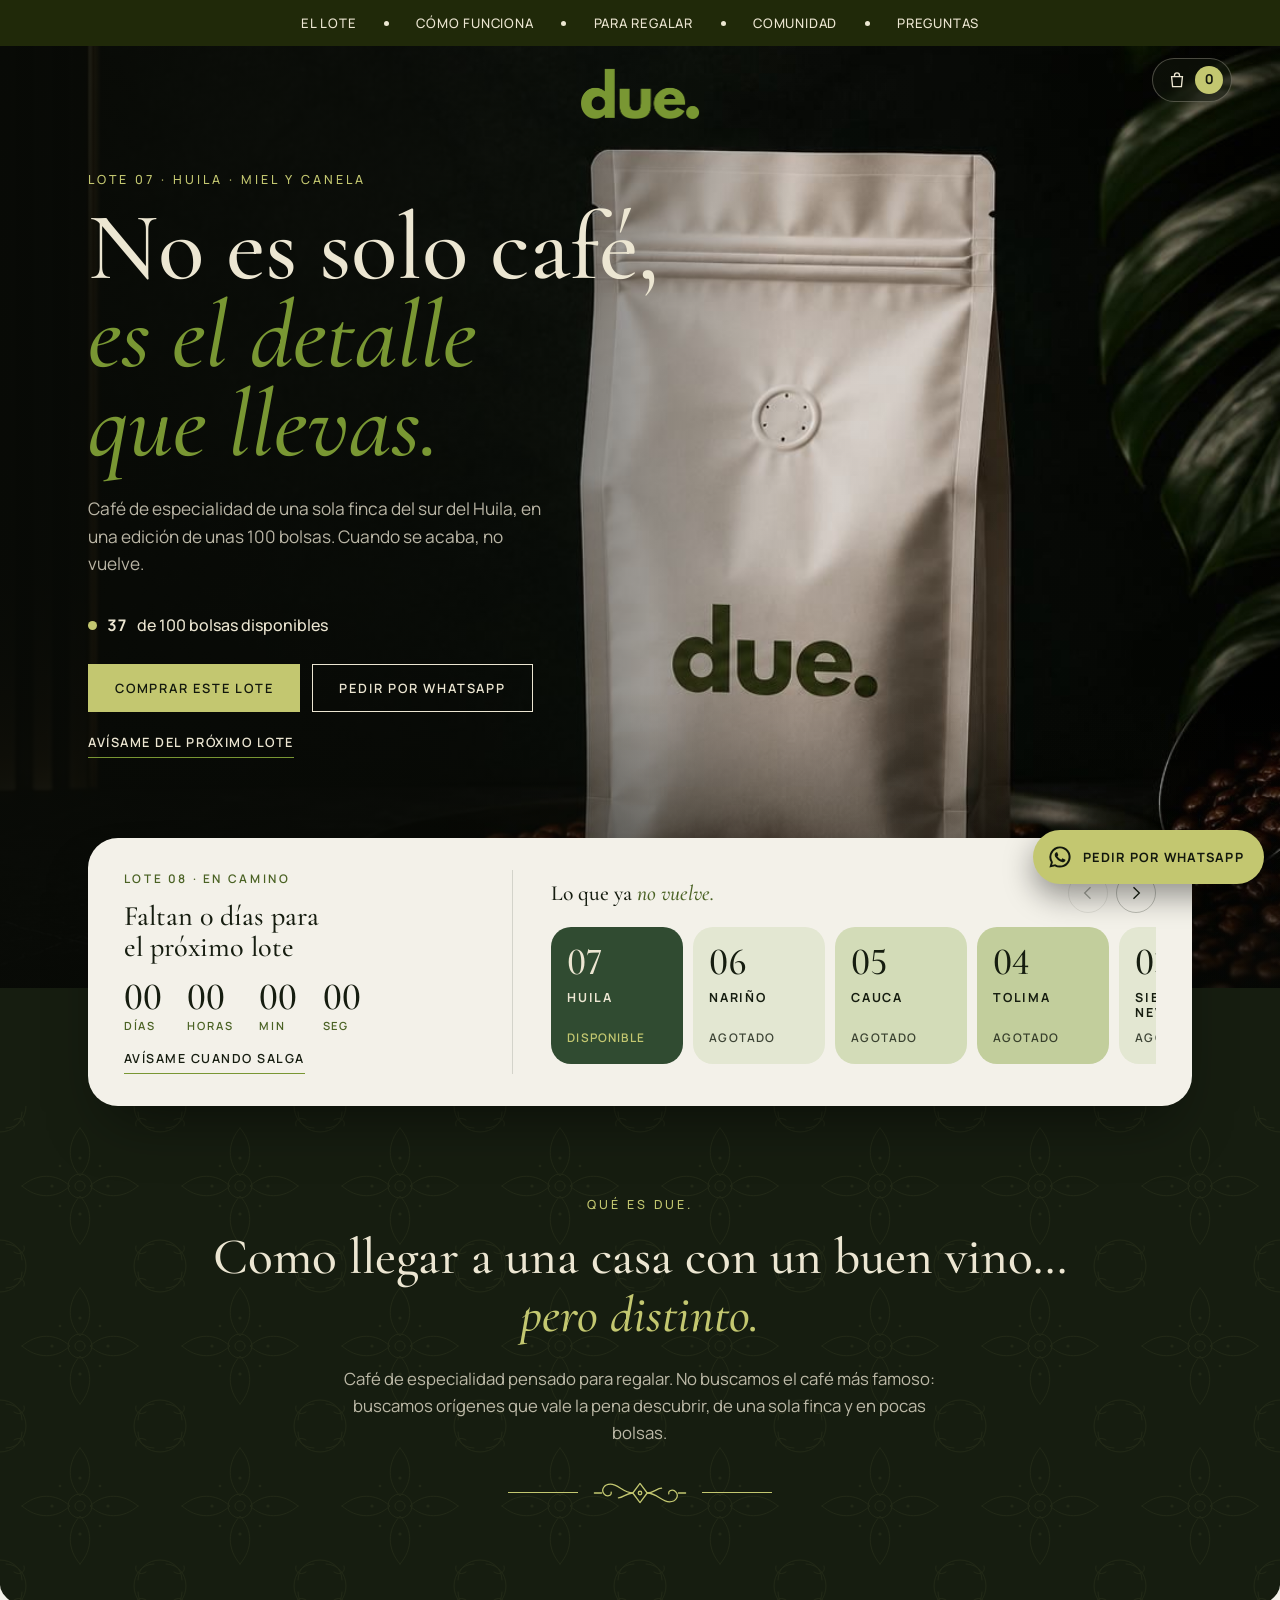
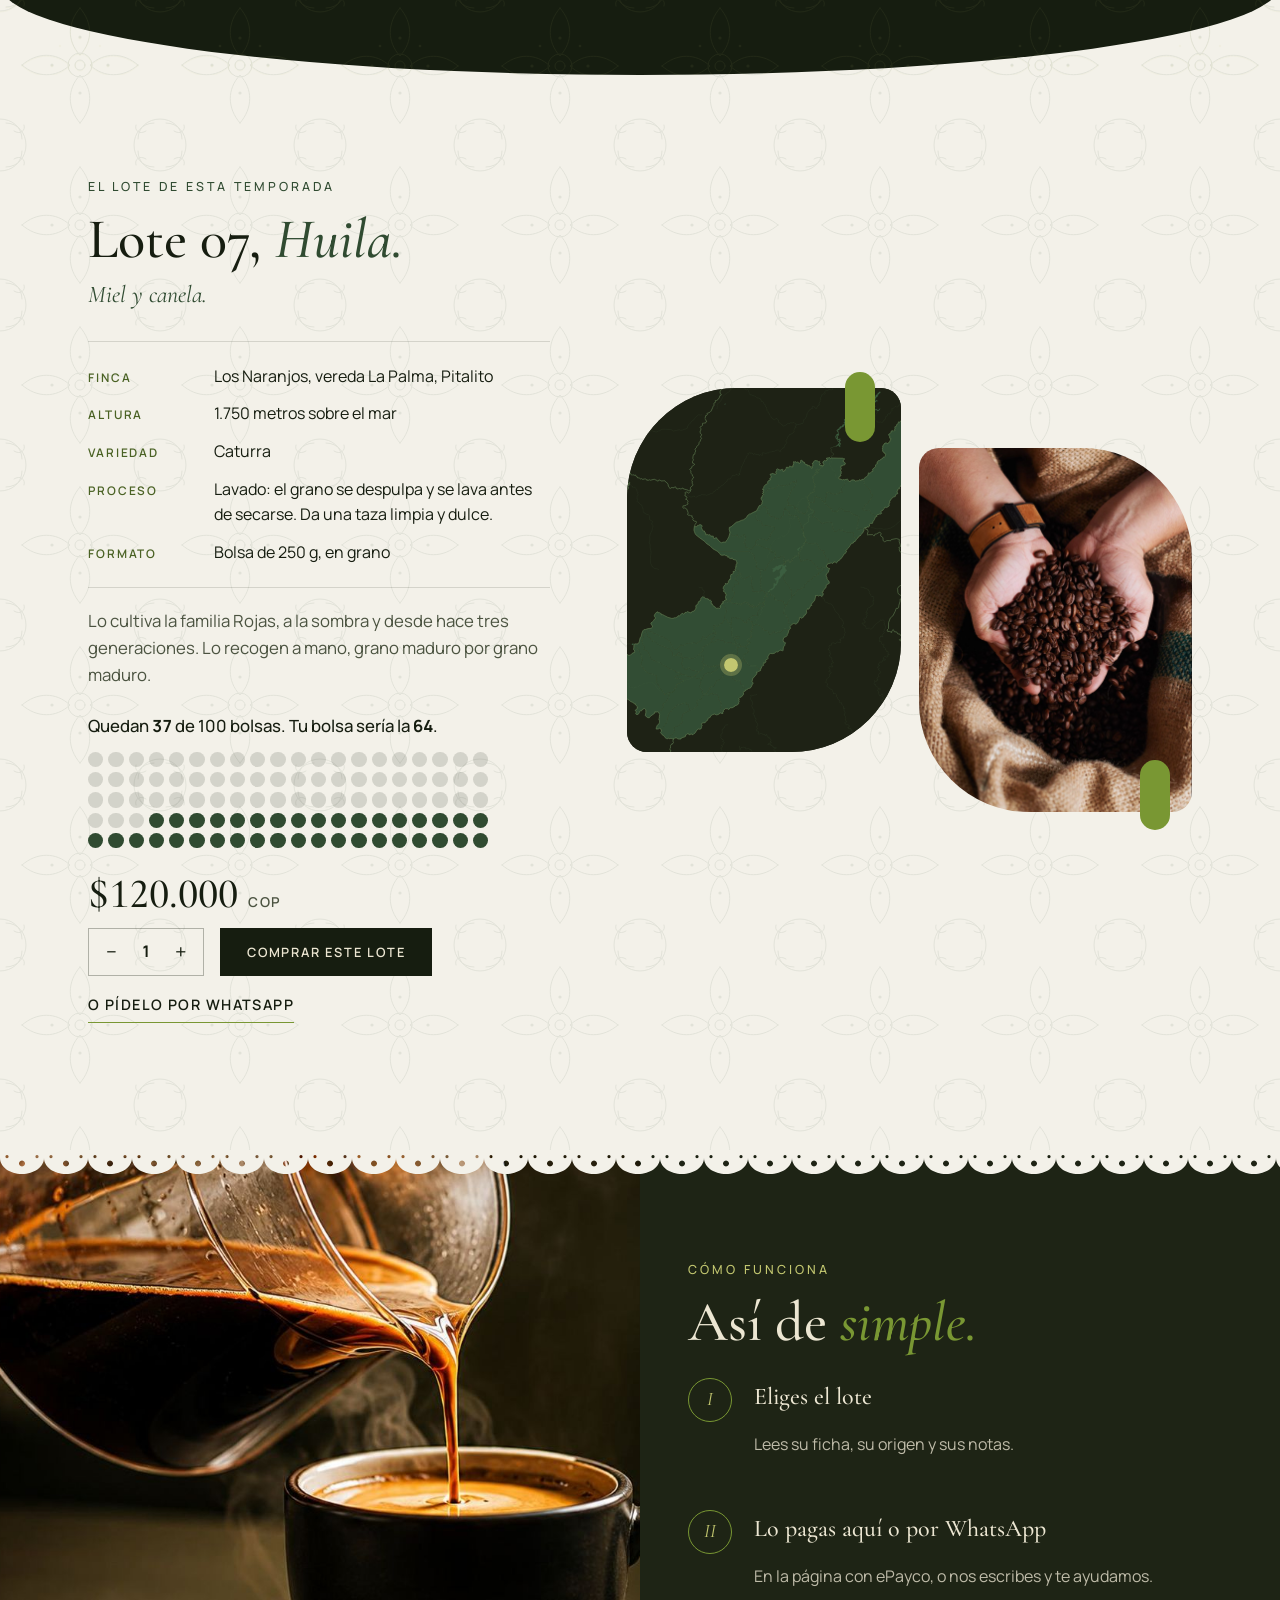
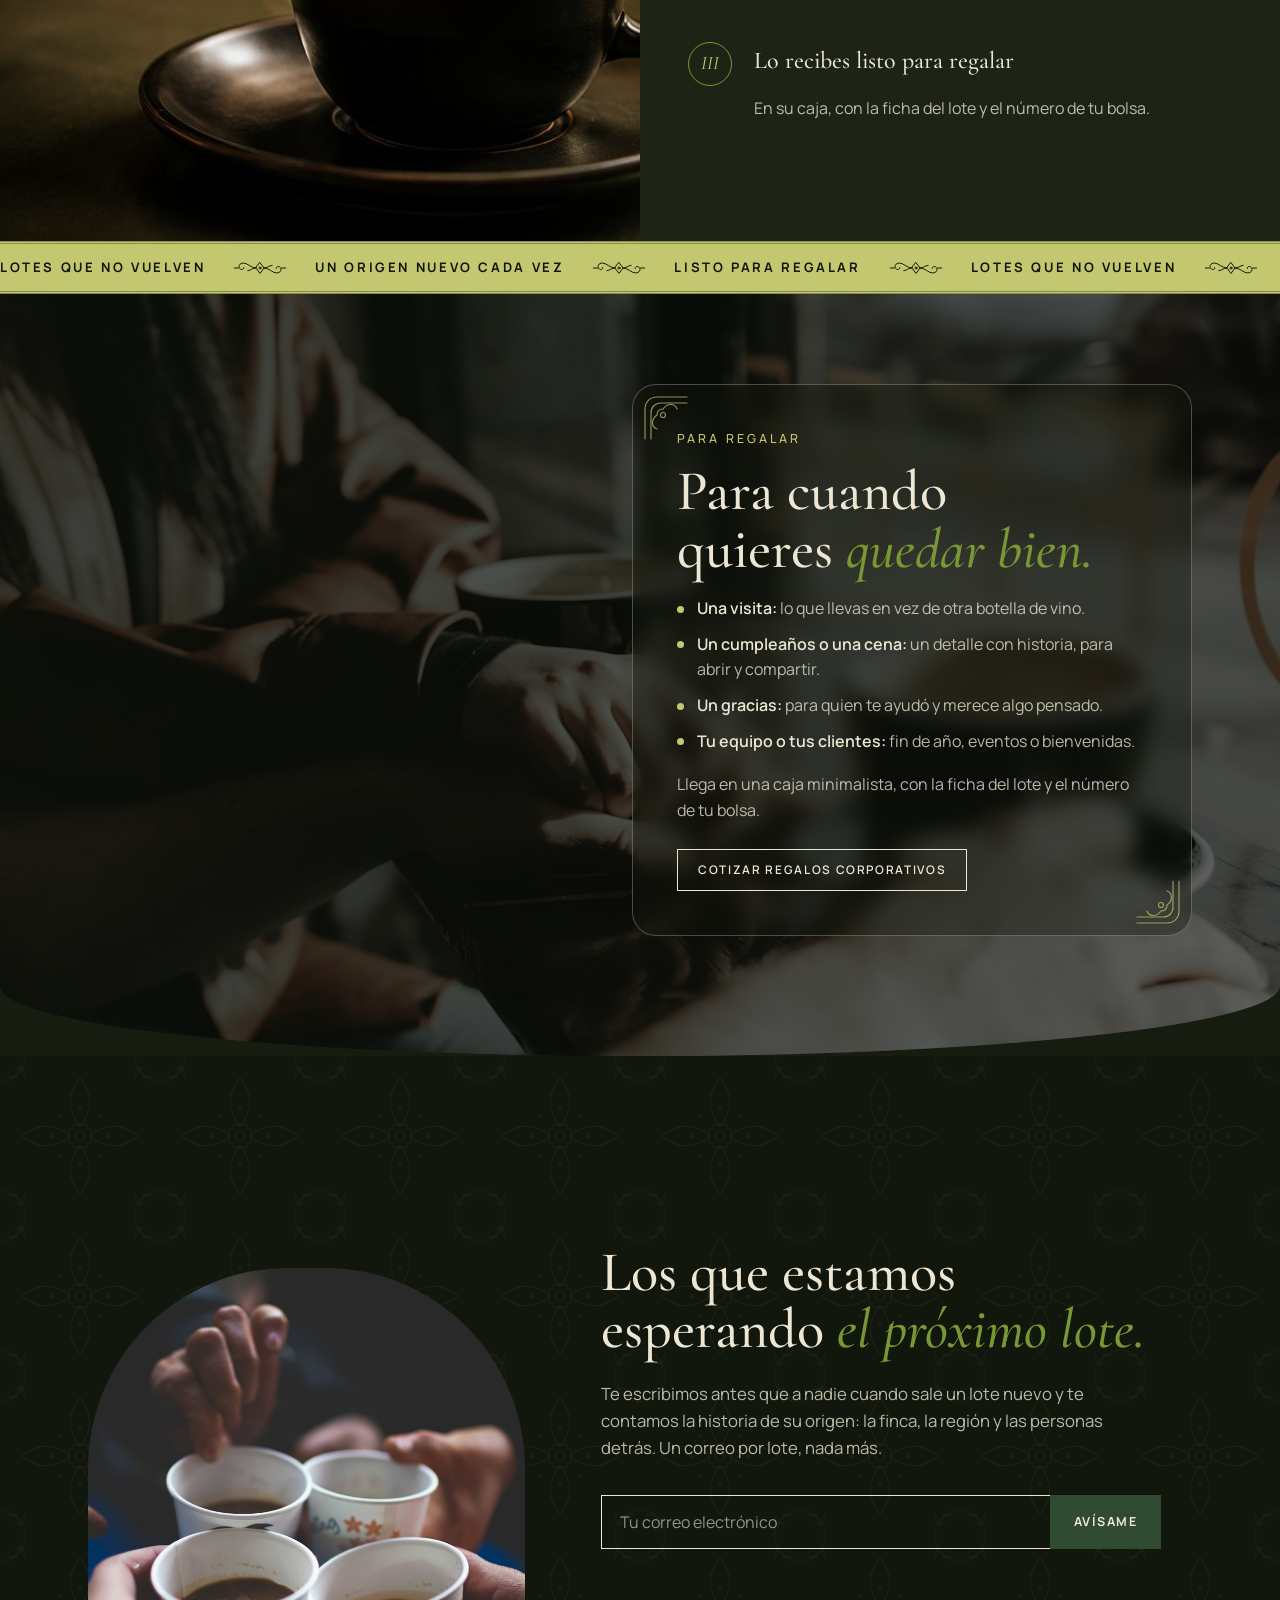
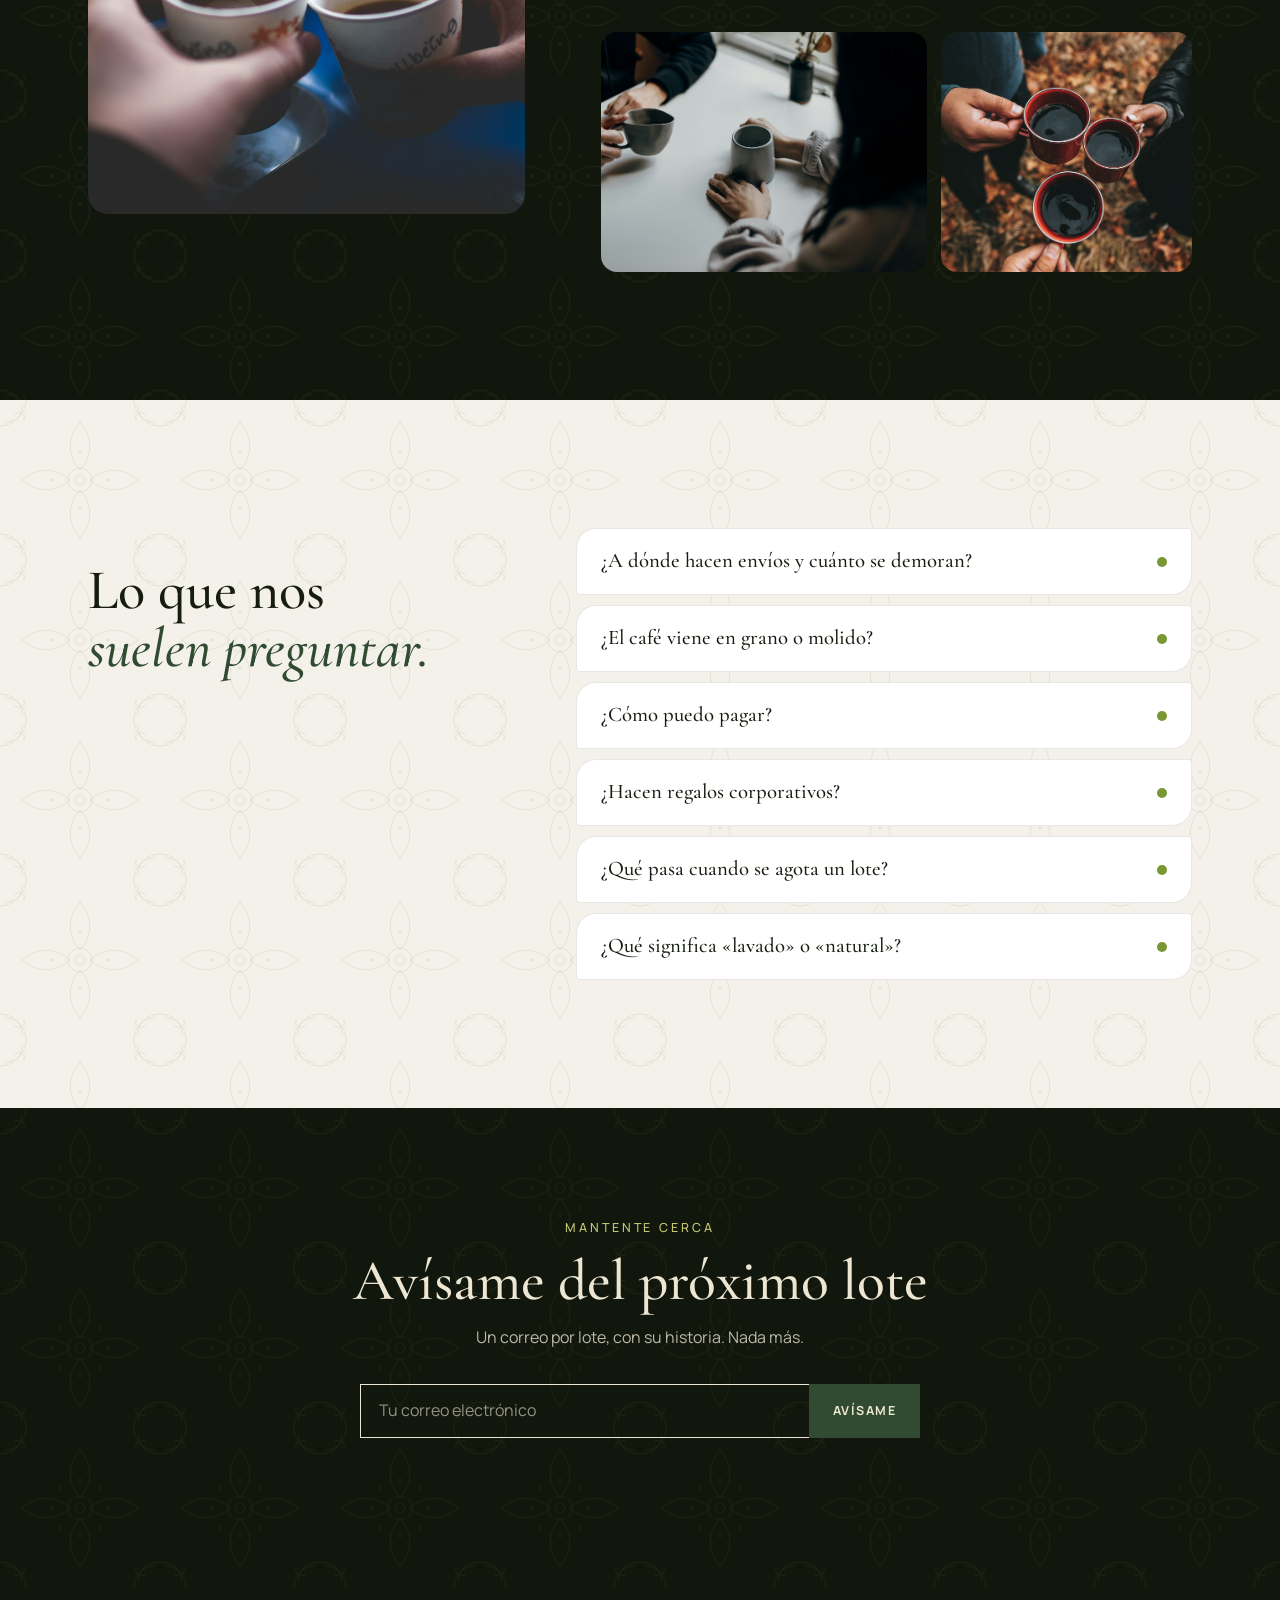
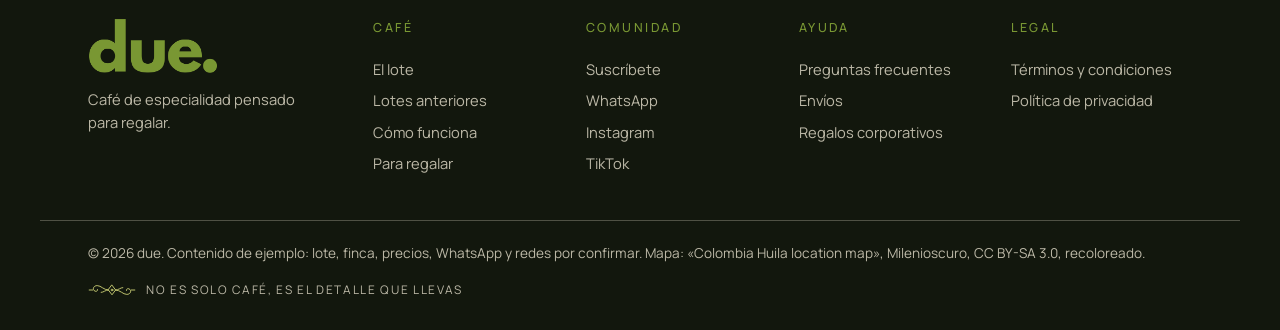
<file: index.html>
<!doctype html>
<html lang="es-CO">
<head>
  <meta charset="utf-8">
  <meta name="viewport" content="width=device-width, initial-scale=1, viewport-fit=cover">
  <title>due. — No es solo café, es el detalle que llevas</title>
  <meta name="description" content="due. es café de especialidad pensado para regalar: lotes de una sola finca, de unas 100 bolsas, que cuando se acaban no vuelven.">
  <meta name="theme-color" content="#202909">
  <link rel="icon" type="image/png" href="assets/logo-due-olive.png">
  <link rel="preconnect" href="https://fonts.googleapis.com">
  <link rel="preconnect" href="https://fonts.gstatic.com" crossorigin>
  <link href="https://fonts.googleapis.com/css2?family=Cormorant+Garamond:ital,wght@0,400;0,500;0,600;1,400;1,500&family=Manrope:wght@400;500;600;700&display=swap" rel="stylesheet">
  <link rel="preload" as="image" href="assets/club/bolsa-hero.jpg">
  <link rel="stylesheet" href="css/lace.css">
  <link rel="stylesheet" href="css/a.css">
  <link rel="stylesheet" href="css/a-brief.css">
</head>
<body>
  <svg width="0" height="0" style="position:absolute" aria-hidden="true">
    <symbol id="floron" viewBox="0 0 120 40">
      <path d="M60 8l9 12-9 12-9-12Z"/>
      <path d="M51 20C39 20 33 9 23 9c-8 0-12 7-8 12 3 4 10 3 9-2M69 20c12 0 18 11 28 11 8 0 12-7 8-12-3-4-10-3-9 2"/>
      <path d="M51 20c-8 0-12 6-18 6M69 20c8 0 12-6 18-6M3 20h9M108 20h9"/>
      <circle cx="60" cy="20" r="2.2"/>
    </symbol>
  </svg>

  <a class="skip" href="#principal">Saltar al contenido</a>

  <header class="top">
    <nav class="top__bar" aria-label="Principal">
      <a href="#lote">El lote</a>
      <a href="#como">Cómo funciona</a>
      <a href="#regalar">Para regalar</a>
      <a href="#comunidad">Comunidad</a>
      <a href="#preguntas">Preguntas</a>
    </nav>
    <a href="#principal" class="top__logo" aria-label="due., inicio"><img src="assets/logo-due-lima.png" alt="" width="120" height="52"></a>
    <button class="cart-btn" type="button" data-cart-open aria-label="Abrir tu bolsa, 0 productos">
      <svg viewBox="0 0 24 24" aria-hidden="true"><path d="M5.5 8h13l-1.2 12H6.7L5.5 8Z"/><path d="M9 8V6.5a3 3 0 0 1 6 0V8"/></svg>
      <span data-cart-count>0</span>
    </button>
  </header>

  <main id="principal">

    <!-- 1. Hero: el lote actual como protagonista -->
    <section class="hero" aria-labelledby="hero-t">
      <img class="hero__img" src="assets/club/bolsa-hero.jpg" alt="Bolsa de café due. del lote 07 sobre una bandeja con granos" fetchpriority="high">
      <div class="hero__veil" aria-hidden="true"></div>
      <div class="wrap hero__inner">
        <p class="kicker">Lote 07 · Huila · Miel y canela</p>
        <h1 class="hero__t" id="hero-t">No es solo café, <em>es el detalle<br>que llevas.</em></h1>
        <p class="hero__p">Café de especialidad de una sola finca del sur del Huila, en una edición de unas 100 bolsas. Cuando se acaba, no vuelve.</p>
        <p class="stock"><span class="stock__dot" aria-hidden="true"></span><b data-left>37</b> de 100 bolsas disponibles</p>
        <div class="hero__actions">
          <button type="button" class="btn btn--fill" data-add>Comprar este lote</button>
          <a class="btn btn--line" data-wa="Hola, quiero el lote 07 de Huila" href="https://wa.me/573000000000" target="_blank" rel="noopener">Pedir por WhatsApp</a>
        </div>
        <a class="hero__notify" href="#comunidad">Avísame del próximo lote</a>
      </div>
    </section>

    <!-- 2. Archivo de lotes: recuadro flotante entre el inicio y el concepto -->
    <section class="lots-float" id="archivo" aria-labelledby="archive-t">
      <div class="wrap">
        <div class="float-card">
          <div class="float-card__next">
            <p class="float-card__kicker">Lote 08 · En camino</p>
            <h2 class="float-card__t" id="archive-t">Faltan <span data-days-text>17 días</span> para el próximo lote</h2>
            <div class="countdown countdown--float" data-countdown="2026-11-28T10:00:00-05:00" aria-label="Cuenta atrás para el lote 08">
              <div><b data-cd="d">00</b><span>días</span></div>
              <div><b data-cd="h">00</b><span>horas</span></div>
              <div><b data-cd="m">00</b><span>min</span></div>
              <div><b data-cd="s">00</b><span>seg</span></div>
            </div>
            <a href="#comunidad" class="float-card__link">Avísame cuando salga</a>
          </div>
          <div class="float-card__lots">
            <div class="float-card__bar">
              <p>Lo que ya <em>no vuelve.</em></p>
              <div class="rail-ctrl">
                <button type="button" class="rail-btn" data-rail="-1" aria-label="Lotes anteriores"><svg viewBox="0 0 24 24" aria-hidden="true"><path d="M15 5l-7 7 7 7"/></svg></button>
                <button type="button" class="rail-btn" data-rail="1" aria-label="Más lotes"><svg viewBox="0 0 24 24" aria-hidden="true"><path d="M9 5l7 7-7 7"/></svg></button>
              </div>
            </div>
            <div class="tiles" data-rail-track tabindex="0" aria-label="Lote actual y lotes anteriores">
              <a class="tile tile--now" href="#lote"><span class="tile__n">07</span><span class="tile__name">Huila</span><span class="tile__state">Disponible</span></a>
              <article class="tile tile--a"><span class="tile__n">06</span><span class="tile__name">Nariño</span><span class="tile__state">Agotado</span></article>
              <article class="tile tile--b"><span class="tile__n">05</span><span class="tile__name">Cauca</span><span class="tile__state">Agotado</span></article>
              <article class="tile tile--c"><span class="tile__n">04</span><span class="tile__name">Tolima</span><span class="tile__state">Agotado</span></article>
              <article class="tile tile--a"><span class="tile__n">03</span><span class="tile__name">Sierra Nevada</span><span class="tile__state">Agotado</span></article>
              <article class="tile tile--b"><span class="tile__n">02</span><span class="tile__name">Santander</span><span class="tile__state">Agotado</span></article>
            </div>
          </div>
        </div>
      </div>
    </section>

    <!-- 3. Concepto -->
    <section class="pact lace-bg" aria-labelledby="pact-t">
      <p class="kicker kicker--center">Qué es due.</p>
      <h2 class="pact__t" id="pact-t">Como llegar a una casa con un buen vino… <em>pero distinto.</em></h2>
      <p class="pact__p">Café de especialidad pensado para regalar. No buscamos el café más famoso: buscamos orígenes que vale la pena descubrir, de una sola finca y en pocas bolsas.</p>
      <div class="ornament" aria-hidden="true"><span></span><svg class="floron" viewBox="0 0 120 40"><use href="#floron"/></svg><span></span></div>
    </section>

    <!-- 4. Lote actual: la ficha -->
    <section class="lot lace-bg lace-bg--light lace-edge" id="lote" aria-labelledby="lot-t">
      <div class="wrap lot__inner">
        <div class="lot__copy">
          <p class="kicker kicker--dark">El lote de esta temporada</p>
          <h2 class="h2 h2--dark" id="lot-t">Lote 07, <em>Huila.</em></h2>
          <p class="lot__notes">Miel y canela.</p>
          <dl class="ficha">
            <div><dt>Finca</dt><dd>Los Naranjos, vereda La Palma, Pitalito</dd></div>
            <div><dt>Altura</dt><dd>1.750 metros sobre el mar</dd></div>
            <div><dt>Variedad</dt><dd>Caturra</dd></div>
            <div><dt>Proceso</dt><dd>Lavado: el grano se despulpa y se lava antes de secarse. Da una taza limpia y dulce.</dd></div>
            <div><dt>Formato</dt><dd>Bolsa de 250 g, en grano</dd></div>
          </dl>
          <p class="lot__story">Lo cultiva la familia Rojas, a la sombra y desde hace tres generaciones. Lo recogen a mano, grano maduro por grano maduro.</p>
          <div class="count">
            <p>Quedan <b data-left>37</b> de 100 bolsas. Tu bolsa sería la <b>64</b>.</p>
            <div class="count__dots" data-dots aria-hidden="true"></div>
          </div>
          <div class="buy">
            <p class="buy__price">$120.000 <span>COP</span></p>
            <div class="qty" role="group" aria-label="Cantidad">
              <button type="button" data-qty="-1" aria-label="Quitar una bolsa">−</button>
              <output data-qty-val aria-live="polite">1</output>
              <button type="button" data-qty="1" aria-label="Agregar una bolsa">+</button>
            </div>
            <button type="button" class="btn btn--dark" data-add>Comprar este lote</button>
          </div>
          <a class="link" data-wa="Hola, quiero el lote 07 de Huila" href="https://wa.me/573000000000" target="_blank" rel="noopener">O pídelo por WhatsApp</a>
        </div>
        <div class="lot__arches">
          <figure class="arch arch--a arch--map"><img src="assets/origen/mapa-huila.svg" alt="Mapa del Huila con la ubicación aproximada de Pitalito" loading="lazy"><span class="map-pin" aria-hidden="true"></span><i class="pill pill--top" aria-hidden="true"></i></figure>
          <figure class="arch arch--b"><img src="assets/club/manos-granos.jpg" alt="Manos sosteniendo granos de café tostado" loading="lazy"><i class="pill pill--bottom" aria-hidden="true"></i></figure>
        </div>
      </div>
    </section>

    <!-- 5. Cómo funciona -->
    <section class="ritual" id="como" aria-labelledby="ritual-t">
      <figure class="ritual__img"><img src="assets/club/vertido.jpg" alt="Café filtrado vertido en una taza negra" loading="lazy"></figure>
      <div class="ritual__copy">
        <p class="kicker">Cómo funciona</p>
        <h2 class="h2" id="ritual-t">Así de <em>simple.</em></h2>
        <ol class="steps">
          <li><span>I</span><div><h3>Eliges el lote</h3><p>Lees su ficha, su origen y sus notas.</p></div></li>
          <li><span>II</span><div><h3>Lo pagas aquí o por WhatsApp</h3><p>En la página con ePayco, o nos escribes y te ayudamos.</p></div></li>
          <li><span>III</span><div><h3>Lo recibes listo para regalar</h3><p>En su caja, con la ficha del lote y el número de tu bolsa.</p></div></li>
        </ol>
      </div>
    </section>

    <div class="band" aria-hidden="true">
      <div class="band__track">
        <span>Lotes que no vuelven</span><svg class="floron" viewBox="0 0 120 40"><use href="#floron"/></svg><span>Un origen nuevo cada vez</span><svg class="floron" viewBox="0 0 120 40"><use href="#floron"/></svg><span>Listo para regalar</span><svg class="floron" viewBox="0 0 120 40"><use href="#floron"/></svg>
        <span>Lotes que no vuelven</span><svg class="floron" viewBox="0 0 120 40"><use href="#floron"/></svg><span>Un origen nuevo cada vez</span><svg class="floron" viewBox="0 0 120 40"><use href="#floron"/></svg><span>Listo para regalar</span><svg class="floron" viewBox="0 0 120 40"><use href="#floron"/></svg>
      </div>
    </div>

    <!-- 6. Para regalar -->
    <section class="origin" id="regalar" aria-labelledby="origin-t">
      <img class="origin__bg" src="assets/club/ventana.jpg" alt="" loading="lazy">
      <div class="wrap origin__inner">
        <div class="glass lace-corners">
          <p class="kicker">Para regalar</p>
          <h2 class="h2" id="origin-t">Para cuando quieres <em>quedar bien.</em></h2>
          <ul class="occasions">
            <li><b>Una visita:</b> lo que llevas en vez de otra botella de vino.</li>
            <li><b>Un cumpleaños o una cena:</b> un detalle con historia, para abrir y compartir.</li>
            <li><b>Un gracias:</b> para quien te ayudó y merece algo pensado.</li>
            <li><b>Tu equipo o tus clientes:</b> fin de año, eventos o bienvenidas.</li>
          </ul>
          <p>Llega en una caja minimalista, con la ficha del lote y el número de tu bolsa.</p>
          <a class="btn btn--line btn--sm" data-wa="Hola, quiero cotizar regalos corporativos de due." href="https://wa.me/573000000000" target="_blank" rel="noopener">Cotizar regalos corporativos</a>
        </div>
      </div>
    </section>

    <!-- 7. Comunidad -->
    <section class="society lace-bg" id="comunidad" aria-labelledby="soc-t">
      <div class="wrap society__inner">
        <figure class="society__portrait"><img src="assets/club/brindis.jpg" alt="Varias manos juntan vasos de café en un brindis" loading="lazy"></figure>
        <div class="society__copy">
          <p class="kicker">Comunidad</p>
          <h2 class="h2" id="soc-t">Los que estamos esperando <em>el próximo lote.</em></h2>
          <p>Te escribimos antes que a nadie cuando sale un lote nuevo y te contamos la historia de su origen: la finca, la región y las personas detrás. Un correo por lote, nada más.</p>
          <form class="news__form news__form--left" data-join novalidate>
            <label class="sr-only" for="mail-c">Tu correo electrónico</label>
            <input id="mail-c" type="email" placeholder="Tu correo electrónico" autocomplete="email" required>
            <button type="submit">Avísame</button>
          </form>
          <p class="news__msg news__msg--left" role="status" data-join-msg></p>
          <div class="society__pair">
            <figure><img src="assets/club/conversacion.jpg" alt="Dos personas conversan con sus tazas de café sobre la mesa" loading="lazy"></figure>
            <figure><img src="assets/club/tres-tazas.jpg" alt="Tres personas brindan con tazas de café" loading="lazy"></figure>
          </div>
        </div>
      </div>
    </section>

    <!-- 8. Preguntas frecuentes -->
    <section class="faq lace-bg lace-bg--light" id="preguntas" aria-labelledby="faq-t">
      <div class="wrap faq__inner">
        <div>
          <p class="kicker kicker--dark">Preguntas frecuentes</p>
          <h2 class="h2 h2--dark" id="faq-t">Lo que nos <em>suelen preguntar.</em></h2>
        </div>
        <div class="faq__list">
          <details><summary>¿A dónde hacen envíos y cuánto se demoran?</summary><p>Estamos definiendo la cobertura, los costos y los tiempos. Mientras tanto, escríbenos por WhatsApp y te contamos si llegamos a tu ciudad.</p></details>
          <details><summary>¿El café viene en grano o molido?</summary><p>En grano, para que conserve mejor su aroma. Si lo necesitas molido, pregúntanos por WhatsApp antes de pedirlo.</p></details>
          <details><summary>¿Cómo puedo pagar?</summary><p>En la página pagas con ePayco, que acepta tarjetas y otros medios de pago en Colombia. Si prefieres, pide por WhatsApp y te enviamos las opciones.</p></details>
          <details><summary>¿Hacen regalos corporativos?</summary><p>Sí: fin de año, eventos o bienvenidas de tu equipo. Escríbenos por WhatsApp con la cantidad y la fecha.</p></details>
          <details><summary>¿Qué pasa cuando se agota un lote?</summary><p>No vuelve. Pasa al archivo y preparamos el siguiente, de otro origen. Si te suscribes, te avisamos antes que a nadie.</p></details>
          <details><summary>¿Qué significa «lavado» o «natural»?</summary><p>Es cómo se seca el grano después de cosecharlo. Lavado: se le quita la pulpa con agua y la taza es limpia y brillante. Natural: se seca con la fruta y la taza es más dulce y frutal.</p></details>
        </div>
      </div>
    </section>

    <!-- Suscripción de cierre -->
    <section class="news lace-bg" id="contacto" aria-labelledby="news-t">
      <p class="kicker kicker--center">Mantente cerca</p>
      <h2 class="h2 news__t" id="news-t">Avísame del próximo lote</h2>
      <p class="news__p">Un correo por lote, con su historia. Nada más.</p>
      <form class="news__form" data-join novalidate>
        <label class="sr-only" for="mail-a">Tu correo electrónico</label>
        <input id="mail-a" type="email" placeholder="Tu correo electrónico" autocomplete="email" required>
        <button type="submit">Avísame</button>
      </form>
      <p class="news__msg" role="status" data-join-msg></p>
    </section>
  </main>

  <footer class="foot">
    <div class="wrap foot__inner">
      <div class="foot__brand">
        <img src="assets/logo-due-lima.png" alt="due." width="130" height="56">
        <p>Café de especialidad pensado para regalar.</p>
      </div>
      <div><h3>Café</h3><a href="#lote">El lote</a><a href="#archivo">Lotes anteriores</a><a href="#como">Cómo funciona</a><a href="#regalar">Para regalar</a></div>
      <div><h3>Comunidad</h3><a href="#comunidad">Suscríbete</a><a data-wa="Hola, tengo una pregunta sobre due." href="https://wa.me/573000000000" target="_blank" rel="noopener">WhatsApp</a><a href="https://instagram.com/" target="_blank" rel="noopener">Instagram</a><a href="https://tiktok.com/" target="_blank" rel="noopener">TikTok</a></div>
      <div><h3>Ayuda</h3><a href="#preguntas">Preguntas frecuentes</a><a href="#preguntas">Envíos</a><a href="#regalar">Regalos corporativos</a></div>
      <div><h3>Legal</h3><a href="#">Términos y condiciones</a><a href="#">Política de privacidad</a></div>
    </div>
    <div class="wrap foot__base">
      <p>© 2026 due. Contenido de ejemplo: lote, finca, precios, WhatsApp y redes por confirmar. Mapa: «Colombia Huila location map», Milenioscuro, CC BY-SA 3.0, recoloreado.</p>
      <p class="foot__sign"><svg class="floron" viewBox="0 0 120 40" aria-hidden="true"><use href="#floron"/></svg> No es solo café, es el detalle que llevas</p>
    </div>
  </footer>

  <!-- WhatsApp siempre visible -->
  <a class="wa-float" data-wa="Hola, quiero el lote 07 de Huila" href="https://wa.me/573000000000" target="_blank" rel="noopener" aria-label="Pedir por WhatsApp">
    <svg viewBox="0 0 32 32" aria-hidden="true"><path d="M16 3a13 13 0 0 0-11.2 19.6L3 29l6.6-1.7A13 13 0 1 0 16 3Zm0 23.6a10.6 10.6 0 0 1-5.4-1.5l-.4-.2-3.9 1 1-3.8-.3-.4A10.6 10.6 0 1 1 16 26.6Zm5.8-7.9c-.3-.2-1.9-.9-2.2-1s-.5-.2-.7.2-.8 1-1 1.2-.4.2-.7.1a8.7 8.7 0 0 1-4.3-3.8c-.3-.6.3-.5.9-1.7.1-.2 0-.4 0-.5l-1-2.4c-.3-.6-.5-.5-.7-.5h-.6a1.2 1.2 0 0 0-.9.4 3.6 3.6 0 0 0-1.1 2.7 6.4 6.4 0 0 0 1.3 3.3 14.3 14.3 0 0 0 5.6 4.9c2 .9 2.8.9 3.8.8a3.3 3.3 0 0 0 2.2-1.5 2.7 2.7 0 0 0 .2-1.5c-.1-.1-.3-.2-.6-.3Z"/></svg>
    <span>Pedir por WhatsApp</span>
  </a>

  <!-- La bolsa de compra -->
  <div class="cart" data-cart hidden>
    <div class="cart__scrim" data-cart-close></div>
    <aside class="cart__panel" role="dialog" aria-modal="true" aria-labelledby="cart-t">
      <div class="cart__head">
        <h2 id="cart-t">Tu bolsa</h2>
        <button type="button" class="cart__x" data-cart-close aria-label="Cerrar tu bolsa"><svg viewBox="0 0 24 24" aria-hidden="true"><path d="M6 6l12 12M18 6 6 18"/></svg></button>
      </div>
      <div class="cart__empty" data-cart-empty>
        <p>Tu bolsa está vacía.</p>
        <button type="button" class="btn btn--dark" data-add>Agregar el lote 07</button>
      </div>
      <div class="cart__item" data-cart-item hidden>
        <img src="assets/landing/due-bag.png" alt="" width="650" height="1130">
        <div>
          <p class="cart__name">Lote 07, Huila</p>
          <p class="cart__meta">Miel y canela · 250 g en grano</p>
          <div class="qty qty--sm" role="group" aria-label="Cantidad en tu bolsa">
            <button type="button" data-cart-qty="-1" aria-label="Quitar una bolsa">−</button>
            <output data-cart-qty-val>1</output>
            <button type="button" data-cart-qty="1" aria-label="Agregar una bolsa">+</button>
          </div>
        </div>
        <p class="cart__line" data-cart-line>$120.000</p>
      </div>
      <div class="cart__foot" data-cart-foot hidden>
        <p class="cart__total"><span>Total</span><b data-cart-total>$120.000</b></p>
        <p class="cart__note">El envío se calcula al pagar.</p>
        <button type="button" class="btn btn--dark btn--block" data-checkout>Pagar con ePayco</button>
        <a class="btn btn--outline-dark btn--block" data-cart-wa href="https://wa.me/573000000000" target="_blank" rel="noopener">Prefiero pedir por WhatsApp</a>
        <p class="cart__msg" role="status" data-checkout-msg></p>
      </div>
    </aside>
  </div>

  <script src="js/a-brief.js"></script>
</body>
</html>
</file>
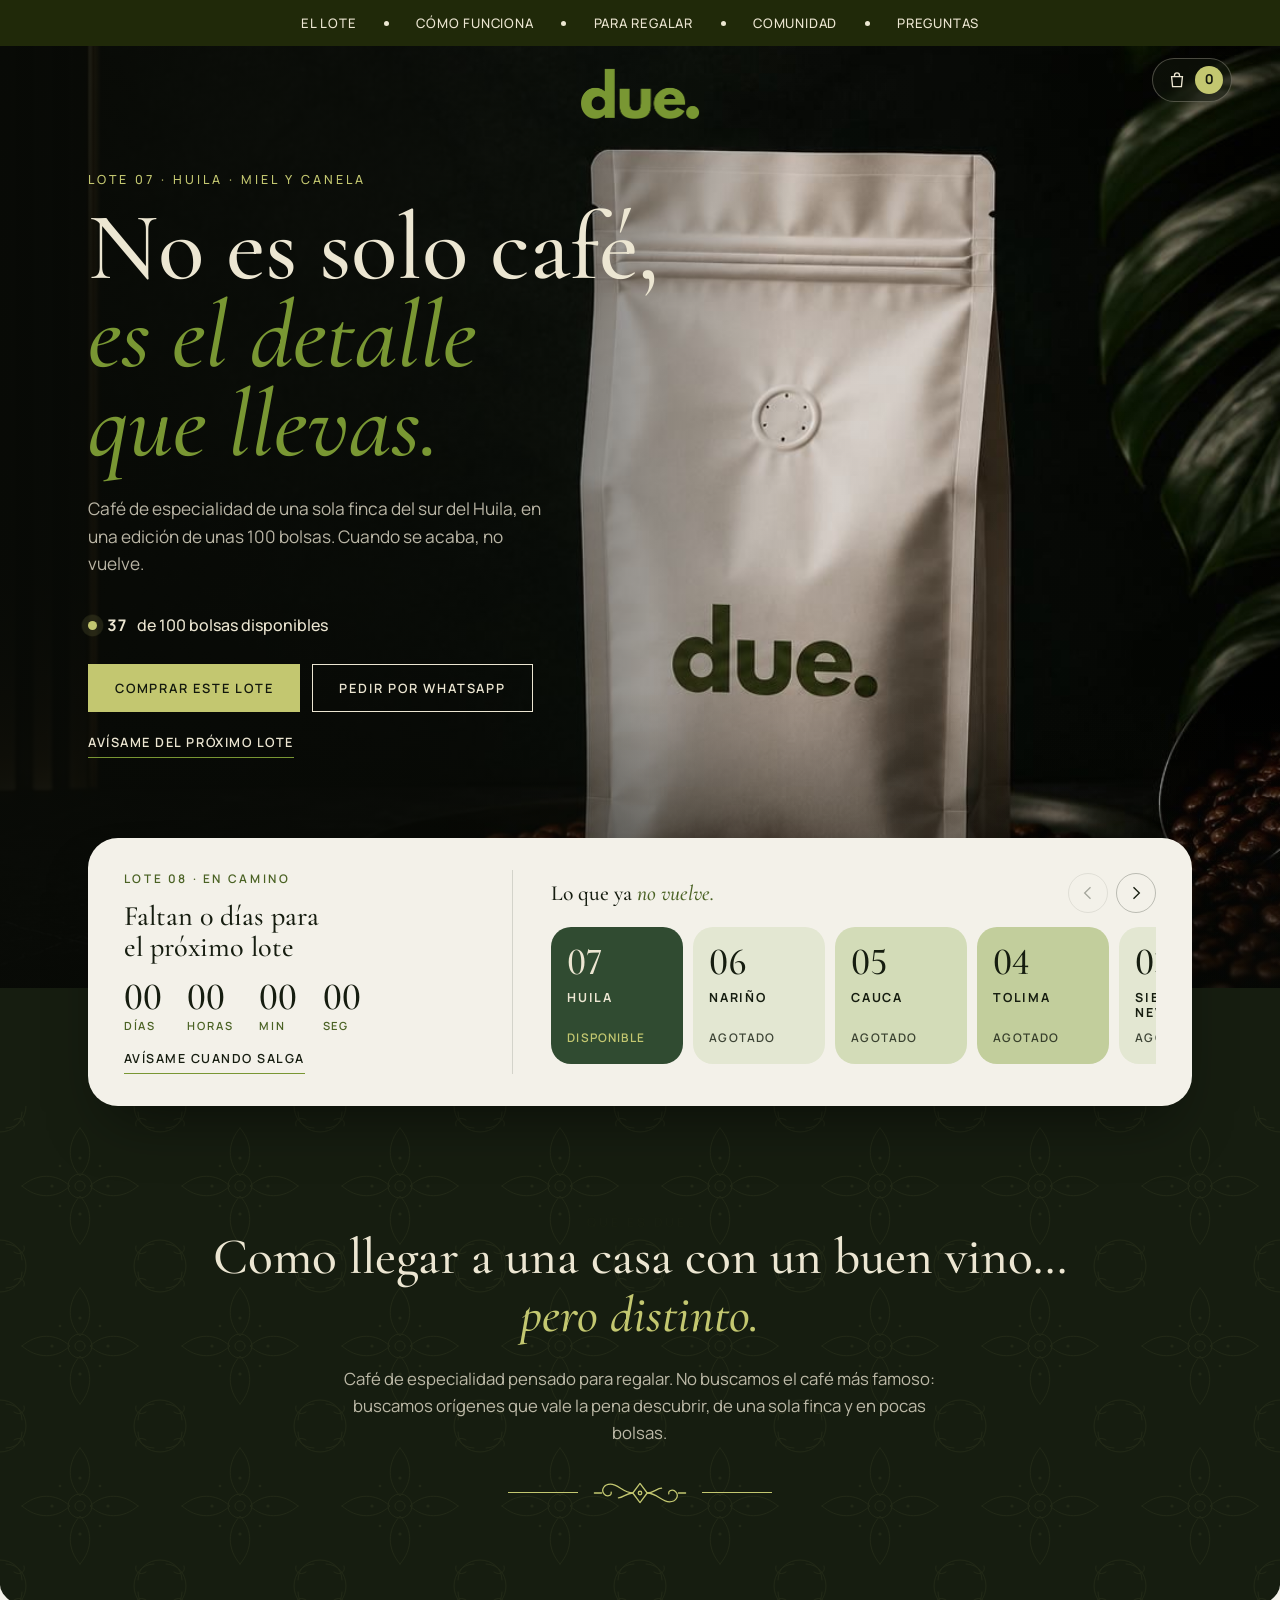
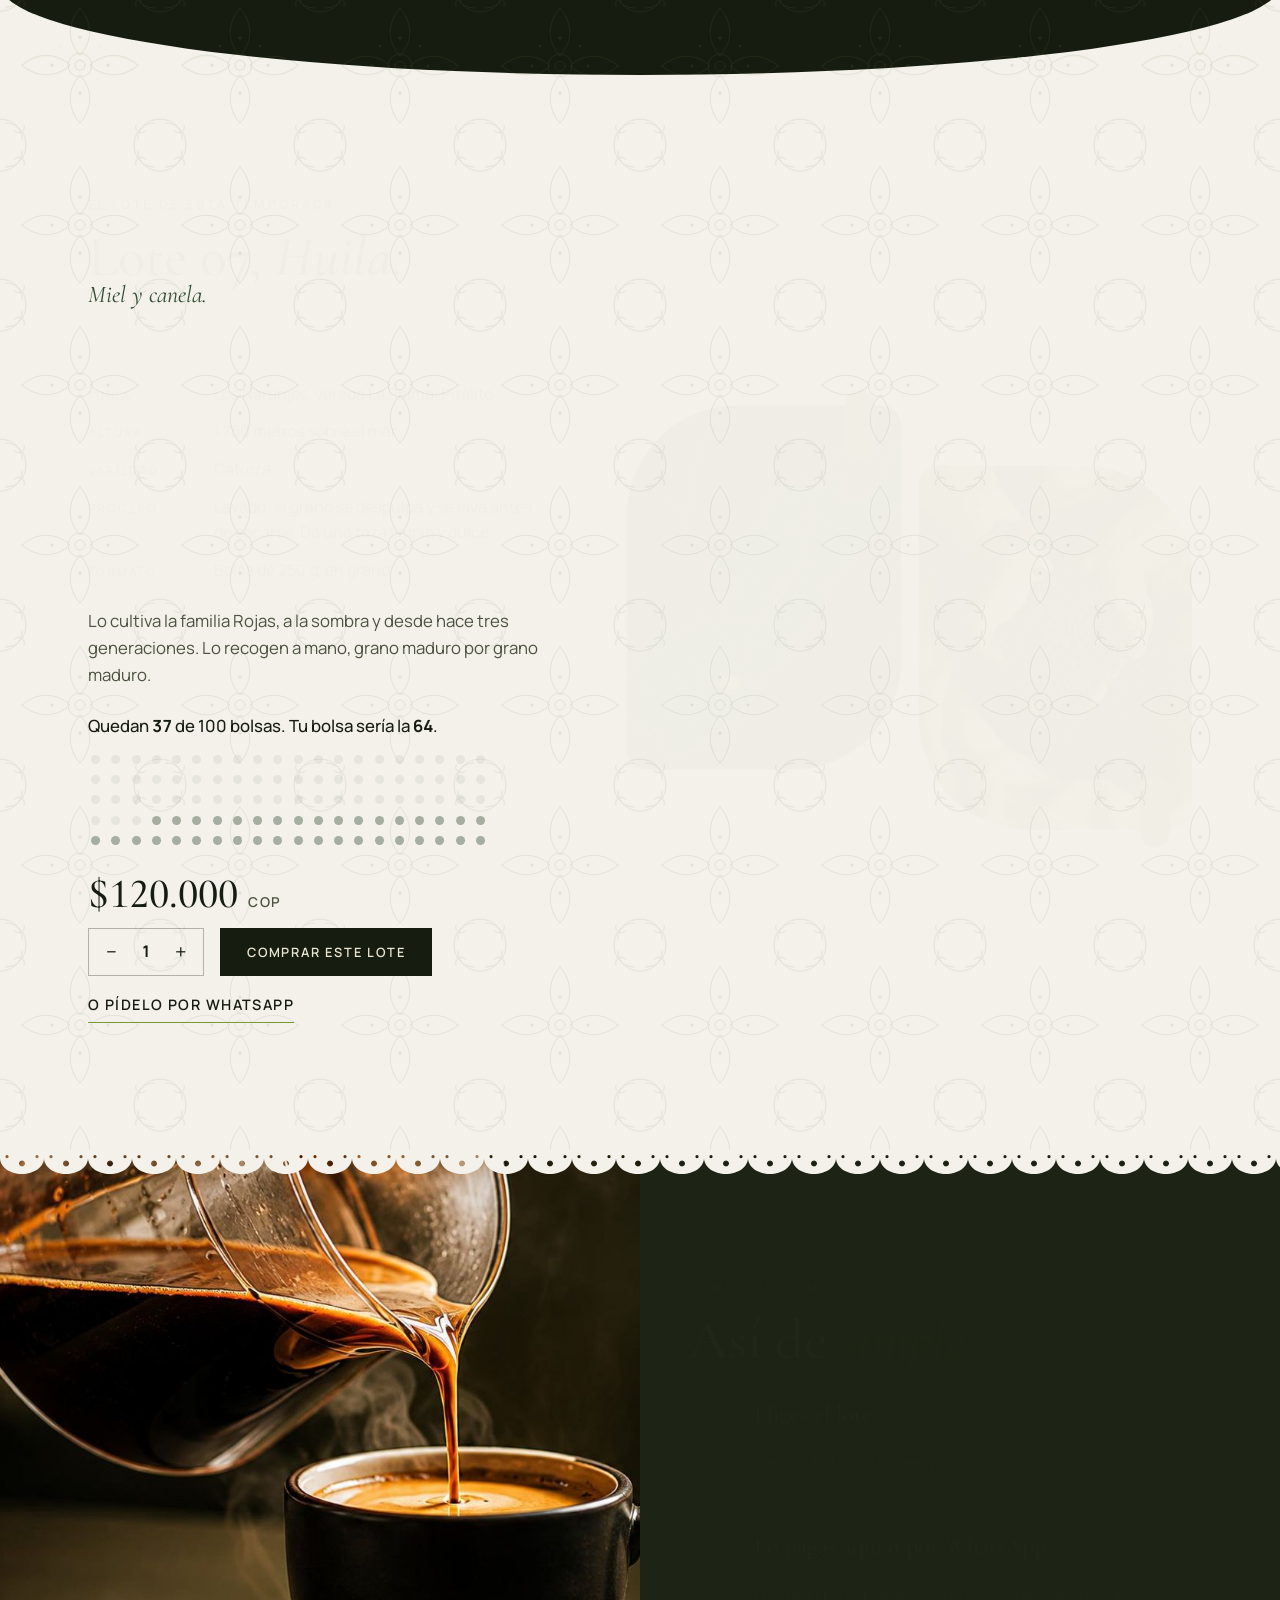
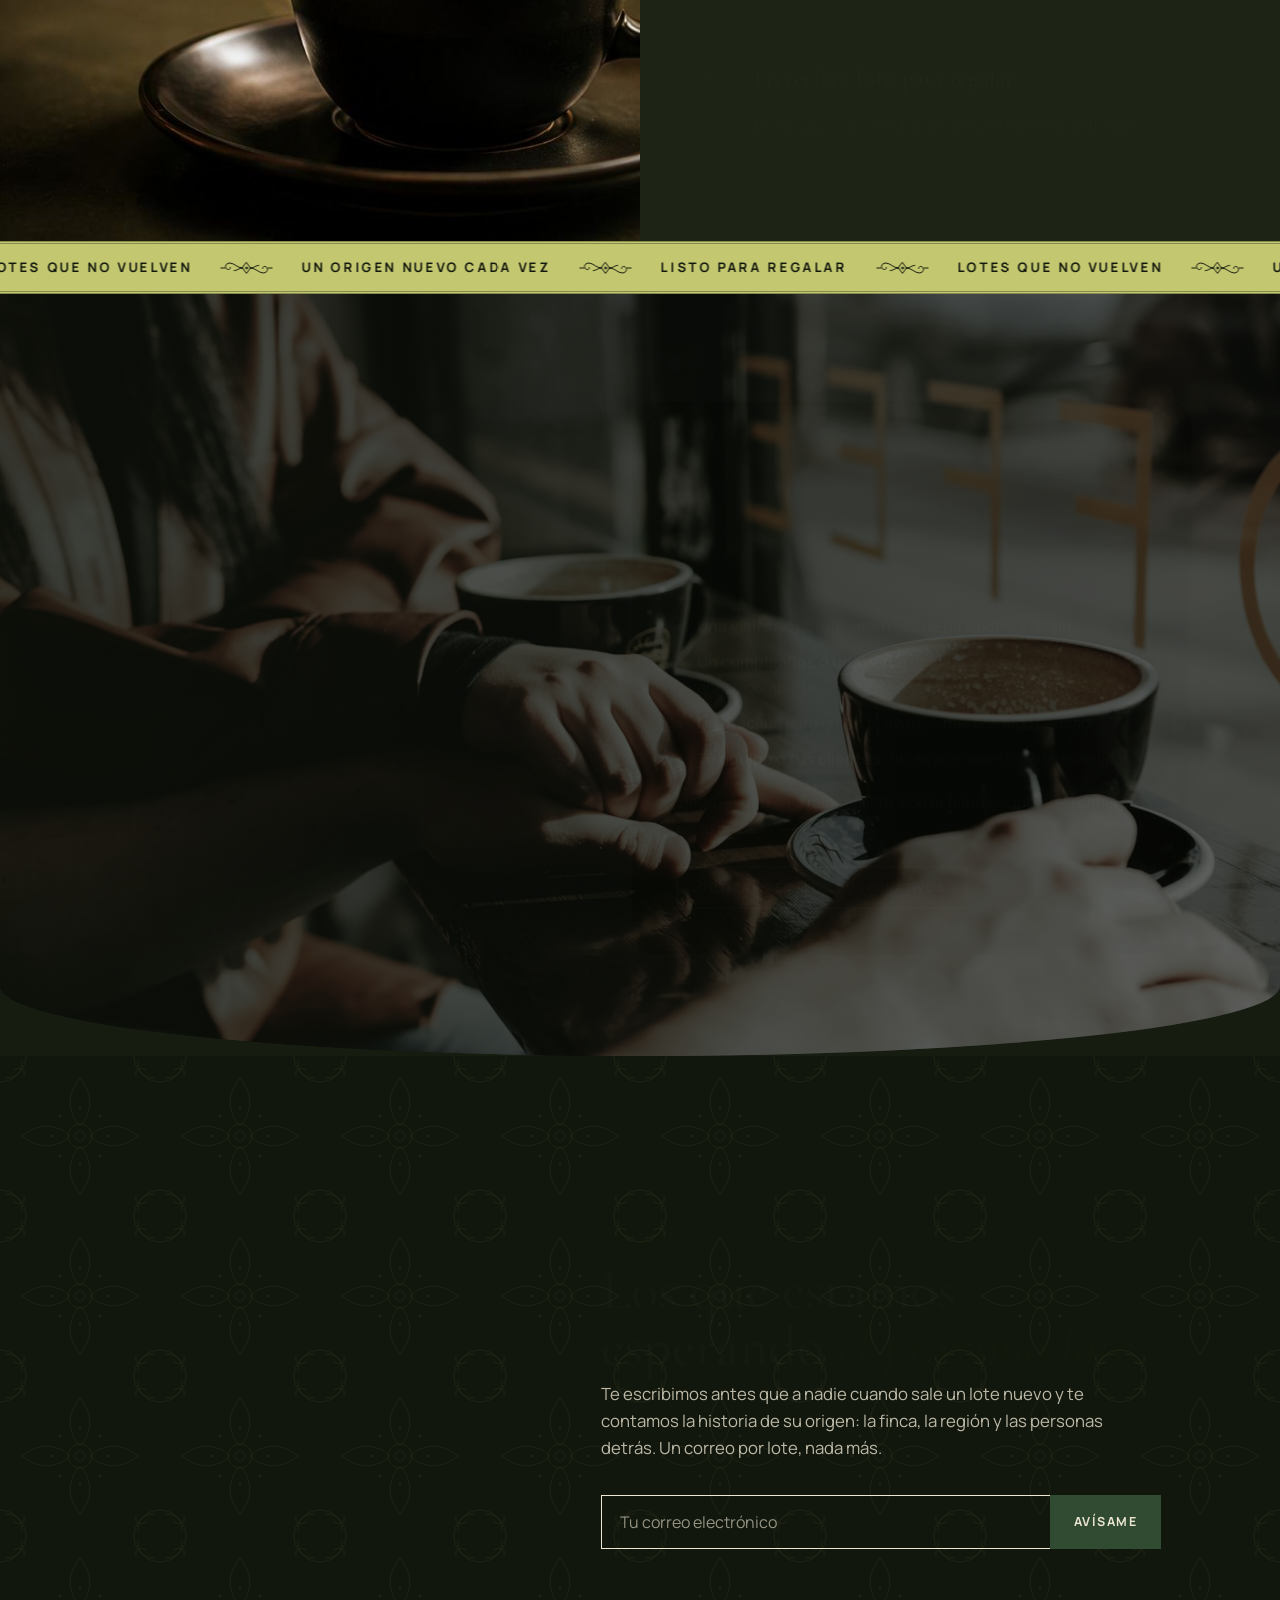
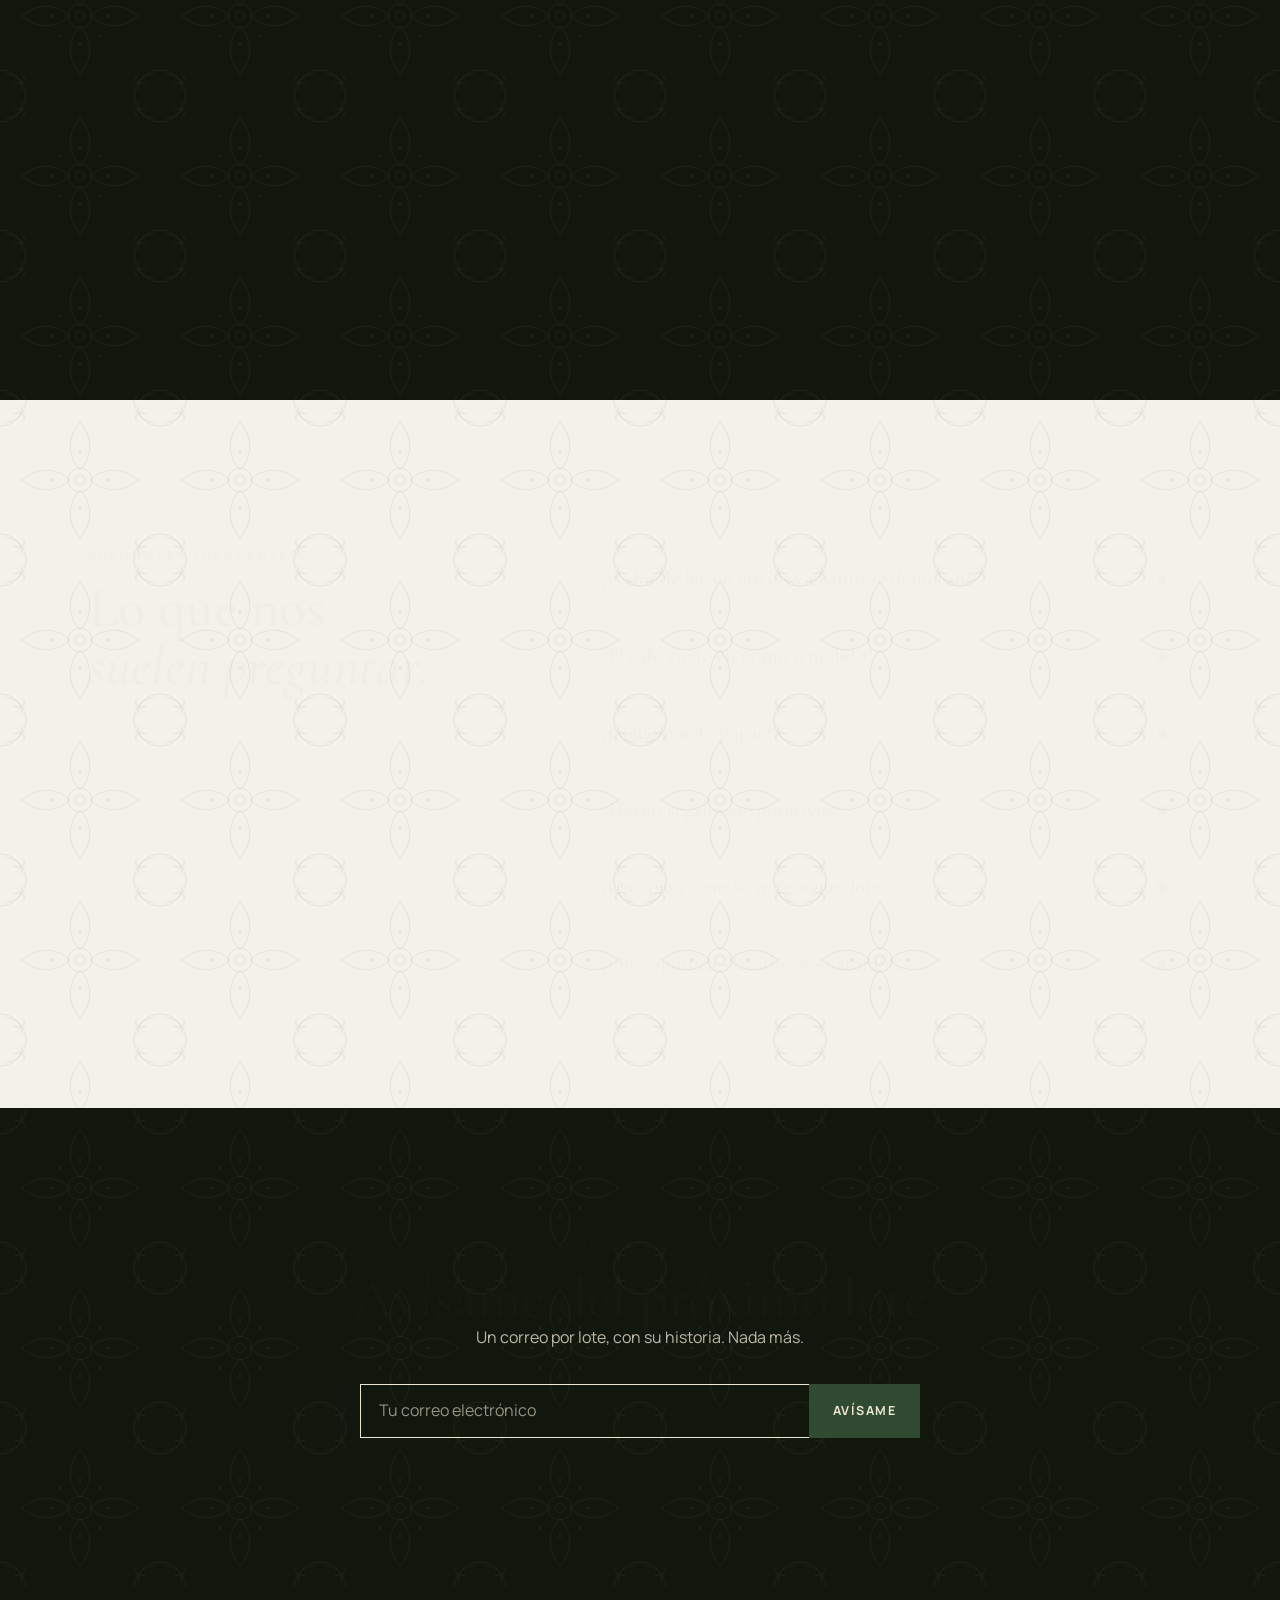
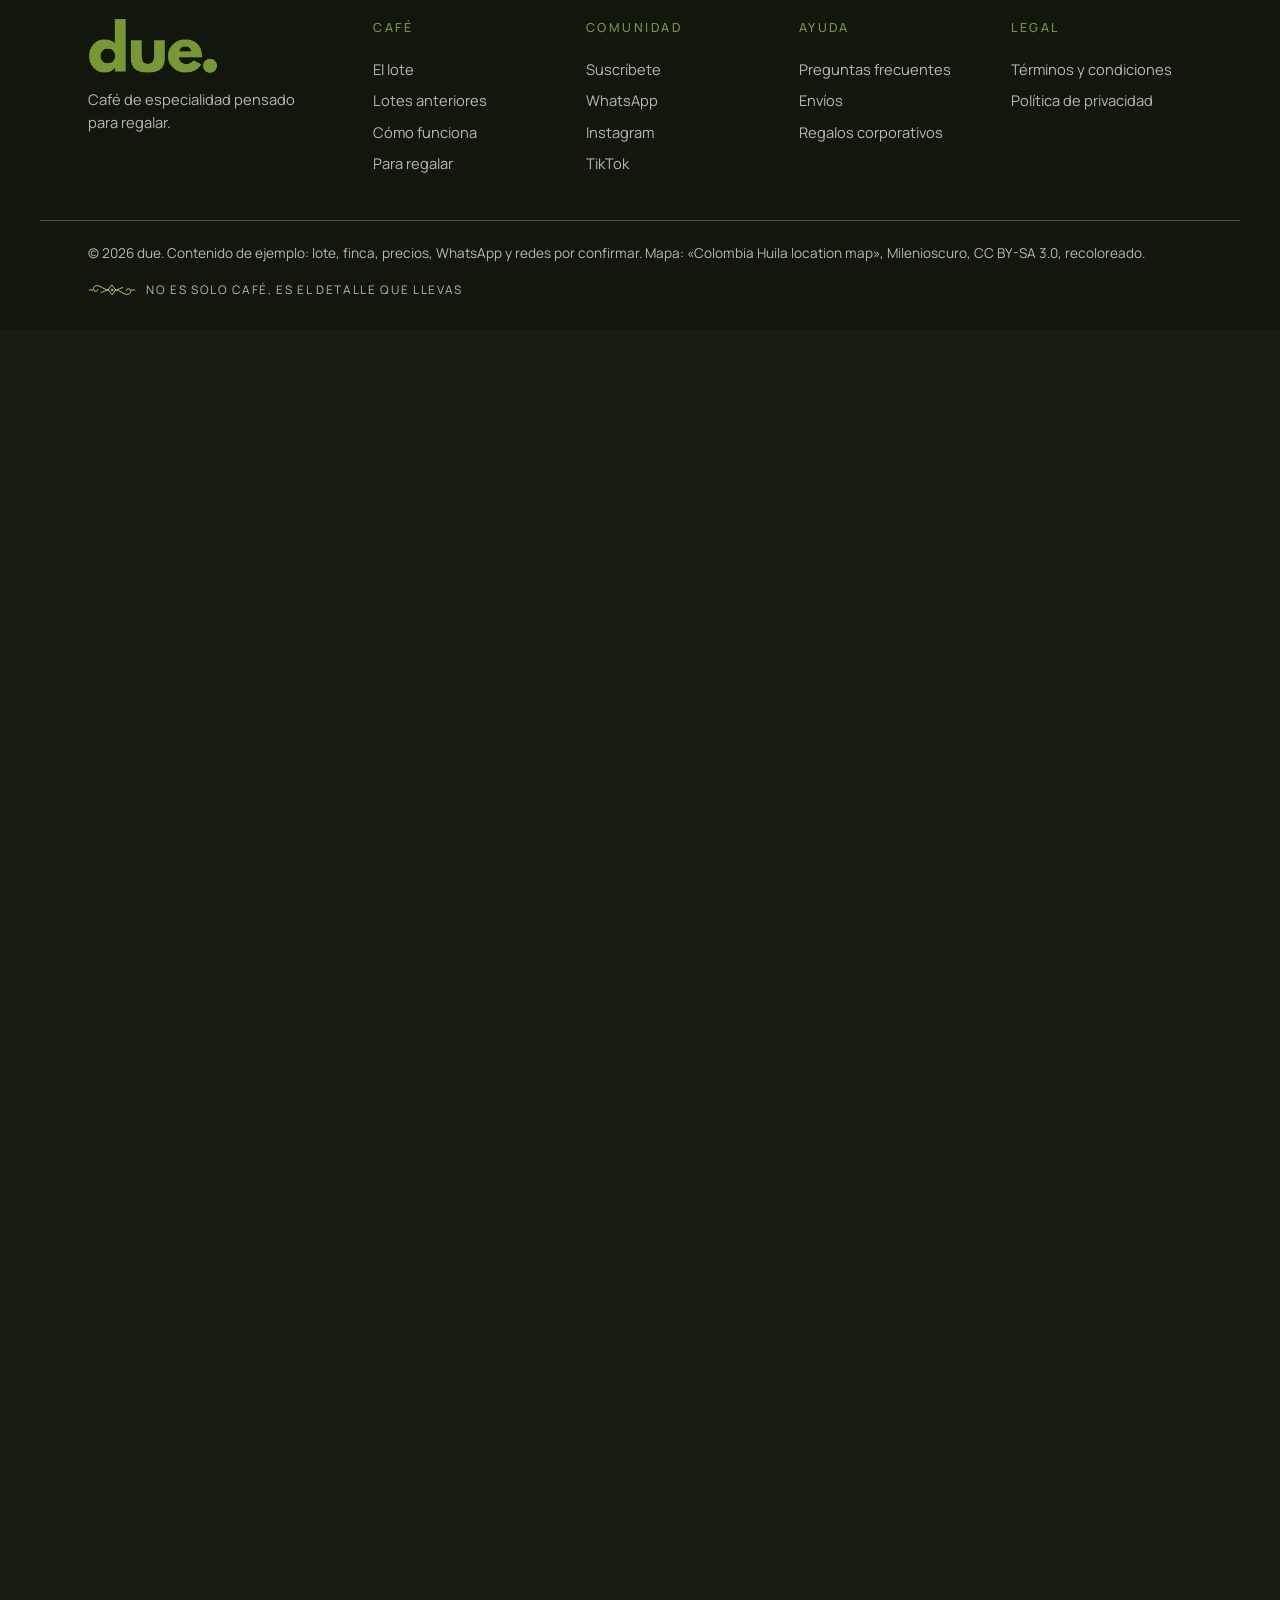
<file: version-a.html>
<!doctype html>
<html lang="es-CO">
<head>
  <meta charset="utf-8">
  <title>due.</title>
  <meta http-equiv="refresh" content="0; url=./">
  <link rel="canonical" href="./">
</head>
<body style="background:#161D10;color:#ECE6D2;font-family:system-ui,sans-serif">
  <p><a href="./" style="color:#C3C770">Ir a due.</a></p>
</body>
</html>
</file>
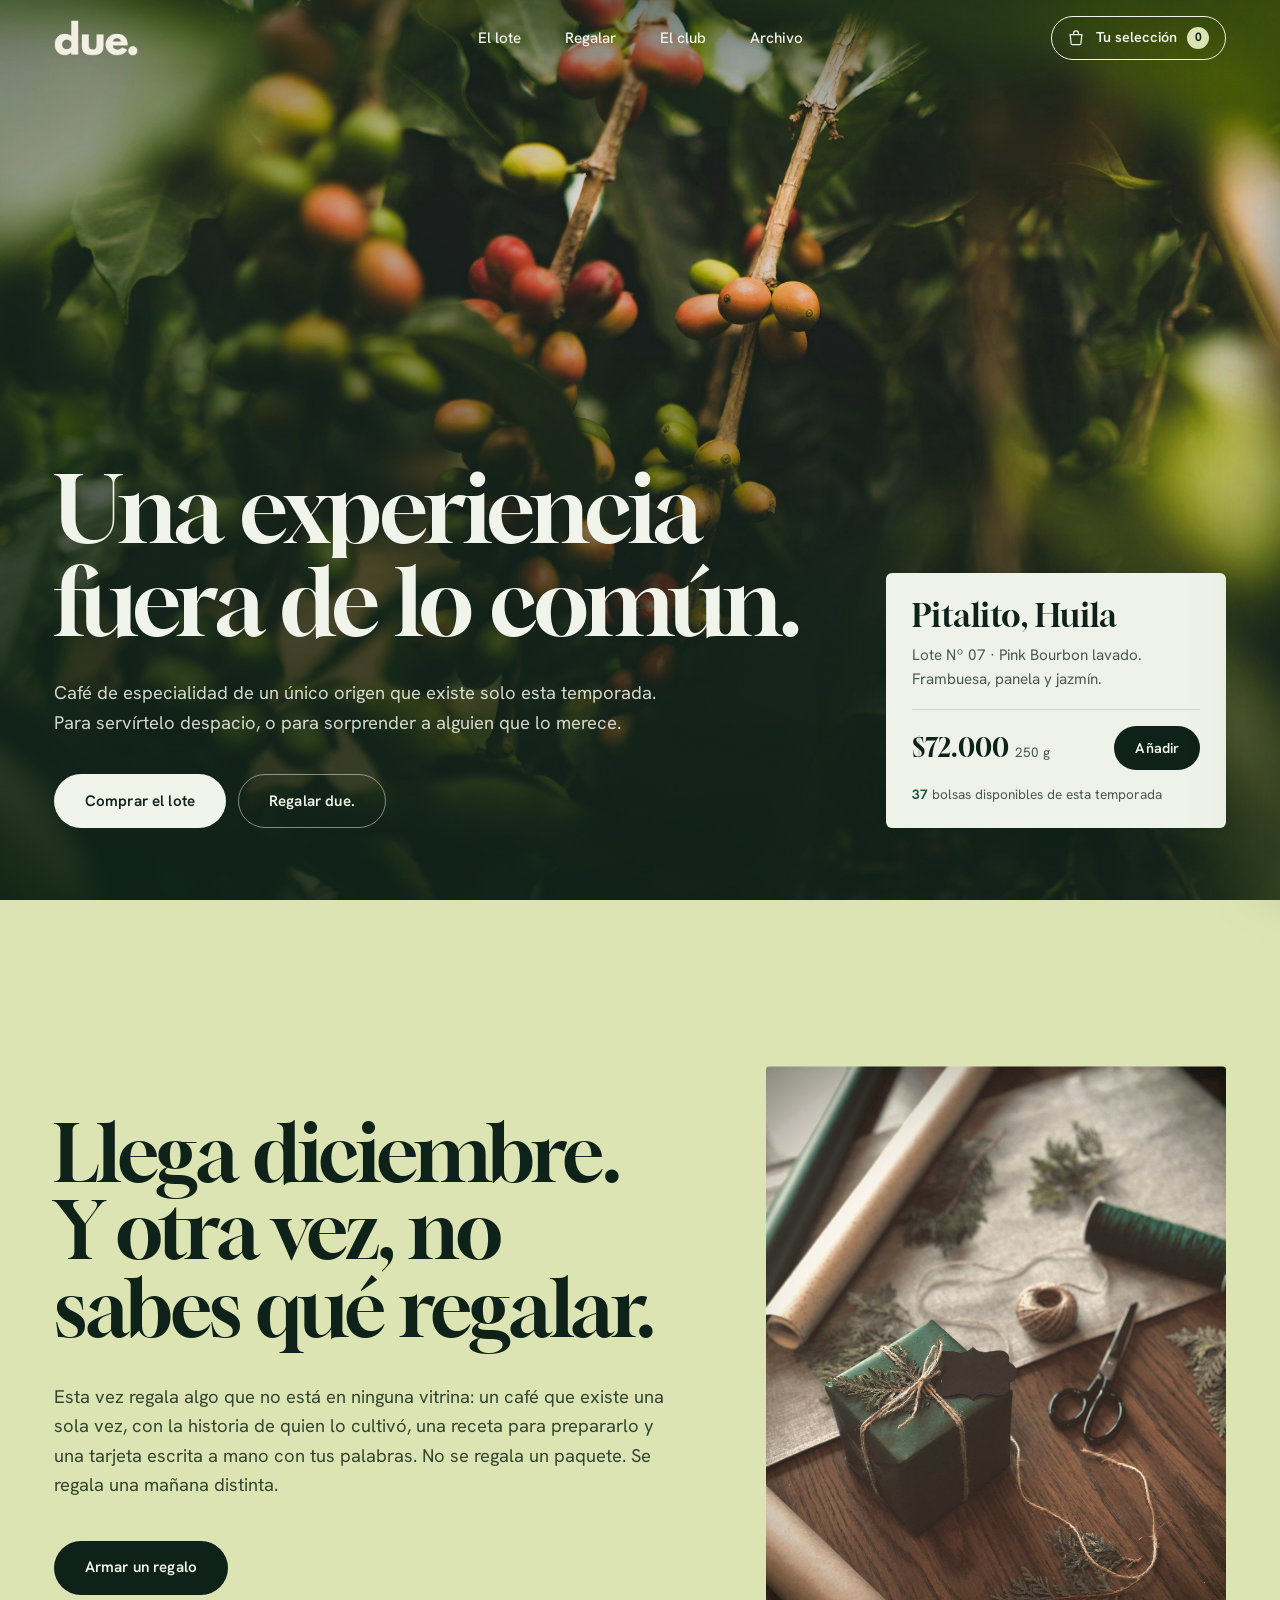
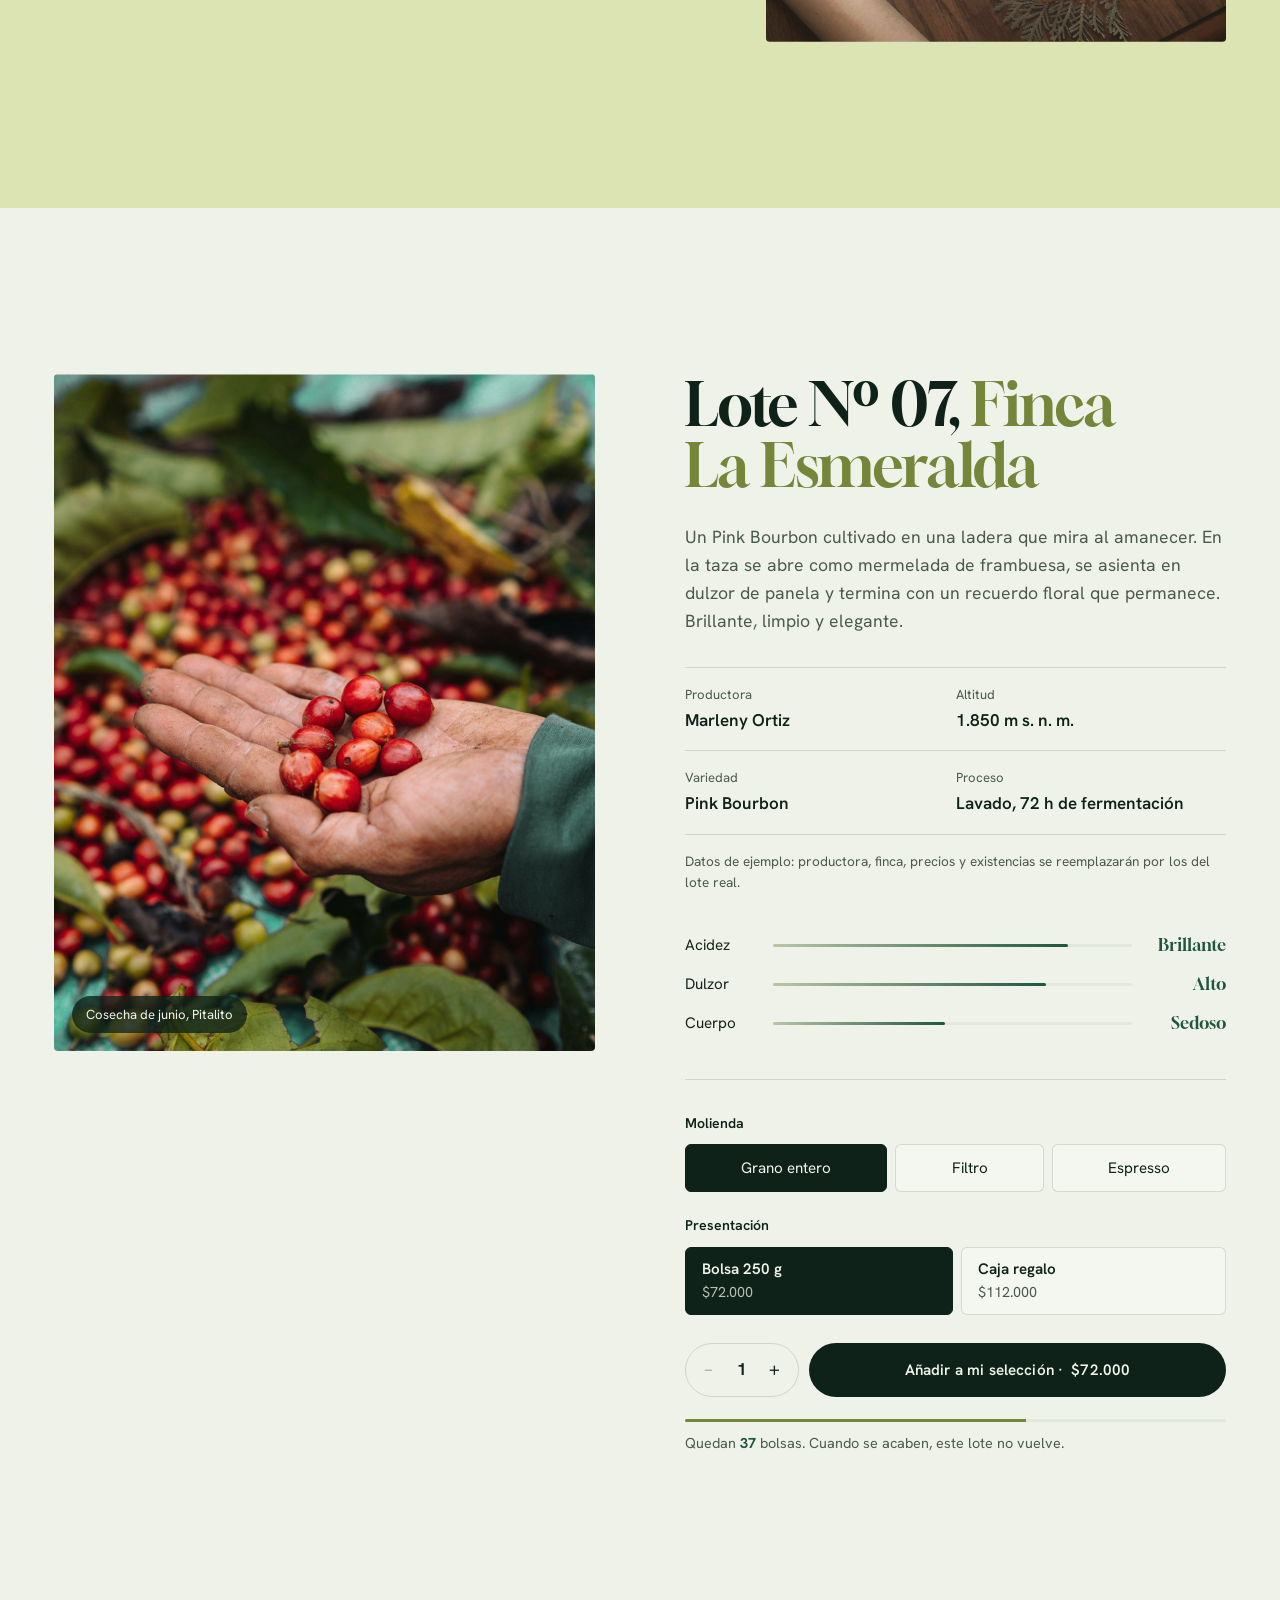
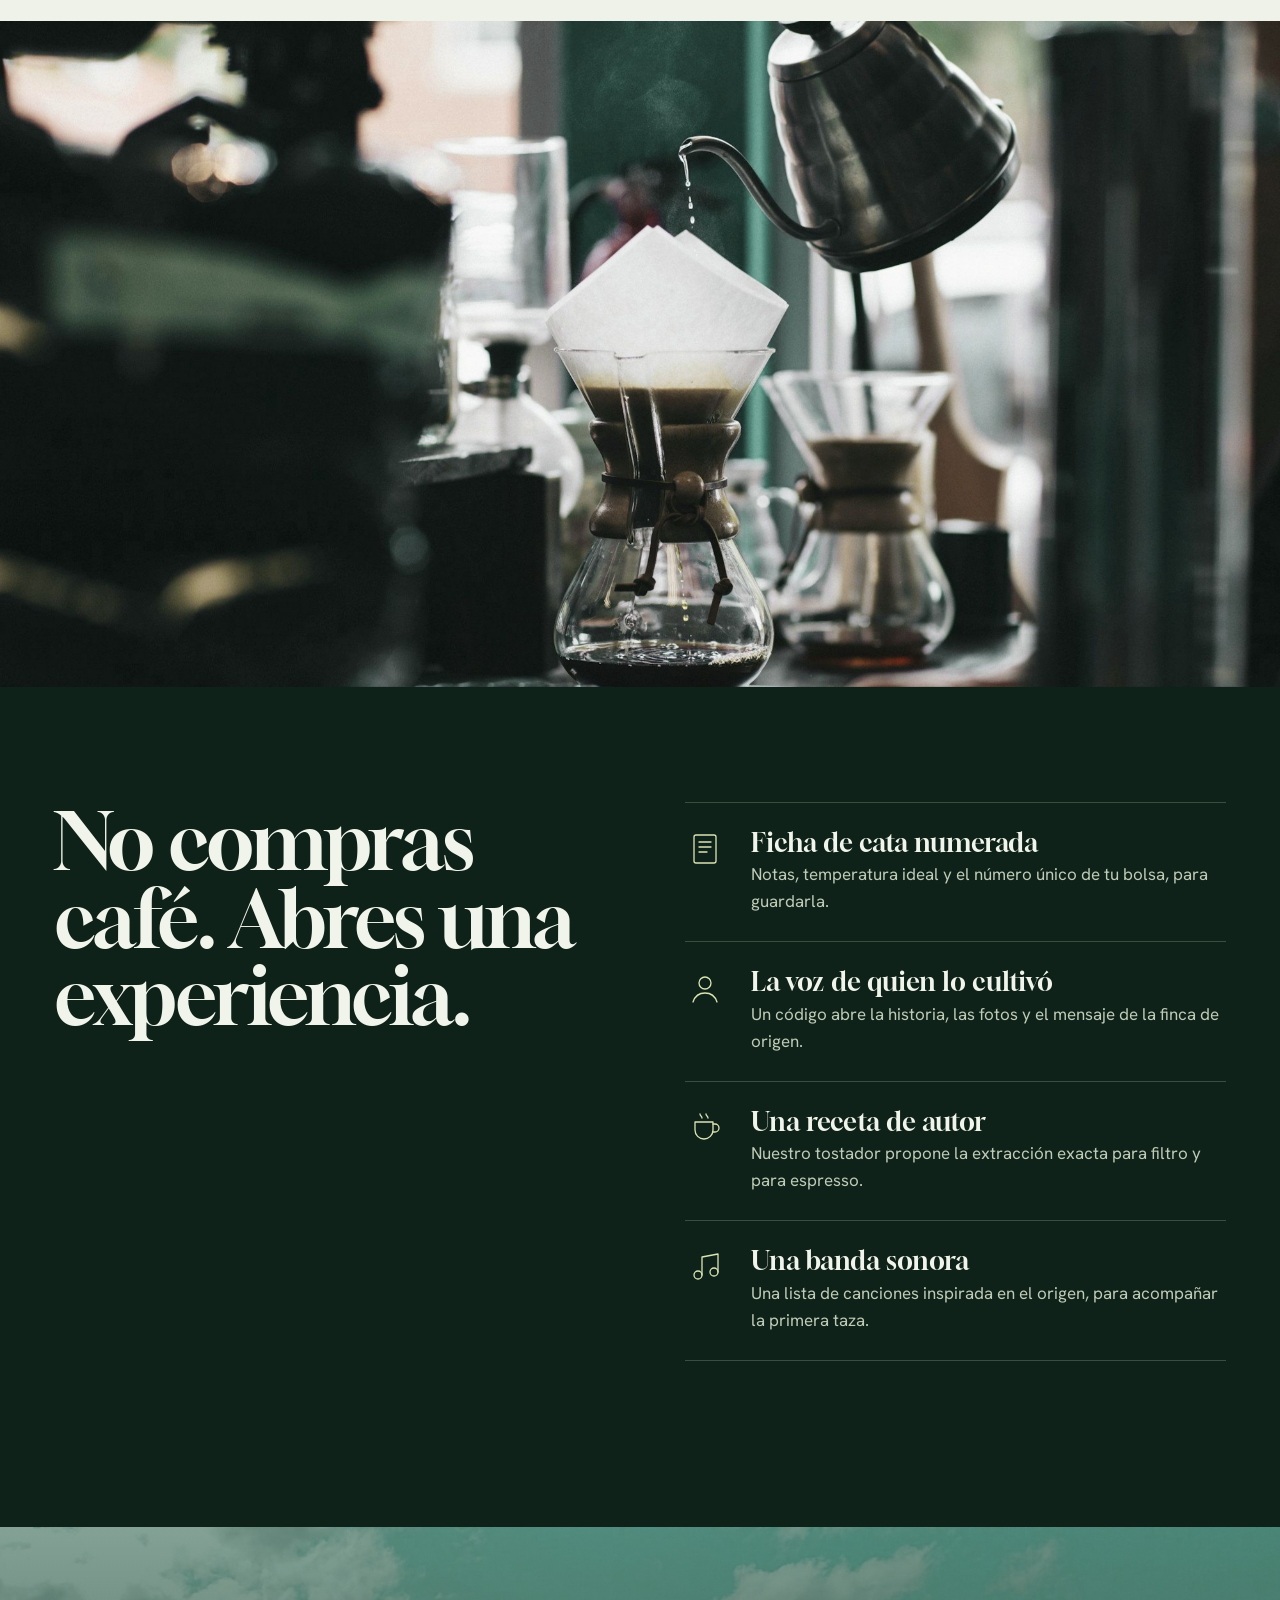
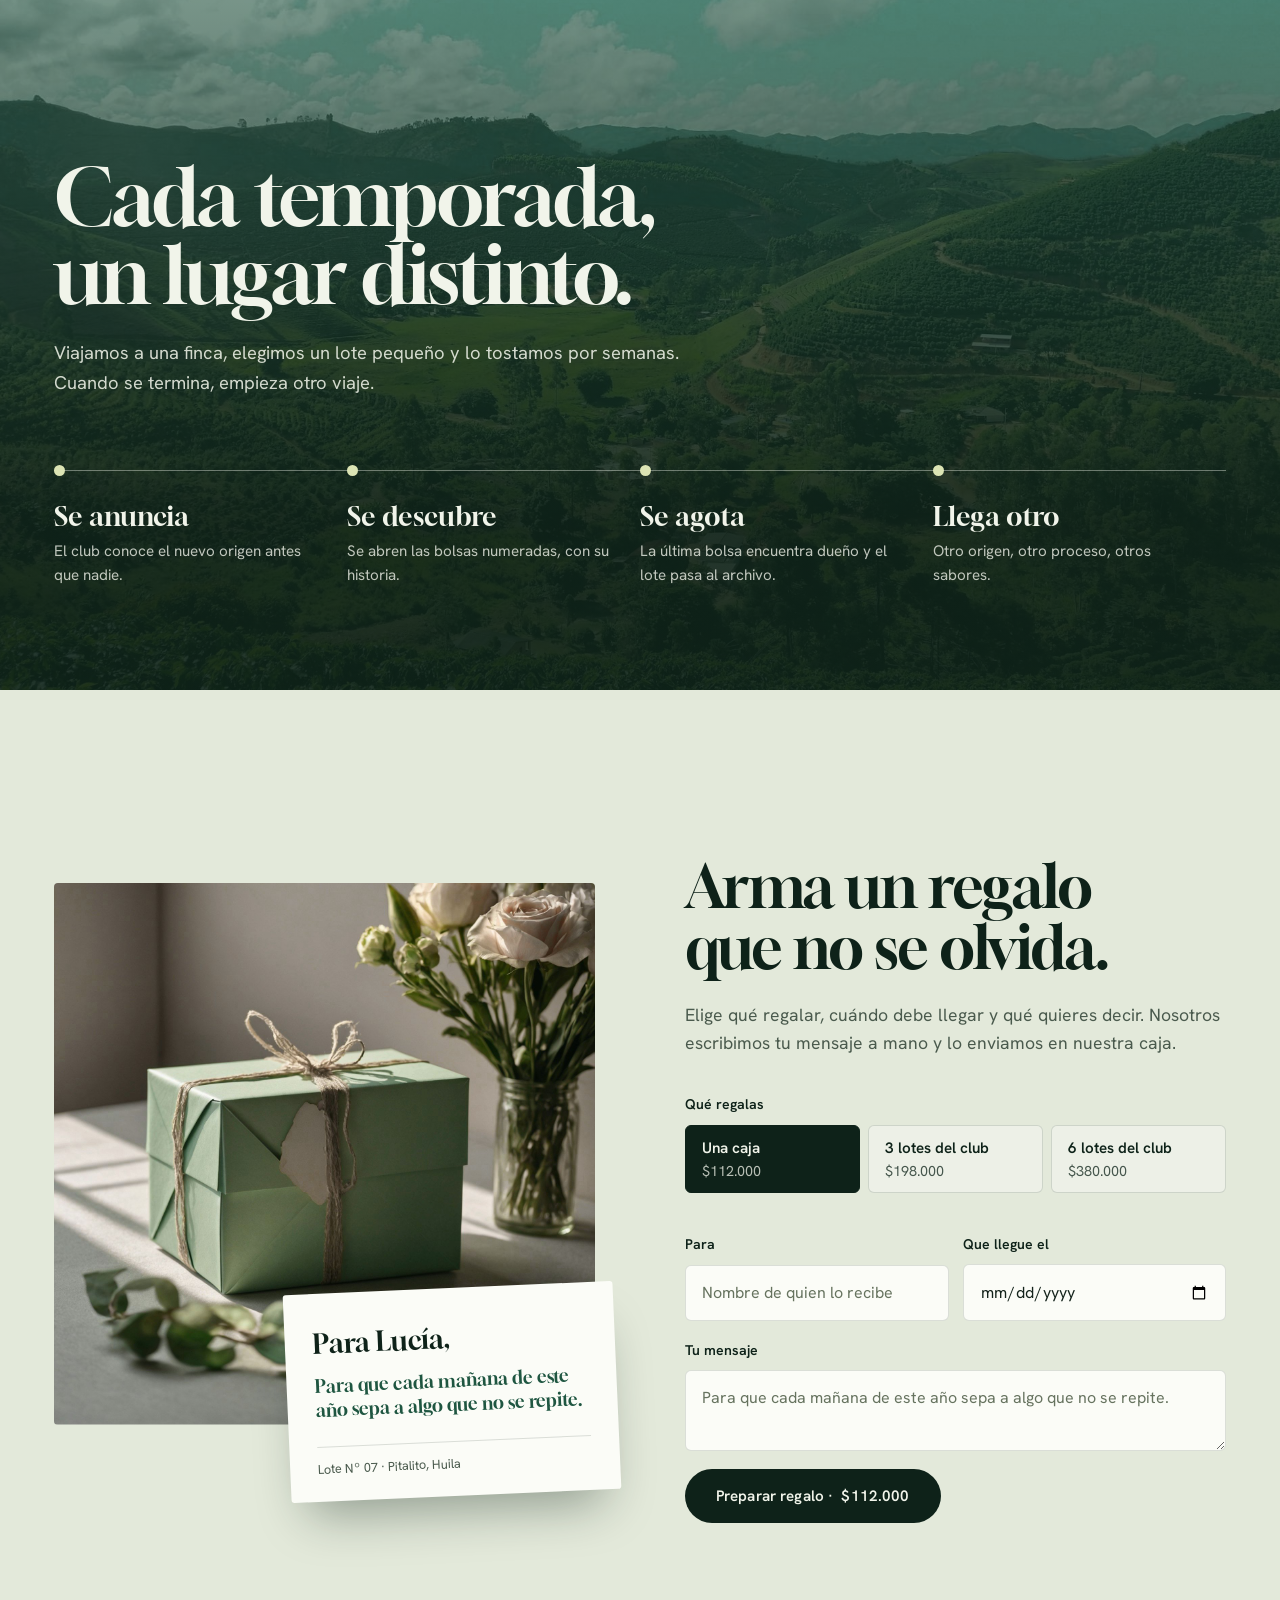
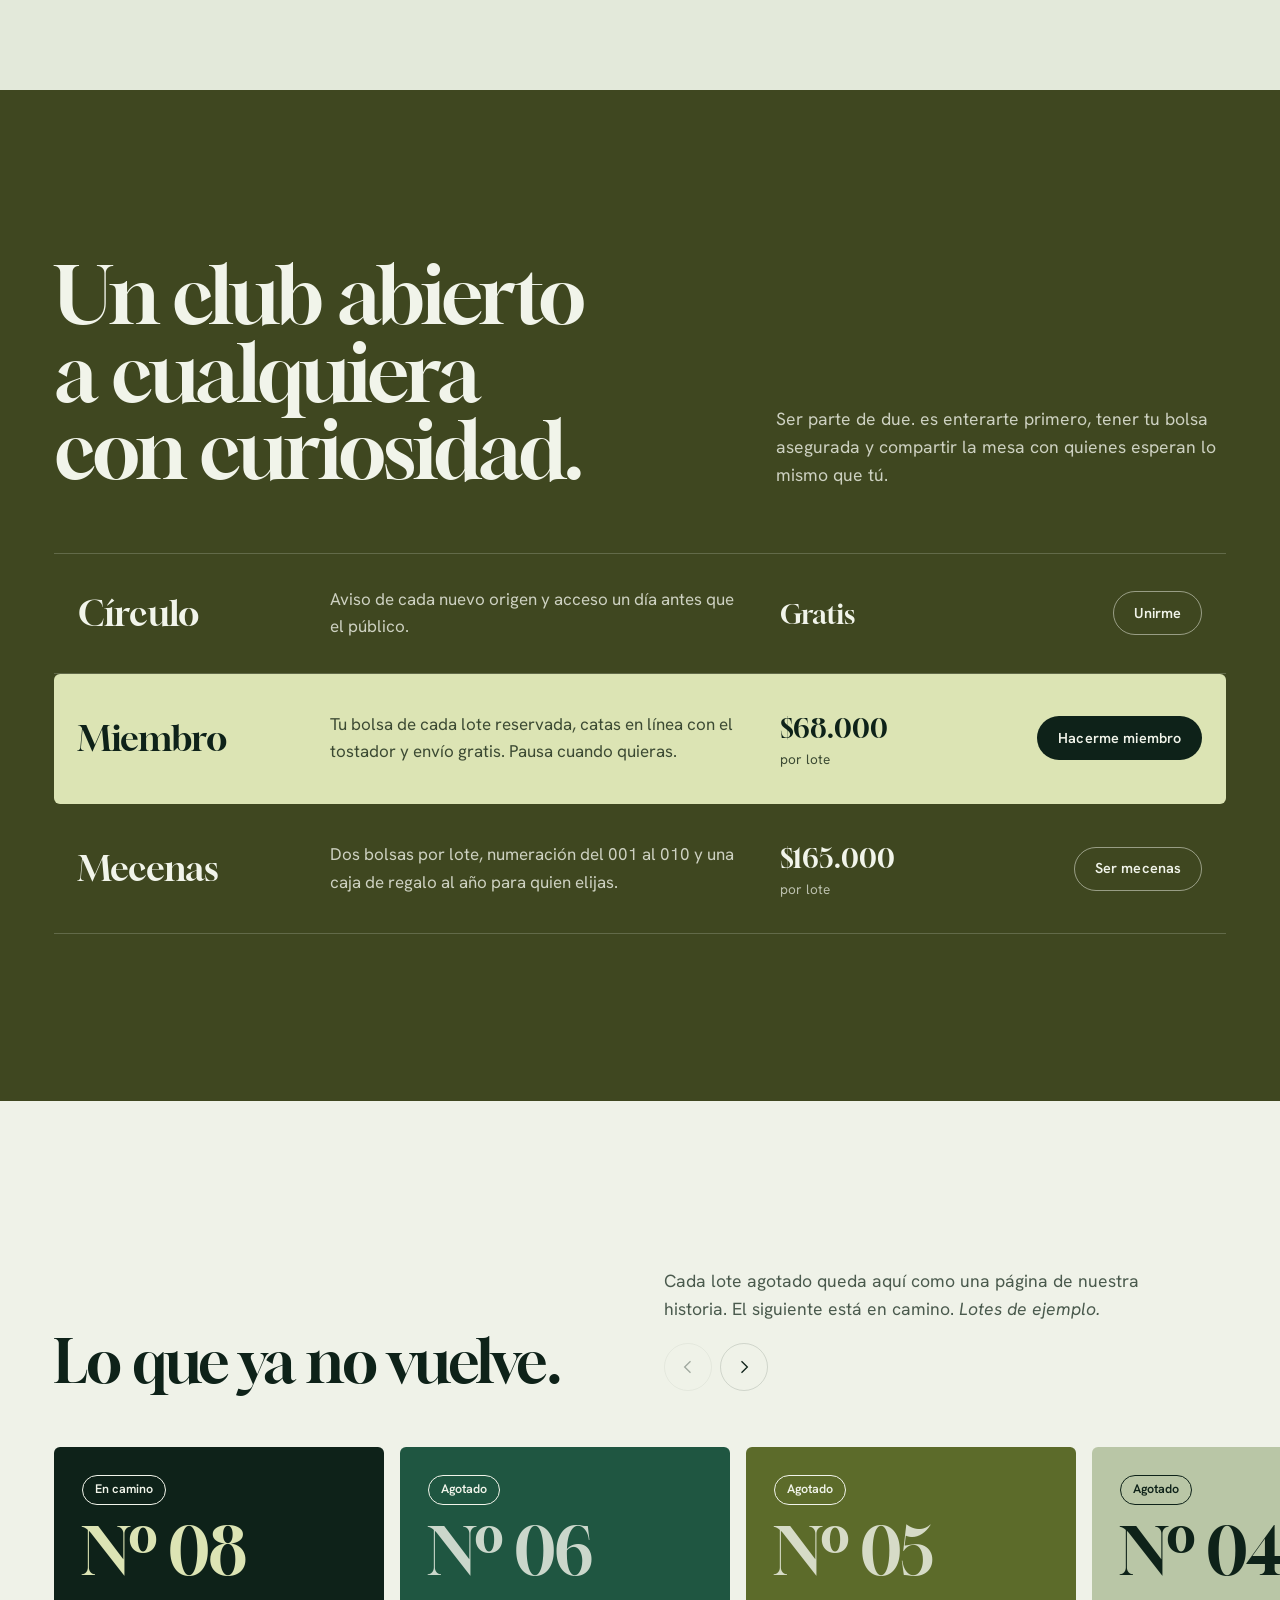
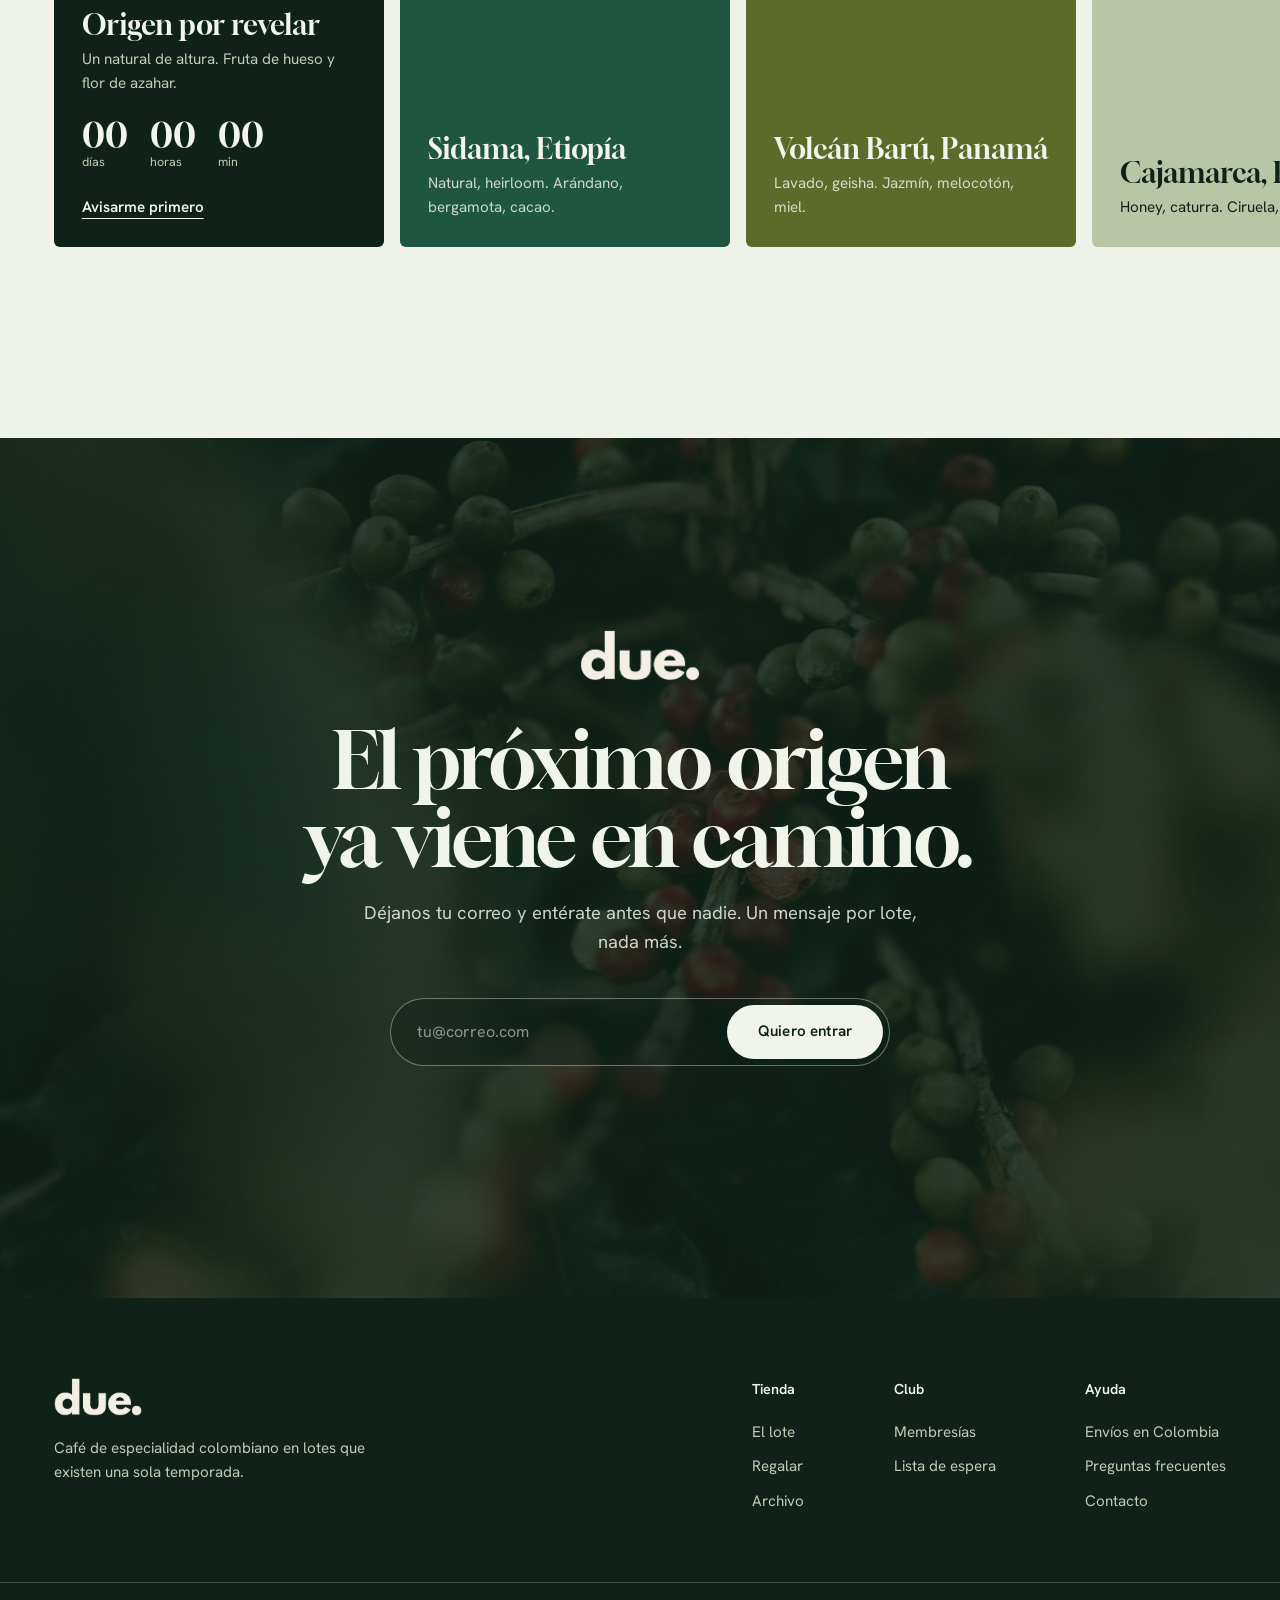
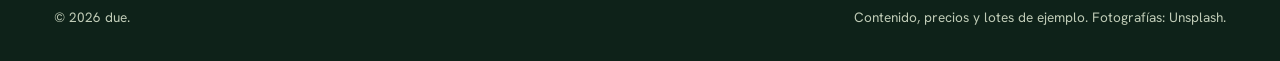
<file: version-anterior.html>
<!doctype html>
<html lang="es-CO">
<head>
  <meta charset="utf-8">
  <meta name="viewport" content="width=device-width, initial-scale=1, viewport-fit=cover">
  <title>due. — Una experiencia fuera de lo común</title>
  <meta name="description" content="due. es café de especialidad colombiano en lotes que existen una sola temporada. Para descubrirlo, regalarlo y volver por el siguiente.">
  <meta name="theme-color" content="#0E2219">
  <meta property="og:title" content="due. — Una experiencia fuera de lo común">
  <meta property="og:description" content="Café de especialidad en lotes que existen una sola temporada. Para servirte o para sorprender a alguien.">
  <meta property="og:image" content="assets/img/hero-cerezas.jpg">
  <link rel="icon" type="image/png" href="assets/logo-due-olive.png">
  <link rel="preconnect" href="https://fonts.googleapis.com">
  <link rel="preconnect" href="https://fonts.gstatic.com" crossorigin>
  <link href="https://fonts.googleapis.com/css2?family=Gloock&family=Hanken+Grotesk:wght@400;500;600;700&display=swap" rel="stylesheet">
  <link rel="preload" as="image" href="assets/img/hero-cerezas.jpg">
  <link rel="stylesheet" href="styles.css">
</head>
<body>
  <a class="skip" href="#lote">Saltar al lote actual</a>

  <header class="nav" data-nav>
    <a href="#top" class="nav__logo" aria-label="due., volver al inicio">
      <img src="assets/logo-due-cream.png" alt="" class="nav__logo-light" width="88" height="38">
      <img src="assets/logo-due-olive.png" alt="" class="nav__logo-dark" width="88" height="38">
    </a>
    <nav class="nav__links" aria-label="Principal">
      <a href="#lote">El lote</a>
      <a href="#regalar">Regalar</a>
      <a href="#club">El club</a>
      <a href="#archivo">Archivo</a>
    </nav>
    <div class="nav__actions">
      <button class="cart-btn" type="button" data-open-cart aria-label="Abrir tu selección">
        <svg viewBox="0 0 24 24" width="20" height="20" aria-hidden="true"><path d="M5 8h14l-1.2 11.2a1 1 0 0 1-1 .8H7.2a1 1 0 0 1-1-.8L5 8Z"/><path d="M9 8V6.5a3 3 0 0 1 6 0V8"/></svg>
        <span class="cart-btn__label">Tu selección</span>
        <span class="cart-btn__count" data-cart-count>0</span>
      </button>
      <button class="menu-btn" type="button" aria-label="Abrir menú" aria-expanded="false" aria-controls="menu-movil" data-menu-toggle><span></span><span></span></button>
    </div>
  </header>

  <div class="mobile-menu" id="menu-movil" data-mobile-menu hidden>
    <a href="#lote">El lote</a>
    <a href="#regalar">Regalar</a>
    <a href="#club">El club</a>
    <a href="#archivo">Archivo</a>
  </div>

  <main id="top">

    <!-- HERO -->
    <section class="hero" aria-labelledby="hero-title">
      <figure class="hero__media">
        <img src="assets/img/hero-cerezas.jpg" alt="Rama de cafeto con cerezas rojas, naranjas y verdes" fetchpriority="high">
      </figure>
      <div class="hero__scrim" aria-hidden="true"></div>

      <div class="hero__inner">
        <div class="hero__copy">
          <h1 class="hero__title" id="hero-title">
            <span class="line"><span>Una experiencia</span></span>
            <span class="line"><span>fuera de lo común.</span></span>
          </h1>
          <p class="hero__lead">
            Café de especialidad de un único origen que existe solo esta temporada.
            Para servírtelo despacio, o para sorprender a alguien que lo merece.
          </p>
          <div class="hero__ctas">
            <a href="#lote" class="btn btn--light">Comprar el lote</a>
            <a href="#regalar" class="btn btn--line-light">Regalar due.</a>
          </div>
        </div>

        <aside class="lotcard" aria-label="Lote de esta temporada">
          <p class="lotcard__origin">Pitalito, Huila</p>
          <p class="lotcard__notes">Lote Nº 07 · Pink Bourbon lavado. Frambuesa, panela y jazmín.</p>
          <div class="lotcard__row">
            <p class="lotcard__price"><span data-money="72000">$72.000</span> <small>250 g</small></p>
            <button type="button" class="btn btn--forest btn--sm" data-quick-add>Añadir</button>
          </div>
          <p class="lotcard__left"><span data-bags-left>37</span> bolsas disponibles de esta temporada</p>
        </aside>
      </div>
    </section>

    <!-- NAVIDAD -->
    <section class="xmas" aria-labelledby="xmas-title">
      <div class="xmas__inner">
        <div class="xmas__copy">
          <h2 class="display" id="xmas-title">Llega diciembre. Y otra vez, no sabes qué regalar.</h2>
          <p class="xmas__lead">
            Esta vez regala algo que no está en ninguna vitrina: un café que existe una sola vez,
            con la historia de quien lo cultivó, una receta para prepararlo y una tarjeta escrita a mano con tus palabras.
            No se regala un paquete. Se regala una mañana distinta.
          </p>
          <a href="#regalar" class="btn btn--forest">Armar un regalo</a>
        </div>
        <figure class="xmas__media reveal-img">
          <img src="assets/img/regalo-mesa.jpg" alt="Regalo envuelto en papel verde con cordel, sobre una mesa de madera" loading="lazy">
        </figure>
      </div>
    </section>

    <!-- LOTE / PRODUCTO -->
    <section class="lot" id="lote" aria-labelledby="lot-title">
      <figure class="lot__media reveal-img">
        <img src="assets/img/mano-cerezas.jpg" alt="Mano sosteniendo cerezas de café recién cosechadas" loading="lazy">
        <figcaption>Cosecha de junio, Pitalito</figcaption>
      </figure>

      <div class="lot__info">
        <h2 class="display display--md" id="lot-title">Lote Nº 07, <span class="soft">Finca La Esmeralda</span></h2>
        <p class="lot__desc">
          Un Pink Bourbon cultivado en una ladera que mira al amanecer. En la taza se abre como mermelada de frambuesa,
          se asienta en dulzor de panela y termina con un recuerdo floral que permanece. Brillante, limpio y elegante.
        </p>

        <dl class="facts">
          <div><dt>Productora</dt><dd>Marleny Ortiz</dd></div>
          <div><dt>Altitud</dt><dd>1.850 m s. n. m.</dd></div>
          <div><dt>Variedad</dt><dd>Pink Bourbon</dd></div>
          <div><dt>Proceso</dt><dd>Lavado, 72 h de fermentación</dd></div>
        </dl>
        <p class="sample-note">Datos de ejemplo: productora, finca, precios y existencias se reemplazarán por los del lote real.</p>

        <div class="profile" aria-label="Perfil de taza">
          <div class="profile__row"><span>Acidez</span><div class="profile__bar"><i style="--v:.82"></i></div><em>Brillante</em></div>
          <div class="profile__row"><span>Dulzor</span><div class="profile__bar"><i style="--v:.76"></i></div><em>Alto</em></div>
          <div class="profile__row"><span>Cuerpo</span><div class="profile__bar"><i style="--v:.48"></i></div><em>Sedoso</em></div>
        </div>

        <form class="buy" data-buy-form>
          <fieldset class="field-group">
            <legend>Molienda</legend>
            <div class="seg">
              <label><input type="radio" name="grind" value="Grano entero" checked><span>Grano entero</span></label>
              <label><input type="radio" name="grind" value="Filtro"><span>Filtro</span></label>
              <label><input type="radio" name="grind" value="Espresso"><span>Espresso</span></label>
            </div>
          </fieldset>
          <fieldset class="field-group">
            <legend>Presentación</legend>
            <div class="seg seg--cards">
              <label><input type="radio" name="format" value="Bolsa 250 g" data-price="72000" checked><span><b>Bolsa 250 g</b><small data-money="72000">$72.000</small></span></label>
              <label><input type="radio" name="format" value="Caja regalo 250 g" data-price="112000"><span><b>Caja regalo</b><small data-money="112000">$112.000</small></span></label>
            </div>
          </fieldset>
          <div class="buy__row">
            <div class="qty">
              <button type="button" data-qty="-1" aria-label="Quitar una bolsa">−</button>
              <output name="qty" aria-live="polite">1</output>
              <button type="button" data-qty="1" aria-label="Añadir una bolsa">+</button>
            </div>
            <button type="submit" class="btn btn--forest btn--grow">Añadir a mi selección · <span data-buy-price>$72.000</span></button>
          </div>
          <div class="stock">
            <div class="stock__bar" role="progressbar" aria-label="Bolsas vendidas de esta temporada" aria-valuemin="0" aria-valuemax="100" aria-valuenow="63"><span data-stock-fill></span></div>
            <p>Quedan <strong data-bags-left>37</strong> bolsas. Cuando se acaben, este lote no vuelve.</p>
          </div>
        </form>
      </div>
    </section>

    <!-- EXPERIENCIA -->
    <section class="ritual" aria-labelledby="ritual-title">
      <figure class="ritual__media reveal-img">
        <img src="assets/img/ritual-barra.jpg" alt="Barra de café con filtros de vidrio y una tetera de cuello largo" loading="lazy">
      </figure>
      <div class="ritual__inner">
        <h2 class="display display--light" id="ritual-title">No compras café. Abres una experiencia.</h2>
        <ul class="ritual__list">
          <li>
            <svg viewBox="0 0 40 40" aria-hidden="true"><rect x="9" y="6" width="22" height="28" rx="2"/><path d="M14 13h12M14 18h12M14 23h8"/></svg>
            <div><h3>Ficha de cata numerada</h3><p>Notas, temperatura ideal y el número único de tu bolsa, para guardarla.</p></div>
          </li>
          <li>
            <svg viewBox="0 0 40 40" aria-hidden="true"><circle cx="20" cy="15" r="6"/><path d="M8 34c2-6 7-9 12-9s10 3 12 9"/></svg>
            <div><h3>La voz de quien lo cultivó</h3><p>Un código abre la historia, las fotos y el mensaje de la finca de origen.</p></div>
          </li>
          <li>
            <svg viewBox="0 0 40 40" aria-hidden="true"><path d="M10 14h18v8a9 9 0 0 1-18 0v-8Z"/><path d="M28 16h2a4 4 0 0 1 0 8h-2M15 6c0 2 2 2 2 4M21 6c0 2 2 2 2 4"/></svg>
            <div><h3>Una receta de autor</h3><p>Nuestro tostador propone la extracción exacta para filtro y para espresso.</p></div>
          </li>
          <li>
            <svg viewBox="0 0 40 40" aria-hidden="true"><circle cx="13" cy="28" r="4"/><circle cx="29" cy="25" r="4"/><path d="M17 28V10l16-3v18"/></svg>
            <div><h3>Una banda sonora</h3><p>Una lista de canciones inspirada en el origen, para acompañar la primera taza.</p></div>
          </li>
        </ul>
      </div>
    </section>

    <!-- ORIGEN / CICLO -->
    <section class="origin" aria-labelledby="origin-title">
      <figure class="origin__media">
        <img src="assets/img/valle.jpg" alt="Valle verde entre montañas cubierto de cultivos" loading="lazy">
      </figure>
      <div class="origin__inner">
        <h2 class="display display--light" id="origin-title">Cada temporada, un lugar distinto.</h2>
        <p class="origin__lead">Viajamos a una finca, elegimos un lote pequeño y lo tostamos por semanas. Cuando se termina, empieza otro viaje.</p>
        <ol class="cycle">
          <li><b>Se anuncia</b><span>El club conoce el nuevo origen antes que nadie.</span></li>
          <li><b>Se descubre</b><span>Se abren las bolsas numeradas, con su historia.</span></li>
          <li><b>Se agota</b><span>La última bolsa encuentra dueño y el lote pasa al archivo.</span></li>
          <li><b>Llega otro</b><span>Otro origen, otro proceso, otros sabores.</span></li>
        </ol>
      </div>
    </section>

    <!-- REGALAR -->
    <section class="gift" id="regalar" aria-labelledby="gift-title">
      <div class="gift__inner">
        <div class="gift__stage">
          <figure class="gift__media reveal-img">
            <img src="assets/img/regalo-caja.jpg" alt="Caja de regalo verde menta atada con cordel, junto a un florero" loading="lazy">
          </figure>
          <div class="giftcard" aria-live="polite">
            <p class="giftcard__to">Para <span data-gift-preview-name>Lucía</span>,</p>
            <p class="giftcard__msg" data-gift-preview-msg>Para que cada mañana de este año sepa a algo que no se repite.</p>
            <p class="giftcard__from">Lote Nº 07 · Pitalito, Huila</p>
          </div>
        </div>

        <div class="gift__copy">
          <h2 class="display display--md" id="gift-title">Arma un regalo que no se olvida.</h2>
          <p class="gift__lead">Elige qué regalar, cuándo debe llegar y qué quieres decir. Nosotros escribimos tu mensaje a mano y lo enviamos en nuestra caja.</p>

          <form class="gift__form" data-gift-form>
            <fieldset class="field-group">
              <legend>Qué regalas</legend>
              <div class="seg seg--cards seg--three">
                <label><input type="radio" name="gift" value="Caja regalo, Lote Nº 07" data-price="112000" checked><span><b>Una caja</b><small data-money="112000">$112.000</small></span></label>
                <label><input type="radio" name="gift" value="Club, 3 lotes" data-price="198000"><span><b>3 lotes del club</b><small data-money="198000">$198.000</small></span></label>
                <label><input type="radio" name="gift" value="Club, 6 lotes" data-price="380000"><span><b>6 lotes del club</b><small data-money="380000">$380.000</small></span></label>
              </div>
            </fieldset>
            <div class="field-row">
              <label class="field"><span>Para</span><input type="text" name="to" placeholder="Nombre de quien lo recibe" maxlength="24" autocomplete="off" data-gift-name></label>
              <label class="field"><span>Que llegue el</span><input type="date" name="date" data-gift-date></label>
            </div>
            <label class="field"><span>Tu mensaje</span><textarea name="msg" rows="2" maxlength="140" placeholder="Para que cada mañana de este año sepa a algo que no se repite." data-gift-msg></textarea></label>
            <button type="submit" class="btn btn--forest">Preparar regalo · <span data-gift-price>$112.000</span></button>
          </form>
        </div>
      </div>
    </section>

    <!-- CLUB -->
    <section class="club" id="club" aria-labelledby="club-title">
      <div class="club__inner">
        <div class="club__head">
          <h2 class="display display--light" id="club-title">Un club abierto a cualquiera con curiosidad.</h2>
          <p class="club__lead">Ser parte de due. es enterarte primero, tener tu bolsa asegurada y compartir la mesa con quienes esperan lo mismo que tú.</p>
        </div>

        <ul class="tiers">
          <li class="tier">
            <h3>Círculo</h3>
            <p class="tier__what">Aviso de cada nuevo origen y acceso un día antes que el público.</p>
            <p class="tier__price">Gratis</p>
            <a href="#unirse" class="btn btn--line-light btn--sm" data-plan="Círculo">Unirme</a>
          </li>
          <li class="tier tier--featured">
            <h3>Miembro</h3>
            <p class="tier__what">Tu bolsa de cada lote reservada, catas en línea con el tostador y envío gratis. Pausa cuando quieras.</p>
            <p class="tier__price"><span data-money="68000">$68.000</span> <small>por lote</small></p>
            <a href="#unirse" class="btn btn--forest btn--sm" data-plan="Miembro">Hacerme miembro</a>
          </li>
          <li class="tier">
            <h3>Mecenas</h3>
            <p class="tier__what">Dos bolsas por lote, numeración del 001 al 010 y una caja de regalo al año para quien elijas.</p>
            <p class="tier__price"><span data-money="165000">$165.000</span> <small>por lote</small></p>
            <a href="#unirse" class="btn btn--line-light btn--sm" data-plan="Mecenas">Ser mecenas</a>
          </li>
        </ul>
      </div>
    </section>

    <!-- ARCHIVO -->
    <section class="archive" id="archivo" aria-labelledby="archive-title">
      <div class="archive__head">
        <h2 class="display display--md" id="archive-title">Lo que ya no vuelve.</h2>
        <div class="archive__side">
          <p>Cada lote agotado queda aquí como una página de nuestra historia. El siguiente está en camino. <span class="sample-inline">Lotes de ejemplo.</span></p>
          <div class="rail-ctrl">
            <button type="button" class="rail-btn" data-rail="-1" aria-label="Lotes anteriores"><svg viewBox="0 0 24 24" aria-hidden="true"><path d="M15 5l-7 7 7 7"/></svg></button>
            <button type="button" class="rail-btn" data-rail="1" aria-label="Lotes siguientes"><svg viewBox="0 0 24 24" aria-hidden="true"><path d="M9 5l7 7-7 7"/></svg></button>
          </div>
        </div>
      </div>
      <div class="rail" data-rail-track tabindex="0" aria-label="Lotes anteriores y próximo lote">
        <article class="plate plate--next">
          <span class="plate__tag">En camino</span>
          <p class="plate__n">Nº 08</p>
          <h3>Origen por revelar</h3>
          <p>Un natural de altura. Fruta de hueso y flor de azahar.</p>
          <div class="countdown" data-countdown="2026-11-20T10:00:00-05:00">
            <div><b data-cd="d">00</b><span>días</span></div>
            <div><b data-cd="h">00</b><span>horas</span></div>
            <div><b data-cd="m">00</b><span>min</span></div>
          </div>
          <a href="#unirse" class="link">Avisarme primero</a>
        </article>
        <article class="plate plate--g1"><span class="plate__tag">Agotado</span><p class="plate__n">Nº 06</p><h3>Sidama, Etiopía</h3><p>Natural, heirloom. Arándano, bergamota, cacao.</p></article>
        <article class="plate plate--g2"><span class="plate__tag">Agotado</span><p class="plate__n">Nº 05</p><h3>Volcán Barú, Panamá</h3><p>Lavado, geisha. Jazmín, melocotón, miel.</p></article>
        <article class="plate plate--g3"><span class="plate__tag">Agotado</span><p class="plate__n">Nº 04</p><h3>Cajamarca, Perú</h3><p>Honey, caturra. Ciruela, caramelo, nuez.</p></article>
        <article class="plate plate--g4"><span class="plate__tag">Agotado</span><p class="plate__n">Nº 03</p><h3>Nariño, Colombia</h3><p>Lavado, castillo. Naranja, panela, cacao.</p></article>
      </div>
    </section>

    <!-- CIERRE -->
    <section class="join" id="unirse" aria-labelledby="join-title">
      <figure class="join__media">
        <img src="assets/img/cerezas-cosecha.jpg" alt="" loading="lazy">
      </figure>
      <div class="join__inner">
        <img src="assets/logo-due-cream.png" alt="due." class="join__logo" width="132" height="57">
        <h2 class="display display--light" id="join-title">El próximo origen ya viene en camino.</h2>
        <p class="join__lead">Déjanos tu correo y entérate antes que nadie. Un mensaje por lote, nada más.</p>
        <form class="join__form" data-join-form novalidate>
          <label class="sr-only" for="join-email">Tu correo electrónico</label>
          <input id="join-email" type="email" name="email" placeholder="tu@correo.com" required autocomplete="email" inputmode="email">
          <button type="submit" class="btn btn--light">Quiero entrar</button>
        </form>
        <p class="join__msg" data-join-msg role="status"></p>
      </div>
    </section>
  </main>

  <footer class="footer">
    <div class="footer__inner">
      <div class="footer__brand">
        <img src="assets/logo-due-cream.png" alt="due." width="88" height="38">
        <p>Café de especialidad colombiano en lotes que existen una sola temporada.</p>
      </div>
      <nav class="footer__cols" aria-label="Pie de página">
        <div><h2>Tienda</h2><a href="#lote">El lote</a><a href="#regalar">Regalar</a><a href="#archivo">Archivo</a></div>
        <div><h2>Club</h2><a href="#club">Membresías</a><a href="#unirse">Lista de espera</a></div>
        <div><h2>Ayuda</h2><a href="#">Envíos en Colombia</a><a href="#">Preguntas frecuentes</a><a href="#">Contacto</a></div>
      </nav>
    </div>
    <div class="footer__base">
      <p>© 2026 due.</p>
      <p>Contenido, precios y lotes de ejemplo. Fotografías: Unsplash.</p>
    </div>
  </footer>

  <!-- Carrito -->
  <div class="scrim" data-close-cart hidden></div>
  <aside class="drawer" aria-label="Tu selección" aria-hidden="true" data-drawer inert>
    <header class="drawer__head">
      <h2>Tu selección</h2>
      <button type="button" class="drawer__close" data-close-cart aria-label="Cerrar">
        <svg viewBox="0 0 24 24" width="18" height="18" aria-hidden="true"><path d="M6 6l12 12M18 6L6 18"/></svg>
      </button>
    </header>
    <div class="drawer__items" data-cart-items></div>
    <footer class="drawer__foot">
      <div class="drawer__total"><span>Total</span><strong data-cart-total>$0</strong></div>
      <p class="drawer__note" data-ship-note>Envío gratis en Colombia desde $150.000.</p>
      <button type="button" class="btn btn--forest btn--block" data-checkout>Finalizar compra</button>
    </footer>
  </aside>

  <div class="toast" role="status" aria-live="polite" data-toast></div>

  <script src="script.js"></script>
</body>
</html>
</file>
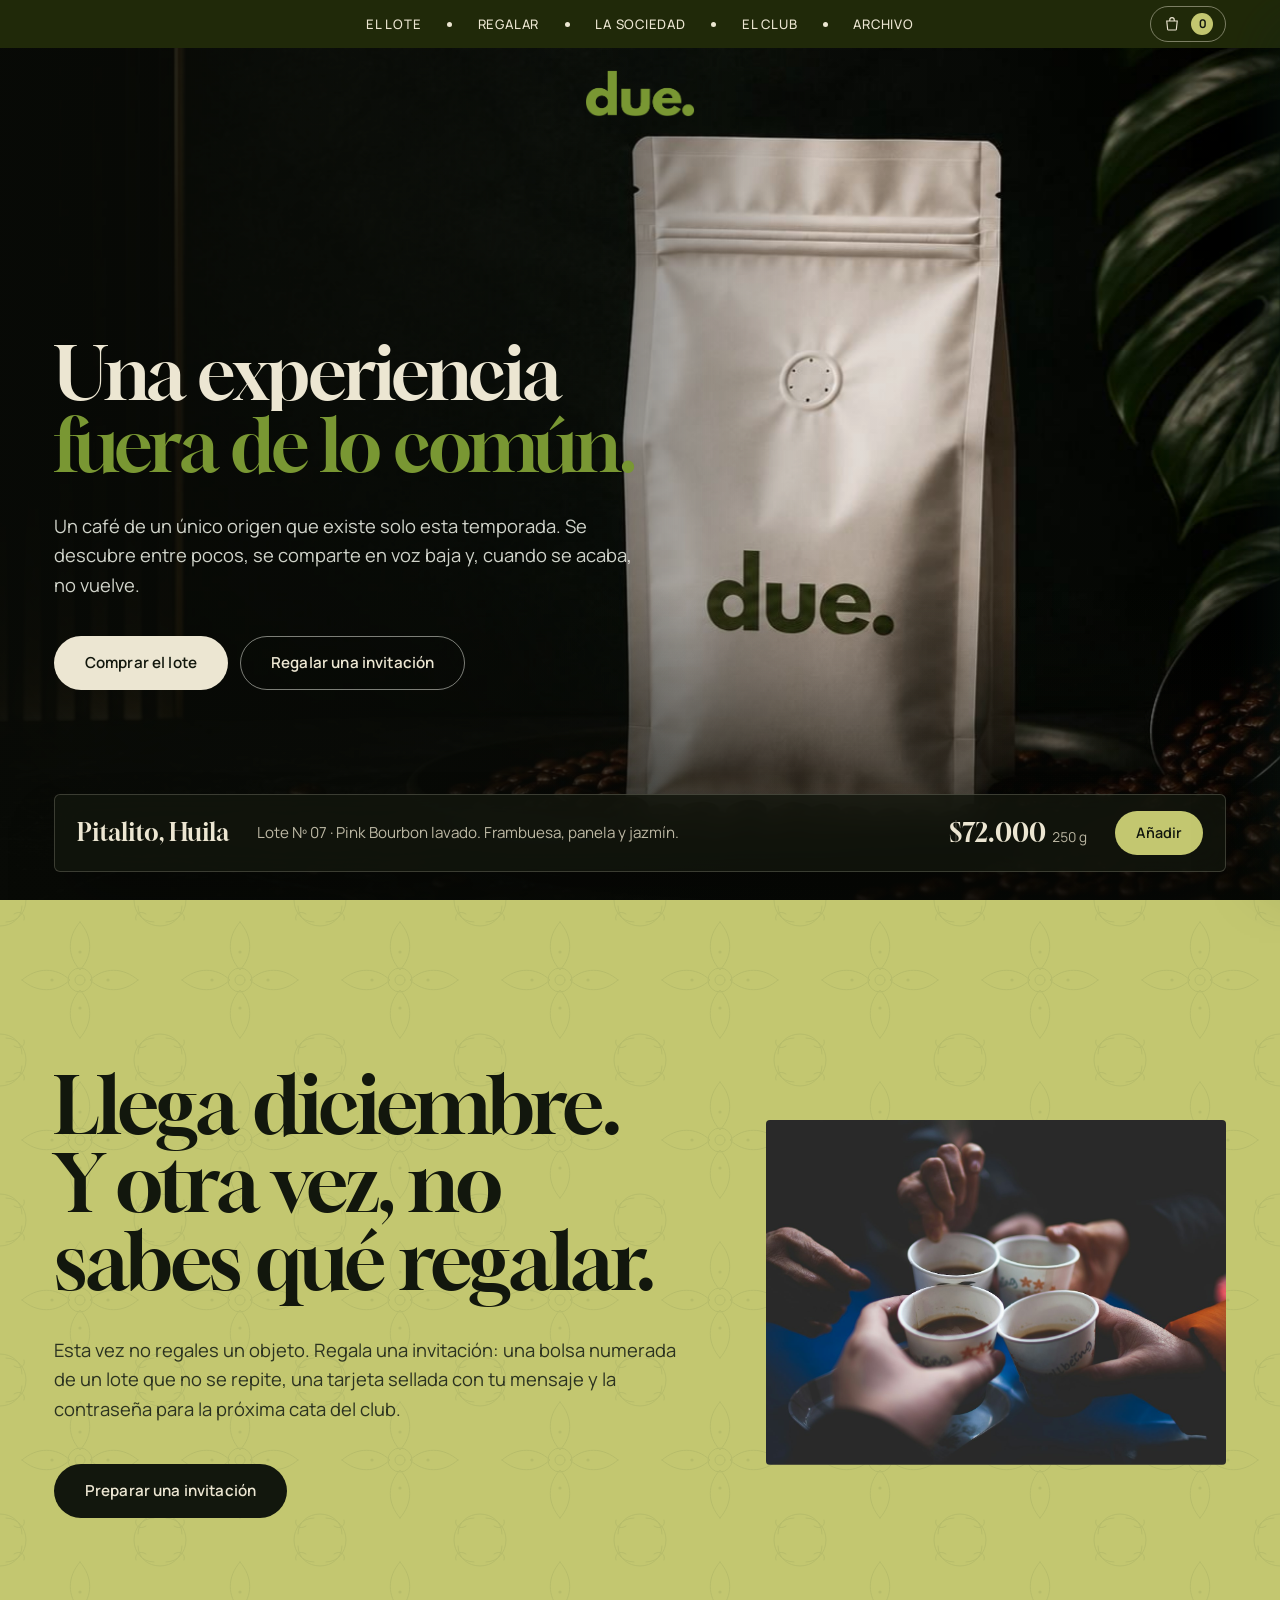
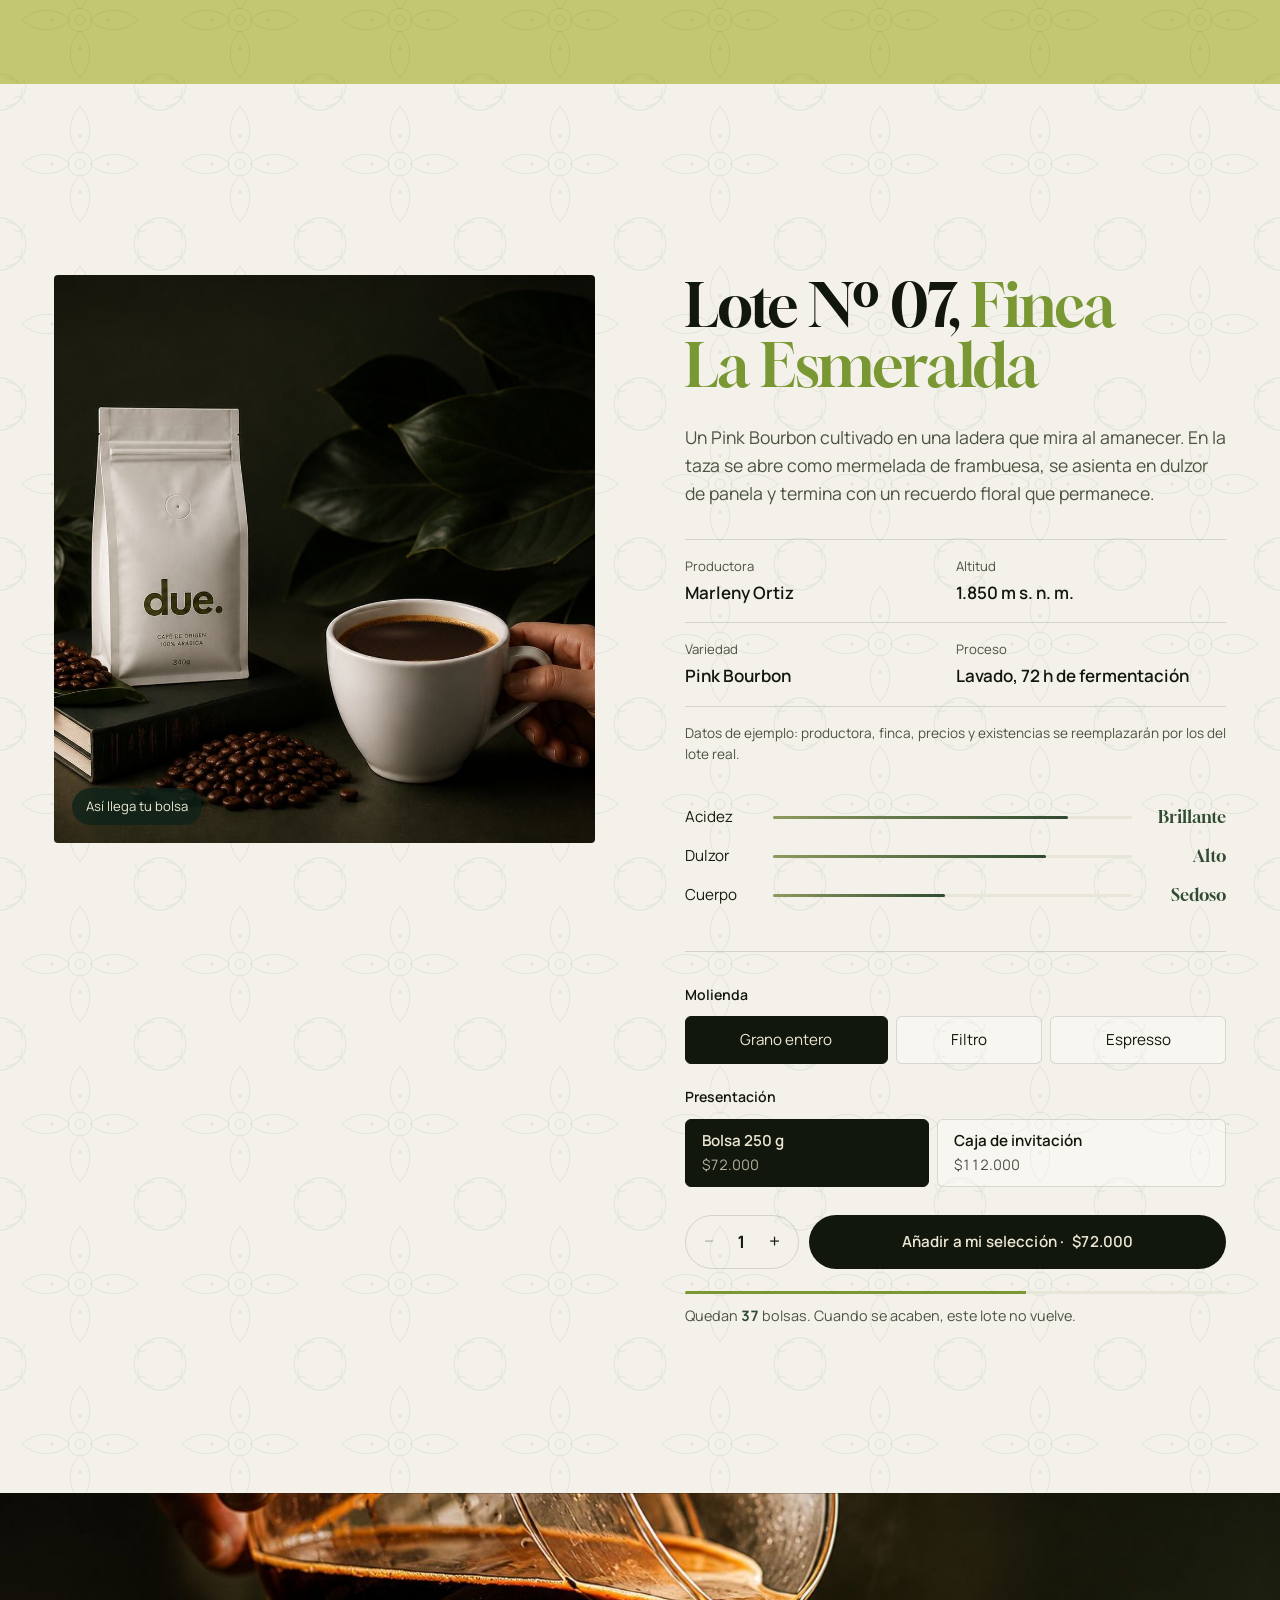
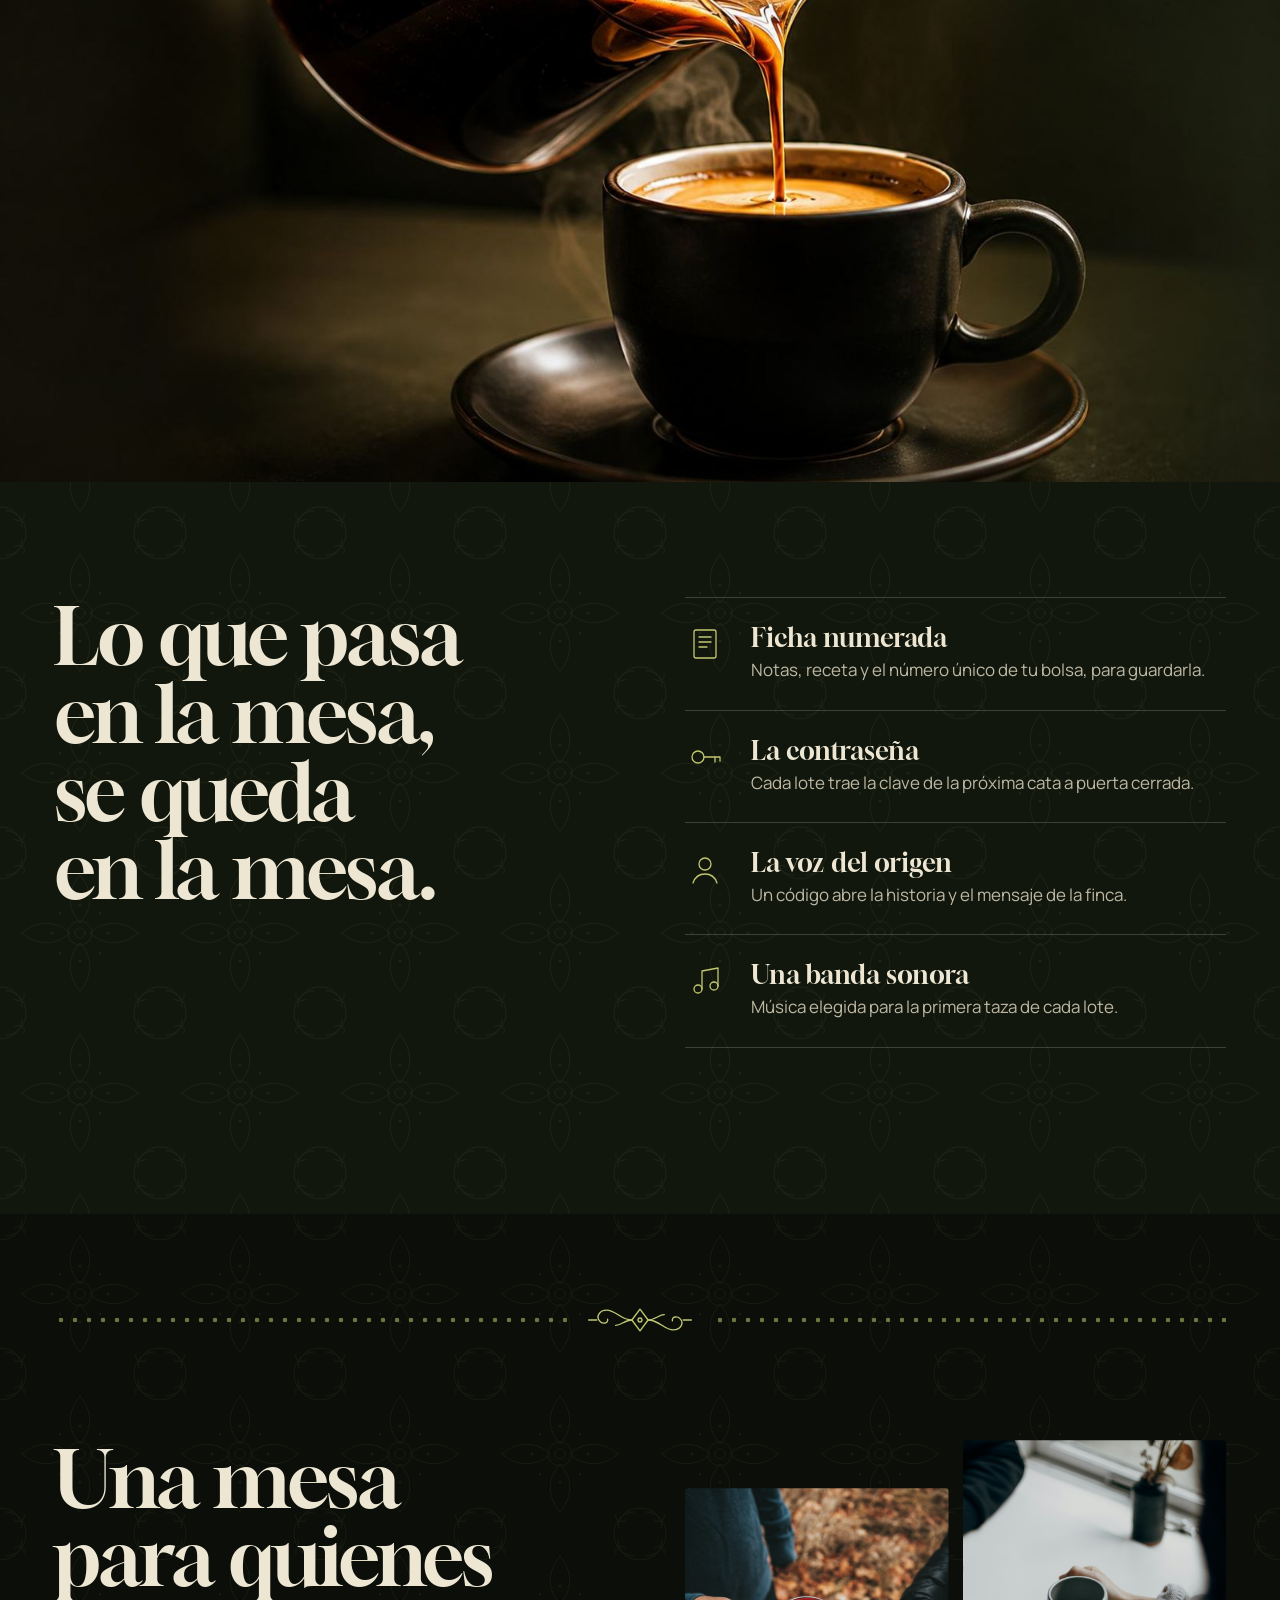
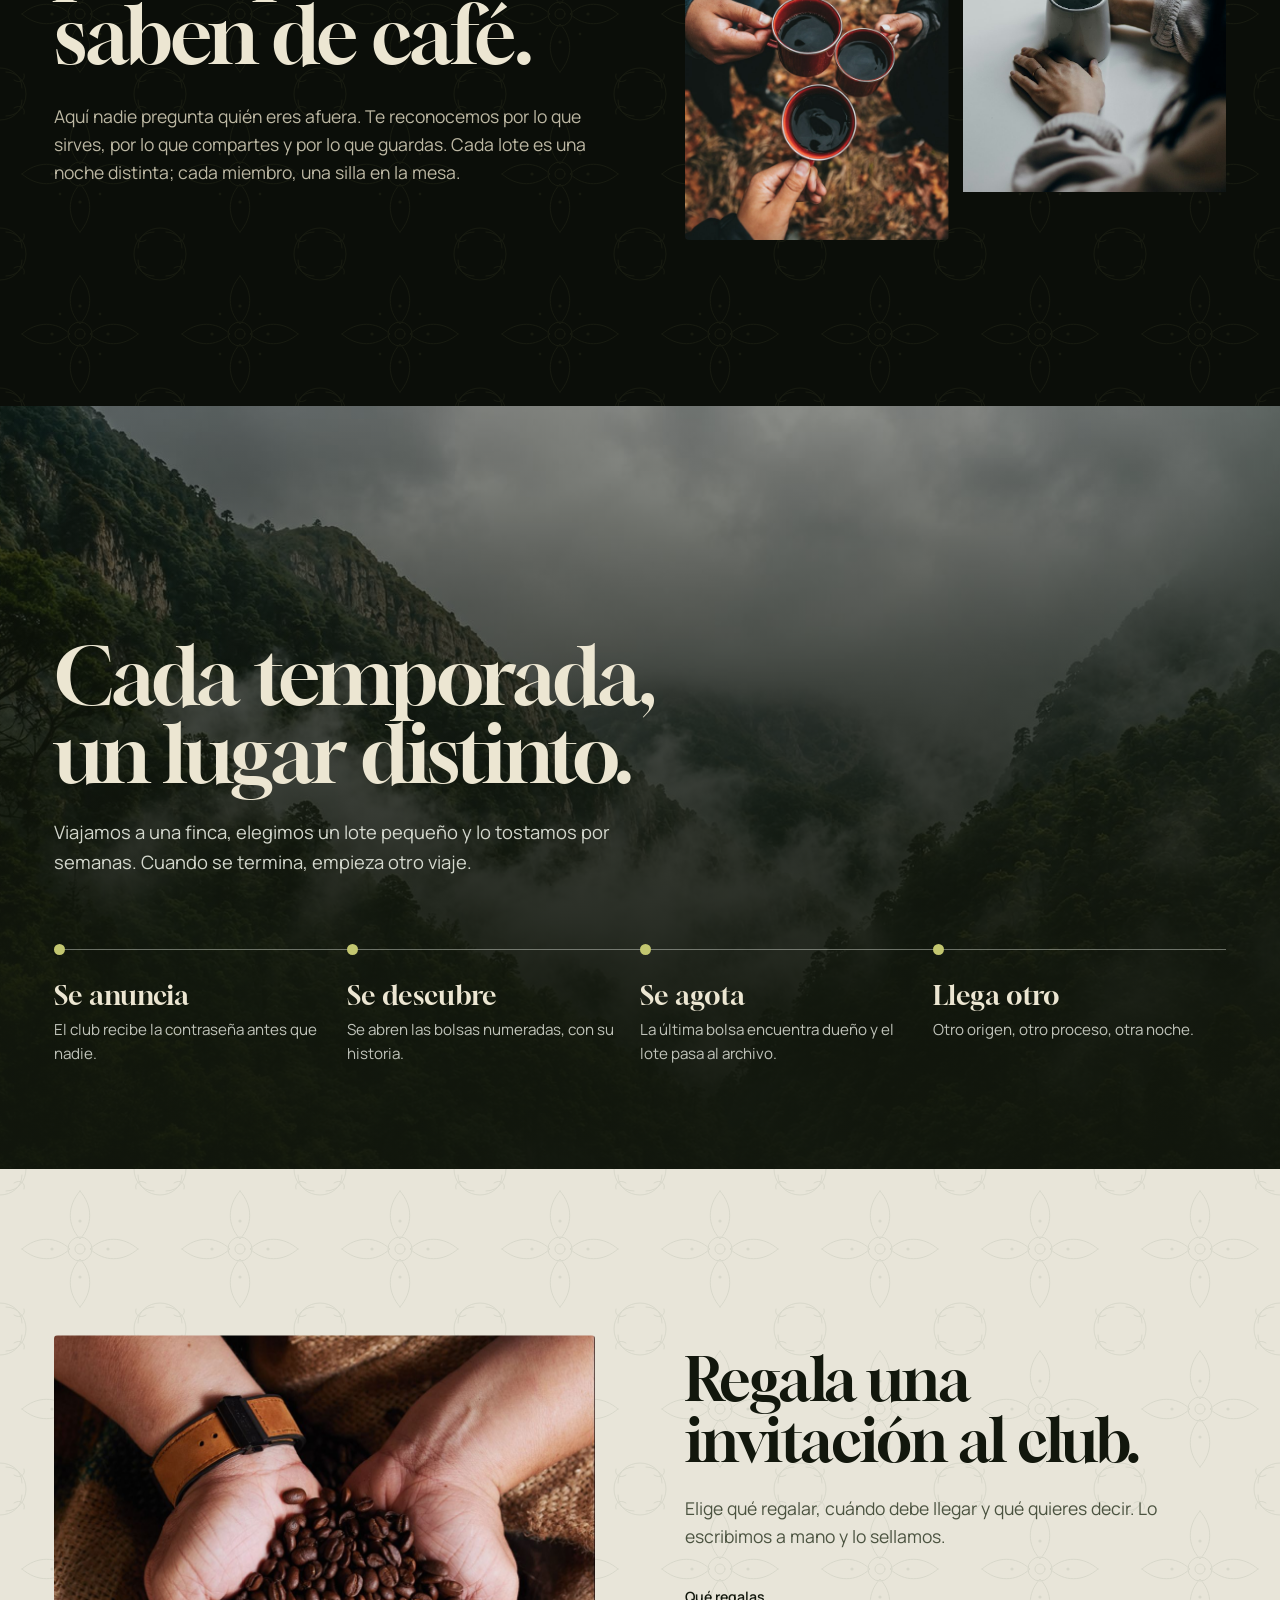
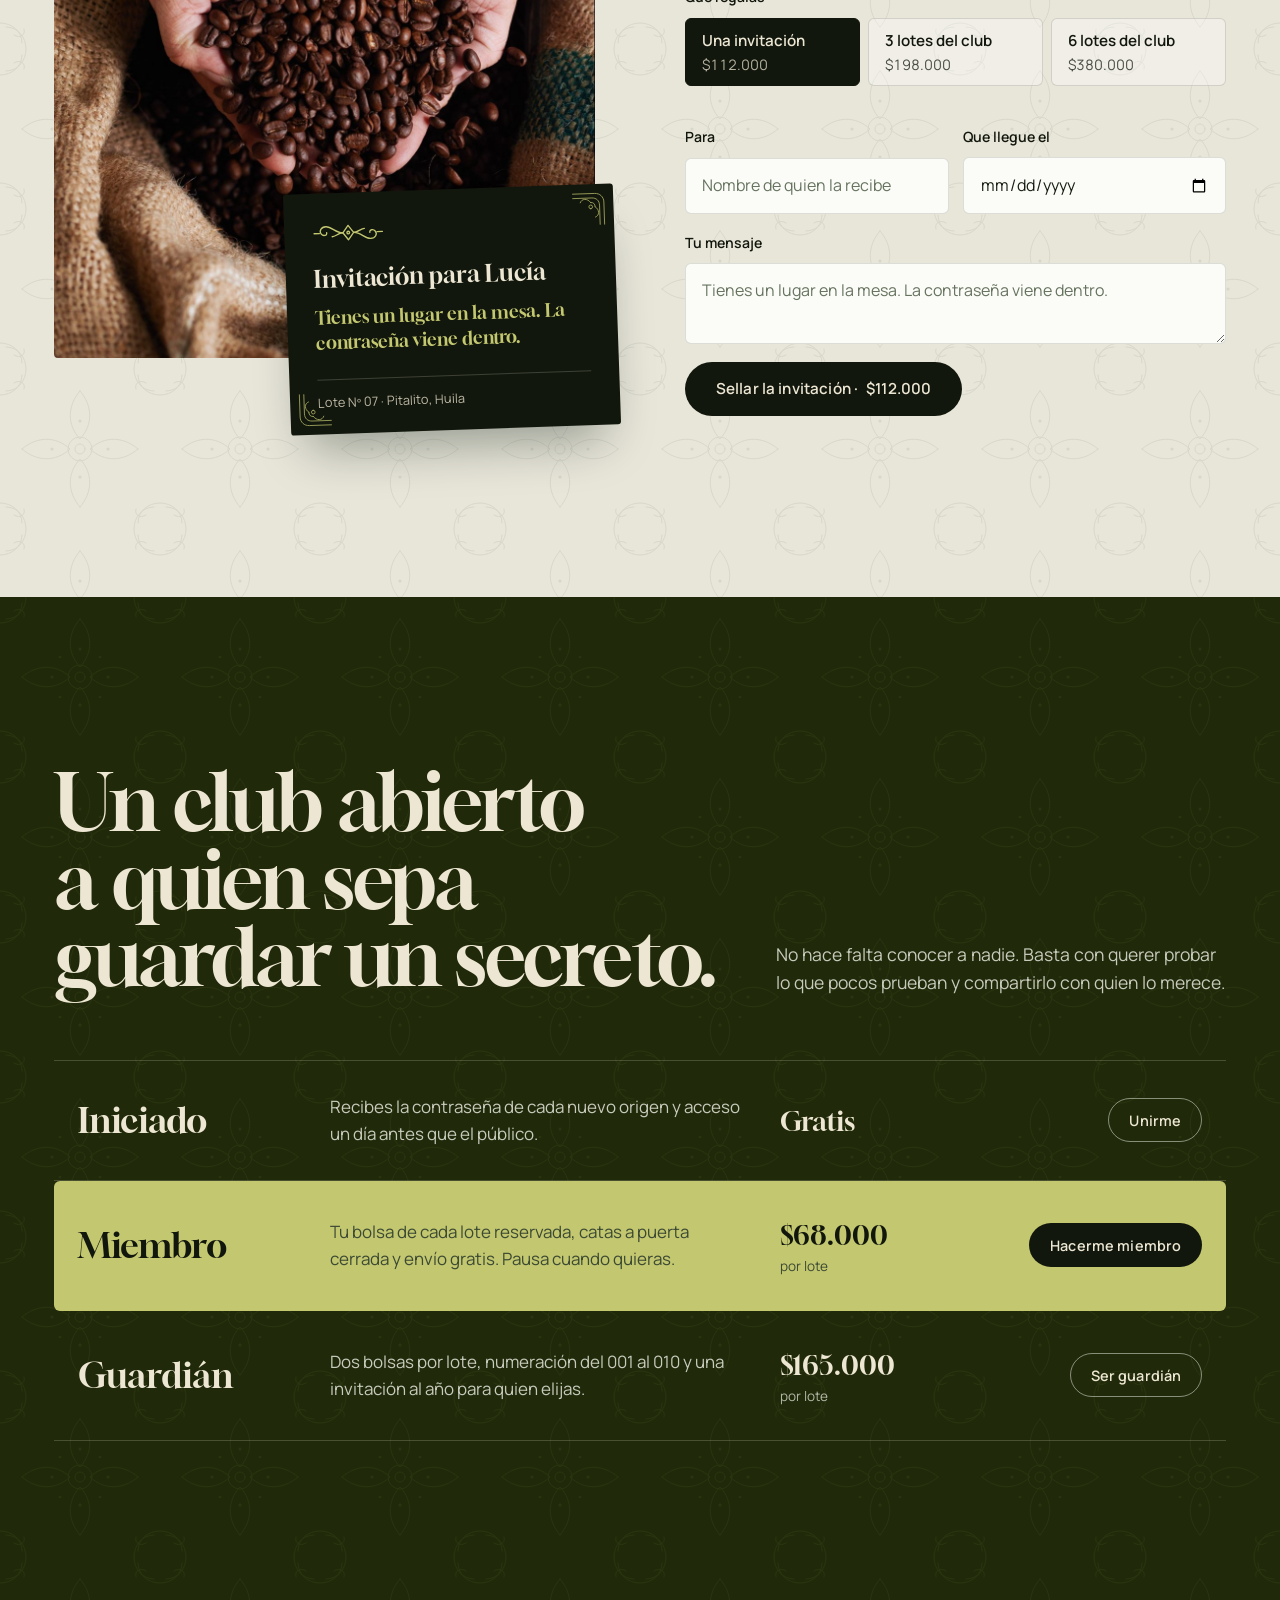
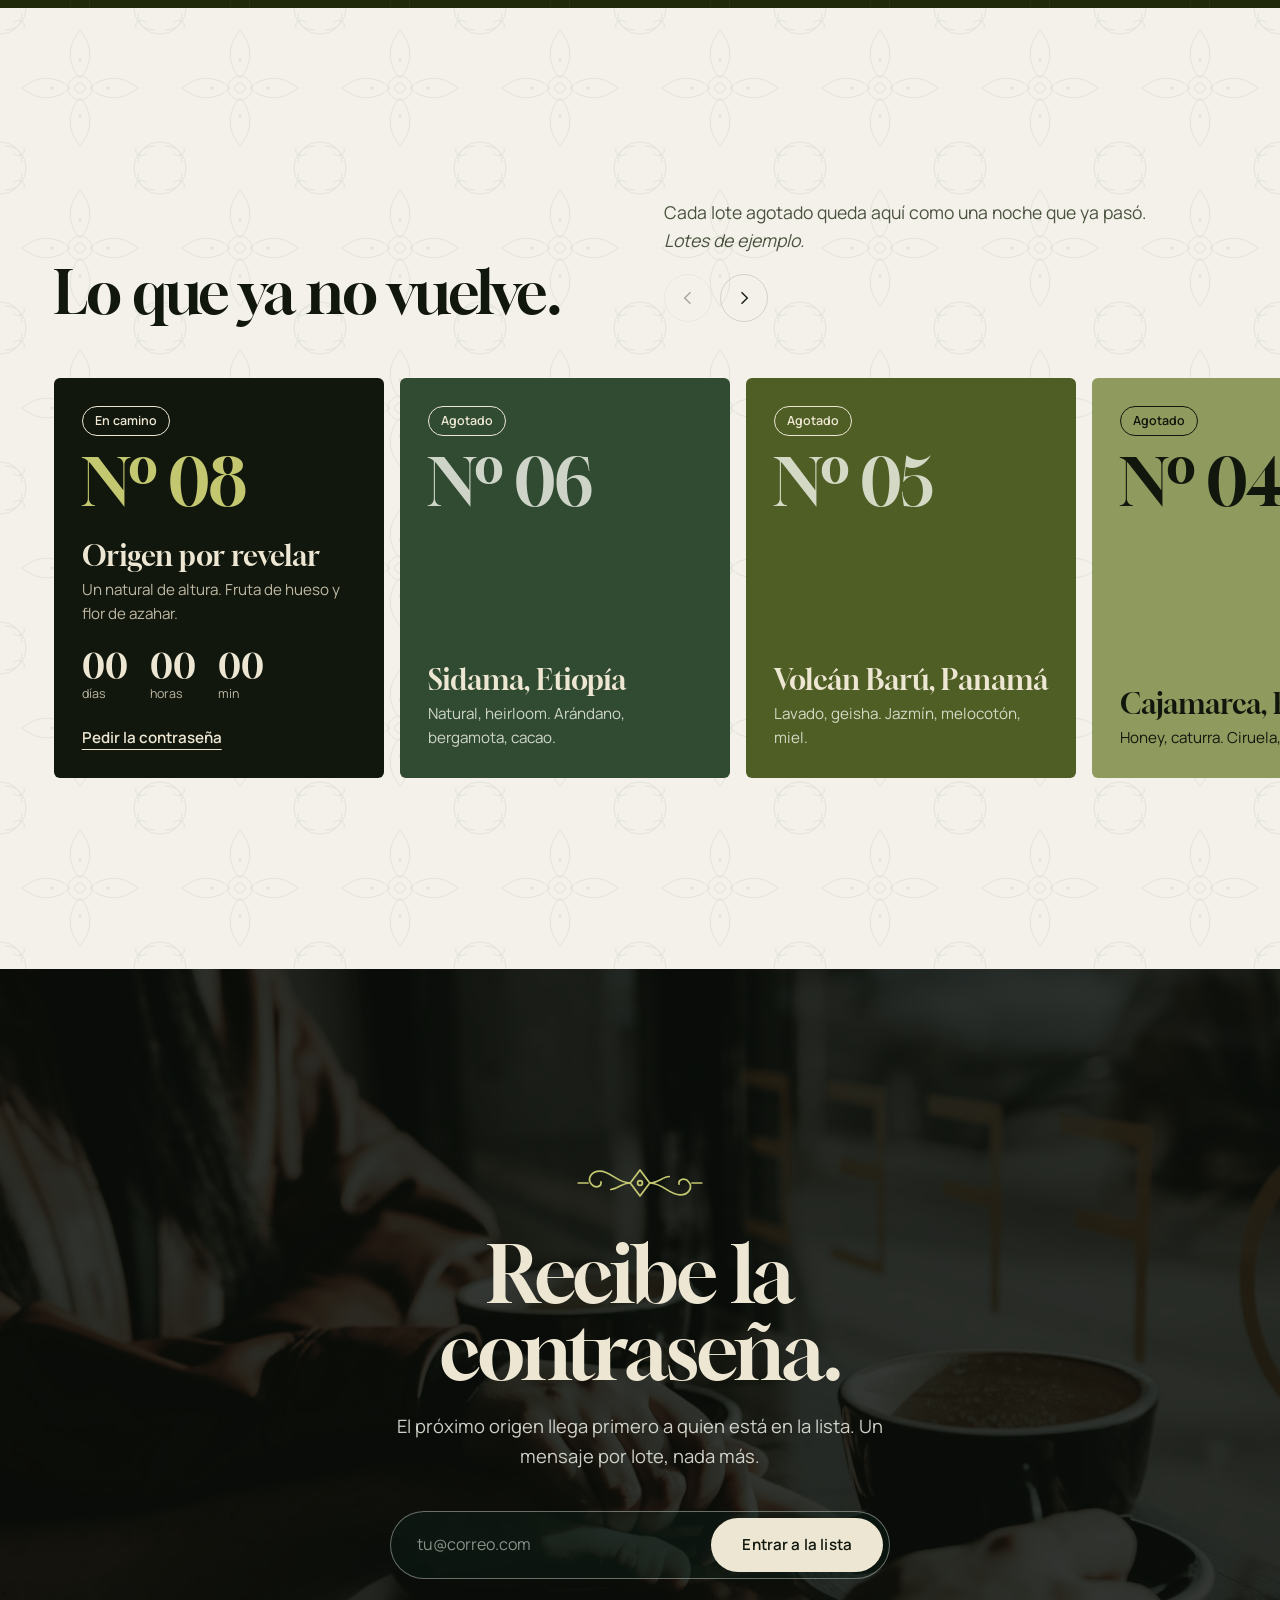
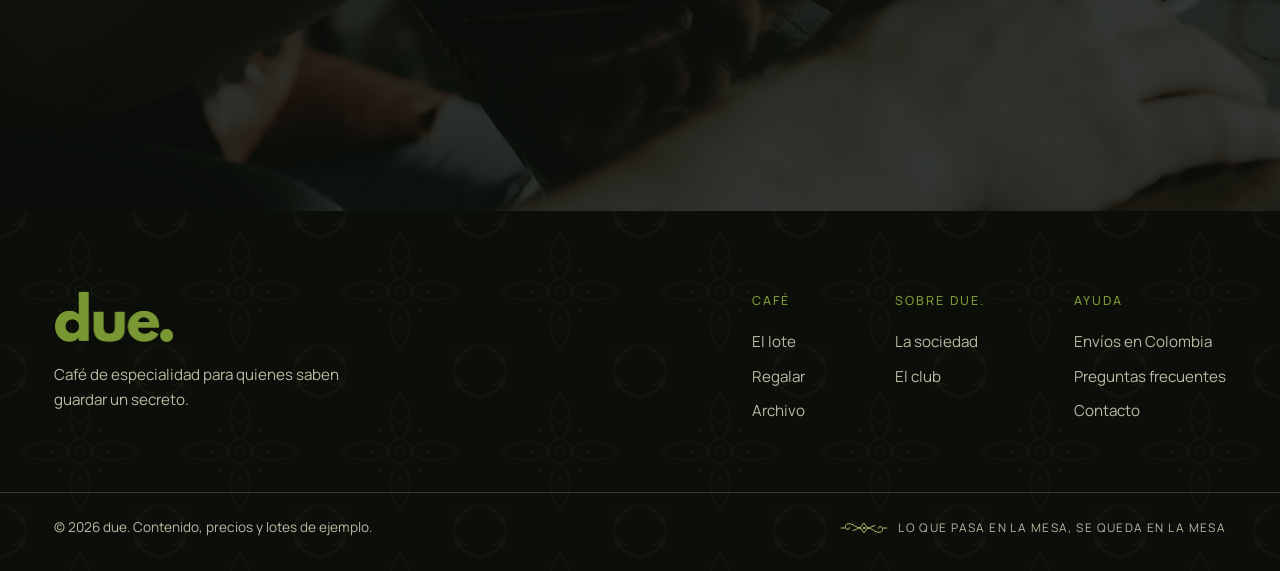
<file: version-b.html>
<!doctype html>
<html lang="es-CO">
<head>
  <meta charset="utf-8">
  <meta name="viewport" content="width=device-width, initial-scale=1, viewport-fit=cover">
  <title>due. — El club del café que no vuelve</title>
  <meta name="description" content="due. es un club de café de especialidad colombiano. Lotes que existen una sola temporada, para descubrir, compartir y regalar.">
  <meta name="theme-color" content="#202909">
  <link rel="icon" type="image/png" href="assets/logo-due-olive.png">
  <link rel="preconnect" href="https://fonts.googleapis.com">
  <link rel="preconnect" href="https://fonts.gstatic.com" crossorigin>
  <link href="https://fonts.googleapis.com/css2?family=Gloock&family=Manrope:wght@400;500;600;700&display=swap" rel="stylesheet">
  <link rel="preload" as="image" href="assets/club/bolsa-hero.jpg">
  <link rel="stylesheet" href="css/lace.css">
  <link rel="stylesheet" href="css/b.css">
</head>
<body class="b">
  <svg width="0" height="0" style="position:absolute" aria-hidden="true">
    <symbol id="floron" viewBox="0 0 120 40">
      <path d="M60 8l9 12-9 12-9-12Z"/>
      <path d="M51 20C39 20 33 9 23 9c-8 0-12 7-8 12 3 4 10 3 9-2M69 20c12 0 18 11 28 11 8 0 12-7 8-12-3-4-10-3-9 2"/>
      <path d="M51 20c-8 0-12 6-18 6M69 20c8 0 12-6 18-6M3 20h9M108 20h9"/>
      <circle cx="60" cy="20" r="2.2"/>
    </symbol>
  </svg>
  <a class="skip" href="#lote">Saltar al lote actual</a>

  <header class="nav" data-nav>
    <div class="nav__bar">
      <button class="menu-btn" type="button" aria-label="Abrir menú" aria-expanded="false" aria-controls="menu-movil" data-menu-toggle><span></span><span></span></button>
      <nav class="nav__links" aria-label="Principal">
        <a href="#lote">El lote</a>
        <a href="#regalar">Regalar</a>
        <a href="#sociedad">La sociedad</a>
        <a href="#club">El club</a>
        <a href="#archivo">Archivo</a>
      </nav>
      <button class="cart-btn" type="button" data-open-cart aria-label="Abrir tu selección">
        <svg viewBox="0 0 24 24" width="18" height="18" aria-hidden="true"><path d="M5 8h14l-1.2 11.2a1 1 0 0 1-1 .8H7.2a1 1 0 0 1-1-.8L5 8Z"/><path d="M9 8V6.5a3 3 0 0 1 6 0V8"/></svg>
        <span class="cart-btn__count" data-cart-count>0</span>
      </button>
    </div>
    <a href="#top" class="nav__logo" aria-label="due., volver al inicio"><img src="assets/logo-due-lima.png" alt="" width="110" height="48"></a>
  </header>

  <div class="mobile-menu" id="menu-movil" data-mobile-menu hidden>
    <a href="#lote">El lote</a>
    <a href="#regalar">Regalar</a>
    <a href="#sociedad">La sociedad</a>
    <a href="#club">El club</a>
    <a href="#archivo">Archivo</a>
  </div>

  <main id="top">

    <section class="hero" aria-labelledby="hero-title">
      <figure class="hero__media"><img src="assets/club/bolsa-hero.jpg" alt="Bolsa de café due. sobre una bandeja con granos, en un salón oscuro" fetchpriority="high"></figure>
      <div class="hero__scrim" aria-hidden="true"></div>
      <div class="hero__inner">
        <div class="hero__copy">
          <h1 class="hero__title" id="hero-title">
            <span class="line"><span>Una experiencia</span></span>
            <span class="line"><span class="accent">fuera de lo común.</span></span>
          </h1>
          <p class="hero__lead">Un café de un único origen que existe solo esta temporada. Se descubre entre pocos, se comparte en voz baja y, cuando se acaba, no vuelve.</p>
          <div class="hero__ctas">
            <a href="#lote" class="btn btn--light">Comprar el lote</a>
            <a href="#regalar" class="btn btn--line-light">Regalar una invitación</a>
          </div>
        </div>
        <aside class="lotcard" aria-label="Lote de esta temporada">
          <p class="lotcard__origin">Pitalito, Huila</p>
          <p class="lotcard__notes">Lote Nº 07 · Pink Bourbon lavado. Frambuesa, panela y jazmín.</p>
          <div class="lotcard__row">
            <p class="lotcard__price"><span>$72.000</span> <small>250 g</small></p>
            <button type="button" class="btn btn--forest btn--sm" data-quick-add>Añadir</button>
          </div>
          <p class="lotcard__left"><span data-bags-left>37</span> bolsas numeradas disponibles</p>
        </aside>
      </div>
    </section>

    <section class="xmas lace-bg lace-bg--light lace-edge" aria-labelledby="xmas-title">
      <div class="xmas__inner">
        <div class="xmas__copy">
          <h2 class="display" id="xmas-title">Llega diciembre. Y otra vez, no sabes qué regalar.</h2>
          <p class="xmas__lead">Esta vez no regales un objeto. Regala una invitación: una bolsa numerada de un lote que no se repite, una tarjeta sellada con tu mensaje y la contraseña para la próxima cata del club.</p>
          <a href="#regalar" class="btn btn--forest">Preparar una invitación</a>
        </div>
        <figure class="xmas__media reveal-img"><img src="assets/club/brindis.jpg" alt="Varias manos juntan vasos de café en un brindis" loading="lazy"></figure>
      </div>
    </section>

    <section class="lot lace-bg lace-bg--light" id="lote" aria-labelledby="lot-title">
      <figure class="lot__media reveal-img">
        <img src="assets/club/bolsa-taza.jpg" alt="Bolsa de café due. junto a una taza de café negro" loading="lazy">
        <figcaption>Así llega tu bolsa</figcaption>
      </figure>
      <div class="lot__info">
        <h2 class="display display--md" id="lot-title">Lote Nº 07, <span class="soft">Finca La Esmeralda</span></h2>
        <p class="lot__desc">Un Pink Bourbon cultivado en una ladera que mira al amanecer. En la taza se abre como mermelada de frambuesa, se asienta en dulzor de panela y termina con un recuerdo floral que permanece.</p>
        <dl class="facts">
          <div><dt>Productora</dt><dd>Marleny Ortiz</dd></div>
          <div><dt>Altitud</dt><dd>1.850 m s. n. m.</dd></div>
          <div><dt>Variedad</dt><dd>Pink Bourbon</dd></div>
          <div><dt>Proceso</dt><dd>Lavado, 72 h de fermentación</dd></div>
        </dl>
        <p class="sample-note">Datos de ejemplo: productora, finca, precios y existencias se reemplazarán por los del lote real.</p>
        <div class="profile" aria-label="Perfil de taza">
          <div class="profile__row"><span>Acidez</span><div class="profile__bar"><i style="--v:.82"></i></div><em>Brillante</em></div>
          <div class="profile__row"><span>Dulzor</span><div class="profile__bar"><i style="--v:.76"></i></div><em>Alto</em></div>
          <div class="profile__row"><span>Cuerpo</span><div class="profile__bar"><i style="--v:.48"></i></div><em>Sedoso</em></div>
        </div>
        <form class="buy" data-buy-form>
          <fieldset class="field-group">
            <legend>Molienda</legend>
            <div class="seg">
              <label><input type="radio" name="grind" value="Grano entero" checked><span>Grano entero</span></label>
              <label><input type="radio" name="grind" value="Filtro"><span>Filtro</span></label>
              <label><input type="radio" name="grind" value="Espresso"><span>Espresso</span></label>
            </div>
          </fieldset>
          <fieldset class="field-group">
            <legend>Presentación</legend>
            <div class="seg seg--cards">
              <label><input type="radio" name="format" value="Bolsa 250 g" data-price="72000" checked><span><b>Bolsa 250 g</b><small>$72.000</small></span></label>
              <label><input type="radio" name="format" value="Caja de invitación 250 g" data-price="112000"><span><b>Caja de invitación</b><small>$112.000</small></span></label>
            </div>
          </fieldset>
          <div class="buy__row">
            <div class="qty">
              <button type="button" data-qty="-1" aria-label="Quitar una bolsa">−</button>
              <output name="qty" aria-live="polite">1</output>
              <button type="button" data-qty="1" aria-label="Añadir una bolsa">+</button>
            </div>
            <button type="submit" class="btn btn--forest btn--grow">Añadir a mi selección · <span data-buy-price>$72.000</span></button>
          </div>
          <div class="stock">
            <div class="stock__bar" role="progressbar" aria-label="Bolsas reservadas de esta temporada" aria-valuemin="0" aria-valuemax="100" aria-valuenow="63"><span data-stock-fill></span></div>
            <p>Quedan <strong data-bags-left>37</strong> bolsas. Cuando se acaben, este lote no vuelve.</p>
          </div>
        </form>
      </div>
    </section>

    <section class="ritual lace-bg" aria-labelledby="ritual-title">
      <figure class="ritual__media reveal-img"><img src="assets/club/vertido.jpg" alt="Café filtrado vertido en una taza negra" loading="lazy"></figure>
      <div class="ritual__inner">
        <h2 class="display display--light" id="ritual-title">Lo que pasa en la mesa, se queda en la mesa.</h2>
        <ul class="ritual__list">
          <li><svg viewBox="0 0 40 40" aria-hidden="true"><rect x="9" y="6" width="22" height="28" rx="2"/><path d="M14 13h12M14 18h12M14 23h8"/></svg><div><h3>Ficha numerada</h3><p>Notas, receta y el número único de tu bolsa, para guardarla.</p></div></li>
          <li><svg viewBox="0 0 40 40" aria-hidden="true"><circle cx="13" cy="20" r="6"/><path d="M19 20h16M30 20v5M35 20v4"/></svg><div><h3>La contraseña</h3><p>Cada lote trae la clave de la próxima cata a puerta cerrada.</p></div></li>
          <li><svg viewBox="0 0 40 40" aria-hidden="true"><circle cx="20" cy="15" r="6"/><path d="M8 34c2-6 7-9 12-9s10 3 12 9"/></svg><div><h3>La voz del origen</h3><p>Un código abre la historia y el mensaje de la finca.</p></div></li>
          <li><svg viewBox="0 0 40 40" aria-hidden="true"><circle cx="13" cy="28" r="4"/><circle cx="29" cy="25" r="4"/><path d="M17 28V10l16-3v18"/></svg><div><h3>Una banda sonora</h3><p>Música elegida para la primera taza de cada lote.</p></div></li>
        </ul>
      </div>
    </section>

    <section class="society lace-bg" id="sociedad" aria-labelledby="soc-title">
      <div class="society__trim" aria-hidden="true"><span class="lace-trim"></span><svg class="floron" viewBox="0 0 120 40"><use href="#floron"/></svg><span class="lace-trim"></span></div>
      <div class="society__inner">
        <div class="society__copy">
          <h2 class="display display--light" id="soc-title">Una mesa para quienes saben de café.</h2>
          <p>Aquí nadie pregunta quién eres afuera. Te reconocemos por lo que sirves, por lo que compartes y por lo que guardas. Cada lote es una noche distinta; cada miembro, una silla en la mesa.</p>
        </div>
        <div class="society__pair">
          <figure class="reveal-img"><img src="assets/club/tres-tazas.jpg" alt="Tres personas brindan con tazas de café" loading="lazy"></figure>
          <figure class="reveal-img"><img src="assets/club/conversacion.jpg" alt="Dos personas conversan con sus tazas sobre la mesa" loading="lazy"></figure>
        </div>
      </div>
    </section>

    <section class="origin" aria-labelledby="origin-title">
      <figure class="origin__media"><img src="assets/club/montana.jpg" alt="Montañas cubiertas de bosque y niebla" loading="lazy"></figure>
      <div class="origin__inner">
        <h2 class="display display--light" id="origin-title">Cada temporada, un lugar distinto.</h2>
        <p class="origin__lead">Viajamos a una finca, elegimos un lote pequeño y lo tostamos por semanas. Cuando se termina, empieza otro viaje.</p>
        <ol class="cycle">
          <li><b>Se anuncia</b><span>El club recibe la contraseña antes que nadie.</span></li>
          <li><b>Se descubre</b><span>Se abren las bolsas numeradas, con su historia.</span></li>
          <li><b>Se agota</b><span>La última bolsa encuentra dueño y el lote pasa al archivo.</span></li>
          <li><b>Llega otro</b><span>Otro origen, otro proceso, otra noche.</span></li>
        </ol>
      </div>
    </section>

    <section class="gift lace-bg lace-bg--light" id="regalar" aria-labelledby="gift-title">
      <div class="gift__inner">
        <div class="gift__stage">
          <figure class="gift__media reveal-img"><img src="assets/club/manos-granos.jpg" alt="Manos sosteniendo granos de café tostado sobre un costal" loading="lazy"></figure>
          <div class="giftcard lace-corners" aria-live="polite">
            <svg class="giftcard__seal floron" viewBox="0 0 120 40" aria-hidden="true"><use href="#floron"/></svg>
            <p class="giftcard__to">Invitación para <span data-gift-preview-name>Lucía</span></p>
            <p class="giftcard__msg" data-gift-preview-msg>Tienes un lugar en la mesa. La contraseña viene dentro.</p>
            <p class="giftcard__from">Lote Nº 07 · Pitalito, Huila</p>
          </div>
        </div>
        <div class="gift__copy">
          <h2 class="display display--md" id="gift-title">Regala una invitación al club.</h2>
          <p class="gift__lead">Elige qué regalar, cuándo debe llegar y qué quieres decir. Lo escribimos a mano y lo sellamos.</p>
          <form class="gift__form" data-gift-form>
            <fieldset class="field-group">
              <legend>Qué regalas</legend>
              <div class="seg seg--cards seg--three">
                <label><input type="radio" name="gift" value="Invitación, Lote Nº 07" data-price="112000" checked><span><b>Una invitación</b><small>$112.000</small></span></label>
                <label><input type="radio" name="gift" value="Club, 3 lotes" data-price="198000"><span><b>3 lotes del club</b><small>$198.000</small></span></label>
                <label><input type="radio" name="gift" value="Club, 6 lotes" data-price="380000"><span><b>6 lotes del club</b><small>$380.000</small></span></label>
              </div>
            </fieldset>
            <div class="field-row">
              <label class="field"><span>Para</span><input type="text" name="to" placeholder="Nombre de quien la recibe" maxlength="24" autocomplete="off" data-gift-name></label>
              <label class="field"><span>Que llegue el</span><input type="date" name="date" data-gift-date></label>
            </div>
            <label class="field"><span>Tu mensaje</span><textarea name="msg" rows="2" maxlength="140" placeholder="Tienes un lugar en la mesa. La contraseña viene dentro." data-gift-msg></textarea></label>
            <button type="submit" class="btn btn--forest">Sellar la invitación · <span data-gift-price>$112.000</span></button>
          </form>
        </div>
      </div>
    </section>

    <section class="club lace-bg lace-edge" id="club" aria-labelledby="club-title">
      <div class="club__inner">
        <div class="club__head">
          <h2 class="display display--light" id="club-title">Un club abierto a quien sepa guardar un secreto.</h2>
          <p class="club__lead">No hace falta conocer a nadie. Basta con querer probar lo que pocos prueban y compartirlo con quien lo merece.</p>
        </div>
        <ul class="tiers">
          <li class="tier"><h3>Iniciado</h3><p class="tier__what">Recibes la contraseña de cada nuevo origen y acceso un día antes que el público.</p><p class="tier__price">Gratis</p><a href="#unirse" class="btn btn--line-light btn--sm" data-plan="Iniciado">Unirme</a></li>
          <li class="tier tier--featured"><h3>Miembro</h3><p class="tier__what">Tu bolsa de cada lote reservada, catas a puerta cerrada y envío gratis. Pausa cuando quieras.</p><p class="tier__price">$68.000 <small>por lote</small></p><a href="#unirse" class="btn btn--forest btn--sm" data-plan="Miembro">Hacerme miembro</a></li>
          <li class="tier"><h3>Guardián</h3><p class="tier__what">Dos bolsas por lote, numeración del 001 al 010 y una invitación al año para quien elijas.</p><p class="tier__price">$165.000 <small>por lote</small></p><a href="#unirse" class="btn btn--line-light btn--sm" data-plan="Guardián">Ser guardián</a></li>
        </ul>
      </div>
    </section>

    <section class="archive lace-bg lace-bg--light" id="archivo" aria-labelledby="archive-title">
      <div class="archive__head">
        <h2 class="display display--md" id="archive-title">Lo que ya no vuelve.</h2>
        <div class="archive__side">
          <p>Cada lote agotado queda aquí como una noche que ya pasó. <span class="sample-inline">Lotes de ejemplo.</span></p>
          <div class="rail-ctrl">
            <button type="button" class="rail-btn" data-rail="-1" aria-label="Lotes anteriores"><svg viewBox="0 0 24 24" aria-hidden="true"><path d="M15 5l-7 7 7 7"/></svg></button>
            <button type="button" class="rail-btn" data-rail="1" aria-label="Lotes siguientes"><svg viewBox="0 0 24 24" aria-hidden="true"><path d="M9 5l7 7-7 7"/></svg></button>
          </div>
        </div>
      </div>
      <div class="rail" data-rail-track tabindex="0" aria-label="Lotes anteriores y próximo lote">
        <article class="plate plate--next"><span class="plate__tag">En camino</span><p class="plate__n">Nº 08</p><h3>Origen por revelar</h3><p>Un natural de altura. Fruta de hueso y flor de azahar.</p>
          <div class="countdown" data-countdown="2026-11-20T10:00:00-05:00"><div><b data-cd="d">00</b><span>días</span></div><div><b data-cd="h">00</b><span>horas</span></div><div><b data-cd="m">00</b><span>min</span></div></div>
          <a href="#unirse" class="link">Pedir la contraseña</a></article>
        <article class="plate plate--g1"><span class="plate__tag">Agotado</span><p class="plate__n">Nº 06</p><h3>Sidama, Etiopía</h3><p>Natural, heirloom. Arándano, bergamota, cacao.</p></article>
        <article class="plate plate--g2"><span class="plate__tag">Agotado</span><p class="plate__n">Nº 05</p><h3>Volcán Barú, Panamá</h3><p>Lavado, geisha. Jazmín, melocotón, miel.</p></article>
        <article class="plate plate--g3"><span class="plate__tag">Agotado</span><p class="plate__n">Nº 04</p><h3>Cajamarca, Perú</h3><p>Honey, caturra. Ciruela, caramelo, nuez.</p></article>
        <article class="plate plate--g4"><span class="plate__tag">Agotado</span><p class="plate__n">Nº 03</p><h3>Nariño, Colombia</h3><p>Lavado, castillo. Naranja, panela, cacao.</p></article>
      </div>
    </section>

    <section class="join" id="unirse" aria-labelledby="join-title">
      <figure class="join__media"><img src="assets/club/ventana.jpg" alt="" loading="lazy"></figure>
      <div class="join__inner">
        <svg class="join__orn floron" viewBox="0 0 120 40" aria-hidden="true"><use href="#floron"/></svg>
        <h2 class="display display--light" id="join-title">Recibe la contraseña.</h2>
        <p class="join__lead">El próximo origen llega primero a quien está en la lista. Un mensaje por lote, nada más.</p>
        <form class="join__form" data-join-form novalidate>
          <label class="sr-only" for="join-email">Tu correo electrónico</label>
          <input id="join-email" type="email" name="email" placeholder="tu@correo.com" required autocomplete="email" inputmode="email">
          <button type="submit" class="btn btn--light">Entrar a la lista</button>
        </form>
        <p class="join__msg" data-join-msg role="status"></p>
      </div>
    </section>
  </main>

  <footer class="footer lace-bg">
    <div class="footer__inner">
      <div class="footer__brand">
        <img src="assets/logo-due-lima.png" alt="due." width="120" height="52">
        <p>Café de especialidad para quienes saben guardar un secreto.</p>
      </div>
      <nav class="footer__cols" aria-label="Pie de página">
        <div><h2>Café</h2><a href="#lote">El lote</a><a href="#regalar">Regalar</a><a href="#archivo">Archivo</a></div>
        <div><h2>Sobre due.</h2><a href="#sociedad">La sociedad</a><a href="#club">El club</a></div>
        <div><h2>Ayuda</h2><a href="#">Envíos en Colombia</a><a href="#">Preguntas frecuentes</a><a href="#">Contacto</a></div>
      </nav>
    </div>
    <div class="footer__base">
      <p>© 2026 due. Contenido, precios y lotes de ejemplo.</p>
      <p class="footer__sign"><svg class="floron" aria-hidden="true" viewBox="0 0 120 40"><use href="#floron"/></svg> Lo que pasa en la mesa, se queda en la mesa</p>
    </div>
  </footer>

  <div class="scrim" data-close-cart hidden></div>
  <aside class="drawer" aria-label="Tu selección" aria-hidden="true" data-drawer inert>
    <header class="drawer__head">
      <h2>Tu selección</h2>
      <button type="button" class="drawer__close" data-close-cart aria-label="Cerrar"><svg viewBox="0 0 24 24" width="18" height="18" aria-hidden="true"><path d="M6 6l12 12M18 6L6 18"/></svg></button>
    </header>
    <div class="drawer__items" data-cart-items></div>
    <footer class="drawer__foot">
      <div class="drawer__total"><span>Total</span><strong data-cart-total>$0</strong></div>
      <p class="drawer__note" data-ship-note>Envío gratis en Colombia desde $150.000.</p>
      <button type="button" class="btn btn--forest btn--block" data-checkout>Finalizar compra</button>
    </footer>
  </aside>
  <div class="toast" role="status" aria-live="polite" data-toast></div>

  <script src="js/b.js"></script>
</body>
</html>
</file>
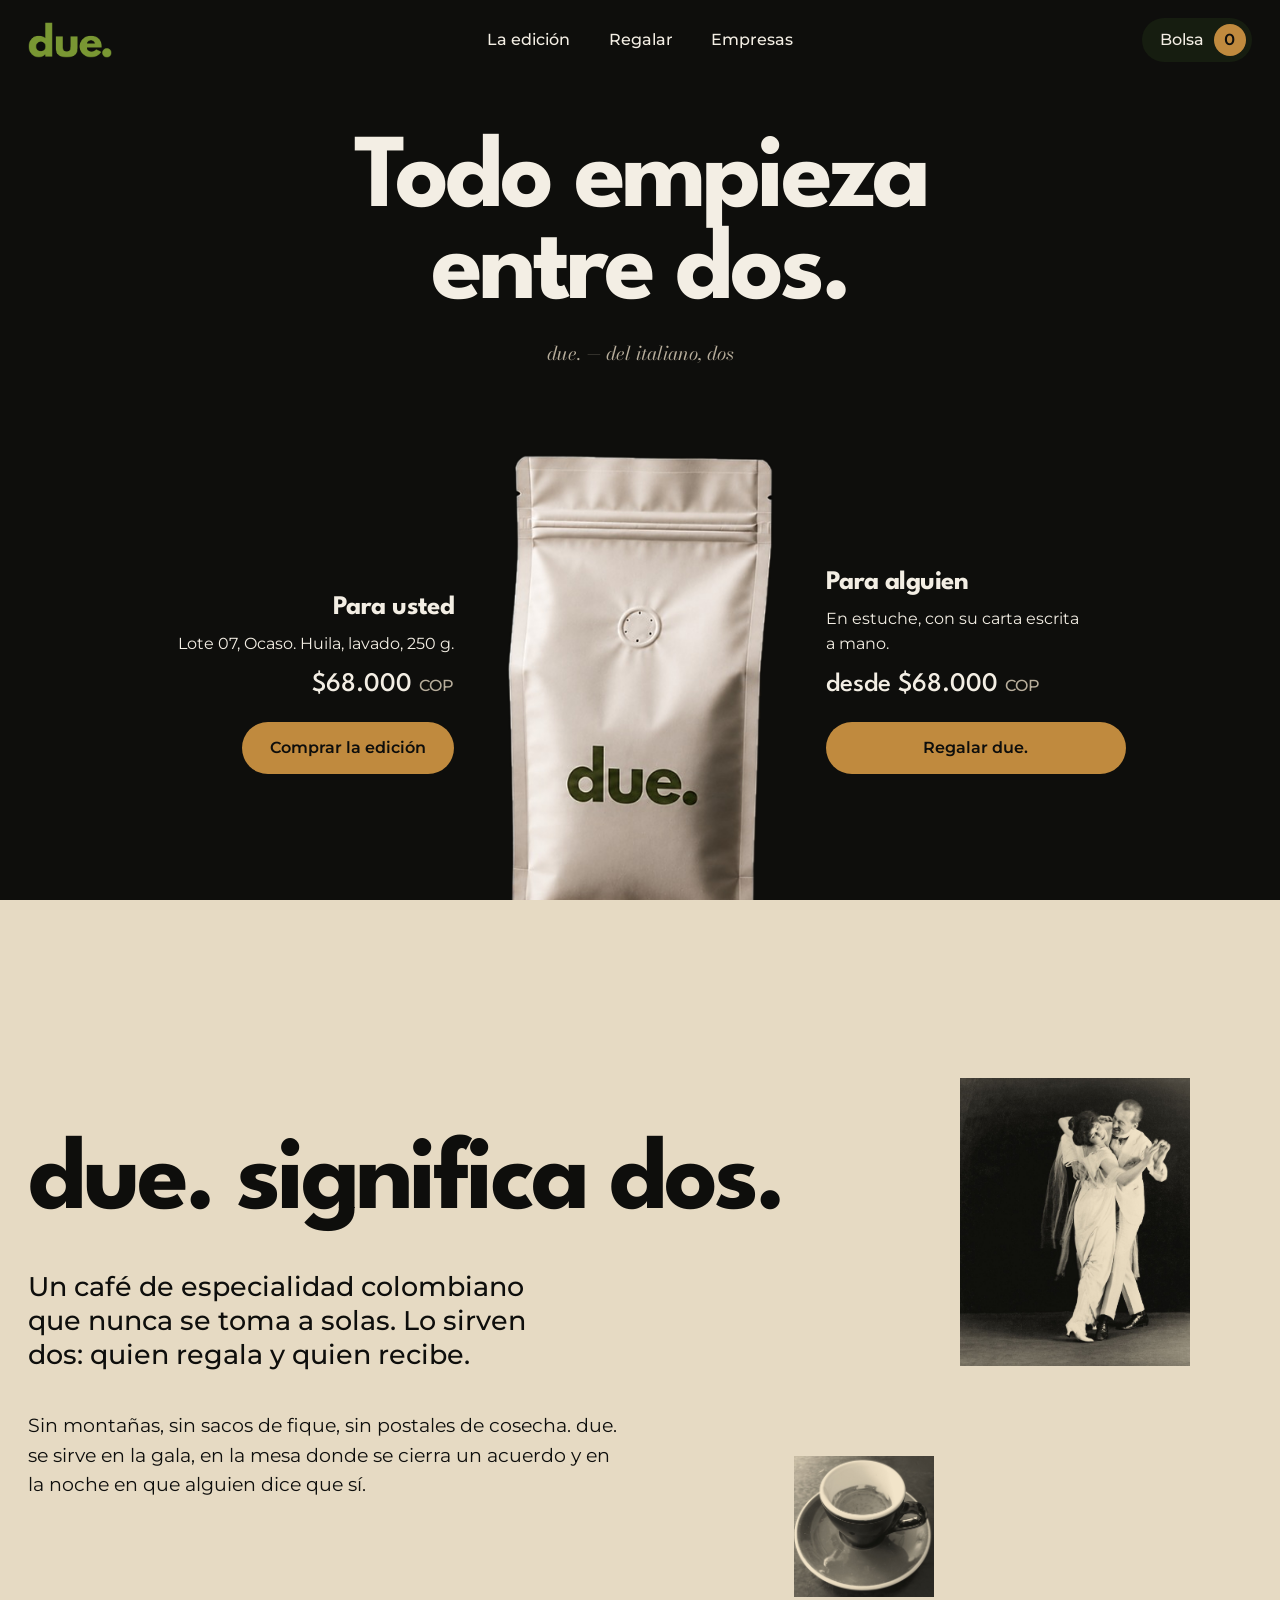
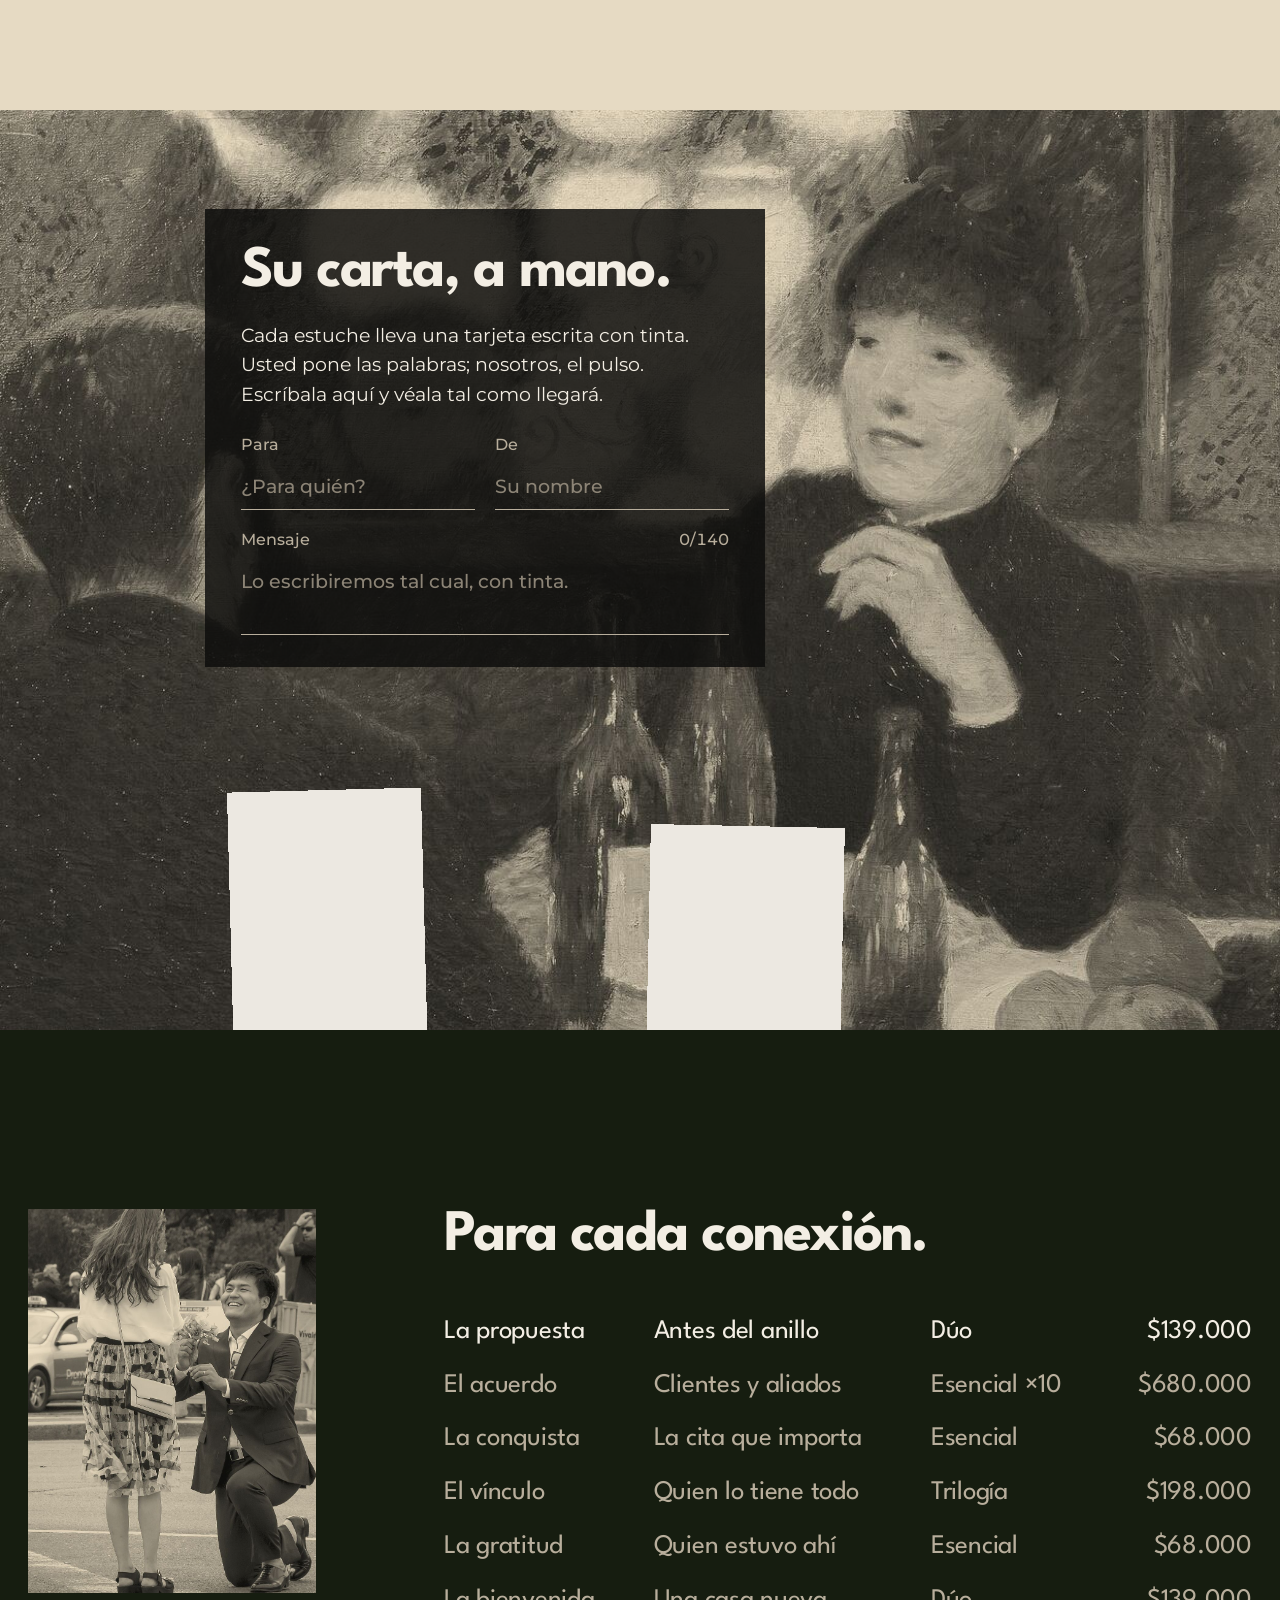
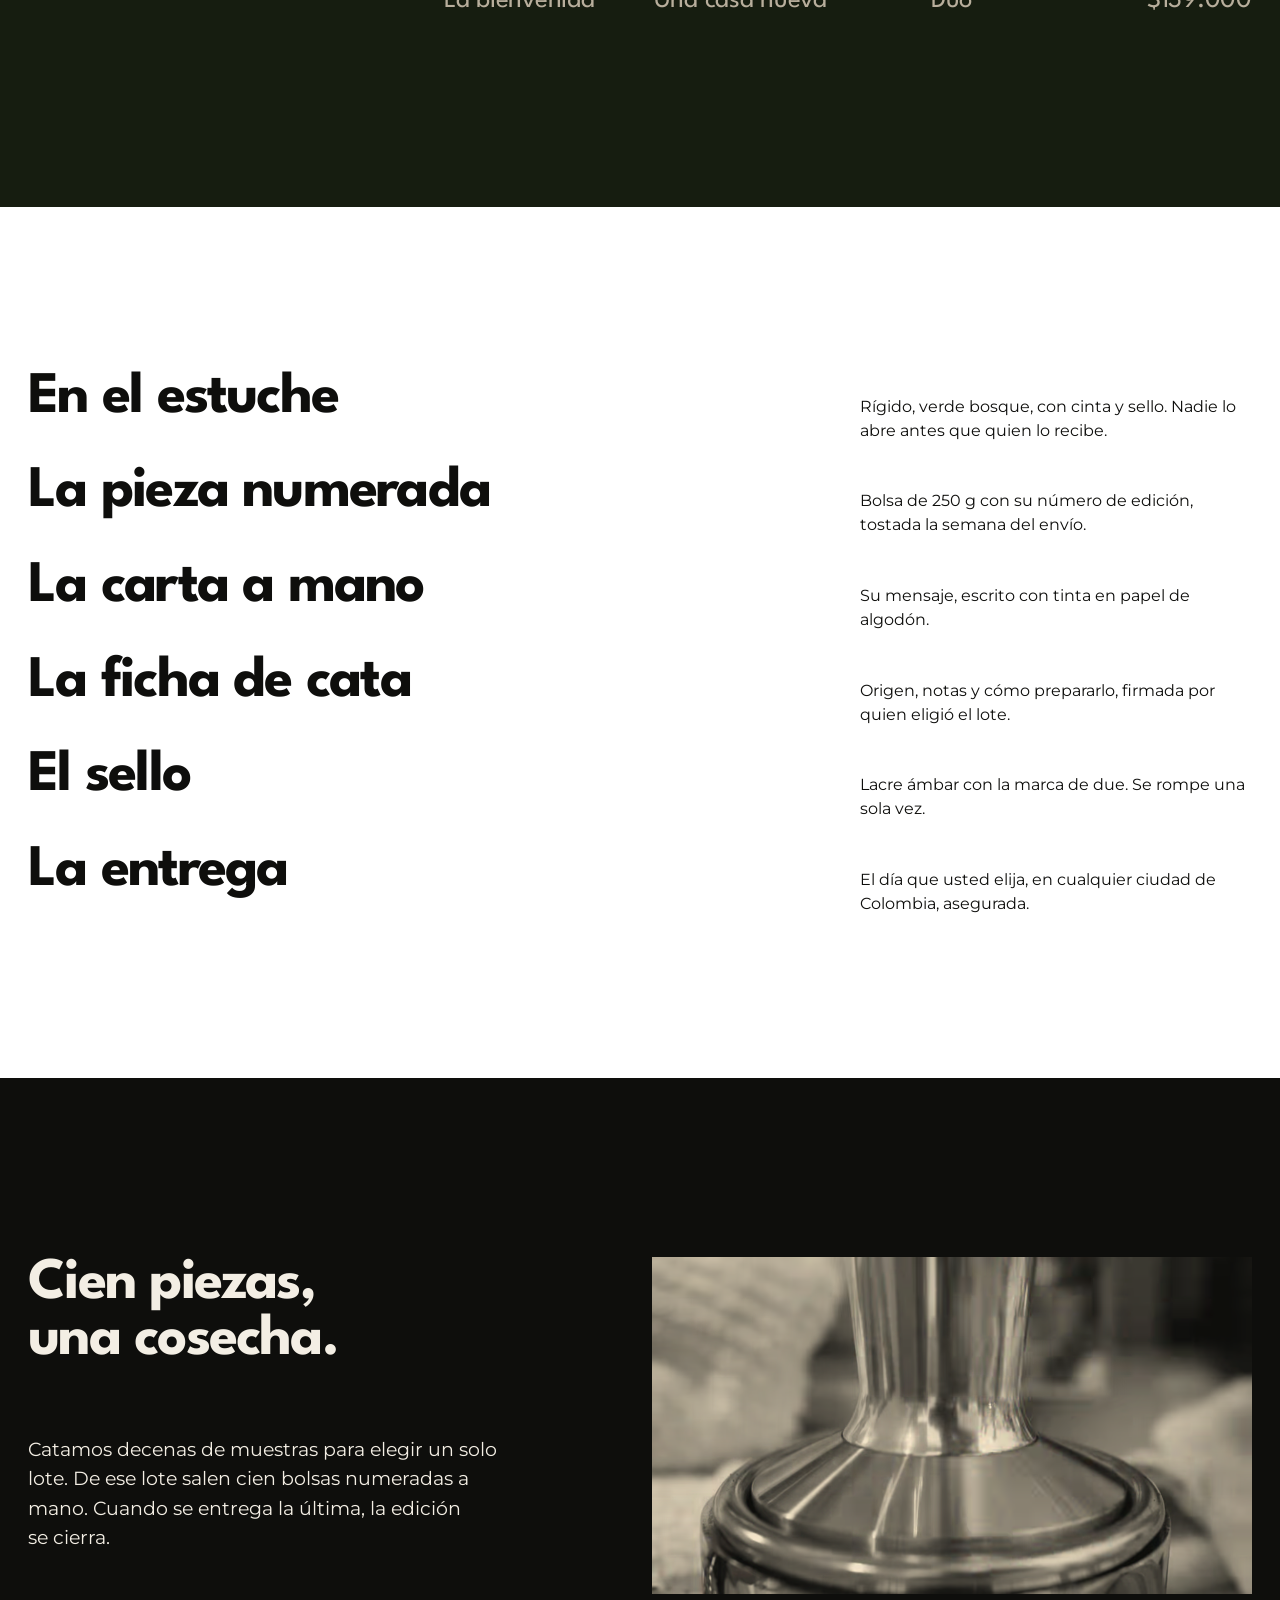
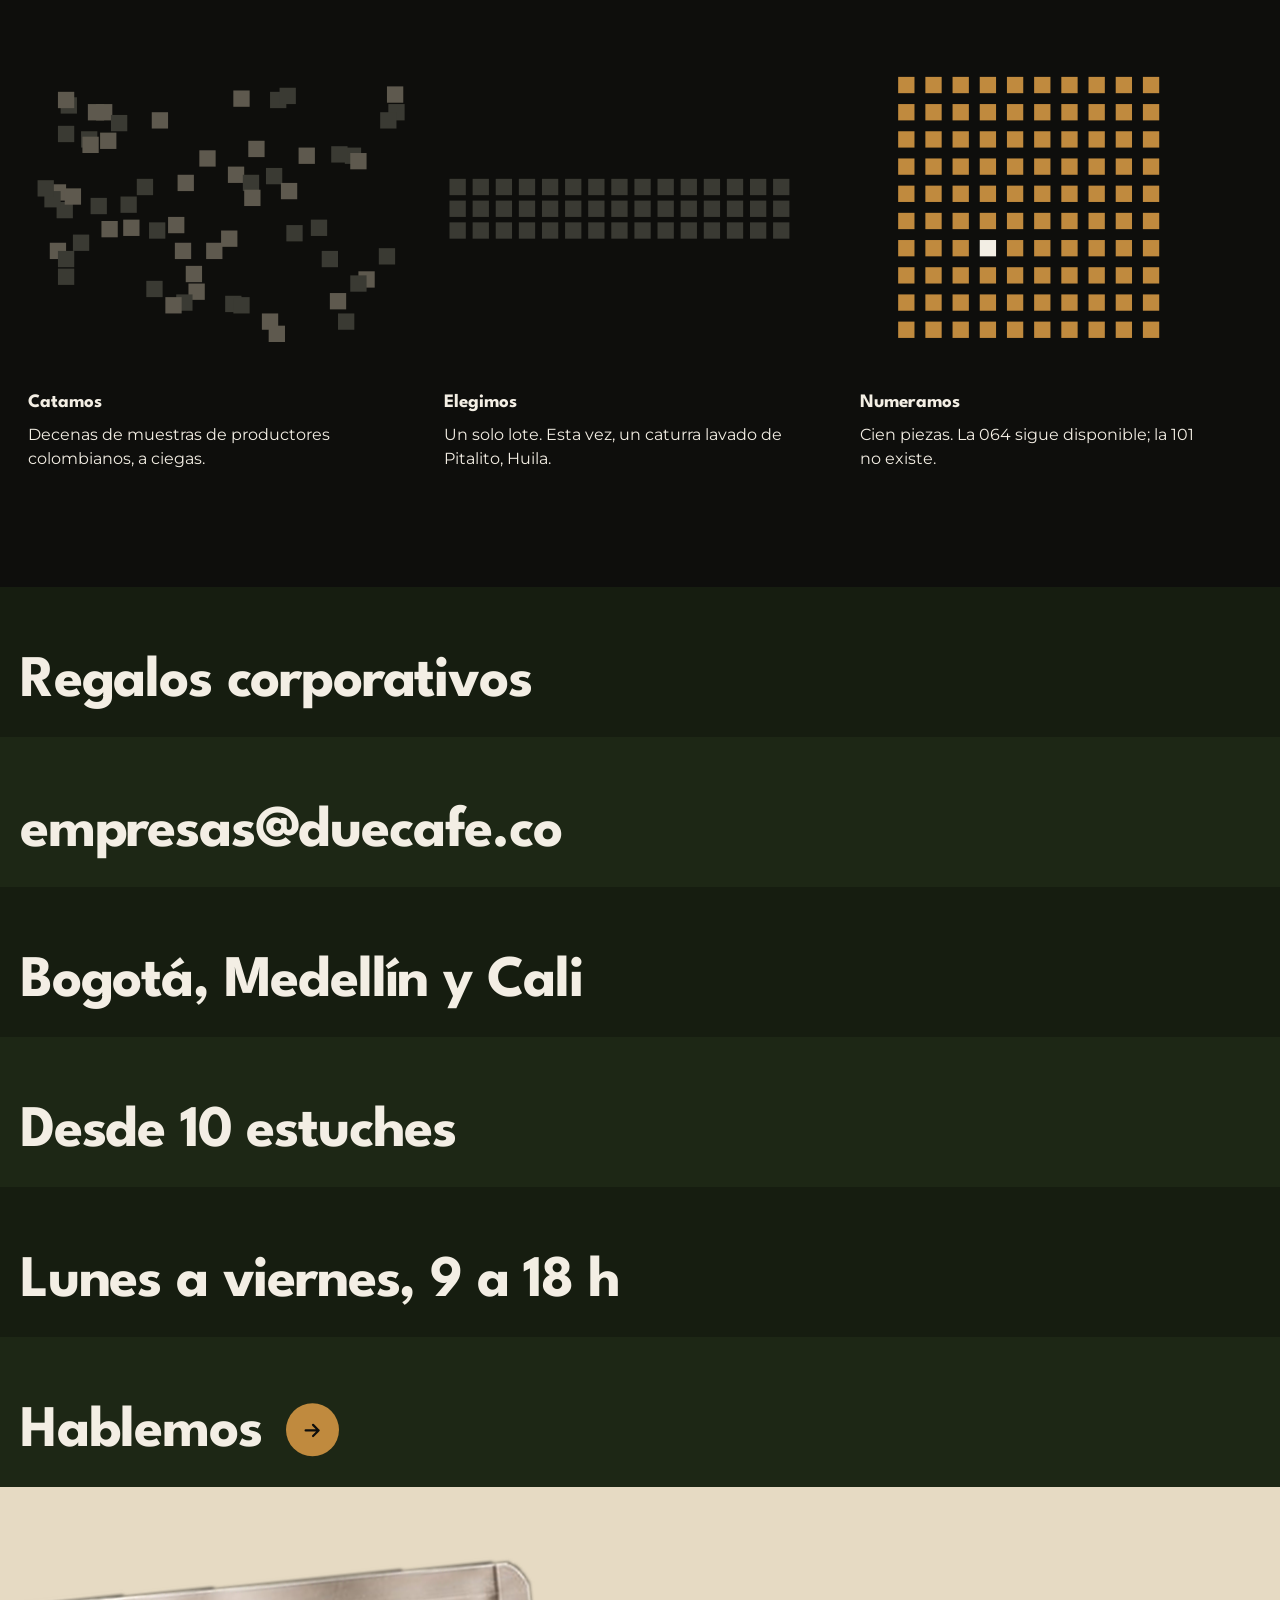
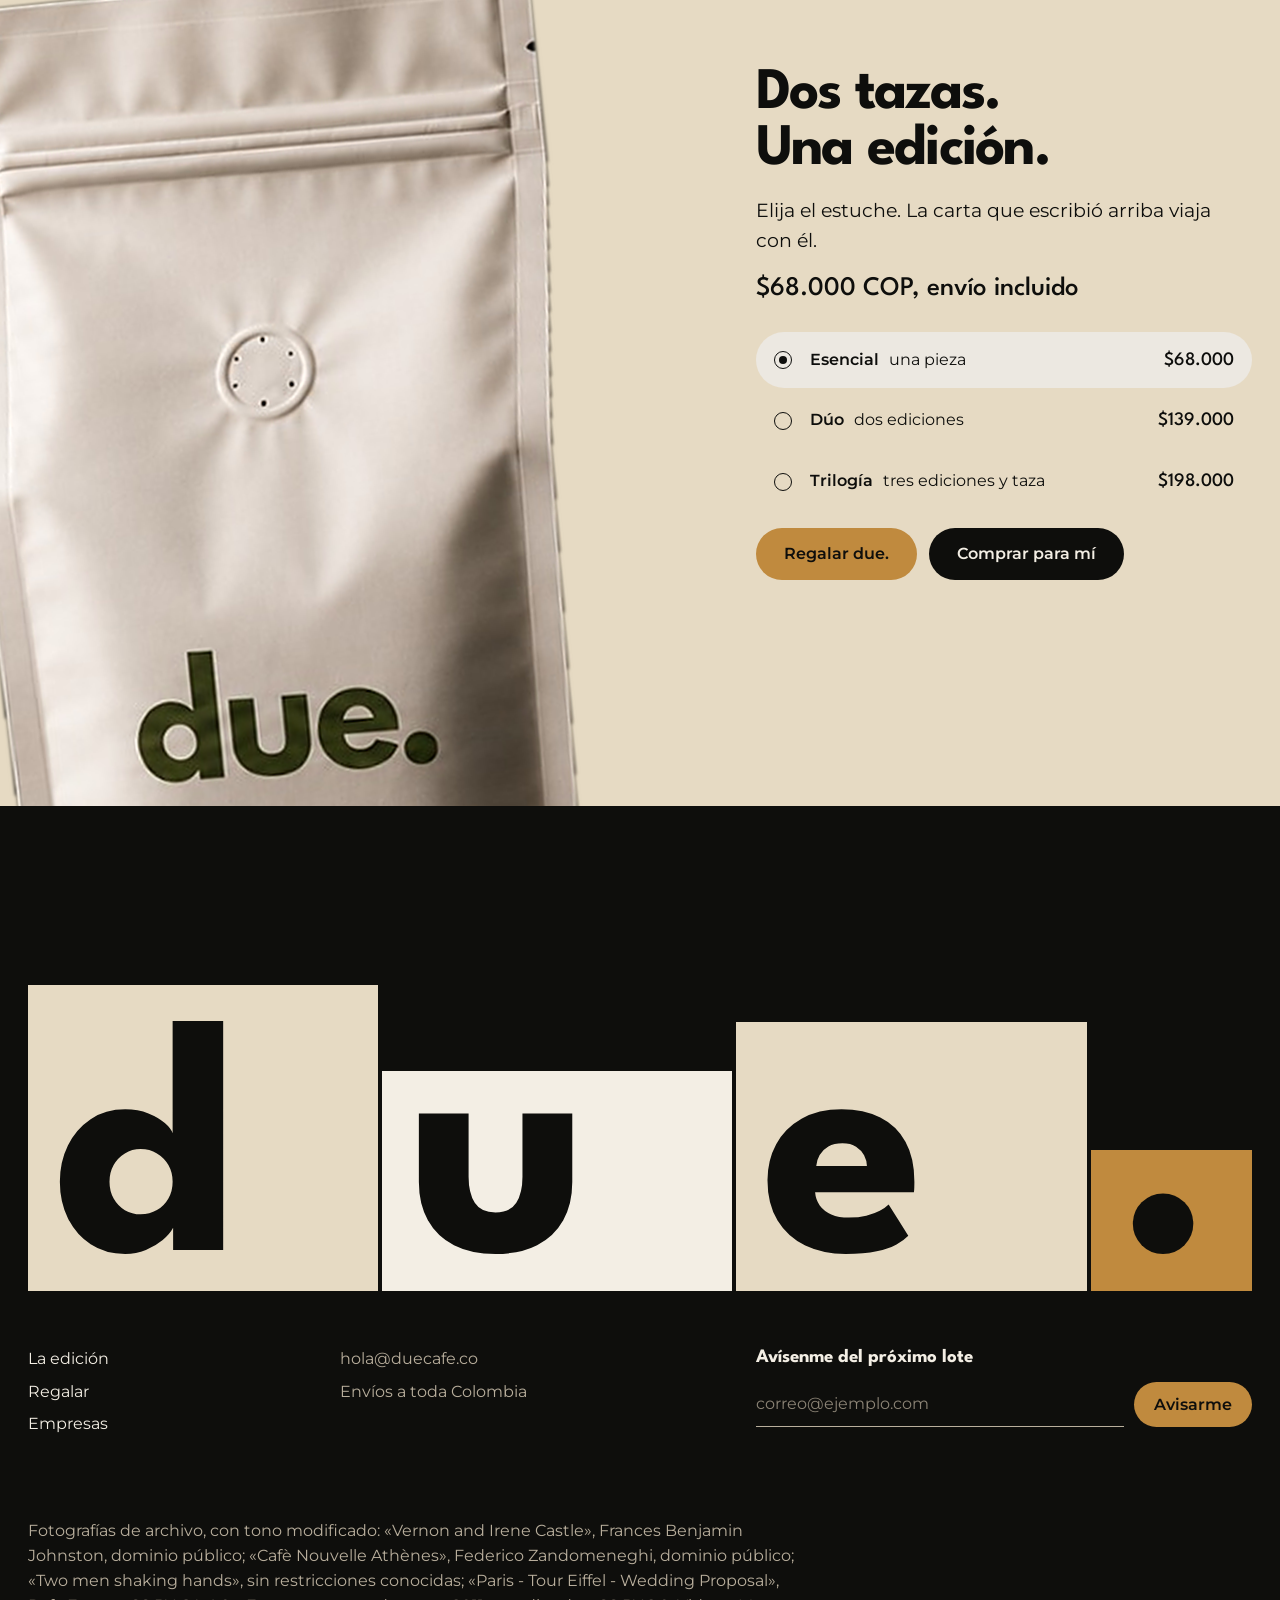
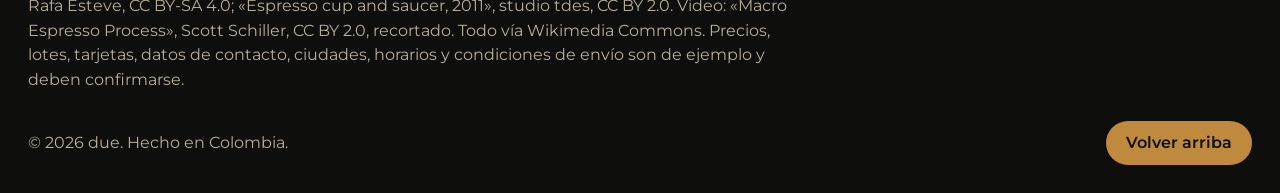
<file: version-c.html>
<!DOCTYPE html>
<html lang="es">
<head>
  <meta charset="UTF-8">
  <meta name="viewport" content="width=device-width, initial-scale=1">
  <title>due. — Versión C (casa relojera)</title>
  <meta name="description" content="due. significa dos. Café de especialidad colombiano en ediciones de 100 piezas numeradas, presentado en estuche con una carta escrita a mano, para comprar o regalar.">
  <meta name="theme-color" content="#0E0E0C">
  <link rel="icon" href="assets/logo-due-olive.png">
  <link rel="preconnect" href="https://fonts.googleapis.com">
  <link rel="preconnect" href="https://fonts.gstatic.com" crossorigin>
  <link href="https://fonts.googleapis.com/css2?family=Bodoni+Moda:ital,opsz,wght@1,6..96,400;1,6..96,500&family=League+Spartan:wght@400;500;700&family=Montserrat:wght@400;500;600&display=swap" rel="stylesheet">
  <link rel="stylesheet" href="css/due.css">
  <script>document.documentElement.classList.add("js")</script>
</head>
<body>

<a class="skip" href="#main">Saltar al contenido</a>

<header class="bar" id="bar">
  <a href="#inicio" class="bar__mark" aria-label="due., inicio">
    <img src="assets/logo-due-lima.png" alt="due." width="84" height="36">
  </a>
  <nav class="bar__links" aria-label="Principal">
    <a href="#edicion">La edición</a>
    <a href="#carta">Regalar</a>
    <a href="#empresas">Empresas</a>
  </nav>
  <button class="bar__bag" type="button" id="bagBtn" aria-label="Bolsa de compra, 0 productos">
    Bolsa <span id="bagCount">0</span>
  </button>
</header>

<main id="main">

<!-- Inicio: el objeto al centro, dos caminos a los lados -->
<section class="hero" id="inicio" aria-labelledby="hero-title">
  <h1 id="hero-title" class="hero__title">Todo empieza<br>entre dos.</h1>
  <p class="hero__name">due. — del italiano, dos</p>

  <figure class="hero__object shutter">
    <img src="assets/landing/due-bag.png" alt="Bolsa de café due., edición número 07" width="650" height="1130" fetchpriority="high">
  </figure>

  <div class="hero__side hero__side--left">
    <h2 class="hero__who">Para usted</h2>
    <p>Lote 07, Ocaso. Huila, lavado, 250 g.</p>
    <p class="hero__price">$68.000 <span>COP</span></p>
    <a class="btn" href="#edicion">Comprar la edición</a>
  </div>
  <div class="hero__side hero__side--right">
    <h2 class="hero__who">Para alguien</h2>
    <p>En estuche, con su carta escrita a mano.</p>
    <p class="hero__price">desde $68.000 <span>COP</span></p>
    <a class="btn" href="#carta">Regalar due.</a>
  </div>
</section>

<!-- Qué es: el nombre explica la marca -->
<section class="intro" aria-labelledby="intro-title">
  <div class="intro__in">
    <h2 id="intro-title" class="intro__title rise">due. significa dos.</h2>
    <p class="intro__statement rise">Un café de especialidad colombiano que nunca se toma a solas. Lo sirven dos: quien regala y quien recibe.</p>
    <p class="intro__text rise">Sin montañas, sin sacos de fique, sin postales de cosecha. due. se sirve en la gala, en la mesa donde se cierra un acuerdo y en la noche en que alguien dice que sí.</p>
    <figure class="chip chip--a rise">
      <img src="assets/archivo/vernon-and-irene-castle2.jpg" alt="Vernon e Irene Castle bailando en traje de gala, hacia 1914" width="1600" height="1463" loading="lazy">
    </figure>
    <figure class="chip chip--b rise">
      <img src="assets/archivo/espresso-cup-and-saucer-2011.jpg" alt="Una taza de café sobre su plato" width="1600" height="1199" loading="lazy">
    </figure>
  </div>
</section>

<!-- La carta: lo que due. produce es una tarjeta escrita a mano -->
<section class="letter" id="carta" aria-labelledby="letter-title">
  <img class="letter__photo" src="assets/archivo/italian-cafe-nouvelle-athenes-cafe-nouvelle-athenes.jpg" alt="Dos personas conversando en una mesa del café Nouvelle Athènes de París, pintura de Federico Zandomeneghi" width="1241" height="1600" loading="lazy">
  <div class="letter__copy">
    <h2 id="letter-title" class="h2 rise">Su carta, a mano.</h2>
    <p class="lead rise">Cada estuche lleva una tarjeta escrita con tinta. Usted pone las palabras; nosotros, el pulso. Escríbala aquí y véala tal como llegará.</p>
    <form class="letter__form rise" id="cardForm" novalidate>
      <label class="field"><span>Para</span><input id="to" name="to" type="text" maxlength="28" autocomplete="off" placeholder="¿Para quién?"></label>
      <label class="field"><span>De</span><input id="from" name="from" type="text" maxlength="28" autocomplete="name" placeholder="Su nombre"></label>
      <label class="field field--wide"><span>Mensaje <em id="msgCount">0/140</em></span><textarea id="msg" name="msg" rows="2" maxlength="140" placeholder="Lo escribiremos tal cual, con tinta."></textarea></label>
    </form>
  </div>
  <ul class="slips" aria-label="Tarjetas de ejemplo">
    <li class="slip slip--live" aria-live="polite">
      <strong id="slipTo">Para usted</strong>
      
      <p id="slipMsg">Hay momentos que merecen algo que no se repite.</p>
      <p class="slip__from" id="slipFrom">De quien lo sabe</p>
    </li>
    <li class="slip"><strong>Para Lucía</strong><p>¿Nos tomamos esta, y todas las que vienen?</p><p class="slip__from">De Andrés</p></li>
    <li class="slip"><strong>Para Arango &amp; Cía.</strong><p>Por diez años de confianza. La próxima reunión, con este café.</p><p class="slip__from">De Marta Ruiz</p></li>
    <li class="slip"><strong>Para mamá</strong><p>Para la taza de las seis, como siempre.</p><p class="slip__from">De Sofía</p></li>
    <li class="slip"><strong>Para Daniel</strong><p>Gracias por la primera cita. Esta va por la segunda.</p><p class="slip__from">De Camila</p></li>
    <li class="slip"><strong>Para don Hernán</strong><p>Bienvenido a la junta. El café corre por mi cuenta.</p><p class="slip__from">De Felipe</p></li>
  </ul>
</section>

<!-- Conexiones: cada momento con su estuche y su precio -->
<section class="moments" aria-labelledby="moments-title">
  <figure class="moments__preview" aria-hidden="true">
    <img id="momentImg" src="assets/archivo/paris-tour-eiffel-wedding-proposal.jpg" alt="" width="1000" height="1250" loading="lazy">
  </figure>
  <div class="moments__body">
  <h2 id="moments-title" class="h2 moments__title">Para cada conexión.</h2>
  <table class="moments__table" aria-labelledby="moments-title">
    <thead class="sr-only"><tr><th scope="col">Momento</th><th scope="col">Para quién</th><th scope="col">Estuche</th><th scope="col">Precio</th></tr></thead>
    <tbody>
      <tr data-img="assets/archivo/paris-tour-eiffel-wedding-proposal.jpg" tabindex="0"><th scope="row">La propuesta</th><td>Antes del anillo</td><td>Dúo</td><td>$139.000</td></tr>
      <tr data-img="assets/archivo/two-men-shaking-hands.jpg" tabindex="0"><th scope="row">El acuerdo</th><td>Clientes y aliados</td><td>Esencial ×10</td><td>$680.000</td></tr>
      <tr data-img="assets/archivo/vernon-and-irene-castle2.jpg" tabindex="0"><th scope="row">La conquista</th><td>La cita que importa</td><td>Esencial</td><td>$68.000</td></tr>
      <tr data-img="assets/archivo/italian-cafe-nouvelle-athenes-cafe-nouvelle-athenes.jpg" tabindex="0"><th scope="row">El vínculo</th><td>Quien lo tiene todo</td><td>Trilogía</td><td>$198.000</td></tr>
      <tr data-img="assets/archivo/espresso-cup-and-saucer-2011.jpg" tabindex="0"><th scope="row">La gratitud</th><td>Quien estuvo ahí</td><td>Esencial</td><td>$68.000</td></tr>
      <tr data-img="assets/archivo/vernon-and-irene-castle2.jpg" tabindex="0"><th scope="row">La bienvenida</th><td>Una casa nueva</td><td>Dúo</td><td>$139.000</td></tr>
    </tbody>
  </table>
  </div>
</section>

<!-- El estuche: lo que se abre -->
<section class="case" aria-labelledby="case-title">
  <dl class="case__list">
    <div class="case__row case__row--head"><dt id="case-title">En el estuche</dt><dd>Rígido, verde bosque, con cinta y sello. Nadie lo abre antes que quien lo recibe.</dd></div>
    <div class="case__row rise"><dt>La pieza numerada</dt><dd>Bolsa de 250 g con su número de edición, tostada la semana del envío.</dd></div>
    <div class="case__row rise"><dt>La carta a mano</dt><dd>Su mensaje, escrito con tinta en papel de algodón.</dd></div>
    <div class="case__row rise"><dt>La ficha de cata</dt><dd>Origen, notas y cómo prepararlo, firmada por quien eligió el lote.</dd></div>
    <div class="case__row rise"><dt>El sello</dt><dd>Lacre ámbar con la marca de due. Se rompe una sola vez.</dd></div>
    <div class="case__row rise"><dt>La entrega</dt><dd>El día que usted elija, en cualquier ciudad de Colombia, asegurada.</dd></div>
  </dl>
</section>

<!-- La edición: muchas muestras, un lote, cien piezas -->
<section class="edition" id="edicion" aria-labelledby="ed-title">
  <div class="edition__head">
    <h2 id="ed-title" class="h2 rise">Cien piezas,<br>una cosecha.</h2>
    <p class="lead rise">Catamos decenas de muestras para elegir un solo lote. De ese lote salen cien bolsas numeradas a mano. Cuando se entrega la última, la edición se cierra.</p>
    <figure class="edition__clip rise">
      <video src="assets/archivo/extraccion.webm" poster="assets/archivo/extraccion-poster.jpg" muted loop playsinline autoplay preload="metadata" aria-label="Extracción de un espresso vista desde abajo del portafiltro" width="960" height="540"></video>
    </figure>
  </div>
  <div class="edition__diagram rise"><svg class="edition__svg" viewBox="0 0 900 210" role="img" aria-label="Muchas muestras dispersas se reúnen en una franja y salen ordenadas en cien piezas; la 064 resaltada"><rect class="sq sq--p2" x="91" y="34" width="12" height="12"/><rect class="sq sq--p1" x="178" y="19" width="12" height="12"/><rect class="sq sq--p2" x="147" y="74" width="12" height="12"/><rect class="sq sq--p1" x="21" y="100" width="12" height="12"/><rect class="sq sq--p2" x="16" y="87" width="12" height="12"/><rect class="sq sq--p1" x="24" y="23" width="12" height="12"/><rect class="sq sq--p2" x="118" y="160" width="12" height="12"/><rect class="sq sq--p1" x="39" y="48" width="12" height="12"/><rect class="sq sq--p2" x="172" y="182" width="12" height="12"/><rect class="sq sq--p1" x="158" y="80" width="12" height="12"/><rect class="sq sq--p2" x="264" y="15" width="12" height="12"/><rect class="sq sq--p1" x="233" y="60" width="12" height="12"/><rect class="sq sq--p2" x="44" y="28" width="12" height="12"/><rect class="sq sq--p1" x="87" y="158" width="12" height="12"/><rect class="sq sq--p2" x="54" y="114" width="12" height="12"/><rect class="sq sq--p1" x="175" y="75" width="12" height="12"/><rect class="sq sq--p2" x="151" y="18" width="12" height="12"/><rect class="sq sq--p1" x="22" y="44" width="12" height="12"/><rect class="sq sq--p2" x="186" y="86" width="12" height="12"/><rect class="sq sq--p1" x="89" y="115" width="12" height="12"/><rect class="sq sq--p2" x="126" y="62" width="12" height="12"/><rect class="sq sq--p1" x="216" y="136" width="12" height="12"/><rect class="sq sq--p2" x="70" y="113" width="12" height="12"/><rect class="sq sq--p1" x="145" y="169" width="12" height="12"/><rect class="sq sq--p2" x="199" y="60" width="12" height="12"/><rect class="sq sq--p1" x="265" y="28" width="12" height="12"/><rect class="sq sq--p2" x="116" y="147" width="12" height="12"/><rect class="sq sq--p1" x="46" y="97" width="12" height="12"/><rect class="sq sq--p2" x="16" y="130" width="12" height="12"/><rect class="sq sq--p1" x="208" y="113" width="12" height="12"/><rect class="sq sq--p2" x="237" y="64" width="12" height="12"/><rect class="sq sq--p1" x="190" y="117" width="12" height="12"/><rect class="sq sq--p2" x="159" y="91" width="12" height="12"/><rect class="sq sq--p1" x="228" y="182" width="12" height="12"/><rect class="sq sq--p2" x="131" y="130" width="12" height="12"/><rect class="sq sq--p1" x="22" y="136" width="12" height="12"/><rect class="sq sq--p2" x="177" y="191" width="12" height="12"/><rect class="sq sq--p1" x="223" y="59" width="12" height="12"/><rect class="sq sq--p2" x="108" y="130" width="12" height="12"/><rect class="sq sq--p1" x="12" y="92" width="12" height="12"/><rect class="sq sq--p2" x="50" y="28" width="12" height="12"/><rect class="sq sq--p1" x="22" y="149" width="12" height="12"/><rect class="sq sq--p2" x="40" y="52" width="12" height="12"/><rect class="sq sq--p1" x="109" y="168" width="12" height="12"/><rect class="sq sq--p2" x="27" y="90" width="12" height="12"/><rect class="sq sq--p1" x="151" y="170" width="12" height="12"/><rect class="sq sq--p2" x="222" y="167" width="12" height="12"/><rect class="sq sq--p1" x="80" y="83" width="12" height="12"/><rect class="sq sq--p2" x="101" y="170" width="12" height="12"/><rect class="sq sq--p1" x="259" y="34" width="12" height="12"/><rect class="sq sq--p2" x="53" y="49" width="12" height="12"/><rect class="sq sq--p1" x="68" y="96" width="12" height="12"/><rect class="sq sq--p2" x="162" y="55" width="12" height="12"/><rect class="sq sq--p1" x="7" y="84" width="12" height="12"/><rect class="sq sq--p2" x="103" y="111" width="12" height="12"/><rect class="sq sq--p1" x="258" y="134" width="12" height="12"/><rect class="sq sq--p2" x="142" y="121" width="12" height="12"/><rect class="sq sq--p1" x="185" y="16" width="12" height="12"/><rect class="sq sq--p2" x="243" y="151" width="12" height="12"/><rect class="sq sq--p1" x="237" y="154" width="12" height="12"/><rect class="sq sq--p2" x="110" y="80" width="12" height="12"/><rect class="sq sq--p1" x="33" y="124" width="12" height="12"/><rect class="sq sq--p2" x="22" y="19" width="12" height="12"/><rect class="sq sq--p1" x="61" y="36" width="12" height="12"/><rect class="sq sq--p1" x="310" y="83" width="12" height="12"/><rect class="sq sq--p1" x="310" y="99" width="12" height="12"/><rect class="sq sq--p1" x="310" y="115" width="12" height="12"/><rect class="sq sq--p1" x="327" y="83" width="12" height="12"/><rect class="sq sq--p1" x="327" y="99" width="12" height="12"/><rect class="sq sq--p1" x="327" y="115" width="12" height="12"/><rect class="sq sq--p1" x="344" y="83" width="12" height="12"/><rect class="sq sq--p1" x="344" y="99" width="12" height="12"/><rect class="sq sq--p1" x="344" y="115" width="12" height="12"/><rect class="sq sq--p1" x="361" y="83" width="12" height="12"/><rect class="sq sq--p1" x="361" y="99" width="12" height="12"/><rect class="sq sq--p1" x="361" y="115" width="12" height="12"/><rect class="sq sq--p1" x="378" y="83" width="12" height="12"/><rect class="sq sq--p1" x="378" y="99" width="12" height="12"/><rect class="sq sq--p1" x="378" y="115" width="12" height="12"/><rect class="sq sq--p1" x="395" y="83" width="12" height="12"/><rect class="sq sq--p1" x="395" y="99" width="12" height="12"/><rect class="sq sq--p1" x="395" y="115" width="12" height="12"/><rect class="sq sq--p1" x="412" y="83" width="12" height="12"/><rect class="sq sq--p1" x="412" y="99" width="12" height="12"/><rect class="sq sq--p1" x="412" y="115" width="12" height="12"/><rect class="sq sq--p1" x="429" y="83" width="12" height="12"/><rect class="sq sq--p1" x="429" y="99" width="12" height="12"/><rect class="sq sq--p1" x="429" y="115" width="12" height="12"/><rect class="sq sq--p1" x="446" y="83" width="12" height="12"/><rect class="sq sq--p1" x="446" y="99" width="12" height="12"/><rect class="sq sq--p1" x="446" y="115" width="12" height="12"/><rect class="sq sq--p1" x="463" y="83" width="12" height="12"/><rect class="sq sq--p1" x="463" y="99" width="12" height="12"/><rect class="sq sq--p1" x="463" y="115" width="12" height="12"/><rect class="sq sq--p1" x="480" y="83" width="12" height="12"/><rect class="sq sq--p1" x="480" y="99" width="12" height="12"/><rect class="sq sq--p1" x="480" y="115" width="12" height="12"/><rect class="sq sq--p1" x="497" y="83" width="12" height="12"/><rect class="sq sq--p1" x="497" y="99" width="12" height="12"/><rect class="sq sq--p1" x="497" y="115" width="12" height="12"/><rect class="sq sq--p1" x="514" y="83" width="12" height="12"/><rect class="sq sq--p1" x="514" y="99" width="12" height="12"/><rect class="sq sq--p1" x="514" y="115" width="12" height="12"/><rect class="sq sq--p1" x="531" y="83" width="12" height="12"/><rect class="sq sq--p1" x="531" y="99" width="12" height="12"/><rect class="sq sq--p1" x="531" y="115" width="12" height="12"/><rect class="sq sq--p1" x="548" y="83" width="12" height="12"/><rect class="sq sq--p1" x="548" y="99" width="12" height="12"/><rect class="sq sq--p1" x="548" y="115" width="12" height="12"/><rect class="sq sq--a" x="640" y="8" width="12" height="12"/><rect class="sq sq--a" x="660" y="8" width="12" height="12"/><rect class="sq sq--a" x="680" y="8" width="12" height="12"/><rect class="sq sq--a" x="700" y="8" width="12" height="12"/><rect class="sq sq--a" x="720" y="8" width="12" height="12"/><rect class="sq sq--a" x="740" y="8" width="12" height="12"/><rect class="sq sq--a" x="760" y="8" width="12" height="12"/><rect class="sq sq--a" x="780" y="8" width="12" height="12"/><rect class="sq sq--a" x="800" y="8" width="12" height="12"/><rect class="sq sq--a" x="820" y="8" width="12" height="12"/><rect class="sq sq--a" x="640" y="28" width="12" height="12"/><rect class="sq sq--a" x="660" y="28" width="12" height="12"/><rect class="sq sq--a" x="680" y="28" width="12" height="12"/><rect class="sq sq--a" x="700" y="28" width="12" height="12"/><rect class="sq sq--a" x="720" y="28" width="12" height="12"/><rect class="sq sq--a" x="740" y="28" width="12" height="12"/><rect class="sq sq--a" x="760" y="28" width="12" height="12"/><rect class="sq sq--a" x="780" y="28" width="12" height="12"/><rect class="sq sq--a" x="800" y="28" width="12" height="12"/><rect class="sq sq--a" x="820" y="28" width="12" height="12"/><rect class="sq sq--a" x="640" y="48" width="12" height="12"/><rect class="sq sq--a" x="660" y="48" width="12" height="12"/><rect class="sq sq--a" x="680" y="48" width="12" height="12"/><rect class="sq sq--a" x="700" y="48" width="12" height="12"/><rect class="sq sq--a" x="720" y="48" width="12" height="12"/><rect class="sq sq--a" x="740" y="48" width="12" height="12"/><rect class="sq sq--a" x="760" y="48" width="12" height="12"/><rect class="sq sq--a" x="780" y="48" width="12" height="12"/><rect class="sq sq--a" x="800" y="48" width="12" height="12"/><rect class="sq sq--a" x="820" y="48" width="12" height="12"/><rect class="sq sq--a" x="640" y="68" width="12" height="12"/><rect class="sq sq--a" x="660" y="68" width="12" height="12"/><rect class="sq sq--a" x="680" y="68" width="12" height="12"/><rect class="sq sq--a" x="700" y="68" width="12" height="12"/><rect class="sq sq--a" x="720" y="68" width="12" height="12"/><rect class="sq sq--a" x="740" y="68" width="12" height="12"/><rect class="sq sq--a" x="760" y="68" width="12" height="12"/><rect class="sq sq--a" x="780" y="68" width="12" height="12"/><rect class="sq sq--a" x="800" y="68" width="12" height="12"/><rect class="sq sq--a" x="820" y="68" width="12" height="12"/><rect class="sq sq--a" x="640" y="88" width="12" height="12"/><rect class="sq sq--a" x="660" y="88" width="12" height="12"/><rect class="sq sq--a" x="680" y="88" width="12" height="12"/><rect class="sq sq--a" x="700" y="88" width="12" height="12"/><rect class="sq sq--a" x="720" y="88" width="12" height="12"/><rect class="sq sq--a" x="740" y="88" width="12" height="12"/><rect class="sq sq--a" x="760" y="88" width="12" height="12"/><rect class="sq sq--a" x="780" y="88" width="12" height="12"/><rect class="sq sq--a" x="800" y="88" width="12" height="12"/><rect class="sq sq--a" x="820" y="88" width="12" height="12"/><rect class="sq sq--a" x="640" y="108" width="12" height="12"/><rect class="sq sq--a" x="660" y="108" width="12" height="12"/><rect class="sq sq--a" x="680" y="108" width="12" height="12"/><rect class="sq sq--a" x="700" y="108" width="12" height="12"/><rect class="sq sq--a" x="720" y="108" width="12" height="12"/><rect class="sq sq--a" x="740" y="108" width="12" height="12"/><rect class="sq sq--a" x="760" y="108" width="12" height="12"/><rect class="sq sq--a" x="780" y="108" width="12" height="12"/><rect class="sq sq--a" x="800" y="108" width="12" height="12"/><rect class="sq sq--a" x="820" y="108" width="12" height="12"/><rect class="sq sq--a" x="640" y="128" width="12" height="12"/><rect class="sq sq--a" x="660" y="128" width="12" height="12"/><rect class="sq sq--a" x="680" y="128" width="12" height="12"/><rect class="sq sq--hit" x="700" y="128" width="12" height="12"/><rect class="sq sq--a" x="720" y="128" width="12" height="12"/><rect class="sq sq--a" x="740" y="128" width="12" height="12"/><rect class="sq sq--a" x="760" y="128" width="12" height="12"/><rect class="sq sq--a" x="780" y="128" width="12" height="12"/><rect class="sq sq--a" x="800" y="128" width="12" height="12"/><rect class="sq sq--a" x="820" y="128" width="12" height="12"/><rect class="sq sq--a" x="640" y="148" width="12" height="12"/><rect class="sq sq--a" x="660" y="148" width="12" height="12"/><rect class="sq sq--a" x="680" y="148" width="12" height="12"/><rect class="sq sq--a" x="700" y="148" width="12" height="12"/><rect class="sq sq--a" x="720" y="148" width="12" height="12"/><rect class="sq sq--a" x="740" y="148" width="12" height="12"/><rect class="sq sq--a" x="760" y="148" width="12" height="12"/><rect class="sq sq--a" x="780" y="148" width="12" height="12"/><rect class="sq sq--a" x="800" y="148" width="12" height="12"/><rect class="sq sq--a" x="820" y="148" width="12" height="12"/><rect class="sq sq--a" x="640" y="168" width="12" height="12"/><rect class="sq sq--a" x="660" y="168" width="12" height="12"/><rect class="sq sq--a" x="680" y="168" width="12" height="12"/><rect class="sq sq--a" x="700" y="168" width="12" height="12"/><rect class="sq sq--a" x="720" y="168" width="12" height="12"/><rect class="sq sq--a" x="740" y="168" width="12" height="12"/><rect class="sq sq--a" x="760" y="168" width="12" height="12"/><rect class="sq sq--a" x="780" y="168" width="12" height="12"/><rect class="sq sq--a" x="800" y="168" width="12" height="12"/><rect class="sq sq--a" x="820" y="168" width="12" height="12"/><rect class="sq sq--a" x="640" y="188" width="12" height="12"/><rect class="sq sq--a" x="660" y="188" width="12" height="12"/><rect class="sq sq--a" x="680" y="188" width="12" height="12"/><rect class="sq sq--a" x="700" y="188" width="12" height="12"/><rect class="sq sq--a" x="720" y="188" width="12" height="12"/><rect class="sq sq--a" x="740" y="188" width="12" height="12"/><rect class="sq sq--a" x="760" y="188" width="12" height="12"/><rect class="sq sq--a" x="780" y="188" width="12" height="12"/><rect class="sq sq--a" x="800" y="188" width="12" height="12"/><rect class="sq sq--a" x="820" y="188" width="12" height="12"/></svg></div>
  <ol class="edition__steps">
    <li class="rise"><strong>Catamos</strong><p>Decenas de muestras de productores colombianos, a ciegas.</p></li>
    <li class="rise"><strong>Elegimos</strong><p>Un solo lote. Esta vez, un caturra lavado de Pitalito, Huila.</p></li>
    <li class="rise"><strong>Numeramos</strong><p>Cien piezas. La 064 sigue disponible; la 101 no existe.</p></li>
  </ol>
</section>


<!-- Empresas -->
<section class="contact" id="empresas" aria-label="Regalos corporativos">
  <p class="contact__row">Regalos corporativos</p>
  <p class="contact__row"><a href="mailto:empresas@duecafe.co?subject=Regalos%20corporativos%20due.">empresas@duecafe.co</a></p>
  <p class="contact__row">Bogotá, Medellín y Cali</p>
  <p class="contact__row">Desde 10 estuches</p>
  <p class="contact__row">Lunes a viernes, 9 a 18 h</p>
  <p class="contact__row contact__row--go">Hablemos
    <a class="round" href="mailto:empresas@duecafe.co?subject=Regalos%20corporativos%20due." aria-label="Escribir a empresas@duecafe.co">
      <svg viewBox="0 0 24 24" aria-hidden="true"><path d="M5 12h14M13 6l6 6-6 6"/></svg>
    </a>
  </p>
</section>

<!-- Cierre: el objeto vuelve -->
<section class="close" aria-labelledby="close-title">
  <figure class="close__object" aria-hidden="true">
    <img src="assets/landing/due-bag.png" alt="" width="650" height="1130" loading="lazy">
  </figure>
  <form class="close__copy" id="buyForm" novalidate>
    <h2 id="close-title" class="close__title rise">Dos tazas.<br>Una edición.</h2>
    <p class="rise">Elija el estuche. La carta que escribió arriba viaja con él.</p>
    <p class="close__price rise"><span id="boxPrice">$68.000</span> COP, envío incluido</p>
    <fieldset class="boxes rise">
      <legend class="sr-only">Estuche</legend>
      <label class="box"><input type="radio" name="box" value="Esencial" data-price="68000" checked><span><b>Esencial</b> una pieza</span><em>$68.000</em></label>
      <label class="box"><input type="radio" name="box" value="Dúo" data-price="139000"><span><b>Dúo</b> dos ediciones</span><em>$139.000</em></label>
      <label class="box"><input type="radio" name="box" value="Trilogía" data-price="198000"><span><b>Trilogía</b> tres ediciones y taza</span><em>$198.000</em></label>
    </fieldset>
    <div class="close__actions rise">
      <button class="btn" type="submit" value="gift">Regalar due.</button>
      <button class="btn btn--quiet" type="submit" value="self">Comprar para mí</button>
    </div>
    <p class="close__msg" id="buyMsg" role="status"></p>
  </form>
</section>

</main>

<footer class="foot">
  <div class="foot__mark" aria-hidden="true">
    <span class="blk blk--1">d</span><span class="blk blk--2">u</span><span class="blk blk--3">e</span><span class="blk blk--4">.</span>
  </div>
  <div class="foot__grid">
    <nav class="foot__col" aria-label="Pie de página">
      <a href="#edicion">La edición</a>
      <a href="#carta">Regalar</a>
      <a href="#empresas">Empresas</a>
    </nav>
    <div class="foot__col">
      <p>hola@duecafe.co</p>
      <p>Envíos a toda Colombia</p>
    </div>
    <form class="foot__notify" id="avisoForm" novalidate>
      <label for="email">Avísenme del próximo lote</label>
      <div class="foot__field">
        <input id="email" name="email" type="email" placeholder="correo@ejemplo.com" autocomplete="email" required>
        <button class="btn btn--small" type="submit">Avisarme</button>
      </div>
      <p class="foot__msg" id="avisoMsg" role="status"></p>
    </form>
  </div>
  <p class="foot__credits">Fotografías de archivo, con tono modificado: «Vernon and Irene Castle», Frances Benjamin Johnston, dominio público; «Cafè Nouvelle Athènes», Federico Zandomeneghi, dominio público; «Two men shaking hands», sin restricciones conocidas; «Paris - Tour Eiffel - Wedding Proposal», Rafa Esteve, CC BY-SA 4.0; «Espresso cup and saucer, 2011», studio tdes, CC BY 2.0. Video: «Macro Espresso Process», Scott Schiller, CC BY 2.0, recortado. Todo vía Wikimedia Commons. Precios, lotes, tarjetas, datos de contacto, ciudades, horarios y condiciones de envío son de ejemplo y deben confirmarse.</p>
  <div class="foot__base">
    <p>© 2026 due. Hecho en Colombia.</p>
    <a class="btn btn--small" href="#inicio">Volver arriba</a>
  </div>
</footer>

<div class="toast" id="toast" role="status" aria-live="polite"></div>

<script src="js/due.js"></script>
</body>
</html>
</file>
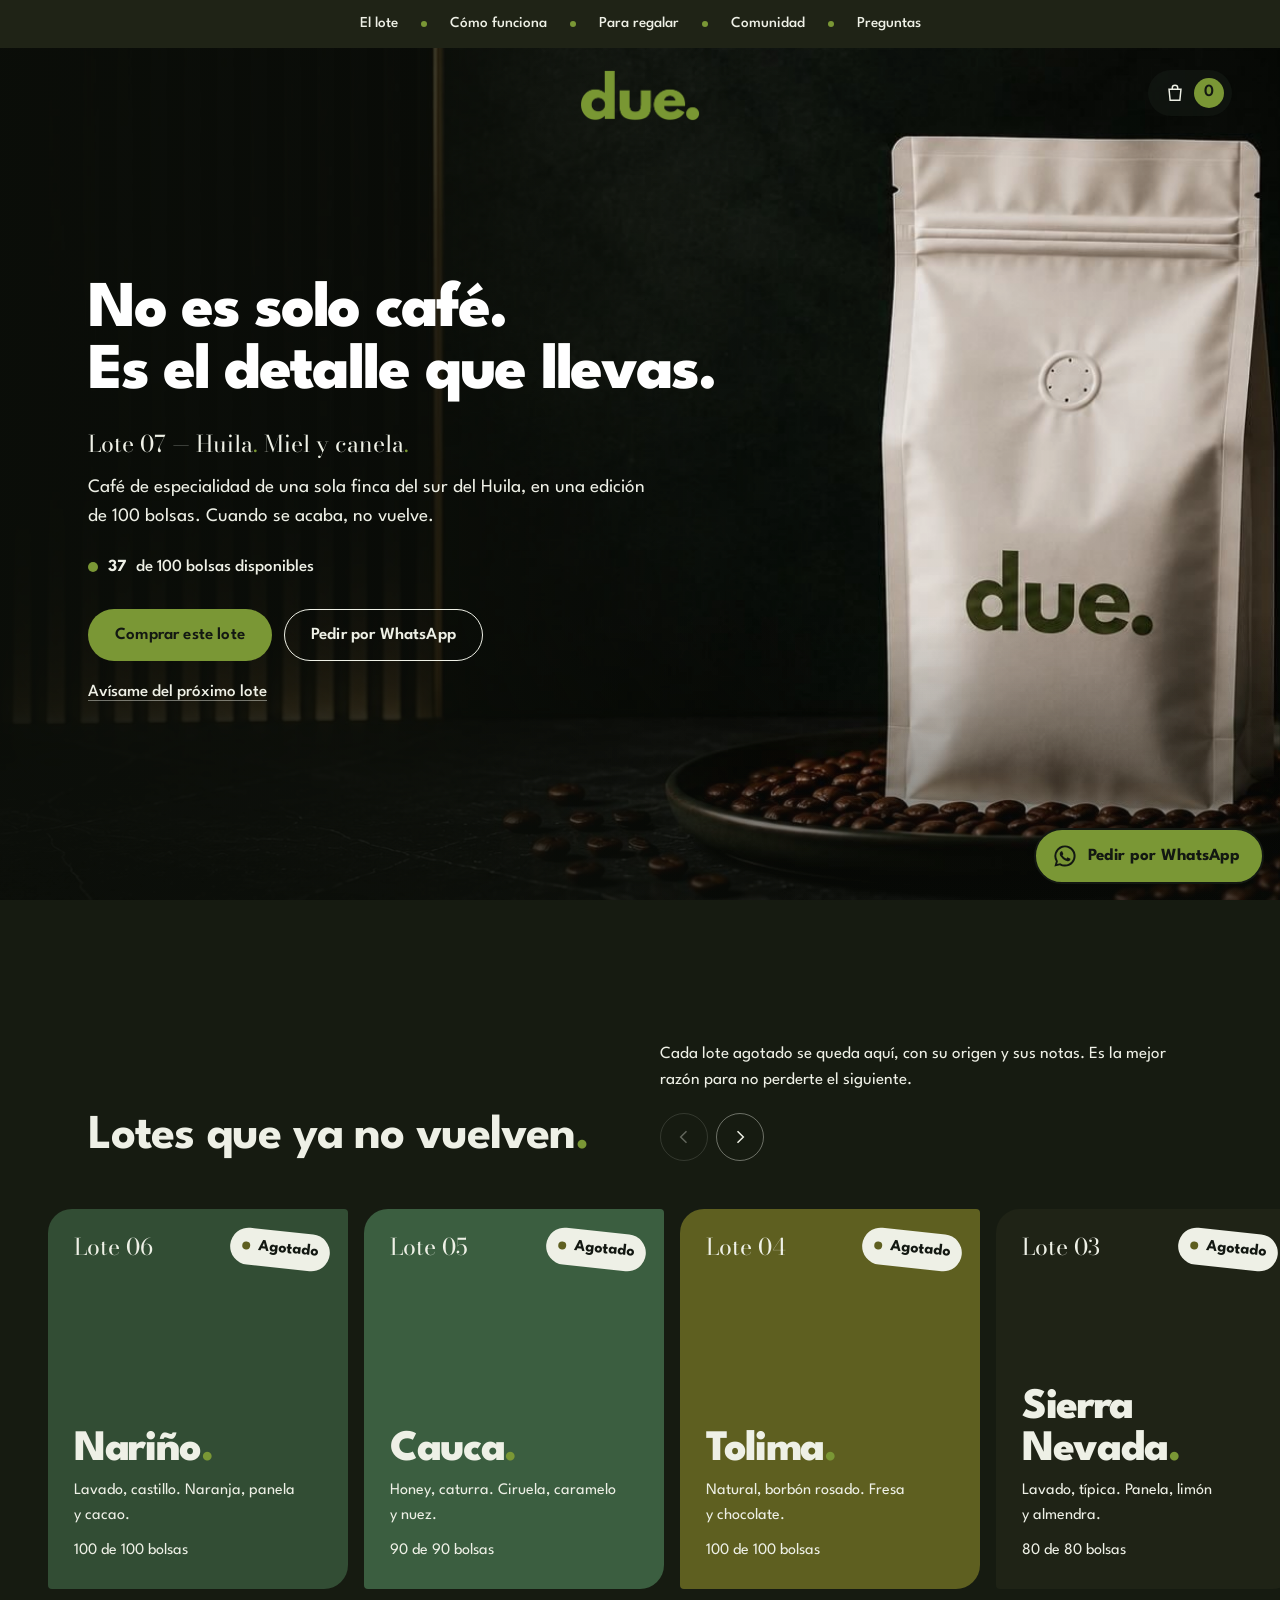
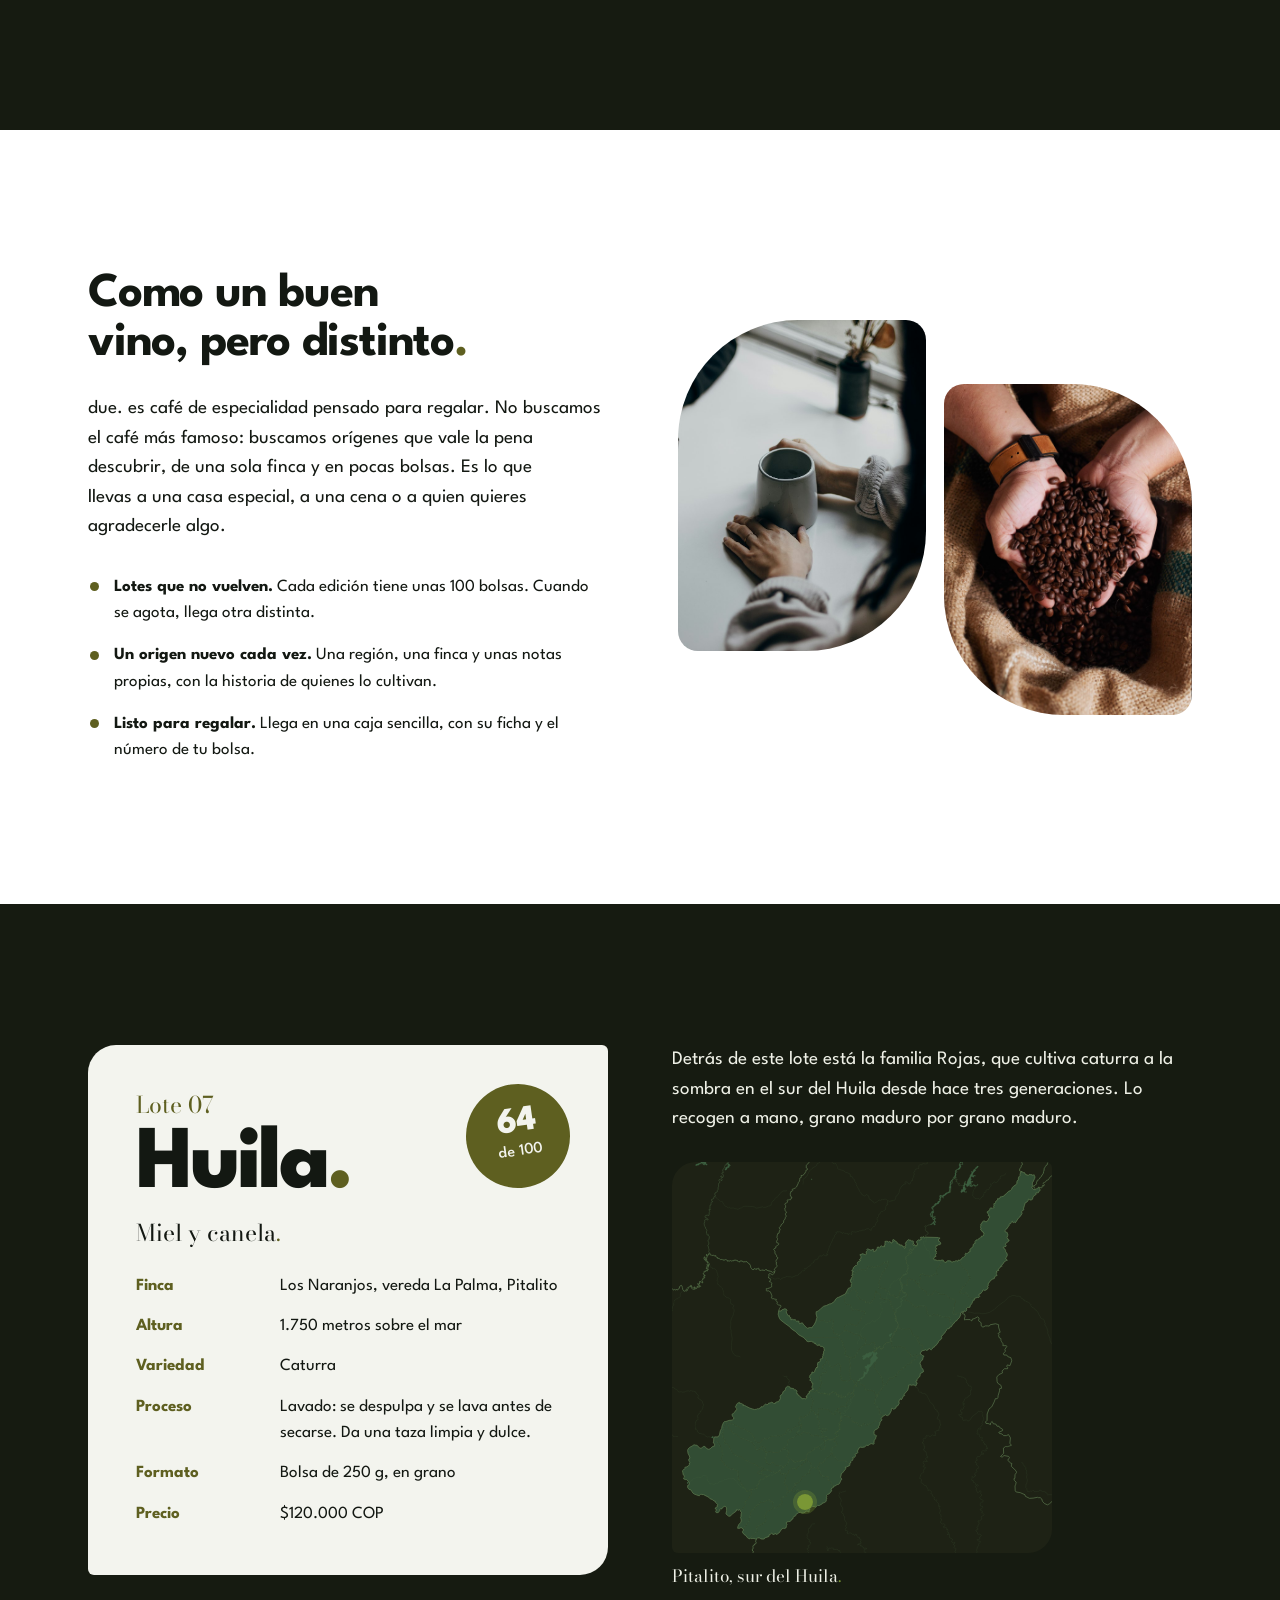
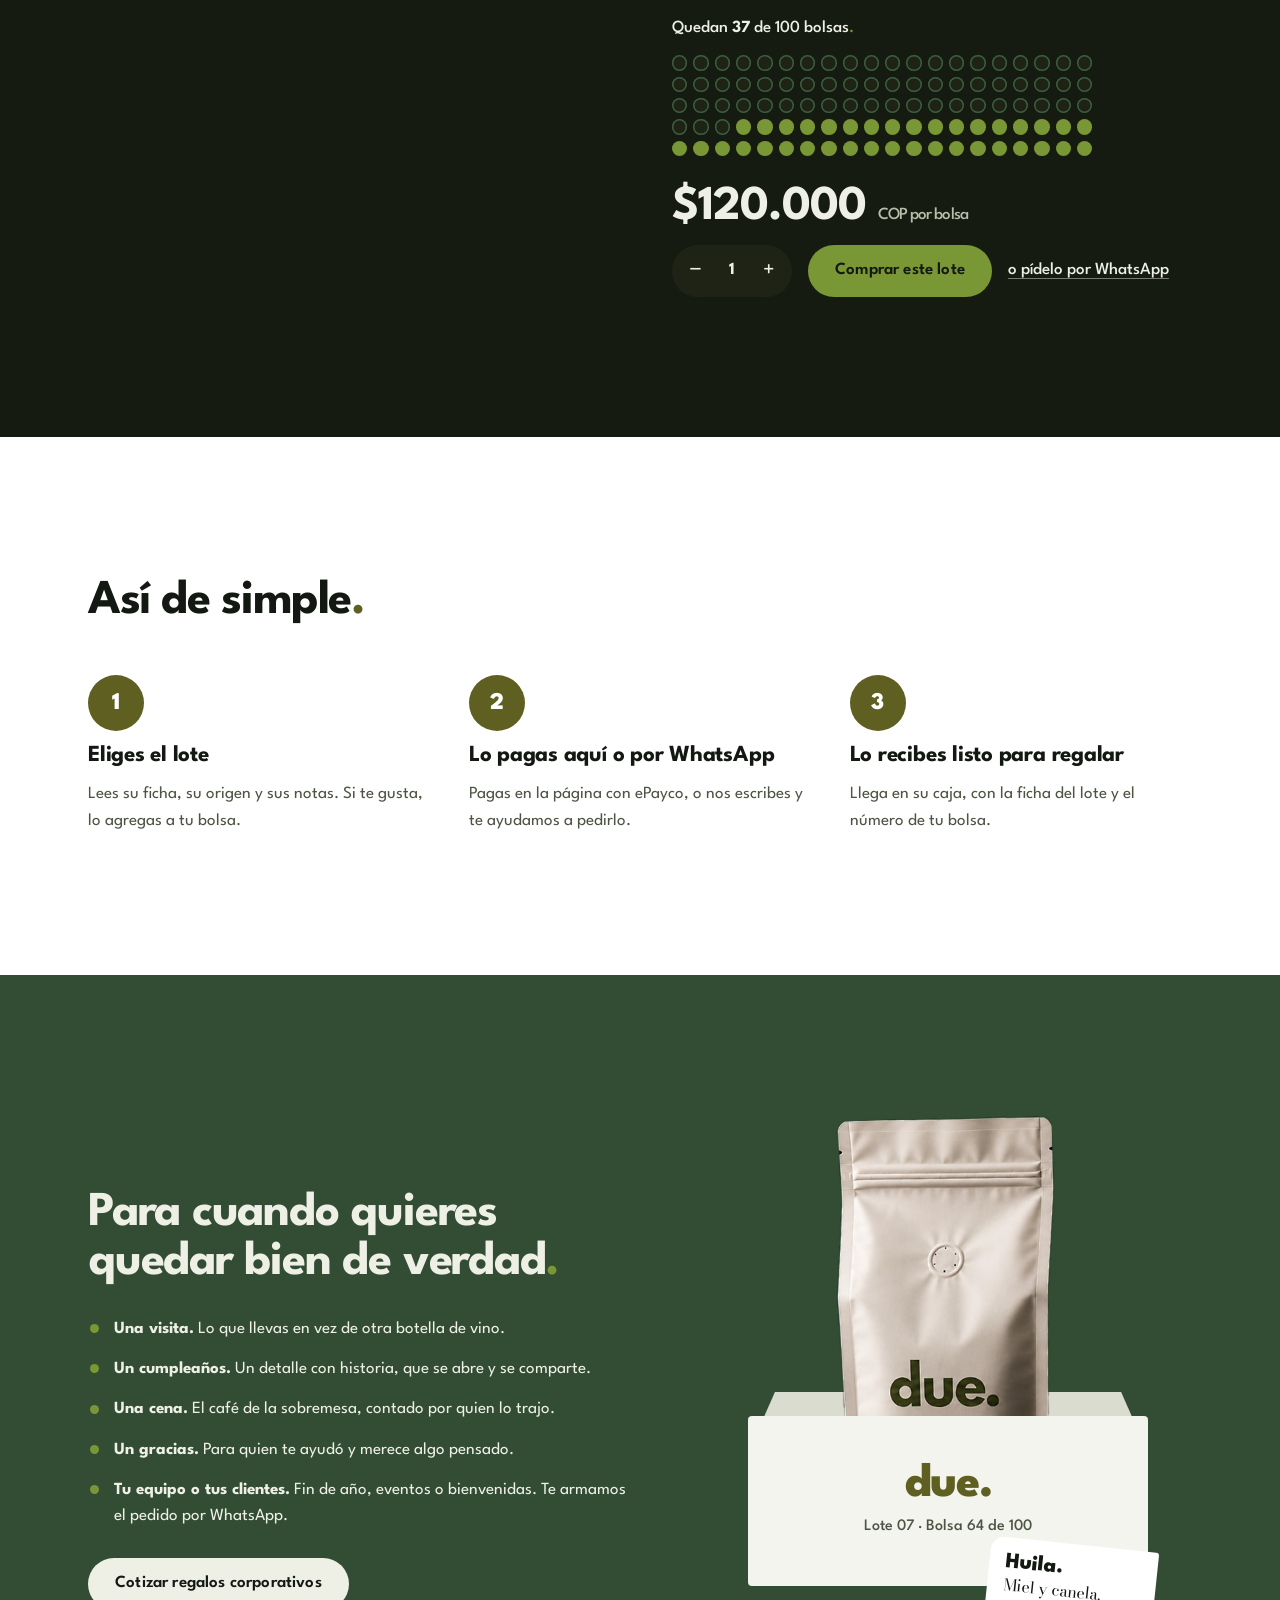
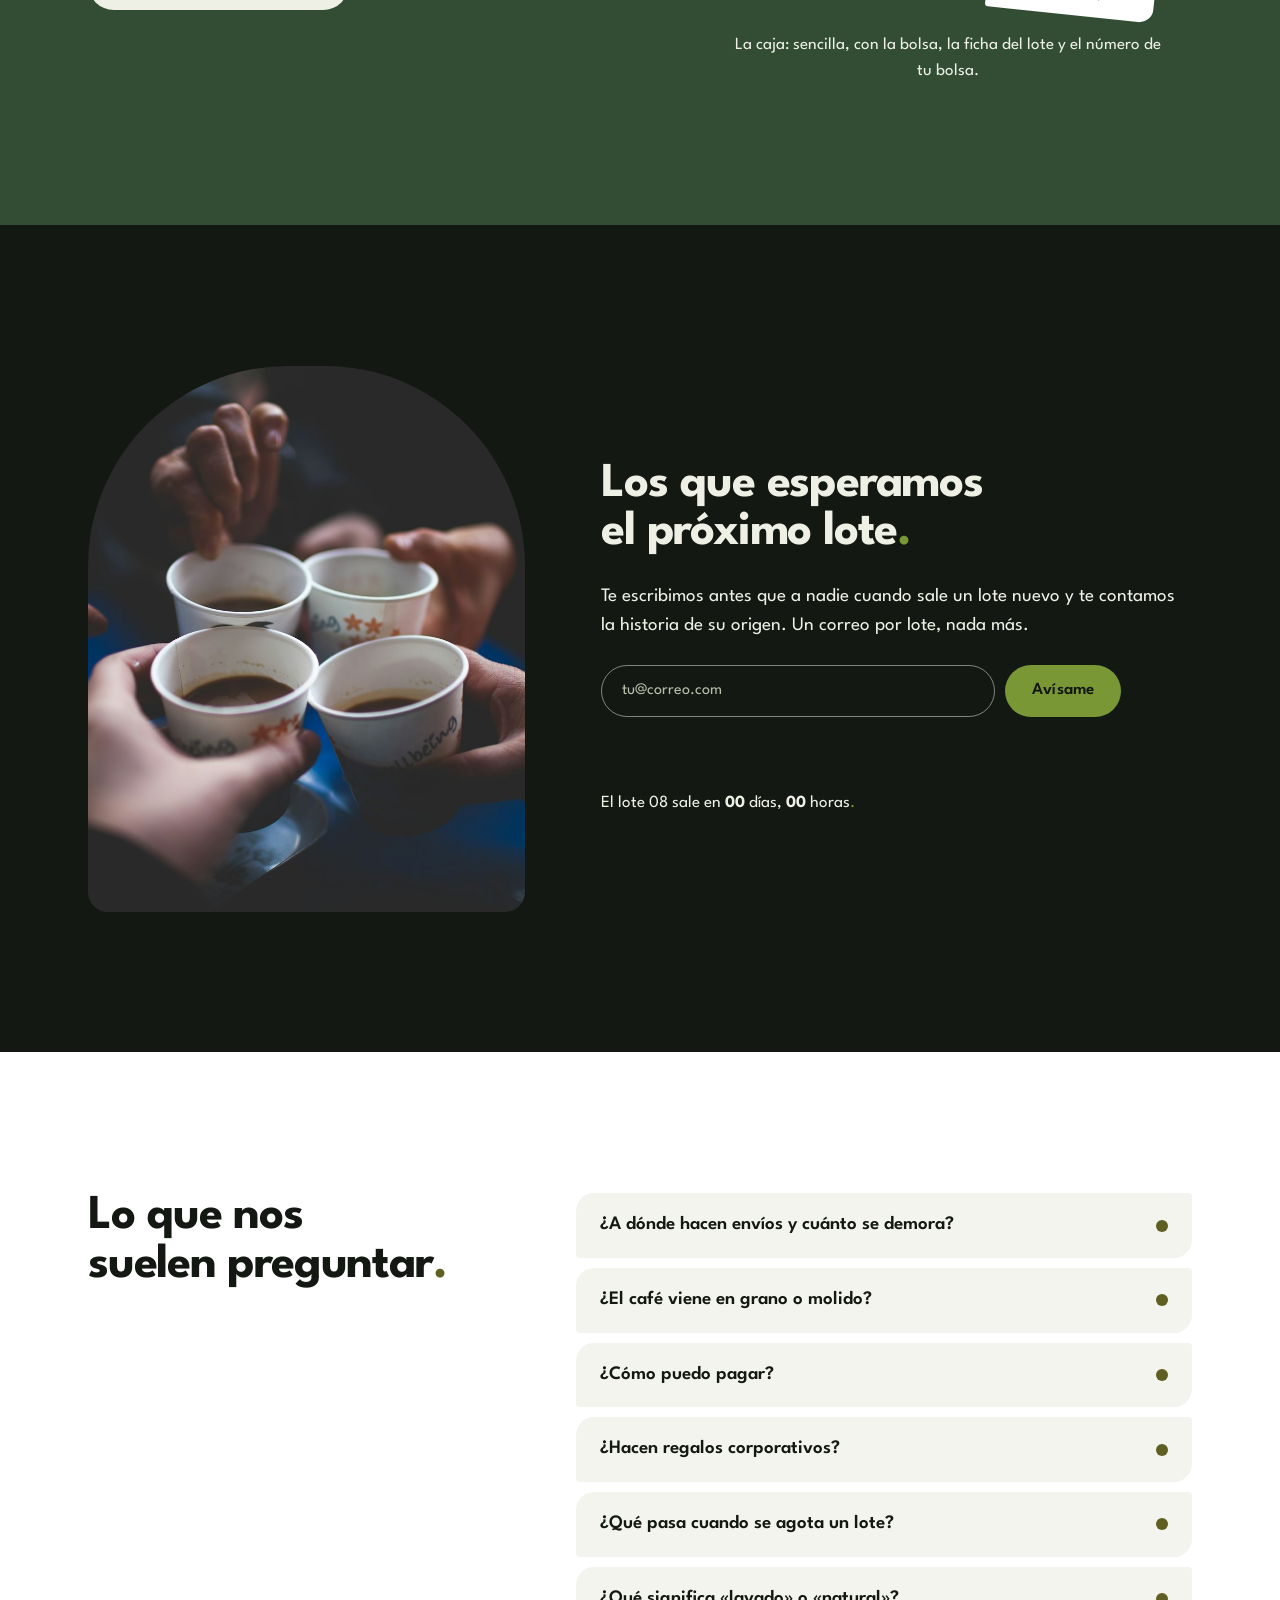
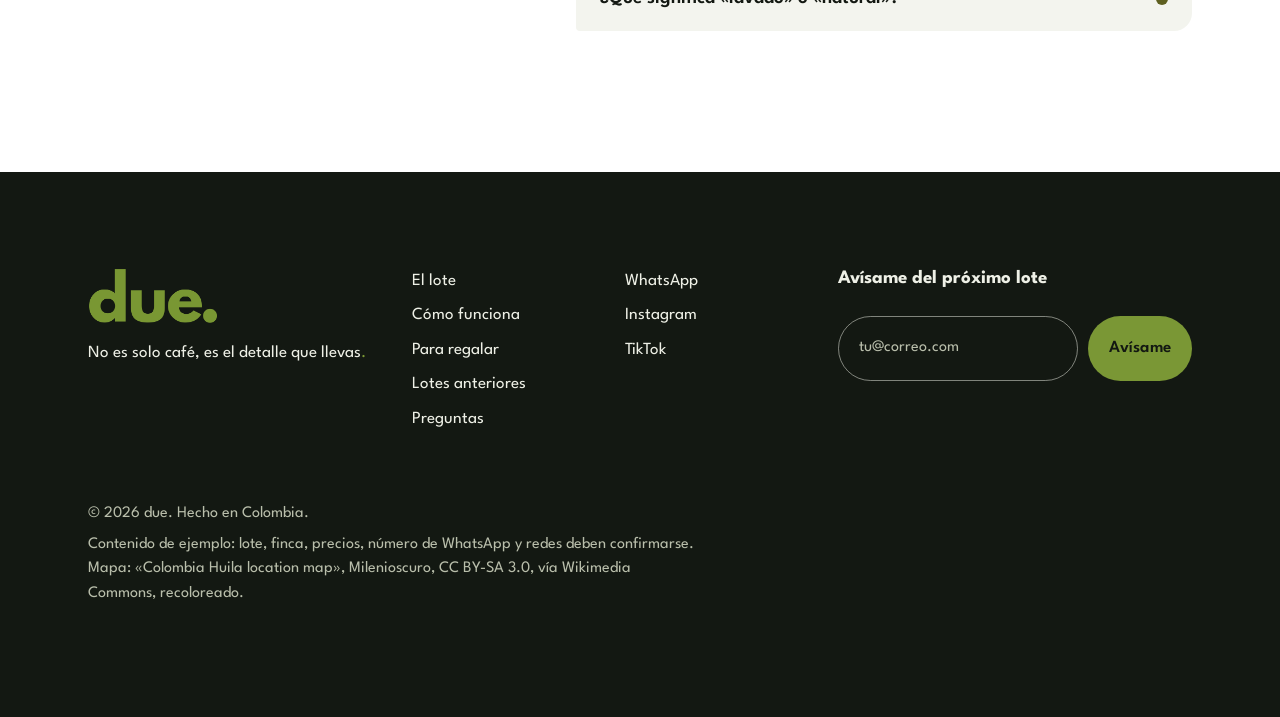
<file: version-d.html>
<!doctype html>
<html lang="es-CO">
<head>
  <meta charset="utf-8">
  <meta name="viewport" content="width=device-width, initial-scale=1, viewport-fit=cover">
  <title>due. — Versión D (brief del 10 de noviembre)</title>
  <meta name="description" content="due. es café de especialidad pensado para regalar: lotes de una sola finca, de unas 100 bolsas, que cuando se acaban no vuelven.">
  <meta name="theme-color" content="#161B11">
  <link rel="icon" type="image/png" href="assets/logo-due-olive.png">
  <link rel="preconnect" href="https://fonts.googleapis.com">
  <link rel="preconnect" href="https://fonts.gstatic.com" crossorigin>
  <link href="https://fonts.googleapis.com/css2?family=Bodoni+Moda:opsz,wght@6..96,400;6..96,500&family=League+Spartan:wght@400;500;700;800&display=swap" rel="stylesheet">
  <link rel="preload" as="image" href="assets/origen/bolsa-mesa.jpg">
  <link rel="stylesheet" href="css/lote.css">
  <script>document.documentElement.classList.add("js")</script>
</head>
<body>
  <a class="skip" href="#principal">Saltar al contenido</a>

  <header class="top" id="top">
    <nav class="top__bar" aria-label="Principal">
      <a href="#lote">El lote</a>
      <a href="#como">Cómo funciona</a>
      <a href="#regalar">Para regalar</a>
      <a href="#comunidad">Comunidad</a>
      <a href="#preguntas">Preguntas</a>
    </nav>
    <div class="top__row">
      <a href="#principal" class="top__logo" aria-label="due., inicio"><img src="assets/logo-due-lima.png" alt="" width="120" height="52"></a>
      <button class="cart-btn" type="button" data-cart-open aria-label="Abrir tu bolsa, 0 productos">
        <svg viewBox="0 0 24 24" aria-hidden="true"><path d="M5.5 8h13l-1.2 12H6.7L5.5 8Z"/><path d="M9 8V6.5a3 3 0 0 1 6 0V8"/></svg>
        <span data-cart-count>0</span>
      </button>
    </div>
  </header>

  <main id="principal">

    <!-- 1. Hero: el lote actual como protagonista -->
    <section class="hero" aria-labelledby="hero-t">
      <img class="hero__img" src="assets/origen/bolsa-mesa.jpg" alt="Bolsa de café due. del lote 07 sobre una bandeja con granos tostados" width="1440" height="864" fetchpriority="high">
      <div class="hero__veil" aria-hidden="true"></div>
      <div class="wrap hero__inner">
        <h1 class="hero__t" id="hero-t">No es solo café.<br>Es el detalle que llevas.</h1>
        <p class="hero__lot">Lote 07 — Huila<span class="dot">.</span> Miel y canela<span class="dot">.</span></p>
        <p class="hero__p">Café de especialidad de una sola finca del sur del Huila, en una edición de 100 bolsas. Cuando se acaba, no vuelve.</p>
        <p class="stock"><span class="stock__dot" aria-hidden="true"></span><b data-left>37</b> de 100 bolsas disponibles</p>
        <div class="hero__actions">
          <button type="button" class="btn btn--main" data-add>Comprar este lote</button>
          <a class="btn btn--line" data-wa="Hola, quiero el lote 07 de Huila" href="https://wa.me/573000000000" target="_blank" rel="noopener">Pedir por WhatsApp</a>
        </div>
        <a class="hero__notify" href="#comunidad">Avísame del próximo lote</a>
      </div>
    </section>

    <!-- 2. Lotes que ya no vuelven -->
    <section class="archive" id="anteriores" aria-labelledby="archive-t">
      <div class="wrap archive__head">
        <h2 class="h2" id="archive-t">Lotes que ya no vuelven<span class="dot">.</span></h2>
        <div class="archive__side">
          <p>Cada lote agotado se queda aquí, con su origen y sus notas. Es la mejor razón para no perderte el siguiente.</p>
          <div class="rail-ctrl">
            <button type="button" class="rail-btn" data-rail="-1" aria-label="Lotes anteriores"><svg viewBox="0 0 24 24" aria-hidden="true"><path d="M15 5l-7 7 7 7"/></svg></button>
            <button type="button" class="rail-btn" data-rail="1" aria-label="Más lotes"><svg viewBox="0 0 24 24" aria-hidden="true"><path d="M9 5l7 7-7 7"/></svg></button>
          </div>
        </div>
      </div>
      <div class="rail" data-rail-track tabindex="0" aria-label="Lotes anteriores">
        <article class="plate plate--g1"><span class="stamp">Agotado</span><p class="plate__n">Lote 06</p><h3>Nariño<span class="dot">.</span></h3><p>Lavado, castillo. Naranja, panela y cacao.</p><p class="plate__meta">100 de 100 bolsas</p></article>
        <article class="plate plate--g2"><span class="stamp">Agotado</span><p class="plate__n">Lote 05</p><h3>Cauca<span class="dot">.</span></h3><p>Honey, caturra. Ciruela, caramelo y nuez.</p><p class="plate__meta">90 de 90 bolsas</p></article>
        <article class="plate plate--g3"><span class="stamp">Agotado</span><p class="plate__n">Lote 04</p><h3>Tolima<span class="dot">.</span></h3><p>Natural, borbón rosado. Fresa y chocolate.</p><p class="plate__meta">100 de 100 bolsas</p></article>
        <article class="plate plate--g4"><span class="stamp">Agotado</span><p class="plate__n">Lote 03</p><h3>Sierra Nevada<span class="dot">.</span></h3><p>Lavado, típica. Panela, limón y almendra.</p><p class="plate__meta">80 de 80 bolsas</p></article>
        <article class="plate plate--g1"><span class="stamp">Agotado</span><p class="plate__n">Lote 02</p><h3>Santander<span class="dot">.</span></h3><p>Lavado, caturra. Mandarina y miel.</p><p class="plate__meta">100 de 100 bolsas</p></article>
      </div>
    </section>

    <!-- 3. Concepto -->
    <section class="concept" aria-labelledby="concept-t">
      <div class="wrap concept__inner">
        <div class="concept__copy">
          <h2 class="h2 h2--dark" id="concept-t">Como un buen vino, pero distinto<span class="dot">.</span></h2>
          <p class="lead">due. es café de especialidad pensado para regalar. No buscamos el café más famoso: buscamos orígenes que vale la pena descubrir, de una sola finca y en pocas bolsas. Es lo que llevas a una casa especial, a una cena o a quien quieres agradecerle algo.</p>
          <ul class="points">
            <li><b>Lotes que no vuelven.</b> Cada edición tiene unas 100 bolsas. Cuando se agota, llega otra distinta.</li>
            <li><b>Un origen nuevo cada vez.</b> Una región, una finca y unas notas propias, con la historia de quienes lo cultivan.</li>
            <li><b>Listo para regalar.</b> Llega en una caja sencilla, con su ficha y el número de tu bolsa.</li>
          </ul>
        </div>
        <div class="concept__arches">
          <figure class="arch arch--a"><img src="assets/club/conversacion.jpg" alt="Dos personas conversan con sus tazas de café sobre la mesa" loading="lazy" width="1600" height="1067"></figure>
          <figure class="arch arch--b"><img src="assets/club/manos-granos.jpg" alt="Manos sostienen granos de café tostado" loading="lazy" width="1100" height="1648"></figure>
        </div>
      </div>
    </section>

    <!-- 4. Lote actual: la ficha -->
    <section class="lot" id="lote" aria-labelledby="lot-t">
      <div class="wrap lot__inner">
        <article class="label" aria-labelledby="lot-t">
          <div class="label__head">
            <p class="label__n">Lote 07</p>
            <h2 class="label__t" id="lot-t">Huila<span class="dot">.</span></h2>
            <p class="label__notes">Miel y canela<span class="dot">.</span></p>
            <div class="seal" aria-label="Tu bolsa sería la 64 de 100"><b>64</b><span>de 100</span></div>
          </div>
          <dl class="label__rows">
            <div><dt>Finca</dt><dd>Los Naranjos, vereda La Palma, Pitalito</dd></div>
            <div><dt>Altura</dt><dd>1.750 metros sobre el mar</dd></div>
            <div><dt>Variedad</dt><dd>Caturra</dd></div>
            <div><dt>Proceso</dt><dd>Lavado: se despulpa y se lava antes de secarse. Da una taza limpia y dulce.</dd></div>
            <div><dt>Formato</dt><dd>Bolsa de 250 g, en grano</dd></div>
            <div><dt>Precio</dt><dd>$120.000 COP</dd></div>
          </dl>

        </article>

        <div class="lot__side">
          <p class="lot__story">Detrás de este lote está la familia Rojas, que cultiva caturra a la sombra en el sur del Huila desde hace tres generaciones. Lo recogen a mano, grano maduro por grano maduro.</p>
          <figure class="map">
            <img src="assets/origen/mapa-huila.svg" alt="Mapa del departamento del Huila con la ubicación aproximada de Pitalito" width="1415" height="1458" loading="lazy">
            <span class="map__pin" aria-hidden="true"></span>
            <figcaption>Pitalito, sur del Huila<span class="dot">.</span></figcaption>
          </figure>
          <div class="count" aria-label="Quedan 37 de 100 bolsas">
            <p class="count__t">Quedan <b data-left>37</b> de 100 bolsas<span class="dot">.</span></p>
            <div class="count__dots" data-dots aria-hidden="true"></div>
          </div>
          <div class="buy">
            <p class="buy__price">$120.000 <span>COP por bolsa</span></p>
            <div class="qty" role="group" aria-label="Cantidad">
              <button type="button" data-qty="-1" aria-label="Quitar una bolsa">−</button>
              <output data-qty-val aria-live="polite">1</output>
              <button type="button" data-qty="1" aria-label="Agregar una bolsa">+</button>
            </div>
            <button type="button" class="btn btn--main" data-add>Comprar este lote</button>
            <a class="buy__wa" data-wa="Hola, quiero el lote 07 de Huila" href="https://wa.me/573000000000" target="_blank" rel="noopener">o pídelo por WhatsApp</a>
          </div>
        </div>
      </div>
    </section>

    <!-- 5. Cómo funciona -->
    <section class="how" id="como" aria-labelledby="how-t">
      <div class="wrap">
        <h2 class="h2 h2--dark" id="how-t">Así de simple<span class="dot">.</span></h2>
        <ol class="steps">
          <li><span class="steps__n" aria-hidden="true">1</span><h3>Eliges el lote</h3><p>Lees su ficha, su origen y sus notas. Si te gusta, lo agregas a tu bolsa.</p></li>
          <li><span class="steps__n" aria-hidden="true">2</span><h3>Lo pagas aquí o por WhatsApp</h3><p>Pagas en la página con ePayco, o nos escribes y te ayudamos a pedirlo.</p></li>
          <li><span class="steps__n" aria-hidden="true">3</span><h3>Lo recibes listo para regalar</h3><p>Llega en su caja, con la ficha del lote y el número de tu bolsa.</p></li>
        </ol>
      </div>
    </section>

    <!-- 6. Para regalar -->
    <section class="gift" id="regalar" aria-labelledby="gift-t">
      <div class="wrap gift__inner">
        <div class="gift__copy">
          <h2 class="h2" id="gift-t">Para cuando quieres quedar bien de verdad<span class="dot">.</span></h2>
          <ul class="occasions">
            <li><b>Una visita.</b> Lo que llevas en vez de otra botella de vino.</li>
            <li><b>Un cumpleaños.</b> Un detalle con historia, que se abre y se comparte.</li>
            <li><b>Una cena.</b> El café de la sobremesa, contado por quien lo trajo.</li>
            <li><b>Un gracias.</b> Para quien te ayudó y merece algo pensado.</li>
            <li><b>Tu equipo o tus clientes.</b> Fin de año, eventos o bienvenidas. Te armamos el pedido por WhatsApp.</li>
          </ul>
          <a class="btn btn--light" data-wa="Hola, quiero cotizar regalos corporativos de due." href="https://wa.me/573000000000" target="_blank" rel="noopener">Cotizar regalos corporativos</a>
        </div>
        <figure class="box" aria-label="La caja de regalo de due.: una caja sencilla con la bolsa adentro y la ficha del lote">
          <div class="box__scene" aria-hidden="true">
            <img class="box__bag" src="assets/landing/due-bag.png" alt="" width="650" height="1130" loading="lazy">
            <span class="box__back"></span>
            <div class="box__front"><span class="box__logo">due.</span><span class="box__ed">Lote 07 · Bolsa 64 de 100</span></div>
            <div class="box__card"><b>Huila.</b><span>Miel y canela.</span></div>
          </div>
          <figcaption>La caja: sencilla, con la bolsa, la ficha del lote y el número de tu bolsa.</figcaption>
        </figure>
      </div>
    </section>

    <!-- 7. Comunidad -->
    <section class="community" id="comunidad" aria-labelledby="com-t">
      <div class="wrap community__inner">
        <figure class="community__img"><img src="assets/club/brindis.jpg" alt="Varias manos juntan sus vasos de café en un brindis" loading="lazy" width="1600" height="1067"></figure>
        <div class="community__copy">
          <h2 class="h2" id="com-t">Los que esperamos el próximo lote<span class="dot">.</span></h2>
          <p class="lead">Te escribimos antes que a nadie cuando sale un lote nuevo y te contamos la historia de su origen. Un correo por lote, nada más.</p>
          <form class="join" data-join novalidate>
            <label class="sr-only" for="mail-1">Tu correo</label>
            <input id="mail-1" type="email" placeholder="tu@correo.com" autocomplete="email" required>
            <button class="btn btn--main" type="submit">Avísame</button>
          </form>
          <p class="join__msg" role="status" data-join-msg></p>
          <p class="next">El lote 08 sale en <span class="next__cd" data-countdown="2026-11-28T10:00:00-05:00"><b data-cd="d">00</b> días, <b data-cd="h">00</b> horas</span><span class="dot">.</span></p>
        </div>
      </div>
    </section>

    <!-- 8. Preguntas frecuentes -->
    <section class="faq" id="preguntas" aria-labelledby="faq-t">
      <div class="wrap faq__inner">
        <h2 class="h2 h2--dark" id="faq-t">Lo que nos suelen preguntar<span class="dot">.</span></h2>
        <div class="faq__list">
          <details><summary>¿A dónde hacen envíos y cuánto se demora?</summary><p>Estamos definiendo la cobertura, los costos y los tiempos de envío. Mientras tanto, escríbenos por WhatsApp y te contamos si llegamos a tu ciudad.</p></details>
          <details><summary>¿El café viene en grano o molido?</summary><p>Viene en grano, para que conserve mejor su aroma. Si lo necesitas molido, pregúntanos por WhatsApp antes de pedirlo.</p></details>
          <details><summary>¿Cómo puedo pagar?</summary><p>En la página pagas con ePayco, que acepta tarjetas y otros medios de pago en Colombia. Si prefieres, pide por WhatsApp y te enviamos las opciones.</p></details>
          <details><summary>¿Hacen regalos corporativos?</summary><p>Sí. Para fin de año, eventos o bienvenidas de tu equipo. Escríbenos por WhatsApp con la cantidad y la fecha, y te armamos el pedido.</p></details>
          <details><summary>¿Qué pasa cuando se agota un lote?</summary><p>No vuelve. Pasa a «Lotes que ya no vuelven» y preparamos el siguiente, de otro origen. Si te suscribes, te avisamos antes que a nadie.</p></details>
          <details><summary>¿Qué significa «lavado» o «natural»?</summary><p>Es cómo se seca el grano después de cosecharlo. Lavado: se le quita la pulpa con agua y la taza es limpia y brillante. Natural: se seca con la fruta y la taza es más dulce y frutal.</p></details>
        </div>
      </div>
    </section>
  </main>

  <footer class="foot">
    <div class="wrap foot__inner">
      <div class="foot__brand">
        <img src="assets/logo-due-lima.png" alt="due." width="130" height="56" loading="lazy">
        <p>No es solo café, es el detalle que llevas<span class="dot">.</span></p>
      </div>
      <nav class="foot__col" aria-label="Pie de página">
        <a href="#lote">El lote</a><a href="#como">Cómo funciona</a><a href="#regalar">Para regalar</a><a href="#anteriores">Lotes anteriores</a><a href="#preguntas">Preguntas</a>
      </nav>
      <div class="foot__col">
        <a data-wa="Hola, tengo una pregunta sobre due." href="https://wa.me/573000000000" target="_blank" rel="noopener">WhatsApp</a>
        <a href="https://instagram.com/" target="_blank" rel="noopener">Instagram</a>
        <a href="https://tiktok.com/" target="_blank" rel="noopener">TikTok</a>
      </div>
      <form class="join join--foot" data-join novalidate>
        <label for="mail-2">Avísame del próximo lote</label>
        <div class="join__row">
          <input id="mail-2" type="email" placeholder="tu@correo.com" autocomplete="email" required>
          <button class="btn btn--main btn--sm" type="submit">Avísame</button>
        </div>
        <p class="join__msg" role="status" data-join-msg></p>
      </form>
    </div>
    <div class="wrap foot__base">
      <p>© 2026 due. Hecho en Colombia.</p>
      <p>Contenido de ejemplo: lote, finca, precios, número de WhatsApp y redes deben confirmarse. Mapa: «Colombia Huila location map», Milenioscuro, CC BY-SA 3.0, vía Wikimedia Commons, recoloreado.</p>
    </div>
  </footer>

  <!-- WhatsApp siempre visible -->
  <a class="wa-float" data-wa="Hola, quiero el lote 07 de Huila" href="https://wa.me/573000000000" target="_blank" rel="noopener" aria-label="Pedir por WhatsApp">
    <svg viewBox="0 0 32 32" aria-hidden="true"><path d="M16 3a13 13 0 0 0-11.2 19.6L3 29l6.6-1.7A13 13 0 1 0 16 3Zm0 23.6a10.6 10.6 0 0 1-5.4-1.5l-.4-.2-3.9 1 1-3.8-.3-.4A10.6 10.6 0 1 1 16 26.6Zm5.8-7.9c-.3-.2-1.9-.9-2.2-1s-.5-.2-.7.2-.8 1-1 1.2-.4.2-.7.1a8.7 8.7 0 0 1-4.3-3.8c-.3-.6.3-.5.9-1.7.1-.2 0-.4 0-.5l-1-2.4c-.3-.6-.5-.5-.7-.5h-.6a1.2 1.2 0 0 0-.9.4 3.6 3.6 0 0 0-1.1 2.7 6.4 6.4 0 0 0 1.3 3.3 14.3 14.3 0 0 0 5.6 4.9c2 .9 2.8.9 3.8.8a3.3 3.3 0 0 0 2.2-1.5 2.7 2.7 0 0 0 .2-1.5c-.1-.1-.3-.2-.6-.3Z"/></svg>
    <span>Pedir por WhatsApp</span>
  </a>

  <!-- La bolsa de compra -->
  <div class="cart" data-cart hidden>
    <div class="cart__scrim" data-cart-close></div>
    <aside class="cart__panel" role="dialog" aria-modal="true" aria-labelledby="cart-t">
      <div class="cart__head">
        <h2 id="cart-t">Tu bolsa</h2>
        <button type="button" class="cart__x" data-cart-close aria-label="Cerrar tu bolsa"><svg viewBox="0 0 24 24" aria-hidden="true"><path d="M6 6l12 12M18 6 6 18"/></svg></button>
      </div>
      <div class="cart__empty" data-cart-empty>
        <p>Tu bolsa está vacía.</p>
        <button type="button" class="btn btn--main" data-add>Agregar el lote 07</button>
      </div>
      <div class="cart__item" data-cart-item hidden>
        <img src="assets/landing/due-bag.png" alt="" width="650" height="1130">
        <div>
          <p class="cart__name">Lote 07 — Huila<span class="dot">.</span></p>
          <p class="cart__meta">Miel y canela · 250 g en grano</p>
          <div class="qty qty--sm" role="group" aria-label="Cantidad en tu bolsa">
            <button type="button" data-cart-qty="-1" aria-label="Quitar una bolsa">−</button>
            <output data-cart-qty-val>1</output>
            <button type="button" data-cart-qty="1" aria-label="Agregar una bolsa">+</button>
          </div>
        </div>
        <p class="cart__line" data-cart-line>$120.000</p>
      </div>
      <div class="cart__foot" data-cart-foot hidden>
        <p class="cart__total"><span>Total</span><b data-cart-total>$120.000</b></p>
        <p class="cart__note">El envío se calcula al pagar.</p>
        <button type="button" class="btn btn--main btn--block" data-checkout>Pagar con ePayco</button>
        <a class="btn btn--line btn--block btn--on-light" data-cart-wa href="https://wa.me/573000000000" target="_blank" rel="noopener">Prefiero pedir por WhatsApp</a>
        <p class="cart__msg" role="status" data-checkout-msg></p>
      </div>
    </aside>
  </div>

  <script src="js/lote.js"></script>
</body>
</html>
</file>
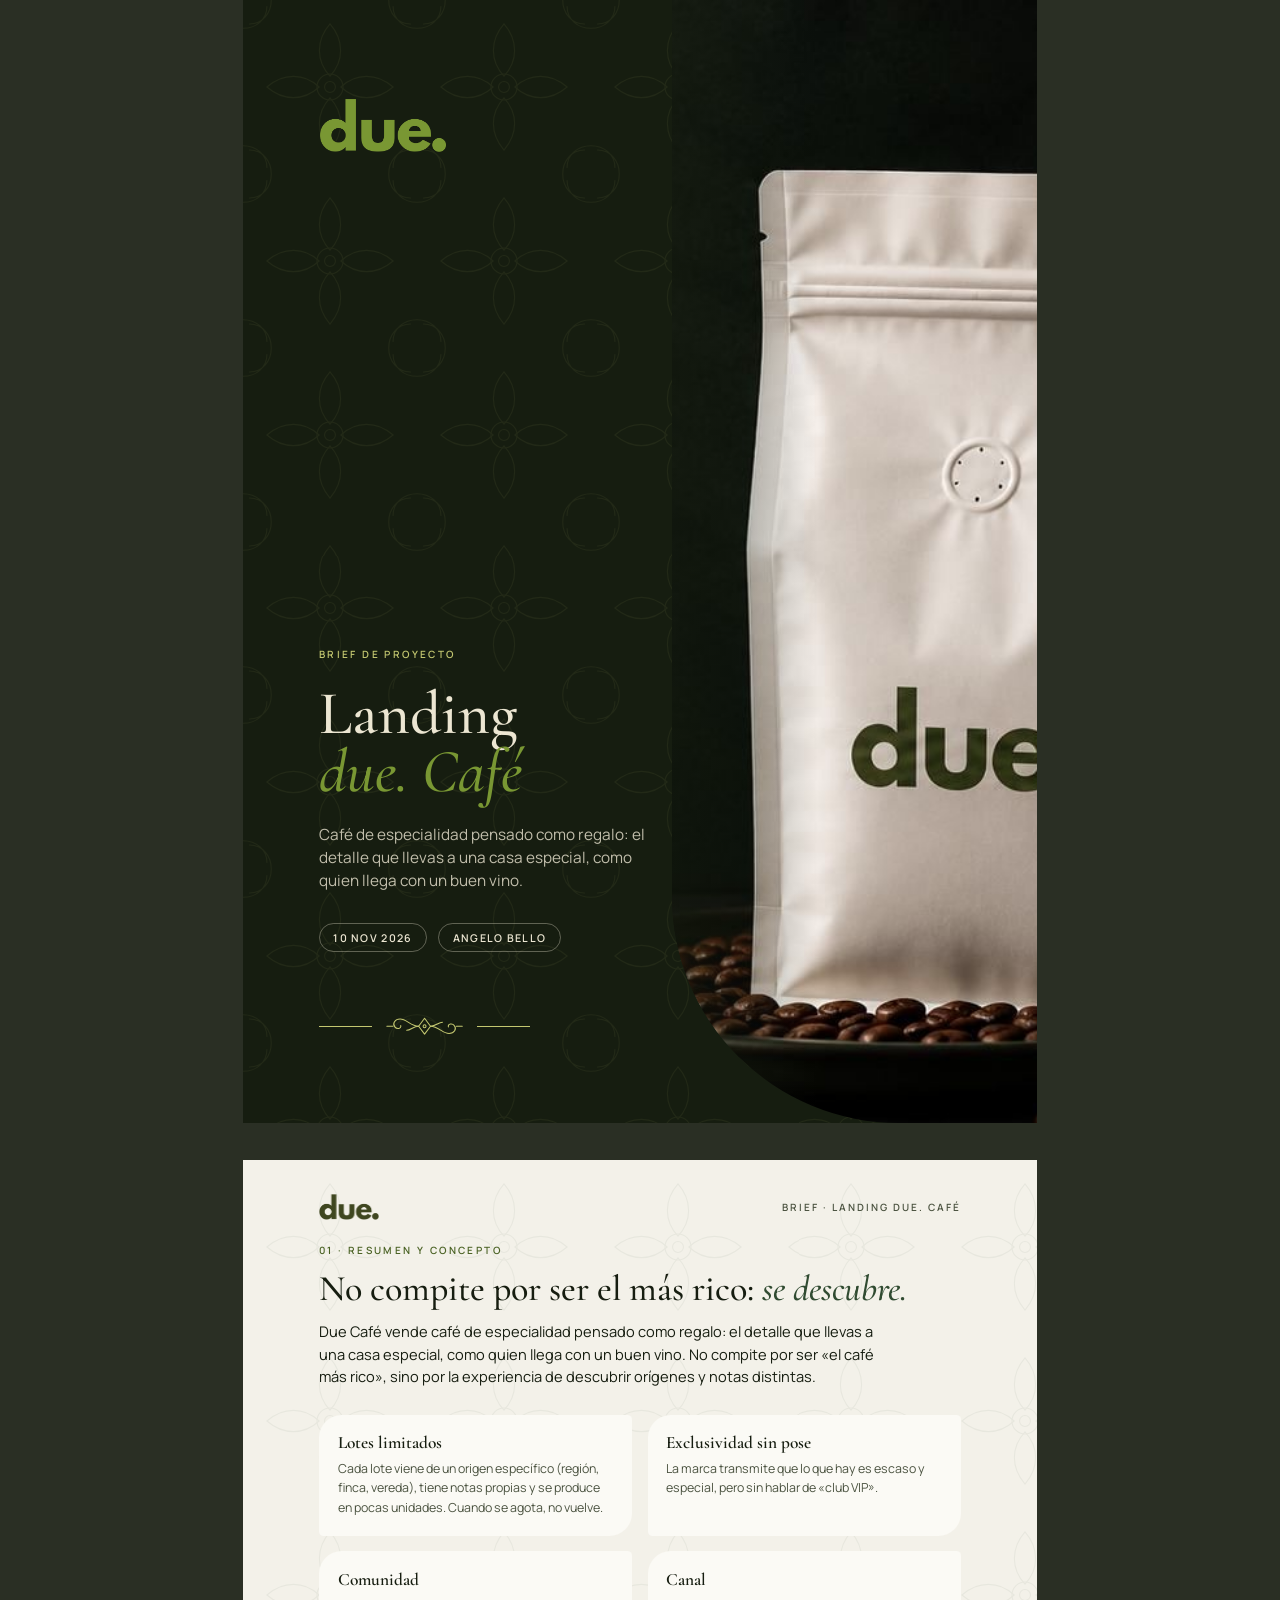
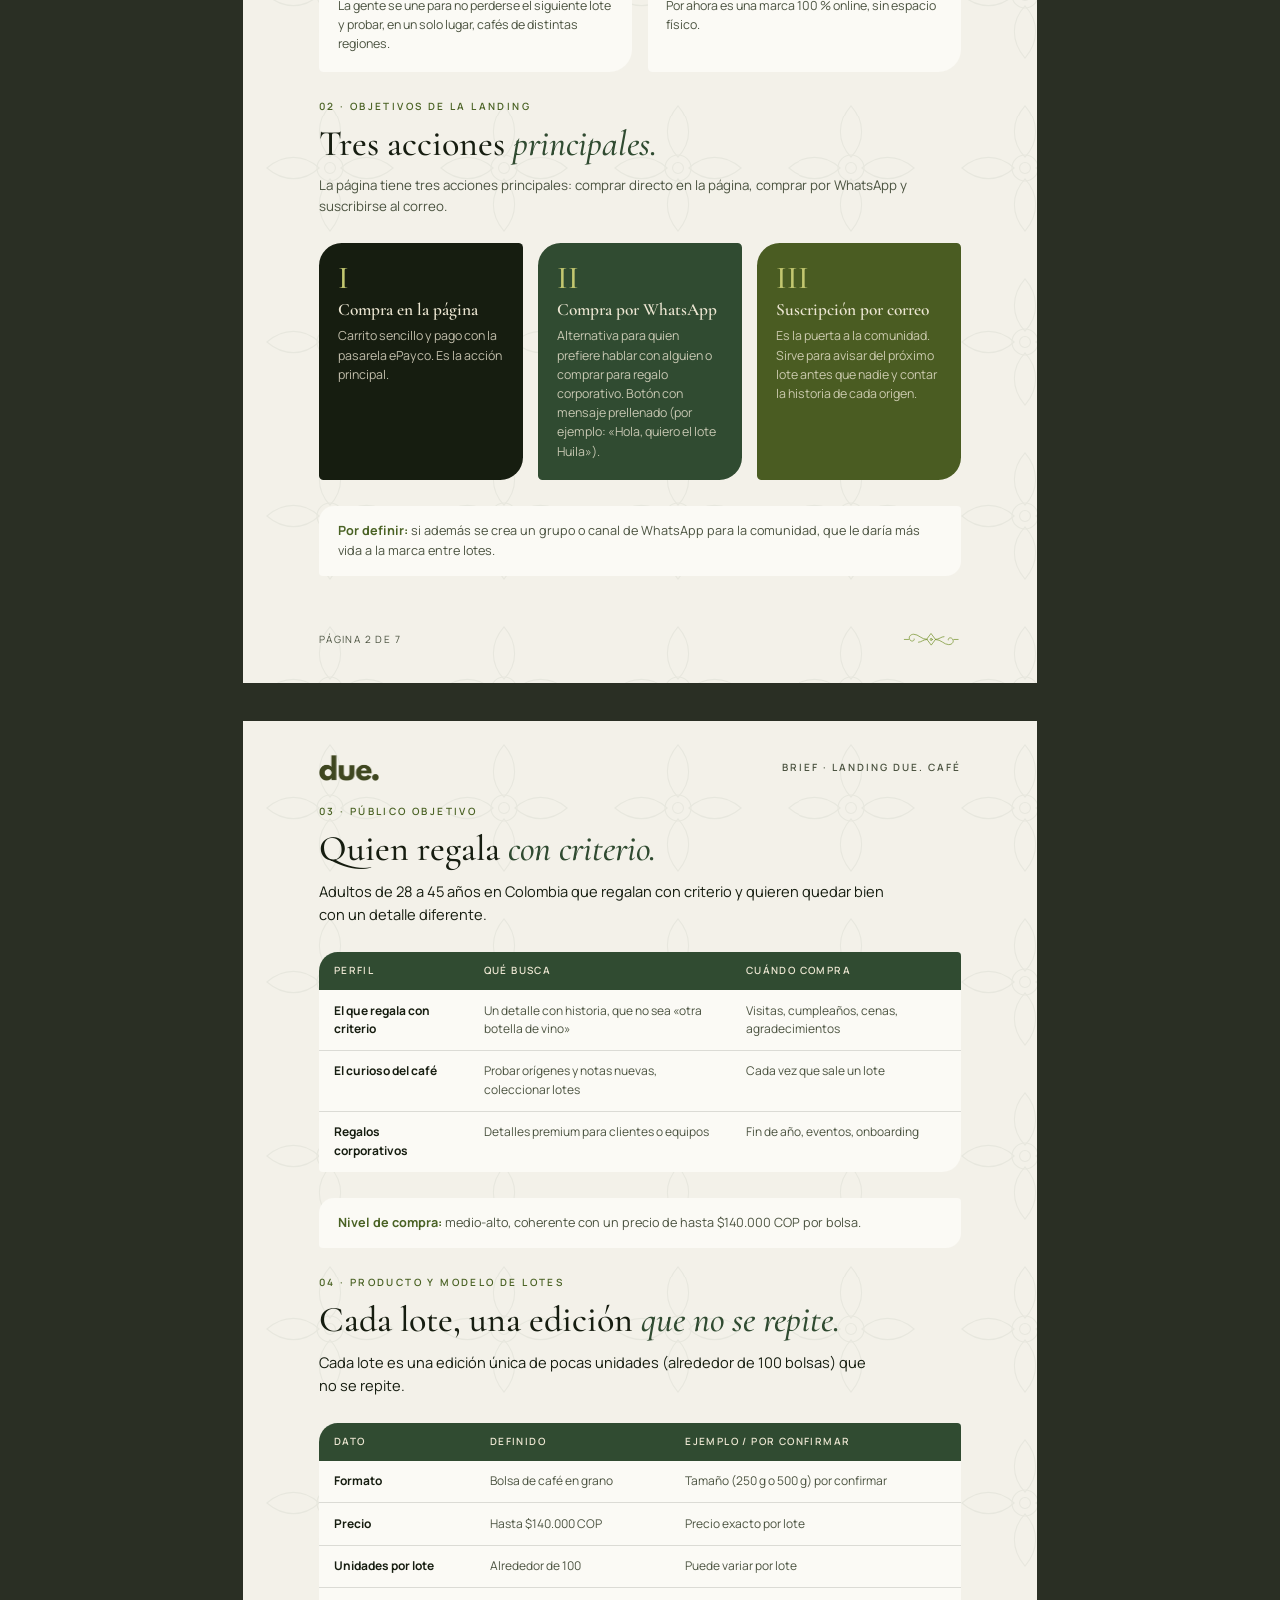
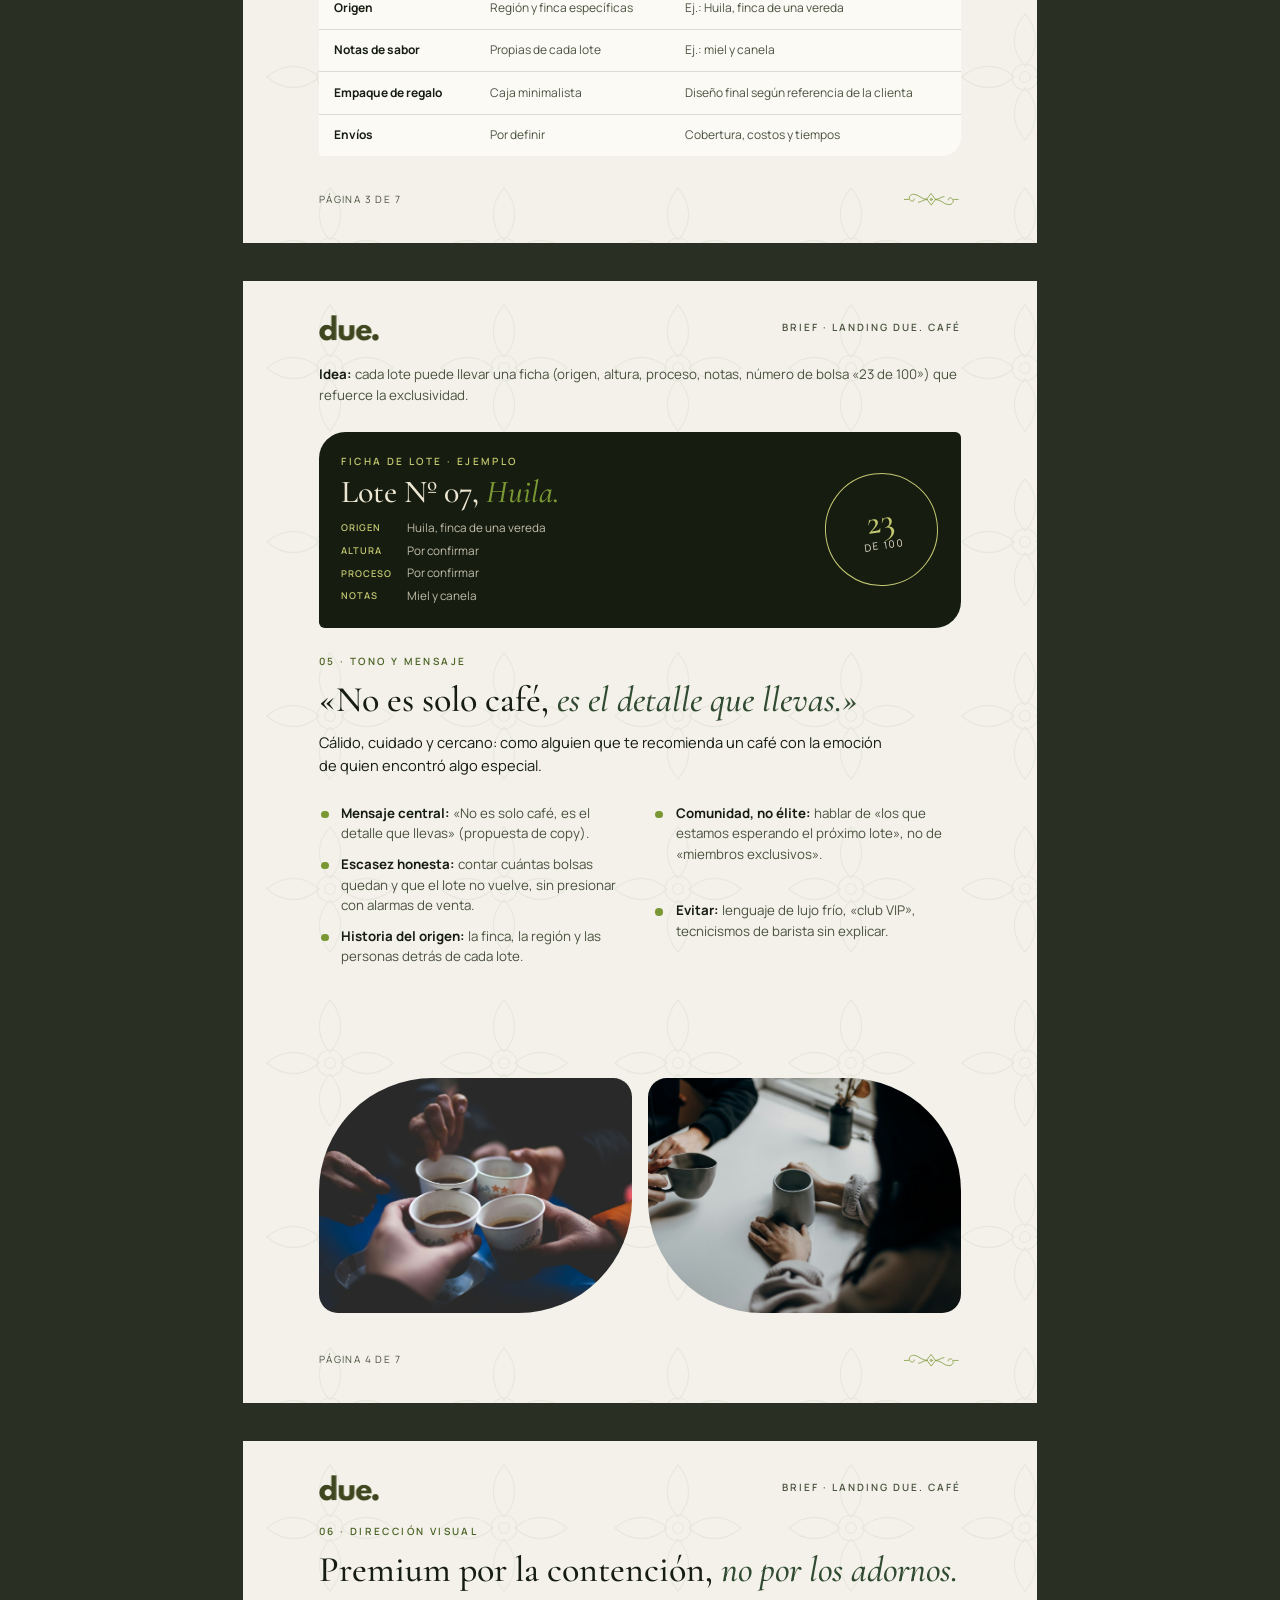
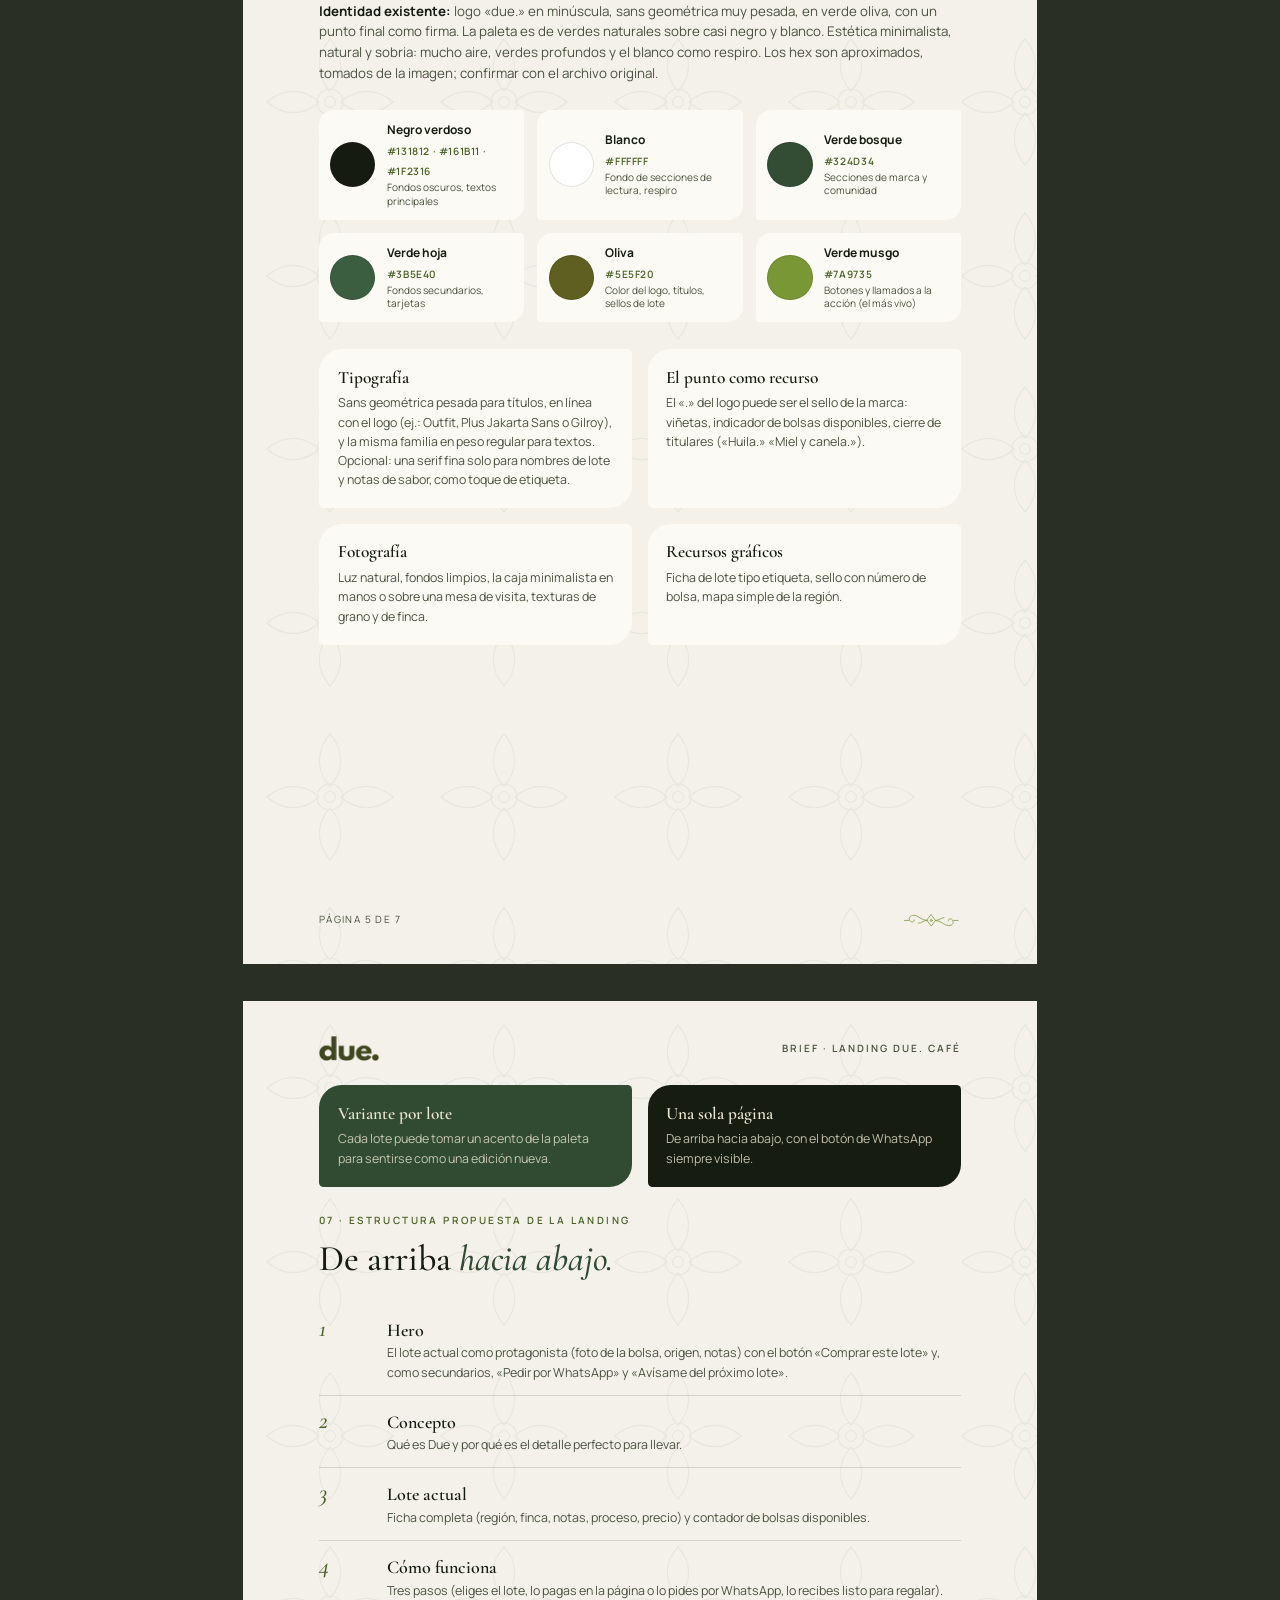
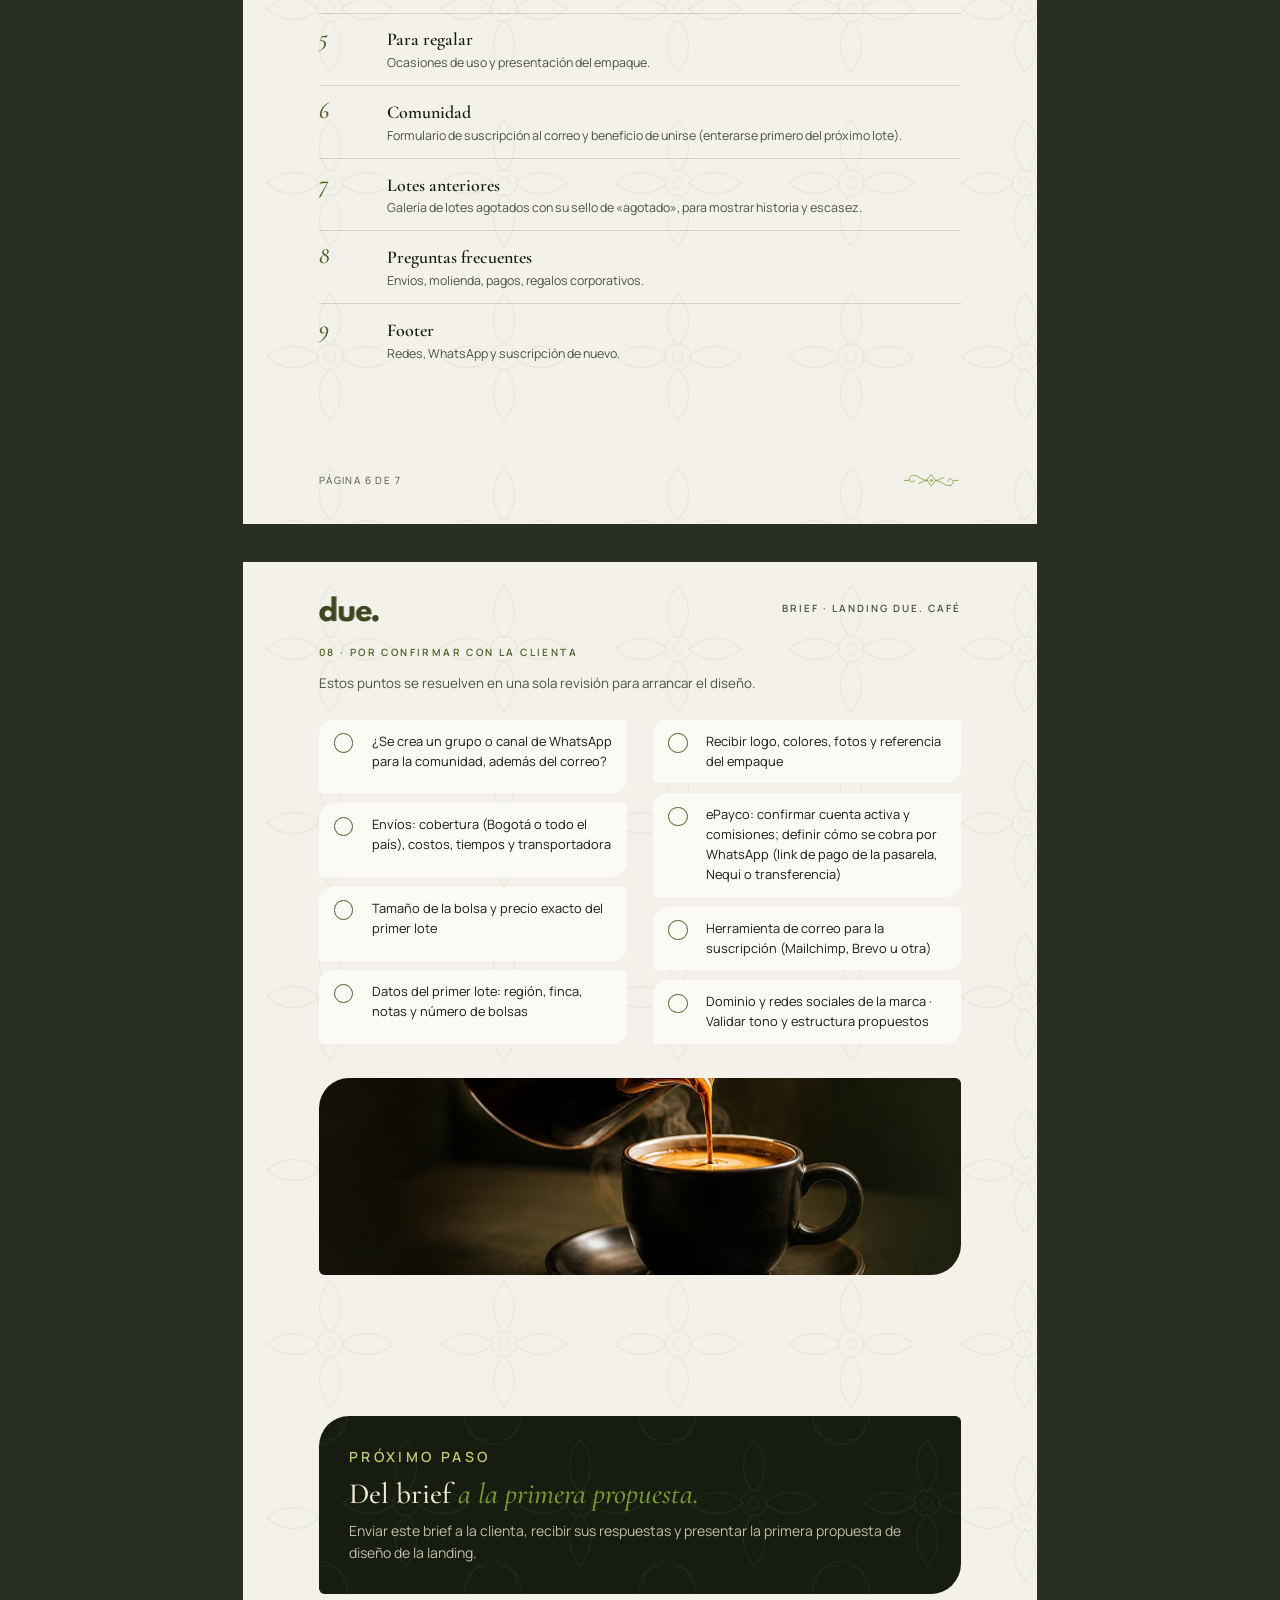
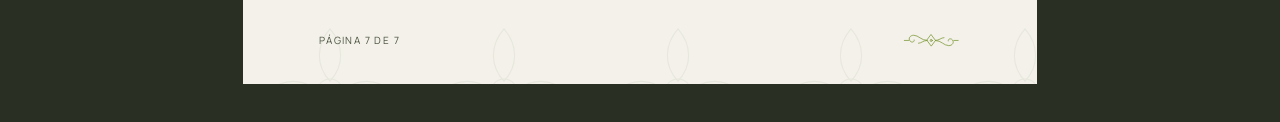
<file: docs/brief-diseno/brief-due.html>
<!doctype html>
<html lang="es-CO">
<head>
<meta charset="utf-8">
<meta name="viewport" content="width=device-width, initial-scale=1">
<title>Brief due. Café</title>
<link rel="preconnect" href="https://fonts.googleapis.com">
<link rel="preconnect" href="https://fonts.gstatic.com" crossorigin>
<link href="https://fonts.googleapis.com/css2?family=Cormorant+Garamond:ital,wght@0,400;0,500;0,600;1,400;1,500&family=Manrope:wght@400;500;600;700&display=swap" rel="stylesheet">
<style>
/* Brief de la landing con la identidad de la página: verdes de noche, serif con cursiva oliva,
   encaje tenue, florón como ornamento y fichas con esquinas asimétricas. Hojas A4. */
:root {
  --night:  #12170D;
  --forest: #161D10;
  --moss:   #1E2415;
  --bar:    #202909;
  --bottle: #304B31;
  --olive:  #799733;
  --olive-ink: #4A6224;
  --lime:   #C3C770;
  --cream:  #ECE6D2;
  --cream-2: rgba(236, 230, 210, .8);
  --paper:  #F3F1E9;
  --card:   #FBFAF5;
  --ink:    #161D10;
  --ink-2:  #4B5340;
  --rule:   rgba(22, 29, 16, .14);
  --serif: "Cormorant Garamond", Georgia, serif;
  --sans: "Manrope", system-ui, -apple-system, "Segoe UI", sans-serif;
  --lace-dark: url("data:image/svg+xml,%3Csvg xmlns='http://www.w3.org/2000/svg' width='160' height='160' viewBox='0 0 160 160'%3E%3Cg fill='none' stroke='%23C3C770' stroke-width='1' stroke-linecap='round'%3E%3Cpath d='M80 22c-13 15-13 34 0 48 13-14 13-33 0-48Z'/%3E%3Cpath d='M80 138c-13-15-13-34 0-48 13 14 13 33 0 48Z'/%3E%3Cpath d='M22 80c15-13 34-13 48 0-14 13-33 13-48 0Z'/%3E%3Cpath d='M138 80c-15-13-34-13-48 0 14 13 33 13 48 0Z'/%3E%3Ccircle cx='80' cy='80' r='5'/%3E%3Ccircle cx='80' cy='80' r='12'/%3E%3Cpath d='M0 26c12 0 22-8 22-20M26 0c0 12-8 22-20 22M160 26c-12 0-22-8-22-20M134 0c0 12 8 22 20 22M0 134c12 0 22 8 22 20M26 160c0-12-8-22-20-22M160 134c-12 0-22 8-22 20M134 160c0-12 8-22 20-22'/%3E%3C/g%3E%3C/svg%3E");
  --lace-light: url("data:image/svg+xml,%3Csvg xmlns='http://www.w3.org/2000/svg' width='160' height='160' viewBox='0 0 160 160'%3E%3Cg fill='none' stroke='%23304B31' stroke-width='1' stroke-linecap='round'%3E%3Cpath d='M80 22c-13 15-13 34 0 48 13-14 13-33 0-48Z'/%3E%3Cpath d='M80 138c-13-15-13-34 0-48 13 14 13 33 0 48Z'/%3E%3Cpath d='M22 80c15-13 34-13 48 0-14 13-33 13-48 0Z'/%3E%3Cpath d='M138 80c-15-13-34-13-48 0 14 13 33 13 48 0Z'/%3E%3Ccircle cx='80' cy='80' r='5'/%3E%3Ccircle cx='80' cy='80' r='12'/%3E%3C/g%3E%3C/svg%3E");
}
@page { size: A4; margin: 0; }
* { box-sizing: border-box; -webkit-print-color-adjust: exact; print-color-adjust: exact; }
html { background: #2A2F24; }
body { margin: 0; font: 400 10pt/1.55 var(--sans); color: var(--ink); -webkit-font-smoothing: antialiased; }
h1, h2, h3, p, ul, ol, dl, dd, figure { margin: 0; }
ul, ol { padding: 0; list-style: none; }

/* ---------- Hoja ---------- */
.page { position: relative; width: 210mm; height: 297mm; margin: 0 auto 10mm; overflow: hidden; background: var(--paper); padding: 22mm 20mm 24mm; display: flex; flex-direction: column; gap: 7mm; isolation: isolate; break-after: page; }
.page::before { content: ""; position: absolute; inset: 0; z-index: -1; background-image: var(--lace-light); background-size: 46mm 46mm; opacity: .06; }
@media print { html { background: none; } .page { margin: 0; } }
.page__head { position: absolute; top: 9mm; left: 20mm; right: 20mm; display: flex; justify-content: space-between; align-items: center; font-size: 7.5pt; font-weight: 600; letter-spacing: .2em; text-transform: uppercase; color: var(--ink-2); }
.page__head img { width: 16mm; }
.page__foot { position: absolute; bottom: 9mm; left: 20mm; right: 20mm; display: flex; justify-content: space-between; align-items: center; font-size: 7.5pt; letter-spacing: .14em; text-transform: uppercase; color: var(--ink-2); }
.page__foot svg { width: 16mm; height: 5mm; color: var(--olive); }
.floron { fill: none; stroke: currentColor; stroke-linecap: round; stroke-linejoin: round; stroke-width: 1.6; }

/* ---------- Tipografía ---------- */
.kicker { font-size: 7.5pt; font-weight: 600; letter-spacing: .24em; text-transform: uppercase; color: var(--olive-ink); }
.h2 { font-family: var(--serif); font-weight: 500; font-size: 27pt; line-height: 1.02; color: var(--ink); }
.h2 em { font-style: italic; color: var(--bottle); }
.h3 { font-family: var(--serif); font-weight: 600; font-size: 15pt; line-height: 1.1; color: var(--ink); }
.lead { font-size: 11pt; line-height: 1.55; color: var(--ink); max-width: 150mm; }
p { color: var(--ink-2); }
b, strong { color: var(--ink); font-weight: 700; }
.block { display: grid; gap: 3.2mm; }
.note { padding: 4mm 5mm; border-radius: 4mm 1mm 4mm 1mm; background: var(--card); border-left: 0; color: var(--ink-2); font-size: 9.5pt; }
.note b { color: var(--olive-ink); }

/* ---------- Portada ---------- */
.cover { background: var(--forest); color: var(--cream); padding: 0; }
.cover::before { background-image: var(--lace-dark); opacity: .07; }
.cover__photo { position: absolute; right: 0; top: 0; bottom: 0; width: 46%; overflow: hidden; border-radius: 0 0 0 60mm; }
.cover__photo img { width: 100%; height: 100%; object-fit: cover; object-position: 62% 50%; filter: saturate(.9); }
.cover__photo::after { content: ""; position: absolute; inset: 0; background: linear-gradient(90deg, rgba(22, 29, 16, .55), rgba(22, 29, 16, 0) 40%); }
.cover__inner { position: relative; height: 100%; padding: 26mm 20mm 22mm; width: 62%; display: flex; flex-direction: column; }
.cover__logo { width: 34mm; }
.cover__body { margin-top: auto; display: grid; gap: 6mm; }
.cover .kicker { color: var(--lime); }
.cover h1 { font-family: var(--serif); font-weight: 500; font-size: 46pt; line-height: .95; color: var(--cream); }
.cover h1 em { display: block; font-style: italic; color: var(--olive); }
.cover__lead { font-size: 11.5pt; line-height: 1.5; color: var(--cream-2); max-width: 96mm; }
.cover__meta { display: flex; gap: 3mm; flex-wrap: wrap; margin-top: 2mm; }
.chip { display: inline-flex; align-items: center; padding: 1.4mm 3.6mm; border: 1px solid rgba(236, 230, 210, .35); border-radius: 99px; font-size: 8pt; font-weight: 600; letter-spacing: .12em; text-transform: uppercase; color: var(--cream); }
.cover__orn { display: flex; align-items: center; gap: 3mm; margin-top: 10mm; color: var(--lime); }
.cover__orn span { width: 14mm; height: 1px; background: currentColor; }
.cover__orn svg { width: 22mm; height: 7mm; }

/* ---------- Fichas (como las tarjetas de lotes) ---------- */
.cards { display: grid; grid-template-columns: 1fr 1fr; gap: 4mm; }
.card { padding: 5mm; border-radius: 6mm 1.2mm 6mm 1.2mm; background: var(--card); display: grid; gap: 1.8mm; align-content: start; }
.card .h3 { font-size: 13pt; }
.card p { font-size: 9.3pt; }
.card--dark { background: var(--bottle); }
.card--dark .h3, .card--dark b { color: var(--cream); }
.card--dark p { color: var(--cream-2); }
.card--olive { background: #4A5C22; }
.card--olive .h3 { color: var(--cream); }
.card--olive p { color: var(--cream-2); }
.card--night { background: var(--forest); }
.card--night .h3 { color: var(--cream); }
.card--night p { color: var(--cream-2); }
.card__n { font-family: var(--serif); font-weight: 500; font-size: 24pt; line-height: 1; color: var(--lime); }
.card .tag { justify-self: start; padding: .8mm 2.8mm; border: 1px solid currentColor; border-radius: 99px; font-size: 7pt; font-weight: 700; letter-spacing: .14em; text-transform: uppercase; color: var(--lime); }
.actions { display: grid; grid-template-columns: repeat(3, 1fr); gap: 4mm; }

/* ---------- Tablas ---------- */
.table { width: 100%; border-collapse: separate; border-spacing: 0; overflow: hidden; border-radius: 5mm 1mm 5mm 1mm; background: var(--card); font-size: 9pt; }
.table th { background: var(--bottle); color: var(--cream); text-align: left; font-weight: 600; font-size: 7.5pt; letter-spacing: .14em; text-transform: uppercase; padding: 3mm 4mm; }
.table td { padding: 3mm 4mm; vertical-align: top; color: var(--ink-2); border-top: 1px solid var(--rule); }
.table td:first-child { color: var(--ink); font-weight: 700; }
.table tr:first-child td { border-top: 0; }

/* ---------- Ficha de lote (mock) ---------- */
.lotmock { display: grid; grid-template-columns: 1fr auto; gap: 5mm; align-items: center; padding: 6mm; border-radius: 7mm 1.5mm 7mm 1.5mm; background: var(--forest); color: var(--cream); }
.lotmock .kicker { color: var(--lime); }
.lotmock h3 { font-family: var(--serif); font-weight: 500; font-size: 24pt; line-height: 1; color: var(--cream); margin-top: 1.5mm; }
.lotmock h3 em { font-style: italic; color: var(--olive); }
.lotmock dl { display: grid; grid-template-columns: auto 1fr; gap: 1.2mm 4mm; margin-top: 3mm; font-size: 8.8pt; }
.lotmock dt { color: var(--lime); font-weight: 600; letter-spacing: .1em; text-transform: uppercase; font-size: 7pt; padding-top: .6mm; }
.lotmock dd { color: var(--cream-2); }
.seal { width: 30mm; height: 30mm; border-radius: 50%; border: 1px solid var(--lime); display: grid; place-content: center; text-align: center; color: var(--cream); rotate: -8deg; }
.seal b { display: block; font-family: var(--serif); font-weight: 500; font-size: 26pt; line-height: .9; color: var(--lime); }
.seal span { font-size: 7.5pt; letter-spacing: .14em; text-transform: uppercase; }

/* ---------- Listas ---------- */
.dots { display: grid; gap: 2.6mm; }
.dots li { position: relative; padding-left: 6mm; color: var(--ink-2); }
.dots li::before { content: ""; position: absolute; left: .6mm; top: 2.1mm; width: 2mm; height: 2mm; border-radius: 50%; background: var(--olive); }
.two { display: grid; grid-template-columns: 1fr 1fr; gap: 7mm; }

/* ---------- Paleta ---------- */
.swatches { display: grid; grid-template-columns: repeat(3, 1fr); gap: 3.5mm; }
.sw { display: grid; grid-template-columns: 12mm 1fr; gap: 3mm; align-items: center; padding: 3mm; border-radius: 4mm 1mm 4mm 1mm; background: var(--card); }
.sw i { width: 12mm; height: 12mm; border-radius: 50%; box-shadow: inset 0 0 0 1px rgba(22, 29, 16, .12); }
.sw b { display: block; font-size: 9pt; }
.sw span { display: block; font-size: 7.6pt; color: var(--ink-2); line-height: 1.35; }
.sw code { font: 600 7.6pt var(--sans); letter-spacing: .06em; color: var(--olive-ink); }

/* ---------- Estructura ---------- */
.steps { display: grid; gap: 0; counter-reset: s; }
.steps li { display: grid; grid-template-columns: 14mm 1fr; gap: 4mm; padding: 3.4mm 0; border-top: 1px solid var(--rule); align-items: baseline; }
.steps li:first-child { border-top: 0; }
.steps__n { font-family: var(--serif); font-style: italic; font-weight: 500; font-size: 18pt; line-height: 1; color: var(--olive-ink); }
.steps h3 { font-family: var(--serif); font-weight: 600; font-size: 13.5pt; line-height: 1.15; color: var(--ink); }
.steps p { margin-top: .8mm; font-size: 9.3pt; }
.wa { display: flex; gap: 4mm; align-items: center; padding: 4mm 5mm; border-radius: 5mm 1mm 5mm 1mm; background: var(--bottle); color: var(--cream); font-size: 9.5pt; }
.wa svg { width: 9mm; height: 9mm; fill: var(--lime); flex: none; }

/* ---------- Checklist ---------- */
.checks { display: grid; gap: 2.6mm; }
.checks li { display: grid; grid-template-columns: 7mm 1fr; gap: 3mm; align-items: start; padding: 3.2mm 4mm; border-radius: 4mm 1mm 4mm 1mm; background: var(--card); color: var(--ink); font-size: 9.6pt; }
.checks li::before { content: ""; width: 4.6mm; height: 4.6mm; margin-top: .4mm; border: 1.3px solid var(--olive-ink); border-radius: 50%; }
.closing { margin-top: auto; padding: 8mm; border-radius: 8mm 1.5mm 8mm 1.5mm; background: var(--forest); color: var(--cream); display: grid; gap: 3mm; position: relative; overflow: hidden; isolation: isolate; }
.closing::before { content: ""; position: absolute; inset: 0; z-index: -1; background-image: var(--lace-dark); background-size: 46mm 46mm; opacity: .07; }
.closing .kicker { color: var(--lime); }
.closing p { color: var(--cream-2); font-size: 10.5pt; }
.closing .h2 { color: var(--cream); font-size: 22pt; }
.closing .h2 em { color: var(--olive); }
/* ---------- Fotos con arcos (como la página) ---------- */
.photos { display: grid; grid-template-columns: 1fr 1fr; gap: 4mm; margin-top: auto; }
.photos img { width: 100%; height: 62mm; object-fit: cover; display: block; }
.photos figure:first-child img { border-radius: 30mm 5mm 30mm 5mm; }
.photos figure:last-child img { border-radius: 5mm 30mm 5mm 30mm; }
.banner { margin-top: 2mm; }
.banner img { width: 100%; height: 52mm; object-fit: cover; object-position: 50% 60%; border-radius: 8mm 1.5mm 8mm 1.5mm; display: block; }
</style>
</head>
<body>
<svg width="0" height="0" style="position:absolute" aria-hidden="true">
  <symbol id="floron" viewBox="0 0 120 40">
    <path d="M60 8l9 12-9 12-9-12Z"/>
    <path d="M51 20C39 20 33 9 23 9c-8 0-12 7-8 12 3 4 10 3 9-2M69 20c12 0 18 11 28 11 8 0 12-7 8-12-3-4-10-3-9 2"/>
    <path d="M51 20c-8 0-12 6-18 6M69 20c8 0 12-6 18-6M3 20h9M108 20h9"/>
    <circle cx="60" cy="20" r="2.2"/>
  </symbol>
</svg>

<!-- 1. Portada -->
<section class="page cover">
  <figure class="cover__photo"><img src="../../assets/club/bolsa-hero.jpg" alt=""></figure>
  <div class="cover__inner">
    <img class="cover__logo" src="../../assets/logo-due-lima.png" alt="due.">
    <div class="cover__body">
      <p class="kicker">Brief de proyecto</p>
      <h1>Landing <em>due. Café</em></h1>
      <p class="cover__lead">Café de especialidad pensado como regalo: el detalle que llevas a una casa especial, como quien llega con un buen vino.</p>
      <div class="cover__meta"><span class="chip">10 nov 2026</span><span class="chip">Angelo Bello</span></div>
      <div class="cover__orn" aria-hidden="true"><span></span><svg class="floron" viewBox="0 0 120 40"><use href="#floron"/></svg><span></span></div>
    </div>
  </div>
</section>

<!-- 2. Resumen y objetivos -->
<section class="page">
  <div class="page__head"><img src="../../assets/logo-due-olive.png" alt=""><span>Brief · Landing due. Café</span></div>

  <div class="block">
    <p class="kicker">01 · Resumen y concepto</p>
    <h2 class="h2">No compite por ser el más rico: <em>se descubre.</em></h2>
    <p class="lead">Due Café vende café de especialidad pensado como regalo: el detalle que llevas a una casa especial, como quien llega con un buen vino. No compite por ser «el café más rico», sino por la experiencia de descubrir orígenes y notas distintas.</p>
  </div>

  <div class="cards">
    <article class="card"><h3 class="h3">Lotes limitados</h3><p>Cada lote viene de un origen específico (región, finca, vereda), tiene notas propias y se produce en pocas unidades. Cuando se agota, no vuelve.</p></article>
    <article class="card"><h3 class="h3">Exclusividad sin pose</h3><p>La marca transmite que lo que hay es escaso y especial, pero sin hablar de «club VIP».</p></article>
    <article class="card"><h3 class="h3">Comunidad</h3><p>La gente se une para no perderse el siguiente lote y probar, en un solo lugar, cafés de distintas regiones.</p></article>
    <article class="card"><h3 class="h3">Canal</h3><p>Por ahora es una marca 100 % online, sin espacio físico.</p></article>
  </div>

  <div class="block">
    <p class="kicker">02 · Objetivos de la landing</p>
    <h2 class="h2">Tres acciones <em>principales.</em></h2>
    <p>La página tiene tres acciones principales: comprar directo en la página, comprar por WhatsApp y suscribirse al correo.</p>
  </div>
  <div class="actions">
    <article class="card card--night"><span class="card__n">I</span><h3 class="h3">Compra en la página</h3><p>Carrito sencillo y pago con la pasarela ePayco. Es la acción principal.</p></article>
    <article class="card card--dark"><span class="card__n">II</span><h3 class="h3">Compra por WhatsApp</h3><p>Alternativa para quien prefiere hablar con alguien o comprar para regalo corporativo. Botón con mensaje prellenado (por ejemplo: «Hola, quiero el lote Huila»).</p></article>
    <article class="card card--olive"><span class="card__n">III</span><h3 class="h3">Suscripción por correo</h3><p>Es la puerta a la comunidad. Sirve para avisar del próximo lote antes que nadie y contar la historia de cada origen.</p></article>
  </div>
  <p class="note"><b>Por definir:</b> si además se crea un grupo o canal de WhatsApp para la comunidad, que le daría más vida a la marca entre lotes.</p>

  <div class="page__foot"><span>Página 2 de 7</span><svg class="floron" viewBox="0 0 120 40"><use href="#floron"/></svg></div>
</section>

<!-- 3. Público y producto -->
<section class="page">
  <div class="page__head"><img src="../../assets/logo-due-olive.png" alt=""><span>Brief · Landing due. Café</span></div>

  <div class="block">
    <p class="kicker">03 · Público objetivo</p>
    <h2 class="h2">Quien regala <em>con criterio.</em></h2>
    <p class="lead">Adultos de 28 a 45 años en Colombia que regalan con criterio y quieren quedar bien con un detalle diferente.</p>
  </div>

  <table class="table">
    <thead><tr><th>Perfil</th><th>Qué busca</th><th>Cuándo compra</th></tr></thead>
    <tbody>
      <tr><td>El que regala con criterio</td><td>Un detalle con historia, que no sea «otra botella de vino»</td><td>Visitas, cumpleaños, cenas, agradecimientos</td></tr>
      <tr><td>El curioso del café</td><td>Probar orígenes y notas nuevas, coleccionar lotes</td><td>Cada vez que sale un lote</td></tr>
      <tr><td>Regalos corporativos</td><td>Detalles premium para clientes o equipos</td><td>Fin de año, eventos, onboarding</td></tr>
    </tbody>
  </table>

  <p class="note"><b>Nivel de compra:</b> medio-alto, coherente con un precio de hasta $140.000 COP por bolsa.</p>

  <div class="block">
    <p class="kicker">04 · Producto y modelo de lotes</p>
    <h2 class="h2">Cada lote, una edición <em>que no se repite.</em></h2>
    <p class="lead">Cada lote es una edición única de pocas unidades (alrededor de 100 bolsas) que no se repite.</p>
  </div>

  <table class="table">
    <thead><tr><th>Dato</th><th>Definido</th><th>Ejemplo / por confirmar</th></tr></thead>
    <tbody>
      <tr><td>Formato</td><td>Bolsa de café en grano</td><td>Tamaño (250 g o 500 g) por confirmar</td></tr>
      <tr><td>Precio</td><td>Hasta $140.000 COP</td><td>Precio exacto por lote</td></tr>
      <tr><td>Unidades por lote</td><td>Alrededor de 100</td><td>Puede variar por lote</td></tr>
      <tr><td>Origen</td><td>Región y finca específicas</td><td>Ej.: Huila, finca de una vereda</td></tr>
      <tr><td>Notas de sabor</td><td>Propias de cada lote</td><td>Ej.: miel y canela</td></tr>
      <tr><td>Empaque de regalo</td><td>Caja minimalista</td><td>Diseño final según referencia de la clienta</td></tr>
      <tr><td>Envíos</td><td>Por definir</td><td>Cobertura, costos y tiempos</td></tr>
    </tbody>
  </table>

  <div class="page__foot"><span>Página 3 de 7</span><svg class="floron" viewBox="0 0 120 40"><use href="#floron"/></svg></div>
</section>

<!-- 4. Ficha de lote y tono -->
<section class="page">
  <div class="page__head"><img src="../../assets/logo-due-olive.png" alt=""><span>Brief · Landing due. Café</span></div>

  <div class="block">
    <p><b>Idea:</b> cada lote puede llevar una ficha (origen, altura, proceso, notas, número de bolsa «23 de 100») que refuerce la exclusividad.</p>
  </div>
  <div class="lotmock">
    <div>
      <p class="kicker">Ficha de lote · ejemplo</p>
      <h3>Lote Nº 07, <em>Huila.</em></h3>
      <dl>
        <dt>Origen</dt><dd>Huila, finca de una vereda</dd>
        <dt>Altura</dt><dd>Por confirmar</dd>
        <dt>Proceso</dt><dd>Por confirmar</dd>
        <dt>Notas</dt><dd>Miel y canela</dd>
      </dl>
    </div>
    <div class="seal"><b>23</b><span>de 100</span></div>
  </div>


  <div class="block">
    <p class="kicker">05 · Tono y mensaje</p>
    <h2 class="h2">«No es solo café, <em>es el detalle que llevas.»</em></h2>
    <p class="lead">Cálido, cuidado y cercano: como alguien que te recomienda un café con la emoción de quien encontró algo especial.</p>
  </div>
  <div class="two">
    <ul class="dots">
      <li><b>Mensaje central:</b> «No es solo café, es el detalle que llevas» (propuesta de copy).</li>
      <li><b>Escasez honesta:</b> contar cuántas bolsas quedan y que el lote no vuelve, sin presionar con alarmas de venta.</li>
      <li><b>Historia del origen:</b> la finca, la región y las personas detrás de cada lote.</li>
    </ul>
    <ul class="dots">
      <li><b>Comunidad, no élite:</b> hablar de «los que estamos esperando el próximo lote», no de «miembros exclusivos».</li>
      <li><b>Evitar:</b> lenguaje de lujo frío, «club VIP», tecnicismos de barista sin explicar.</li>
    </ul>
  </div>

  <div class="photos">
    <figure><img src="../../assets/club/brindis.jpg" alt="Manos juntan vasos de café en un brindis"></figure>
    <figure><img src="../../assets/club/conversacion.jpg" alt="Dos personas conversan con café"></figure>
  </div>

  <div class="page__foot"><span>Página 4 de 7</span><svg class="floron" viewBox="0 0 120 40"><use href="#floron"/></svg></div>
</section>

<!-- 5. Dirección visual -->
<section class="page">
  <div class="page__head"><img src="../../assets/logo-due-olive.png" alt=""><span>Brief · Landing due. Café</span></div>

  <div class="block">
    <p class="kicker">06 · Dirección visual</p>
    <h2 class="h2">Premium por la contención, <em>no por los adornos.</em></h2>
    <p><b>Identidad existente:</b> logo «due.» en minúscula, sans geométrica muy pesada, en verde oliva, con un punto final como firma. La paleta es de verdes naturales sobre casi negro y blanco. Estética minimalista, natural y sobria: mucho aire, verdes profundos y el blanco como respiro. Los hex son aproximados, tomados de la imagen; confirmar con el archivo original.</p>
  </div>
  <div class="swatches">
    <div class="sw"><i style="background:#161B11"></i><div><b>Negro verdoso</b><code>#131812 · #161B11 · #1F2316</code><span>Fondos oscuros, textos principales</span></div></div>
    <div class="sw"><i style="background:#FFFFFF"></i><div><b>Blanco</b><code>#FFFFFF</code><span>Fondo de secciones de lectura, respiro</span></div></div>
    <div class="sw"><i style="background:#324D34"></i><div><b>Verde bosque</b><code>#324D34</code><span>Secciones de marca y comunidad</span></div></div>
    <div class="sw"><i style="background:#3B5E40"></i><div><b>Verde hoja</b><code>#3B5E40</code><span>Fondos secundarios, tarjetas</span></div></div>
    <div class="sw"><i style="background:#5E5F20"></i><div><b>Oliva</b><code>#5E5F20</code><span>Color del logo, títulos, sellos de lote</span></div></div>
    <div class="sw"><i style="background:#7A9735"></i><div><b>Verde musgo</b><code>#7A9735</code><span>Botones y llamados a la acción (el más vivo)</span></div></div>
  </div>

  <div class="cards">
    <article class="card"><h3 class="h3">Tipografía</h3><p>Sans geométrica pesada para títulos, en línea con el logo (ej.: Outfit, Plus Jakarta Sans o Gilroy), y la misma familia en peso regular para textos. Opcional: una serif fina solo para nombres de lote y notas de sabor, como toque de etiqueta.</p></article>
    <article class="card"><h3 class="h3">El punto como recurso</h3><p>El «.» del logo puede ser el sello de la marca: viñetas, indicador de bolsas disponibles, cierre de titulares («Huila.» «Miel y canela.»).</p></article>
    <article class="card"><h3 class="h3">Fotografía</h3><p>Luz natural, fondos limpios, la caja minimalista en manos o sobre una mesa de visita, texturas de grano y de finca.</p></article>
    <article class="card"><h3 class="h3">Recursos gráficos</h3><p>Ficha de lote tipo etiqueta, sello con número de bolsa, mapa simple de la región.</p></article>
  </div>

  <div class="page__foot"><span>Página 5 de 7</span><svg class="floron" viewBox="0 0 120 40"><use href="#floron"/></svg></div>
</section>

<!-- 6. Estructura -->
<section class="page">
  <div class="page__head"><img src="../../assets/logo-due-olive.png" alt=""><span>Brief · Landing due. Café</span></div>

  <div class="cards">
    <article class="card card--dark"><h3 class="h3">Variante por lote</h3><p>Cada lote puede tomar un acento de la paleta para sentirse como una edición nueva.</p></article>
    <article class="card card--night"><h3 class="h3">Una sola página</h3><p>De arriba hacia abajo, con el botón de WhatsApp siempre visible.</p></article>
  </div>

  <div class="block">
    <p class="kicker">07 · Estructura propuesta de la landing</p>
    <h2 class="h2">De arriba <em>hacia abajo.</em></h2>
  </div>
  <ol class="steps">
    <li><span class="steps__n">1</span><div><h3>Hero</h3><p>El lote actual como protagonista (foto de la bolsa, origen, notas) con el botón «Comprar este lote» y, como secundarios, «Pedir por WhatsApp» y «Avísame del próximo lote».</p></div></li>
    <li><span class="steps__n">2</span><div><h3>Concepto</h3><p>Qué es Due y por qué es el detalle perfecto para llevar.</p></div></li>
    <li><span class="steps__n">3</span><div><h3>Lote actual</h3><p>Ficha completa (región, finca, notas, proceso, precio) y contador de bolsas disponibles.</p></div></li>
      <li><span class="steps__n">4</span><div><h3>Cómo funciona</h3><p>Tres pasos (eliges el lote, lo pagas en la página o lo pides por WhatsApp, lo recibes listo para regalar).</p></div></li>
    <li><span class="steps__n">5</span><div><h3>Para regalar</h3><p>Ocasiones de uso y presentación del empaque.</p></div></li>
    <li><span class="steps__n">6</span><div><h3>Comunidad</h3><p>Formulario de suscripción al correo y beneficio de unirse (enterarse primero del próximo lote).</p></div></li>
    <li><span class="steps__n">7</span><div><h3>Lotes anteriores</h3><p>Galería de lotes agotados con su sello de «agotado», para mostrar historia y escasez.</p></div></li>
    <li><span class="steps__n">8</span><div><h3>Preguntas frecuentes</h3><p>Envíos, molienda, pagos, regalos corporativos.</p></div></li>
    <li><span class="steps__n">9</span><div><h3>Footer</h3><p>Redes, WhatsApp y suscripción de nuevo.</p></div></li>
  </ol>

  <div class="page__foot"><span>Página 6 de 7</span><svg class="floron" viewBox="0 0 120 40"><use href="#floron"/></svg></div>
</section>

<!-- 7. Por confirmar y próximo paso -->
<section class="page">
  <div class="page__head"><img src="../../assets/logo-due-olive.png" alt=""><span>Brief · Landing due. Café</span></div>

  <div class="block">
    <p class="kicker">08 · Por confirmar con la clienta</p>
    <p>Estos puntos se resuelven en una sola revisión para arrancar el diseño.</p>
  </div>
  <div class="two">
    <ul class="checks">
      <li>¿Se crea un grupo o canal de WhatsApp para la comunidad, además del correo?</li>
      <li>Envíos: cobertura (Bogotá o todo el país), costos, tiempos y transportadora</li>
      <li>Tamaño de la bolsa y precio exacto del primer lote</li>
      <li>Datos del primer lote: región, finca, notas y número de bolsas</li>
    </ul>
    <ul class="checks">
      <li>Recibir logo, colores, fotos y referencia del empaque</li>
      <li>ePayco: confirmar cuenta activa y comisiones; definir cómo se cobra por WhatsApp (link de pago de la pasarela, Nequi o transferencia)</li>
      <li>Herramienta de correo para la suscripción (Mailchimp, Brevo u otra)</li>
      <li>Dominio y redes sociales de la marca · Validar tono y estructura propuestos</li>
    </ul>
  </div>

  <figure class="banner"><img src="../../assets/club/vertido.jpg" alt="Café filtrado vertido en una taza negra"></figure>

  <div class="closing">
    <p class="kicker">Próximo paso</p>
    <h2 class="h2">Del brief <em>a la primera propuesta.</em></h2>
    <p>Enviar este brief a la clienta, recibir sus respuestas y presentar la primera propuesta de diseño de la landing.</p>
  </div>

  <div class="page__foot"><span>Página 7 de 7</span><svg class="floron" viewBox="0 0 120 40"><use href="#floron"/></svg></div>
</section>
</body>
</html>
</file>
<file: css/lace.css>
/* due. — Detalles victorianos de encaje, compartidos por las versiones A y B.
   Patrón de damasco en los fondos, borde festoneado con ojales entre secciones
   y florón de filigrana como ornamento. */

:root {
  /* Damasco de encaje (trazo lima) para fondos oscuros */
  --lace-dark: url("data:image/svg+xml,%3Csvg xmlns='http://www.w3.org/2000/svg' width='160' height='160' viewBox='0 0 160 160'%3E%3Cg fill='none' stroke='%23C3C770' stroke-width='1' stroke-linecap='round'%3E%3Cpath d='M80 22c-13 15-13 34 0 48 13-14 13-33 0-48Z'/%3E%3Cpath d='M80 138c-13-15-13-34 0-48 13 14 13 33 0 48Z'/%3E%3Cpath d='M22 80c15-13 34-13 48 0-14 13-33 13-48 0Z'/%3E%3Cpath d='M138 80c-15-13-34-13-48 0 14 13 33 13 48 0Z'/%3E%3Ccircle cx='80' cy='80' r='5'/%3E%3Ccircle cx='80' cy='80' r='12'/%3E%3Cpath d='M0 26c12 0 22-8 22-20M26 0c0 12-8 22-20 22M160 26c-12 0-22-8-22-20M134 0c0 12 8 22 20 22M0 134c12 0 22 8 22 20M26 160c0-12-8-22-20-22M160 134c-12 0-22 8-22 20M134 160c0-12 8-22 20-22'/%3E%3Cpath d='M14 14c6-4 12 0 10 6M146 14c-6-4-12 0-10 6M14 146c6 4 12 0 10-6M146 146c-6 4-12 0-10-6'/%3E%3C/g%3E%3Cg fill='%23C3C770'%3E%3Ccircle cx='80' cy='52' r='1.6'/%3E%3Ccircle cx='80' cy='108' r='1.6'/%3E%3Ccircle cx='52' cy='80' r='1.6'/%3E%3Ccircle cx='108' cy='80' r='1.6'/%3E%3Ccircle cx='100' cy='60' r='1.3'/%3E%3Ccircle cx='60' cy='60' r='1.3'/%3E%3Ccircle cx='100' cy='100' r='1.3'/%3E%3Ccircle cx='60' cy='100' r='1.3'/%3E%3C/g%3E%3C/svg%3E");
  /* Mismo damasco en verde oscuro, para fondos claros */
  --lace-light: url("data:image/svg+xml,%3Csvg xmlns='http://www.w3.org/2000/svg' width='160' height='160' viewBox='0 0 160 160'%3E%3Cg fill='none' stroke='%23304B31' stroke-width='1' stroke-linecap='round'%3E%3Cpath d='M80 22c-13 15-13 34 0 48 13-14 13-33 0-48Z'/%3E%3Cpath d='M80 138c-13-15-13-34 0-48 13 14 13 33 0 48Z'/%3E%3Cpath d='M22 80c15-13 34-13 48 0-14 13-33 13-48 0Z'/%3E%3Cpath d='M138 80c-15-13-34-13-48 0 14 13 33 13 48 0Z'/%3E%3Ccircle cx='80' cy='80' r='5'/%3E%3Ccircle cx='80' cy='80' r='12'/%3E%3Cpath d='M0 26c12 0 22-8 22-20M26 0c0 12-8 22-20 22M160 26c-12 0-22-8-22-20M134 0c0 12 8 22 20 22M0 134c12 0 22 8 22 20M26 160c0-12-8-22-20-22M160 134c-12 0-22 8-22 20M134 160c0-12 8-22 20-22'/%3E%3Cpath d='M14 14c6-4 12 0 10 6M146 14c-6-4-12 0-10 6M14 146c6 4 12 0 10-6M146 146c-6 4-12 0-10-6'/%3E%3C/g%3E%3Cg fill='%23304B31'%3E%3Ccircle cx='80' cy='52' r='1.6'/%3E%3Ccircle cx='80' cy='108' r='1.6'/%3E%3Ccircle cx='52' cy='80' r='1.6'/%3E%3Ccircle cx='108' cy='80' r='1.6'/%3E%3C/g%3E%3C/svg%3E");
  /* Festón con ojales: forma usada como máscara de recorte */
  --lace-scallop: url("data:image/svg+xml,%3Csvg xmlns='http://www.w3.org/2000/svg' width='44' height='24' viewBox='0 0 44 24'%3E%3Cpath fill-rule='evenodd' d='M0 0h44v8c0 9-10 16-22 16S0 17 0 8Z M22 10.5a3 3 0 1 0 0.01 0Z M7 5a1.6 1.6 0 1 0 0.01 0Z M37 5a1.6 1.6 0 1 0 0.01 0Z'/%3E%3C/svg%3E");
}

/* Fondo con damasco de encaje: el patrón queda tenue, nunca compite con el texto */
.lace-bg { position: relative; isolation: isolate; }
.lace-bg::before {
  content: ""; position: absolute; inset: 0; z-index: -1; pointer-events: none;
  background-image: var(--lace-dark); background-size: 160px 160px;
  opacity: var(--lace-opacity, .07);
}
.lace-bg--light::before { background-image: var(--lace-light); opacity: var(--lace-opacity, .09); }

/* Borde festoneado con ojales en el pie de la sección (toma el color de --edge) */
.lace-edge { position: relative; }
.lace-edge::after {
  content: ""; position: absolute; left: 0; right: 0; bottom: -23px; z-index: 3; height: 24px; pointer-events: none;
  background: var(--edge, currentColor);
  -webkit-mask: var(--lace-scallop) repeat-x left top / 44px 24px;
  mask: var(--lace-scallop) repeat-x left top / 44px 24px;
}

/* Cinta de puntilla: hilera fina de ojales usada como divisor */
.lace-trim { height: 14px; background: radial-gradient(circle at 7px 7px, var(--trim, #C3C770) 2px, transparent 2.6px) repeat-x 0 0 / 14px 14px; opacity: .55; }

/* Florón de filigrana */
.floron { fill: none; stroke: currentColor; stroke-linecap: round; stroke-linejoin: round; }

/* Esquinas de encaje para tarjetas */
.lace-corners { position: relative; }
.lace-corners::before, .lace-corners::after {
  content: ""; position: absolute; width: 46px; height: 46px; pointer-events: none;
  background: url("data:image/svg+xml,%3Csvg xmlns='http://www.w3.org/2000/svg' viewBox='0 0 46 46'%3E%3Cg fill='none' stroke='%23C3C770' stroke-width='1.2' stroke-linecap='round'%3E%3Cpath d='M2 44V14C2 7 7 2 14 2h30'/%3E%3Cpath d='M8 44V18c0-6 4-10 10-10h26'/%3E%3Cpath d='M14 20c0-4 2-6 6-6M20 14c4-6 12-6 14 0M14 20c-6 4-6 12 0 14'/%3E%3Ccircle cx='20' cy='20' r='2.5'/%3E%3C/g%3E%3C/svg%3E") no-repeat center / contain;
  opacity: .8;
}
.lace-corners::before { top: 10px; left: 10px; }
.lace-corners::after { bottom: 10px; right: 10px; transform: rotate(180deg); }
</file>
<file: css/a.css>
/* due. — Versión A: tu diseño, sin rosado, como club secreto */

:root {
  --night:  #12170D;
  --forest: #161D10;
  --moss:   #1E2415;
  --bar:    #202909;
  --bottle: #304B31;
  --olive:  #799733;
  --lime:   #C3C770;
  --cream:  #ECE6D2;
  --cream-2: rgba(236, 230, 210, .78);
  --paper:  #F3F1E9;
  --ink:    #161D10;
  --ink-2:  #4B5340;
  --line:   rgba(236, 230, 210, .28);

  --serif: "Cormorant Garamond", Georgia, serif;
  --sans: "Manrope", system-ui, -apple-system, "Segoe UI", sans-serif;
  --wrap: 1200px;
  --gut: clamp(16px, 4vw, 48px);
  --ease: cubic-bezier(0.23, 1, 0.32, 1);
}

*, *::before, *::after { box-sizing: border-box; }
html { scroll-behavior: smooth; -webkit-text-size-adjust: 100%; }
body { margin: 0; background: var(--forest); color: var(--cream); font: 400 1rem/1.6 var(--sans); -webkit-font-smoothing: antialiased; overflow-x: clip; caret-color: var(--olive); }
img { display: block; max-width: 100%; }
figure { margin: 0; }
a { color: inherit; text-decoration: none; }
button, input { font: inherit; color: inherit; }
::selection { background: var(--lime); color: var(--night); }
:focus-visible { outline: 2px solid var(--lime); outline-offset: 3px; }
.sr-only { position: absolute; width: 1px; height: 1px; overflow: hidden; clip: rect(0 0 0 0); white-space: nowrap; }
.skip { position: absolute; left: 16px; top: -60px; z-index: 99; padding: 10px 16px; background: var(--lime); color: var(--night); }
.skip:focus { top: 12px; }
.wrap { max-width: var(--wrap); margin: 0 auto; padding: 0 var(--gut); }

.kicker { margin: 0 0 14px; font-size: .78rem; font-weight: 500; letter-spacing: .24em; text-transform: uppercase; color: var(--lime); }
.kicker--center { text-align: center; }
.kicker--dark { color: var(--bottle); }
.h2 { margin: 0; font-family: var(--serif); font-weight: 500; font-size: clamp(2.3rem, 4.4vw, 3.6rem); line-height: 1.02; color: var(--cream); text-wrap: balance; }
.h2 em { font-style: italic; color: var(--olive); }
.h2--dark { color: var(--ink); }
.h2--dark em { color: var(--bottle); }

.btn { display: inline-flex; align-items: center; justify-content: center; min-height: 48px; padding: 0 26px; border: 1px solid var(--cream); font-size: .8rem; font-weight: 600; letter-spacing: .14em; text-transform: uppercase; transition: background-color 200ms ease, color 200ms ease, transform 160ms var(--ease); }
.btn:active { transform: scale(.97); }
.btn--sm { min-height: 42px; padding: 0 20px; font-size: .74rem; }
@media (hover: hover) and (pointer: fine) { .btn--line:hover { background: var(--cream); color: var(--night); } }
.link { display: inline-block; padding-bottom: 6px; border-bottom: 1px solid var(--olive); font-weight: 600; font-size: .9rem; letter-spacing: .1em; text-transform: uppercase; color: var(--ink); }

/* ---------- Encabezado (de tu diseño) ---------- */
.top { position: absolute; inset: 0 0 auto 0; z-index: 10; }
.top__bar { display: flex; justify-content: center; align-items: center; gap: 0; min-height: 46px; padding: 0 var(--gut); background: var(--bar); font-size: .82rem; font-weight: 500; letter-spacing: .06em; text-transform: uppercase; }
.top__bar a { position: relative; padding: 12px 30px; color: var(--cream); transition: color 200ms ease; }
.top__bar a + a::before { content: ""; position: absolute; left: -2.5px; top: 50%; width: 5px; height: 5px; margin-top: -2.5px; border-radius: 50%; background: var(--cream); }
@media (hover: hover) and (pointer: fine) { .top__bar a:hover { color: var(--lime); } }
.top__logo { display: block; width: 120px; margin: 22px auto 0; }

/* ---------- Hero ---------- */
.hero { position: relative; min-height: min(100svh, 980px); display: flex; align-items: center; background: #0B0E09; overflow: hidden; isolation: isolate; }
.hero__img { position: absolute; inset: 0; z-index: -2; width: 100%; height: 100%; object-fit: cover; object-position: 72% 60%; }
.hero__veil { position: absolute; inset: 0; z-index: -1; background: linear-gradient(90deg, rgba(8, 10, 6, .95) 0%, rgba(8, 10, 6, .82) 30%, rgba(8, 10, 6, .1) 62%), linear-gradient(0deg, rgba(8, 10, 6, .7), transparent 30%); }
.hero__inner { width: 100%; padding-top: 170px; padding-bottom: 110px; }
.hero__t { margin: 0; max-width: 7.5em; font-family: var(--serif); font-weight: 500; font-size: clamp(3.4rem, 8vw, 6rem); line-height: .92; color: var(--cream); }
.hero__t em { display: block; font-style: italic; color: var(--olive); }
.hero__p { max-width: 27em; margin: 26px 0 34px; font-size: 1.08rem; color: var(--cream-2); }

/* ---------- Pacto ---------- */
.pact { position: relative; z-index: 2; margin-bottom: -90px; padding: clamp(80px, 9vw, 120px) var(--gut) clamp(130px, 13vw, 180px); background: var(--forest); text-align: center; border-radius: 0 0 50% 50% / 0 0 90px 90px; }
.pact__t { max-width: 18em; margin: 0 auto; font-family: var(--serif); font-weight: 500; font-size: clamp(2rem, 4vw, 3.2rem); line-height: 1.12; }
.pact__t em { color: var(--lime); }
.ornament { display: flex; align-items: center; justify-content: center; gap: 14px; margin-top: 30px; color: var(--lime); }
.ornament span { width: 70px; height: 1px; background: currentColor; }
.ornament svg { width: 96px; height: 32px; stroke-width: 1.6; }

/* ---------- Lote (sección clara) ---------- */
.lot { background: var(--paper); color: var(--ink); padding: clamp(150px, 15vw, 210px) 0 clamp(90px, 10vw, 130px); }
.lot__inner { display: grid; grid-template-columns: .9fr 1.1fr; gap: clamp(32px, 6vw, 80px); align-items: center; }
.lot__copy p:not(.kicker) { max-width: 30em; margin: 22px 0 36px; color: var(--ink-2); font-size: 1.05rem; }
.lot__arches { display: grid; grid-template-columns: 1fr 1fr; gap: 18px; align-items: start; }
.arch { position: relative; overflow: visible; }
.arch img { width: 100%; aspect-ratio: 3 / 4; object-fit: cover; }
.arch--a img { border-radius: 110px 20px 110px 20px; }
.arch--b { margin-top: 60px; }
.arch--b img { border-radius: 20px 110px 20px 110px; }
.pill { position: absolute; width: 30px; height: 70px; border-radius: 16px; background: var(--olive); }
.pill--top { top: -16px; right: 26px; }
.pill--bottom { bottom: -18px; right: 22px; }

/* ---------- Ritual ---------- */
.ritual { display: grid; grid-template-columns: 1fr 1fr; background: var(--moss); }
.ritual__img img { width: 100%; height: 100%; min-height: 460px; object-fit: cover; }
.ritual__copy { display: flex; flex-direction: column; justify-content: center; align-items: flex-start; padding: clamp(56px, 7vw, 96px) var(--gut); }
.ritual__copy p:not(.kicker) { max-width: 26em; margin: 22px 0 30px; color: var(--cream-2); }

/* ---------- Banda (antes rosada) ---------- */
.band { overflow: hidden; background: var(--lime); color: var(--night); padding: 13px 0; }
.band__track { display: flex; align-items: center; gap: 28px; width: max-content; animation: band 46s linear infinite; font-size: .82rem; font-weight: 700; letter-spacing: .2em; text-transform: uppercase; white-space: nowrap; }
.band__track svg { width: 54px; height: 18px; stroke-width: 2.2; }
@keyframes band { to { transform: translateX(-50%); } }

/* ---------- Origen ---------- */
.origin { position: relative; overflow: hidden; isolation: isolate; background: var(--night); border-radius: 0 0 50% 50% / 0 0 70px 70px; }
.origin__bg { position: absolute; inset: 0; z-index: -2; width: 100%; height: 100%; object-fit: cover; filter: saturate(.6) brightness(.55); }
.origin::before { content: ""; position: absolute; inset: 0; z-index: -1; background: linear-gradient(90deg, rgba(18, 23, 13, .55), rgba(18, 23, 13, .25)); }
.origin__inner { display: grid; grid-template-columns: minmax(0, 560px); justify-content: end; gap: 40px; align-items: center; min-height: 640px; padding-top: 90px; padding-bottom: 120px; }
.glass { padding: clamp(28px, 4vw, 44px); border: 1px solid var(--line); border-radius: 24px; background: rgba(18, 23, 13, .35); -webkit-backdrop-filter: blur(10px); backdrop-filter: blur(10px); }
.glass p:not(.kicker) { margin: 18px 0 26px; color: var(--cream-2); }

/* ---------- Archivo: lo que ya no vuelve ---------- */
.archive { padding: clamp(80px, 9vw, 120px) 0 clamp(90px, 10vw, 130px); background: var(--forest); }
.archive__head { display: grid; grid-template-columns: 1fr 1fr; gap: 40px; align-items: end; margin-bottom: 48px; }
.archive__side { display: grid; gap: 20px; }
.archive__side p { margin: 0; max-width: 30em; color: var(--cream-2); }
.sample { font-style: italic; }
.rail-ctrl { display: flex; gap: 8px; }
.rail-btn { display: grid; place-items: center; width: 46px; height: 46px; border: 1px solid var(--line); border-radius: 50%; background: transparent; color: var(--cream); cursor: pointer; transition: background-color 200ms ease, color 200ms ease, transform 160ms var(--ease), opacity 200ms ease; }
.rail-btn svg { width: 20px; height: 20px; fill: none; stroke: currentColor; stroke-width: 1.6; }
.rail-btn:active { transform: scale(.94); }
.rail-btn:disabled { opacity: .35; cursor: default; }
@media (hover: hover) and (pointer: fine) { .rail-btn:not(:disabled):hover { background: var(--cream); color: var(--night); } }
.rail { display: grid; grid-auto-flow: column; grid-auto-columns: clamp(250px, 25vw, 310px); gap: 16px; overflow-x: auto; overscroll-behavior-x: contain; scroll-snap-type: x mandatory; padding: 0 var(--gut) 20px; scroll-padding-inline: var(--gut); scrollbar-width: thin; scrollbar-color: var(--bottle) transparent; }
@media (min-width: 1300px) { .rail { padding-inline: calc((100vw - var(--wrap)) / 2 + var(--gut)); scroll-padding-inline: calc((100vw - var(--wrap)) / 2 + var(--gut)); } }
.plate { position: relative; scroll-snap-align: start; display: flex; flex-direction: column; min-height: 390px; padding: 26px; border-radius: 24px 4px 24px 4px; color: var(--cream); }
.plate__tag { align-self: flex-start; margin-bottom: 16px; padding: 3px 12px; border: 1px solid currentColor; border-radius: 999px; font-size: .72rem; font-weight: 600; letter-spacing: .12em; text-transform: uppercase; }
.plate .plate__n { margin: 0 0 auto; white-space: nowrap; font-variant-numeric: lining-nums; font-family: var(--serif); font-weight: 500; font-size: clamp(3.6rem, 5vw, 4.8rem); line-height: .9; }
.plate h3 { margin: 20px 0 6px; font-family: var(--serif); font-weight: 500; font-size: 1.75rem; line-height: 1.1; }
.plate p { margin: 0; font-size: .92rem; color: rgba(236, 230, 210, .82); }
.plate--next { background: var(--night); border: 1px solid var(--line); }
.plate--next .plate__n { color: var(--lime); }
.plate--g1 { background: var(--bottle); }
.plate--g2 { background: #4A5C22; }
.plate--g3 { background: #8E9A5E; color: var(--night); }
.plate--g3 p { color: rgba(18, 23, 13, .8); }
.plate--g4 { background: var(--bar); border: 1px solid var(--line); }
.countdown { display: flex; gap: 20px; margin: 20px 0; }
.countdown div { display: grid; }
.countdown b { font-family: var(--serif); font-weight: 500; font-size: 2.1rem; line-height: 1; font-variant-numeric: lining-nums tabular-nums; }
.countdown span { font-size: .74rem; color: rgba(236, 230, 210, .65); }
.plate__link { align-self: flex-start; padding-bottom: 4px; border-bottom: 1px solid var(--lime); font-size: .8rem; font-weight: 600; letter-spacing: .1em; text-transform: uppercase; }

/* ---------- Sociedad ---------- */
.society { padding: clamp(90px, 10vw, 140px) 0; background: var(--night); }
.society__inner { display: grid; grid-template-columns: .85fr 1.15fr; gap: clamp(32px, 6vw, 80px); align-items: center; }
.society__portrait img { width: 100%; aspect-ratio: 4 / 5; object-fit: cover; border-radius: 200px 200px 20px 20px; }
.society__copy p:not(.kicker) { max-width: 32em; margin: 22px 0 34px; color: var(--cream-2); font-size: 1.05rem; }
.society__pair { display: grid; grid-template-columns: 1.3fr 1fr; gap: 14px; }
.society__pair img { width: 100%; height: 240px; object-fit: cover; border-radius: 16px; }

/* ---------- Suscripción ---------- */
.sub { display: grid; grid-template-columns: 1fr 1fr; background: linear-gradient(90deg, #1A2013, var(--moss)); }
.sub__copy { display: flex; flex-direction: column; justify-content: center; align-items: flex-start; padding: clamp(56px, 7vw, 100px) var(--gut) clamp(56px, 7vw, 100px) max(var(--gut), calc((100vw - var(--wrap)) / 2 + var(--gut))); }
.sub__copy p:not(.kicker) { max-width: 26em; margin: 22px 0 30px; color: var(--cream-2); }
.sub__img img { width: 100%; height: 100%; min-height: 480px; object-fit: cover; }

/* ---------- Newsletter ---------- */
.news { padding: clamp(80px, 9vw, 110px) var(--gut); background: var(--night); text-align: center; }
.news__t { font-size: clamp(2.4rem, 4.6vw, 3.6rem); }
.news__p { margin: 14px 0 34px; color: var(--cream-2); }
.news__form { display: flex; max-width: 560px; margin: 0 auto; }
.news__form input { flex: 1; min-width: 0; min-height: 54px; padding: 0 18px; border: 1px solid var(--cream); border-right: 0; background: transparent; font-size: 16px; }
.news__form input::placeholder { color: rgba(236, 230, 210, .6); }
.news__form input:focus { outline: none; border-color: var(--lime); }
.news__form button { padding: 0 24px; border: 0; background: var(--bottle); color: var(--cream); font-size: .78rem; font-weight: 700; letter-spacing: .12em; text-transform: uppercase; cursor: pointer; transition: background-color 200ms ease, transform 160ms var(--ease); }
.news__form button:active { transform: scale(.97); }
@media (hover: hover) and (pointer: fine) { .news__form button:hover { background: #4A6224; } }
.news__msg { min-height: 1.6em; margin: 14px 0 0; color: var(--lime); }

/* ---------- Footer ---------- */
.foot { background: var(--night); padding: 30px 0 0; }
.foot__inner { display: grid; grid-template-columns: 1.4fr repeat(4, 1fr); gap: 32px; padding-bottom: 40px; }
.foot__brand img { width: 130px; }
.foot__brand p { max-width: 16em; margin: 14px 0 0; font-size: .92rem; color: var(--cream-2); }
.foot h3 { margin: 0 0 16px; font-size: .78rem; font-weight: 500; letter-spacing: .2em; text-transform: uppercase; color: var(--olive); }
.foot a { display: block; padding: 4px 0; font-size: .92rem; color: var(--cream-2); }
@media (hover: hover) and (pointer: fine) { .foot a:hover { color: var(--lime); } }
.foot__base { display: flex; justify-content: space-between; gap: 16px; flex-wrap: wrap; padding-top: 22px; padding-bottom: 30px; border-top: 1px solid var(--line); font-size: .85rem; color: var(--cream-2); }
.foot__base p { margin: 0; }
.foot__sign { display: inline-flex; align-items: center; gap: 10px; letter-spacing: .14em; text-transform: uppercase; font-size: .74rem; }
.foot__sign svg { width: 48px; height: 16px; color: var(--lime); stroke-width: 2.4; }

/* ---------- Aparición ---------- */
.js .reveal { opacity: 0; transform: translateY(18px); transition: opacity 900ms var(--ease), transform 900ms var(--ease); }
.js .reveal.is-in { opacity: 1; transform: none; }
@media (prefers-reduced-motion: reduce) {
  .band__track { animation: none; }
  .js .reveal { opacity: 1; transform: none; transition: none; }
  html { scroll-behavior: auto; }
}

/* ---------- Responsive ---------- */
@media (max-width: 960px) {
  .top__bar { justify-content: flex-start; overflow-x: auto; scrollbar-width: none; }
  .top__bar::-webkit-scrollbar { display: none; }
  .top__bar a { padding: 12px 18px; white-space: nowrap; }
  .lot__inner, .ritual, .origin__inner, .society__inner, .sub { grid-template-columns: 1fr; }
  .archive__head { grid-template-columns: 1fr; gap: 20px; }
  .sub__copy { padding-left: var(--gut); }
}
@media (max-width: 600px) {
  .hero { min-height: 92svh; align-items: flex-end; }
  .hero__img { object-position: 64% 50%; }
  .hero__veil { background: linear-gradient(0deg, rgba(8, 10, 6, .97) 0%, rgba(8, 10, 6, .85) 45%, rgba(8, 10, 6, .2) 75%); }
  .hero__inner { padding-bottom: 70px; }
  .arch img { border-radius: 70px 14px 70px 14px; }
  .arch--b img { border-radius: 14px 70px 14px 70px; }
  .society__pair img { height: 180px; }
  .news__form { flex-direction: column; gap: 10px; }
  .news__form input { border-right: 1px solid var(--cream); }
  .news__form button { min-height: 50px; }
  .foot__inner { grid-template-columns: 1fr 1fr; }
  .foot__brand { grid-column: 1 / -1; }
}
@media (max-width: 600px) {
  .hero { display: block; min-height: 0; }
  .hero__img { position: relative; inset: auto; height: 62svh; min-height: 420px; object-position: 70% 40%; }
  .hero__veil { inset: 0 0 auto 0; height: 62svh; min-height: 420px; background: linear-gradient(180deg, rgba(8, 10, 6, .4) 0%, rgba(8, 10, 6, 0) 30%, rgba(8, 10, 6, .25) 70%, #0B0E09 100%); }
  .hero__inner { position: relative; margin-top: -64px; padding-top: 0; padding-bottom: 64px; }
}

/* Encaje: colores de borde y detalles */
.archive { --edge: var(--forest); }
.society { padding-top: clamp(120px, 12vw, 160px); }
.glass.lace-corners::before, .glass.lace-corners::after { opacity: .7; }
.band { border-block: 3px double rgba(18, 23, 13, .35); }

.lot { --edge: var(--paper); }
.ritual__copy { padding-top: calc(clamp(56px, 7vw, 96px) + 20px); }
</file>
<file: css/a-brief.css>
/* due. — Versión club secreto con el brief del 10 de noviembre.
   Conserva la estética de a.css (serif, encaje, arcos, verdes) y suma lo que pide el brief:
   compra, WhatsApp siempre visible, ficha del lote, cómo funciona, para regalar, comunidad y preguntas. */

[hidden] { display: none !important; }
:root { --olive-ink: #4A6224; --float-overlap: clamp(110px, 12vw, 150px); }

/* ---------- Botones nuevos, con el mismo gesto de la versión A ---------- */
.btn--fill { background: var(--lime); border-color: var(--lime); color: var(--night); }
.btn--dark { background: var(--forest); border-color: var(--forest); color: var(--cream); }
.btn--outline-dark { border-color: var(--ink); color: var(--ink); }
.btn--block { width: 100%; }
@media (hover: hover) and (pointer: fine) {
  .btn--fill:hover { background: var(--cream); border-color: var(--cream); }
  .btn--dark:hover { background: var(--bottle); border-color: var(--bottle); }
  .btn--outline-dark:hover { background: var(--ink); color: var(--cream); }
}

/* ---------- Encabezado: bolsa de compra ---------- */
.cart-btn { position: absolute; top: 58px; right: var(--gut); display: inline-flex; align-items: center; gap: 8px; min-height: 44px; padding: 0 8px 0 14px; border: 1px solid var(--line); border-radius: 999px; background: rgba(18, 23, 13, .6); color: var(--cream); cursor: pointer; transition: transform 160ms var(--ease), background-color 200ms ease; }
.cart-btn svg { width: 20px; height: 20px; fill: none; stroke: currentColor; stroke-width: 1.6; }
.cart-btn span { min-width: 28px; height: 28px; display: grid; place-items: center; border-radius: 999px; background: var(--lime); color: var(--night); font-size: .85rem; font-weight: 700; font-variant-numeric: tabular-nums; }
.cart-btn span.bump { animation: bump 420ms var(--ease); }
.cart-btn:active { transform: scale(.97); }
@keyframes bump { 40% { transform: scale(1.25); } }

/* ---------- Hero ---------- */
.hero__inner { padding-bottom: calc(var(--float-overlap) + 80px); }
.hero__t { max-width: 9em; }
.stock { display: inline-flex; align-items: center; gap: 10px; margin: -12px 0 26px; font-weight: 500; color: var(--cream); }
.stock b { font-weight: 700; font-variant-numeric: tabular-nums; }
.stock__dot { position: relative; width: 9px; height: 9px; border-radius: 50%; background: var(--lime); }
.stock__dot::after { content: ""; position: absolute; inset: 0; border-radius: 50%; background: var(--lime); opacity: 0; }
.hero__actions { display: flex; flex-wrap: wrap; gap: 12px; }
.hero__notify { display: inline-block; margin-top: 20px; padding-bottom: 4px; border-bottom: 1px solid var(--olive); font-size: .8rem; font-weight: 600; letter-spacing: .12em; text-transform: uppercase; color: var(--cream); }

/* ---------- Archivo de lotes: recuadro flotante ---------- */
.lots-float { position: relative; z-index: 5; margin-top: calc(-1 * var(--float-overlap)); }
.float-card { display: grid; grid-template-columns: minmax(0, .9fr) minmax(0, 1.4fr); gap: clamp(20px, 3vw, 40px); align-items: center; padding: clamp(22px, 2.6vw, 32px) clamp(22px, 2.8vw, 36px); border-radius: 30px; background: var(--paper); color: var(--ink); box-shadow: 0 30px 60px -24px rgba(0, 0, 0, .55); }
.float-card__next { display: grid; gap: 12px; padding-right: clamp(16px, 2.6vw, 36px); border-right: 1px solid rgba(22, 29, 16, .14); }
.float-card__kicker { margin: 0; font-size: .74rem; font-weight: 600; letter-spacing: .22em; text-transform: uppercase; color: var(--olive-ink); }
.float-card__t { margin: 0; font-family: var(--serif); font-weight: 500; font-size: clamp(1.5rem, 2.2vw, 1.9rem); line-height: 1.1; color: var(--ink); text-wrap: balance; }
.countdown--float { margin: 4px 0 2px; gap: clamp(14px, 2vw, 26px); }
.countdown--float b { font-size: clamp(2rem, 3vw, 2.6rem); color: var(--ink); }
.countdown--float span { font-size: .7rem; font-weight: 600; letter-spacing: .16em; text-transform: uppercase; color: var(--olive-ink); }
.float-card__link { justify-self: start; padding-bottom: 4px; border-bottom: 1px solid var(--olive); font-size: .78rem; font-weight: 600; letter-spacing: .12em; text-transform: uppercase; color: var(--ink); }
.float-card__lots { display: grid; gap: 14px; min-width: 0; }
.float-card__bar { display: flex; justify-content: space-between; align-items: center; gap: 12px; }
.float-card__bar p { margin: 0; font-family: var(--serif); font-weight: 500; font-size: 1.35rem; color: var(--ink); }
.float-card__bar em { color: var(--olive-ink); }
.float-card .rail-btn { width: 40px; height: 40px; border-color: rgba(22, 29, 16, .25); color: var(--ink); }
@media (hover: hover) and (pointer: fine) { .float-card .rail-btn:not(:disabled):hover { background: var(--ink); color: var(--cream); } }
.tiles { display: grid; grid-auto-flow: column; grid-auto-columns: 132px; gap: 10px; overflow-x: auto; overscroll-behavior-x: contain; scroll-snap-type: x mandatory; padding-bottom: 6px; scrollbar-width: thin; scrollbar-color: var(--bottle) transparent; }
.tile { scroll-snap-align: start; display: flex; flex-direction: column; min-height: 136px; padding: 16px; border-radius: 20px; color: var(--ink); transition: transform 200ms var(--ease); }
.tile__n { font-family: var(--serif); font-weight: 500; font-size: 2.4rem; line-height: 1; font-variant-numeric: lining-nums; }
.tile__name { margin-top: 8px; font-size: .78rem; font-weight: 700; letter-spacing: .14em; text-transform: uppercase; line-height: 1.25; }
.tile__state { margin-top: auto; padding-top: 8px; font-size: .74rem; font-weight: 600; letter-spacing: .1em; text-transform: uppercase; opacity: .8; }
.tile--a { background: #E3E7D2; }
.tile--b { background: #D3DCB8; }
.tile--c { background: #C2CE9C; }
.tile--now { background: var(--bottle); color: var(--cream); }
.tile--now .tile__state { opacity: 1; color: var(--lime); }
@media (hover: hover) and (pointer: fine) { .tile--now:hover { transform: translateY(-3px); } }
.pact { padding-top: clamp(64px, 7vw, 96px); }
.pact__p { max-width: 36em; margin: 22px auto 0; color: var(--cream-2); font-size: 1.05rem; }

/* ---------- Lote actual: la ficha ---------- */
.lot .lot__copy p.lot__notes { margin: 8px 0 0; font-family: var(--serif); font-style: italic; font-size: 1.5rem; color: var(--bottle); }
.ficha { display: grid; gap: 12px; margin: 26px 0 0; padding: 22px 0; border-block: 1px solid rgba(22, 29, 16, .14); }
.ficha div { display: grid; grid-template-columns: 7em 1fr; gap: 14px; align-items: baseline; }
.ficha dt { font-size: .74rem; font-weight: 600; letter-spacing: .16em; text-transform: uppercase; color: var(--olive-ink); }
.ficha dd { margin: 0; color: var(--ink); }
.lot .lot__copy p.lot__story { margin: 20px 0 0; max-width: 32em; color: var(--ink-2); }
.count { margin-top: 24px; }
.lot .lot__copy .count p { margin: 0; font-weight: 500; color: var(--ink); }
.count b { font-weight: 700; font-variant-numeric: tabular-nums; }
.count__dots { display: grid; grid-template-columns: repeat(20, 1fr); gap: 5px; max-width: 400px; margin-top: 12px; }
.count__dots i { aspect-ratio: 1; border-radius: 50%; background: rgba(22, 29, 16, .14); }
.count__dots i.is-free { background: var(--bottle); }
.buy { display: flex; flex-wrap: wrap; align-items: center; gap: 12px 16px; margin: 26px 0 16px; }
.lot .lot__copy p.buy__price { flex-basis: 100%; margin: 0; font-family: var(--serif); font-weight: 500; font-size: 2.6rem; line-height: 1; color: var(--ink); font-variant-numeric: lining-nums tabular-nums; }
.buy__price span { font-family: var(--sans); font-size: .85rem; font-weight: 600; letter-spacing: .12em; color: var(--ink-2); }
.qty { display: inline-flex; align-items: center; min-height: 48px; border: 1px solid rgba(22, 29, 16, .3); }
.qty button { width: 44px; height: 46px; border: 0; background: transparent; font-size: 1.25rem; color: var(--ink); cursor: pointer; transition: background-color 200ms ease; }
.qty output { min-width: 26px; text-align: center; font-weight: 700; color: var(--ink); font-variant-numeric: tabular-nums; }
@media (hover: hover) and (pointer: fine) { .qty button:hover { background: rgba(22, 29, 16, .08); } }
.arch--map img { background: #1F2316; object-fit: cover; object-position: 40% 70%; }
.arch--map { position: relative; }
.map-pin { position: absolute; left: 38%; top: 76%; width: 14px; height: 14px; margin: -7px 0 0 -7px; border-radius: 50%; background: var(--lime); outline: 4px solid rgba(195, 199, 112, .3); }

/* ---------- Cómo funciona ---------- */
.steps { display: grid; gap: 22px; margin: 26px 0 0; padding: 0; list-style: none; }
.steps li { display: grid; grid-template-columns: 52px 1fr; gap: 14px; align-items: start; }
.steps span { display: grid; place-items: center; width: 44px; height: 44px; border: 1px solid var(--olive); border-radius: 50%; font-family: var(--serif); font-style: italic; font-size: 1.2rem; color: var(--lime); }
.steps h3 { margin: 6px 0 4px; font-family: var(--serif); font-weight: 500; font-size: 1.5rem; line-height: 1.1; }
.steps p { margin: 0; color: var(--cream-2); }

/* ---------- Para regalar ---------- */
.occasions { display: grid; gap: 10px; margin: 18px 0 0; padding: 0; list-style: none; }
.occasions li { position: relative; padding-left: 20px; color: var(--cream-2); }
.occasions li::before { content: ""; position: absolute; left: 0; top: .6em; width: 7px; height: 7px; border-radius: 50%; background: var(--lime); }
.occasions b { color: var(--cream); font-weight: 600; }

/* ---------- Comunidad ---------- */
.news__form--left { margin: 0; }
.news__msg--left { text-align: left; margin-bottom: 26px; }

/* ---------- Preguntas ---------- */
.faq { padding: clamp(90px, 10vw, 130px) 0; background: var(--paper); color: var(--ink); }
.faq__inner { display: grid; grid-template-columns: .8fr 1.2fr; gap: clamp(32px, 6vw, 80px); align-items: start; }
.faq__list { display: grid; gap: 10px; }
.faq details { border-radius: 20px 4px 20px 4px; background: var(--white, #fff); border: 1px solid rgba(22, 29, 16, .1); }
.faq summary { position: relative; list-style: none; cursor: pointer; padding: 20px 56px 20px 24px; font-family: var(--serif); font-weight: 500; font-size: 1.3rem; line-height: 1.2; color: var(--ink); }
.faq summary::-webkit-details-marker { display: none; }
.faq summary::after { content: ""; position: absolute; right: 24px; top: 50%; width: 10px; height: 10px; margin-top: -5px; border-radius: 50%; background: var(--olive); transition: transform 220ms var(--ease); }
.faq details[open] summary::after { transform: scale(1.5); }
.faq details p { margin: 0; padding: 0 24px 22px; max-width: 40em; color: var(--ink-2); }

/* ---------- WhatsApp siempre visible ---------- */
.wa-float { position: fixed; z-index: 30; right: max(16px, env(safe-area-inset-right, 0px)); bottom: max(16px, env(safe-area-inset-bottom, 0px)); display: inline-flex; align-items: center; gap: 10px; min-height: 54px; padding: 0 20px 0 14px; border-radius: 999px; background: var(--lime); color: var(--night); font-size: .8rem; font-weight: 700; letter-spacing: .1em; text-transform: uppercase; box-shadow: 0 12px 30px rgba(0, 0, 0, .4); transition: transform 160ms var(--ease), background-color 200ms ease; }
.wa-float svg { width: 26px; height: 26px; fill: currentColor; }
.wa-float:active { transform: scale(.97); }
@media (hover: hover) and (pointer: fine) { .wa-float:hover { background: var(--cream); } }

/* ---------- La bolsa de compra ---------- */
.cart { position: fixed; inset: 0; z-index: 50; }
.cart__scrim { position: absolute; inset: 0; background: rgba(12, 15, 9, .6); opacity: 0; transition: opacity 240ms var(--ease); }
.cart__panel { position: absolute; top: 0; right: 0; bottom: 0; width: min(440px, 100%); display: flex; flex-direction: column; gap: 24px; overflow-y: auto; padding: 28px max(24px, env(safe-area-inset-right, 0px)) 28px 28px; background: var(--paper); color: var(--ink); transform: translateX(100%); transition: transform 320ms var(--ease); box-shadow: -20px 0 50px rgba(0, 0, 0, .35); }
.cart.is-open .cart__scrim { opacity: 1; }
.cart.is-open .cart__panel { transform: none; }
.cart__head { display: flex; justify-content: space-between; align-items: center; }
.cart__head h2 { margin: 0; font-family: var(--serif); font-weight: 500; font-size: 2rem; }
.cart__x { width: 44px; height: 44px; border: 1px solid rgba(22, 29, 16, .2); border-radius: 50%; background: transparent; display: grid; place-items: center; cursor: pointer; }
.cart__x svg { width: 18px; height: 18px; fill: none; stroke: var(--ink); stroke-width: 2; stroke-linecap: round; }
.cart__empty { display: grid; gap: 16px; justify-items: start; color: var(--ink-2); }
.cart__empty p { margin: 0; }
.cart__item { display: grid; grid-template-columns: 64px 1fr auto; gap: 16px; align-items: start; }
.cart__item img { width: 64px; }
.cart__name { margin: 0; font-family: var(--serif); font-weight: 500; font-size: 1.35rem; }
.cart__meta { margin: 2px 0 10px; font-size: .92rem; color: var(--ink-2); }
.qty--sm { min-height: 40px; }
.qty--sm button { height: 38px; width: 38px; font-size: 1.1rem; }
.cart__line { margin: 0; font-weight: 700; font-variant-numeric: tabular-nums; }
.cart__foot { margin-top: auto; display: grid; gap: 12px; }
.cart__total { display: flex; justify-content: space-between; margin: 0; font-family: var(--serif); font-size: 1.6rem; font-variant-numeric: lining-nums tabular-nums; }
.cart__note, .cart__msg { margin: 0; font-size: .92rem; color: var(--ink-2); }

/* ---------- Aviso ---------- */
.toast { position: fixed; z-index: 40; left: 50%; bottom: 86px; translate: -50% 0; transform: translateY(20px); opacity: 0; visibility: hidden; max-width: calc(100% - 32px); padding: 14px 22px; border-radius: 999px; background: var(--cream); color: var(--night); font-weight: 600; box-shadow: 0 12px 30px rgba(0, 0, 0, .35); transition: transform 200ms var(--ease), opacity 200ms var(--ease), visibility 0s 200ms; }
.toast.is-on { transform: none; opacity: 1; visibility: visible; transition: transform 380ms var(--ease), opacity 380ms var(--ease); }

/* ---------- Movimiento ---------- */
@media (prefers-reduced-motion: no-preference) {
  .stock__dot::after { animation: pulse 2.4s var(--ease) infinite; }
  @keyframes pulse { 0% { opacity: .6; transform: scale(1); } 70%, 100% { opacity: 0; transform: scale(2.8); } }
  .js .float-card { opacity: 0; transform: translateY(24px); transition: opacity 900ms var(--ease) 200ms, transform 900ms var(--ease) 200ms; }
  .js .float-card.is-in { opacity: 1; transform: none; }
  .count__dots i { transform: scale(.6); opacity: .4; transition: transform 400ms var(--ease), opacity 400ms var(--ease); }
  .count.is-in .count__dots i { transform: none; opacity: 1; }
  .wa-float { animation: wa-in 600ms var(--ease) 900ms both; }
  @keyframes wa-in { from { opacity: 0; transform: translateY(16px) scale(.96); } }
}
@media (prefers-reduced-motion: reduce) { .cart__panel, .cart__scrim { transition: none; } }

/* ---------- Responsive ---------- */
@media (max-width: 960px) {
  .float-card { grid-template-columns: 1fr; }
  .float-card__next { padding-right: 0; padding-bottom: 20px; border-right: 0; border-bottom: 1px solid rgba(22, 29, 16, .14); }
  .faq__inner { grid-template-columns: 1fr; }
}
@media (max-width: 600px) {
  :root { --float-overlap: 48px; }
  .cart-btn { top: 56px; }
  .hero__inner { padding-bottom: calc(var(--float-overlap) + 48px); }
  .hero__actions .btn { flex: 1 1 100%; }
  .float-card { border-radius: 24px; }
  .countdown--float { gap: 14px; }
  .tiles { grid-auto-columns: 116px; }
  .ficha div { grid-template-columns: 1fr; gap: 2px; }
  .count__dots { grid-template-columns: repeat(10, 1fr); }
  .wa-float span { display: none; }
  .wa-float { width: 56px; padding: 0; justify-content: center; }
}
</file>
<file: styles.css>
/* =========================================================
   due. — Café de especialidad
   Lujo clásico en una familia de verdes.
   ========================================================= */

:root {
  /* Verdes */
  --forest:    #0E2219;  /* bosque profundo */
  --forest-2:  #163327;
  --emerald:   #1F5641;  /* esmeralda */
  --olive:     #3F4720;  /* verde del logotipo */
  --moss:      #75863A;  /* musgo */
  --sage:      #B9C6A6;  /* salvia */
  --pistachio: #DCE4B4;  /* pistacho */
  --mint:      #EFF2E8;  /* suelo */
  --mint-2:    #E3E9DA;
  --brass:     #C4A25C;  /* lazo de regalo, uso mínimo */

  --ink:       #14231B;
  --ink-soft:  #4A5A4D;
  --on-dark:   #F1F4EA;
  --on-dark-soft: #BFCBB6;
  --line:      rgba(20, 35, 27, .14);
  --line-dark: rgba(241, 244, 234, .2);

  --display: "Gloock", "Bodoni 72", "Didot", Georgia, serif;
  --sans: "Hanken Grotesk", system-ui, -apple-system, "Segoe UI", sans-serif;

  --wrap: 1320px;
  --gutter: clamp(16px, 4.2vw, 64px);
  --section: clamp(96px, 13vw, 184px);

  --ease-out: cubic-bezier(0.23, 1, 0.32, 1);
  --ease-in-out: cubic-bezier(0.77, 0, 0.175, 1);
  --ease-drawer: cubic-bezier(0.32, 0.72, 0, 1);
}

*, *::before, *::after { box-sizing: border-box; }
html { scroll-behavior: smooth; scroll-padding-top: 84px; -webkit-text-size-adjust: 100%; }
body {
  margin: 0;
  font-family: var(--sans);
  font-size: 1.0625rem;
  line-height: 1.6;
  color: var(--ink);
  background: var(--mint);
  -webkit-font-smoothing: antialiased;
  text-rendering: optimizeLegibility;
  overflow-x: clip;
  caret-color: var(--emerald);
  scrollbar-color: var(--moss) var(--mint-2);
}
img { display: block; max-width: 100%; }
figure { margin: 0; }
a { color: inherit; text-decoration: none; }
button, input, textarea, output { font: inherit; color: inherit; }
button { cursor: pointer; -webkit-tap-highlight-color: transparent; }
::selection { background: var(--pistachio); color: var(--forest); }
:focus-visible { outline: 2px solid var(--moss); outline-offset: 3px; border-radius: 2px; }
.sr-only { position: absolute; width: 1px; height: 1px; margin: -1px; overflow: hidden; clip: rect(0 0 0 0); white-space: nowrap; }
.skip { position: absolute; left: 16px; top: -60px; z-index: 200; padding: 10px 16px; background: var(--forest); color: var(--on-dark); border-radius: 999px; }
.skip:focus { top: 12px; }

/* ---------- Tipografía display ---------- */
.display {
  margin: 0;
  font-family: var(--display);
  font-weight: 400;
  font-size: clamp(2.6rem, 6.2vw, 5.6rem);
  line-height: .98;
  letter-spacing: -.025em;
  text-wrap: balance;
  color: var(--forest);
}
.display--md { font-size: clamp(2.3rem, 4.6vw, 4.2rem); line-height: 1.02; }
.display--light { color: var(--on-dark); }
.display .soft { color: var(--moss); }

/* ---------- Botones ---------- */
.btn {
  display: inline-flex; align-items: center; justify-content: center; gap: 8px;
  min-height: 54px; padding: 0 30px;
  border: 1px solid transparent; border-radius: 999px;
  font-size: .95rem; font-weight: 600; letter-spacing: .01em;
  white-space: nowrap;
  transition: background-color 200ms ease, color 200ms ease, border-color 200ms ease, transform 160ms var(--ease-out);
}
.btn:active { transform: scale(.97); }
.btn--sm { min-height: 44px; padding: 0 20px; font-size: .9rem; }
.btn--block { width: 100%; }
.btn--grow { flex: 1; }
.btn--forest { background: var(--forest); color: var(--on-dark); }
.btn--light { background: var(--on-dark); color: var(--forest); }
.btn--line-light { border-color: rgba(241, 244, 234, .5); color: var(--on-dark); }
@media (hover: hover) and (pointer: fine) {
  .btn--forest:hover { background: var(--emerald); }
  .btn--light:hover { background: var(--pistachio); }
  .btn--line-light:hover { border-color: var(--on-dark); background: rgba(241, 244, 234, .08); }
}
.link {
  display: inline-flex; gap: 8px; align-items: center;
  font-weight: 600; font-size: .95rem;
  text-decoration: underline; text-underline-offset: 6px; text-decoration-thickness: 1px;
}

/* ---------- Navegación ---------- */
.nav {
  position: fixed; inset: 0 0 auto 0; z-index: 60;
  display: grid; grid-template-columns: 1fr auto 1fr; align-items: center;
  height: 76px; padding: 0 var(--gutter);
  color: var(--on-dark);
  transition: background-color 300ms ease, color 300ms ease, box-shadow 300ms ease;
}
.nav.is-solid {
  background: rgba(239, 242, 232, .82);
  -webkit-backdrop-filter: blur(18px) saturate(160%);
  backdrop-filter: blur(18px) saturate(160%);
  color: var(--forest);
  box-shadow: 0 1px 0 var(--line);
}
.nav__logo { position: relative; width: 84px; height: 36px; }
.nav__logo img { position: absolute; inset: 0; width: 84px; height: auto; transition: opacity 300ms ease; }
.nav__logo-dark { opacity: 0; }
.nav.is-solid .nav__logo-light { opacity: 0; }
.nav.is-solid .nav__logo-dark { opacity: 1; }
.nav__links { display: flex; gap: 44px; font-size: .95rem; font-weight: 500; }
.nav__links a { position: relative; padding: 6px 0; }
.nav__links a::after {
  content: ""; position: absolute; left: 0; right: 0; bottom: 0; height: 1px; background: currentColor;
  transform: scaleX(0); transform-origin: left; transition: transform 300ms var(--ease-out);
}
@media (hover: hover) and (pointer: fine) { .nav__links a:hover::after { transform: scaleX(1); } }
.nav__actions { display: flex; justify-content: flex-end; align-items: center; gap: 8px; }
.cart-btn {
  display: inline-flex; align-items: center; gap: 10px;
  min-height: 44px; padding: 0 16px 0 14px;
  border: 1px solid currentColor; border-radius: 999px; background: transparent;
  font-size: .9rem; font-weight: 600;
  transition: transform 160ms var(--ease-out);
}
.cart-btn:active { transform: scale(.97); }
.cart-btn svg { fill: none; stroke: currentColor; stroke-width: 1.5; }
.cart-btn__count {
  display: grid; place-items: center; min-width: 22px; height: 22px; padding: 0 6px;
  border-radius: 999px; background: var(--pistachio); color: var(--forest);
  font-size: .75rem; font-weight: 700; font-variant-numeric: tabular-nums;
}
.cart-btn.bump .cart-btn__count { animation: bump 400ms var(--ease-out); }
@keyframes bump { 40% { transform: scale(1.25); } }

.menu-btn { display: none; position: relative; width: 44px; height: 44px; border: 0; background: none; }
.menu-btn span { position: absolute; left: 12px; right: 12px; height: 1.5px; background: currentColor; transition: transform 250ms var(--ease-out); }
.menu-btn span:first-child { top: 18px; }
.menu-btn span:last-child { top: 25px; }
.menu-btn[aria-expanded="true"] span:first-child { transform: translateY(3.5px) rotate(45deg); }
.menu-btn[aria-expanded="true"] span:last-child { transform: translateY(-3.5px) rotate(-45deg); }
.mobile-menu {
  position: fixed; inset: 76px 0 auto 0; z-index: 59;
  display: flex; flex-direction: column; padding: 8px var(--gutter) 28px;
  background: var(--mint); box-shadow: 0 24px 40px -24px rgba(14, 34, 25, .4);
}
.mobile-menu[hidden] { display: none; }
.mobile-menu a { padding: 16px 0; border-bottom: 1px solid var(--line); font-family: var(--display); font-size: 2rem; color: var(--forest); }

/* ---------- HERO ---------- */
.hero {
  position: relative;
  min-height: 100svh;
  display: flex; align-items: flex-end;
  color: var(--on-dark);
  background: var(--forest);
  overflow: hidden;
  isolation: isolate;
}
.hero__media { position: absolute; inset: 0; z-index: -2; }
.hero__media img { width: 100%; height: 100%; object-fit: cover; object-position: 60% 40%; animation: settle 2200ms var(--ease-out) both; }
@keyframes settle { from { transform: scale(1.08); filter: brightness(.7); } to { transform: none; filter: none; } }
.hero__scrim {
  position: absolute; inset: 0; z-index: -1;
  background:
    linear-gradient(180deg, rgba(14, 34, 25, .55) 0%, rgba(14, 34, 25, 0) 22%),
    linear-gradient(20deg, rgba(14, 34, 25, .94) 0%, rgba(14, 34, 25, .62) 38%, rgba(14, 34, 25, 0) 70%);
}
.hero__inner {
  width: 100%; max-width: var(--wrap); margin: 0 auto;
  padding: 140px var(--gutter) clamp(40px, 6vw, 72px);
  display: grid; grid-template-columns: minmax(0, 1fr) 340px; gap: 48px; align-items: end;
}
.hero__title {
  margin: 0;
  font-family: var(--display); font-weight: 400;
  font-size: clamp(3rem, 7.2vw, 6rem);
  line-height: .95; letter-spacing: -.03em;
}
.hero__title .line { display: block; overflow: hidden; padding-bottom: .06em; }
.hero__title .line > span { display: block; animation: rise 1100ms var(--ease-out) both; }
.hero__title .line:nth-child(2) > span { animation-delay: 90ms; }
@keyframes rise { from { transform: translateY(105%); } to { transform: none; } }
.hero__lead { max-width: 33em; margin: 28px 0 36px; font-size: 1.15rem; color: rgba(241, 244, 234, .86); animation: fade 900ms 350ms var(--ease-out) both; }
.hero__ctas { display: flex; flex-wrap: wrap; gap: 12px; animation: fade 900ms 450ms var(--ease-out) both; }
@keyframes fade { from { opacity: 0; transform: translateY(10px); } to { opacity: 1; transform: none; } }

.lotcard {
  padding: 26px 26px 22px;
  background: var(--mint);
  color: var(--ink);
  border-radius: 6px;
  box-shadow: 0 30px 60px -20px rgba(14, 34, 25, .55);
  animation: fade 900ms 600ms var(--ease-out) both;
}
.lotcard__origin { margin: 0; font-family: var(--display); font-size: 2rem; line-height: 1.05; color: var(--forest); }
.lotcard__notes { margin: 10px 0 18px; font-size: .95rem; color: var(--ink-soft); }
.lotcard__row { display: flex; align-items: center; justify-content: space-between; gap: 12px; padding-top: 16px; border-top: 1px solid var(--line); }
.lotcard__price { margin: 0; font-family: var(--display); font-size: 1.6rem; color: var(--forest); font-variant-numeric: tabular-nums; }
.lotcard__price small { font-family: var(--sans); font-size: .85rem; color: var(--ink-soft); }
.lotcard__left { margin: 14px 0 0; font-size: .85rem; color: var(--ink-soft); }
.lotcard__left span { font-weight: 700; color: var(--emerald); font-variant-numeric: tabular-nums; }

/* ---------- NAVIDAD ---------- */
.xmas { background: var(--pistachio); padding: var(--section) 0; }
.xmas__inner {
  max-width: var(--wrap); margin: 0 auto; padding: 0 var(--gutter);
  display: grid; grid-template-columns: 1.15fr .85fr; gap: clamp(40px, 7vw, 120px); align-items: center;
}
.xmas__lead { max-width: 34em; margin: 36px 0 40px; font-size: 1.15rem; color: #34452F; }
.xmas__media { aspect-ratio: 4 / 5; overflow: hidden; border-radius: 4px; }
.xmas__media img { width: 100%; height: 100%; object-fit: cover; }

/* ---------- LOTE ---------- */
.lot {
  max-width: var(--wrap); margin: 0 auto; padding: var(--section) var(--gutter);
  display: grid; grid-template-columns: 1fr 1fr; gap: clamp(40px, 7vw, 112px); align-items: start;
}
.lot__media { position: sticky; top: 100px; aspect-ratio: 4 / 5; overflow: hidden; border-radius: 4px; }
.lot__media img { width: 100%; height: 100%; object-fit: cover; }
.lot__media figcaption {
  position: absolute; left: 18px; bottom: 18px; padding: 8px 14px;
  background: rgba(14, 34, 25, .78); color: var(--on-dark); border-radius: 999px; font-size: .82rem;
}
.lot__desc { margin: 28px 0 32px; font-size: 1.1rem; color: var(--ink-soft); max-width: 36em; }
.facts { display: grid; grid-template-columns: 1fr 1fr; margin: 0 0 32px; border-top: 1px solid var(--line); }
.facts div { padding: 16px 16px 16px 0; border-bottom: 1px solid var(--line); }
.facts dt { font-size: .82rem; color: var(--ink-soft); }
.facts dd { margin: 2px 0 0; font-weight: 600; color: var(--forest); }

.profile { margin-bottom: 36px; }
.profile__row { display: grid; grid-template-columns: 72px 1fr 78px; gap: 16px; align-items: center; padding: 6px 0; font-size: .95rem; }
.profile__row em { font-family: var(--display); font-style: normal; font-size: 1.05rem; color: var(--emerald); text-align: right; }
.profile__bar { position: relative; height: 3px; background: var(--mint-2); border-radius: 3px; }
.profile__bar i { position: absolute; inset: 0 auto 0 0; width: calc(var(--v) * 100%); background: linear-gradient(90deg, var(--sage), var(--emerald)); border-radius: 3px; }

.buy { padding-top: 32px; border-top: 1px solid var(--line); }
.field-group { border: 0; padding: 0; margin: 0 0 22px; min-width: 0; }
.field-group legend { padding: 0; margin-bottom: 10px; font-size: .88rem; font-weight: 600; color: var(--forest); }
.seg { display: flex; flex-wrap: wrap; gap: 8px; }
.seg label { position: relative; flex: 1 1 auto; }
.seg input { position: absolute; opacity: 0; pointer-events: none; }
.seg span {
  display: flex; flex-direction: column; justify-content: center; align-items: center;
  min-height: 48px; padding: 8px 16px;
  border: 1px solid var(--line); border-radius: 6px; background: rgba(255, 255, 255, .35);
  font-size: .95rem; color: var(--forest); cursor: pointer;
  transition: background-color 200ms ease, border-color 200ms ease, color 200ms ease, transform 160ms var(--ease-out);
}
.seg span:active { transform: scale(.98); }
@media (hover: hover) and (pointer: fine) { .seg span:hover { border-color: var(--moss); } }
.seg input:checked + span { background: var(--forest); border-color: var(--forest); color: var(--on-dark); }
.seg input:focus-visible + span { outline: 2px solid var(--moss); outline-offset: 2px; }
.seg--cards span { align-items: flex-start; min-height: 68px; }
.seg--cards b { font-weight: 600; }
.seg--cards small { font-size: .9rem; opacity: .75; font-variant-numeric: tabular-nums; }
.seg--three label { flex: 1 1 0; }

.buy__row { display: flex; gap: 10px; margin-top: 28px; }
.qty { display: flex; align-items: center; border: 1px solid var(--line); border-radius: 999px; }
.qty button { width: 46px; height: 52px; border: 0; background: none; font-size: 1.2rem; color: var(--forest); }
.qty button:disabled { opacity: .3; cursor: default; }
.qty output { width: 20px; text-align: center; font-weight: 700; font-variant-numeric: tabular-nums; }
.stock { margin-top: 22px; }
.stock__bar { height: 3px; background: var(--mint-2); border-radius: 3px; overflow: hidden; }
.stock__bar span { display: block; height: 100%; width: 63%; background: var(--moss); transition: width 900ms var(--ease-out); }
.stock p { margin: 10px 0 0; font-size: .9rem; color: var(--ink-soft); }
.stock strong { color: var(--emerald); font-variant-numeric: tabular-nums; }

/* ---------- EXPERIENCIA ---------- */
.ritual { background: var(--forest); color: var(--on-dark); }
.ritual__media { height: clamp(320px, 52vw, 680px); overflow: hidden; }
.ritual__media img { width: 100%; height: 100%; object-fit: cover; object-position: 50% 45%; }
.ritual__inner {
  max-width: var(--wrap); margin: 0 auto; padding: clamp(72px, 9vw, 128px) var(--gutter) var(--section);
  display: grid; grid-template-columns: 1fr 1fr; gap: clamp(40px, 7vw, 112px); align-items: start;
}
.ritual__list { list-style: none; margin: 0; padding: 0; border-top: 1px solid var(--line-dark); }
.ritual__list li { display: grid; grid-template-columns: 44px 1fr; gap: 22px; padding: 26px 0; border-bottom: 1px solid var(--line-dark); }
.ritual__list svg { width: 40px; height: 40px; fill: none; stroke: var(--pistachio); stroke-width: 1.3; stroke-linecap: round; stroke-linejoin: round; }
.ritual__list h3 { margin: 0 0 4px; font-family: var(--display); font-weight: 400; font-size: 1.6rem; line-height: 1.1; }
.ritual__list p { margin: 0; color: var(--on-dark-soft); }

/* ---------- ORIGEN ---------- */
.origin { position: relative; color: var(--on-dark); background: var(--emerald); isolation: isolate; overflow: hidden; }
.origin__media { position: absolute; inset: 0; z-index: -2; }
.origin__media img { width: 100%; height: 100%; object-fit: cover; }
.origin::before { content: ""; position: absolute; inset: 0; z-index: -1; background: linear-gradient(180deg, rgba(31, 86, 65, .55), rgba(14, 34, 25, .9) 78%); }
.origin__inner { max-width: var(--wrap); margin: 0 auto; padding: clamp(140px, 18vw, 260px) var(--gutter) clamp(64px, 8vw, 104px); }
.origin .display { max-width: 11em; }
.origin__lead { max-width: 34em; margin: 26px 0 72px; font-size: 1.15rem; color: rgba(241, 244, 234, .86); }
.cycle { list-style: none; margin: 0; padding: 0; display: grid; grid-template-columns: repeat(4, 1fr); }
.cycle li { position: relative; padding: 30px 24px 0 0; border-top: 1px solid rgba(241, 244, 234, .4); }
.cycle li::before { content: ""; position: absolute; top: -6px; left: 0; width: 11px; height: 11px; border-radius: 50%; background: var(--pistachio); }
.cycle b { display: block; font-family: var(--display); font-weight: 400; font-size: 1.7rem; line-height: 1.1; }
.cycle span { display: block; margin-top: 8px; font-size: .95rem; color: rgba(241, 244, 234, .78); }

/* ---------- REGALAR ---------- */
.gift { background: var(--mint-2); padding: var(--section) 0; }
.gift__inner {
  max-width: var(--wrap); margin: 0 auto; padding: 0 var(--gutter);
  display: grid; grid-template-columns: 1fr 1fr; gap: clamp(40px, 7vw, 112px); align-items: center;
}
.gift__stage { position: relative; padding-bottom: 72px; }
.gift__media { aspect-ratio: 1; overflow: hidden; border-radius: 4px; }
.gift__media img { width: 100%; height: 100%; object-fit: cover; }
.giftcard {
  position: absolute; right: -4%; bottom: 0; width: min(330px, 78%);
  padding: 28px 28px 22px; background: #FBFCF7; border-radius: 3px;
  box-shadow: 0 30px 50px -18px rgba(14, 34, 25, .4);
  transform: rotate(-2.5deg);
}
.giftcard__to { margin: 0 0 8px; font-family: var(--display); font-size: 1.7rem; color: var(--forest); }
.giftcard__msg { margin: 0 0 18px; font-family: var(--display); font-size: 1.15rem; line-height: 1.35; color: var(--emerald); min-height: 3em; overflow-wrap: anywhere; }
.giftcard__from { margin: 0; padding-top: 12px; border-top: 1px solid var(--line); font-size: .8rem; color: var(--ink-soft); }
.gift__lead { margin: 24px 0 36px; font-size: 1.1rem; color: var(--ink-soft); max-width: 34em; }
.gift__form { display: grid; gap: 18px; }
.gift__form .btn { justify-self: start; }
.field { display: grid; gap: 8px; }
.field > span { font-size: .88rem; font-weight: 600; color: var(--forest); }
.field input, .field textarea {
  width: 100%; padding: 14px 16px;
  background: #FBFCF7; border: 1px solid var(--line); border-radius: 6px;
  font-size: 1rem; resize: vertical; transition: border-color 200ms ease, box-shadow 200ms ease;
}
.field input::placeholder, .field textarea::placeholder { color: #66735F; }
.field input:focus, .field textarea:focus { outline: none; border-color: var(--emerald); box-shadow: 0 0 0 3px rgba(31, 86, 65, .15); }
.field-row { display: grid; grid-template-columns: 1fr 1fr; gap: 14px; }

/* ---------- CLUB ---------- */
.club { background: var(--olive); color: var(--on-dark); padding: var(--section) 0; }
.club__inner { max-width: var(--wrap); margin: 0 auto; padding: 0 var(--gutter); }
.club__head { display: grid; grid-template-columns: 1.2fr .8fr; gap: 48px; align-items: end; margin-bottom: 64px; }
.club__lead { margin: 0; font-size: 1.1rem; color: rgba(241, 244, 234, .8); }
.tiers { list-style: none; margin: 0; padding: 0; border-top: 1px solid var(--line-dark); }
.tier {
  display: grid; grid-template-columns: 220px 1fr 200px 190px; gap: 32px; align-items: center;
  padding: 32px 24px; border-bottom: 1px solid var(--line-dark);
}
.tier h3 { margin: 0; font-family: var(--display); font-weight: 400; font-size: 2.2rem; line-height: 1; }
.tier__what { margin: 0; color: rgba(241, 244, 234, .8); max-width: 36em; }
.tier__price { margin: 0; font-family: var(--display); font-size: 1.7rem; font-variant-numeric: tabular-nums; }
.tier__price small { display: block; font-family: var(--sans); font-size: .85rem; color: rgba(241, 244, 234, .7); }
.tier .btn { justify-self: end; }
.tier--featured { background: var(--pistachio); color: var(--forest); border-radius: 6px; border-bottom-color: transparent; }
.tier--featured .tier__what, .tier--featured .tier__price small { color: #3C4A33; }

/* ---------- ARCHIVO ---------- */
.archive { padding: var(--section) 0; }
.archive__head { max-width: var(--wrap); margin: 0 auto 56px; padding: 0 var(--gutter); display: grid; grid-template-columns: 1fr 1fr; gap: 48px; align-items: end; }
.archive__side { display: grid; gap: 20px; }
.sample-inline { font-style: italic; }
.sample-note { margin: -16px 0 32px; font-size: .85rem; color: var(--ink-soft); }
.rail-ctrl { display: flex; gap: 8px; }
.rail-btn { display: grid; place-items: center; width: 48px; height: 48px; border: 1px solid var(--line); border-radius: 50%; background: transparent; color: var(--forest); transition: background-color 200ms ease, color 200ms ease, transform 160ms var(--ease-out), opacity 200ms ease; }
.rail-btn svg { width: 20px; height: 20px; fill: none; stroke: currentColor; stroke-width: 1.6; }
.rail-btn:active { transform: scale(.94); }
.rail-btn:disabled { opacity: .35; cursor: default; }
@media (hover: hover) and (pointer: fine) { .rail-btn:not(:disabled):hover { background: var(--forest); color: var(--on-dark); } }
.archive__head p { margin: 0; font-size: 1.1rem; color: var(--ink-soft); max-width: 30em; }
.rail {
  display: grid; grid-auto-flow: column; grid-auto-columns: clamp(260px, 26vw, 330px); gap: 16px;
  overflow-x: auto; overscroll-behavior-x: contain; scroll-snap-type: x mandatory;
  padding: 0 var(--gutter) 24px;
  scroll-padding-inline: var(--gutter);
  scrollbar-width: thin;
}
@media (min-width: 1400px) { .rail { padding-inline: calc((100vw - var(--wrap)) / 2 + var(--gutter)); scroll-padding-inline: calc((100vw - var(--wrap)) / 2 + var(--gutter)); } }
.plate {
  position: relative; scroll-snap-align: start;
  display: flex; flex-direction: column; min-height: 400px; padding: 28px;
  border-radius: 6px; color: var(--on-dark);
}
.plate .plate__n { margin: 0 0 auto; white-space: nowrap; font-family: var(--display); font-size: clamp(3.6rem, 5vw, 5.2rem); line-height: .9; letter-spacing: -.03em; }
.plate h3 { margin: 20px 0 6px; font-family: var(--display); font-weight: 400; font-size: 1.75rem; line-height: 1.1; }
.plate p { margin: 0; font-size: .95rem; }
.plate__tag { align-self: flex-start; margin-bottom: 18px; padding: 4px 12px; border: 1px solid currentColor; border-radius: 999px; font-size: .78rem; font-weight: 600; }
.plate--g1 { background: var(--emerald); }
.plate--g2 { background: #5C6B2A; }
.plate--g3 { background: var(--sage); color: var(--forest); }
.plate--g4 { background: var(--olive); }
.plate--g1 p, .plate--g2 p, .plate--g4 p { color: rgba(241, 244, 234, .82); }
.plate--next { background: var(--forest); }
.plate--next .plate__n { color: var(--pistachio); }
.plate--next p { color: var(--on-dark-soft); }
.countdown { display: flex; gap: 22px; margin: 22px 0; }
.countdown div { display: grid; }
.countdown b { font-family: var(--display); font-weight: 400; font-size: 2.2rem; line-height: 1; font-variant-numeric: tabular-nums; }
.countdown span { font-size: .78rem; color: var(--on-dark-soft); }

/* ---------- CIERRE ---------- */
.join { position: relative; color: var(--on-dark); background: var(--forest); text-align: center; isolation: isolate; overflow: hidden; }
.join__media { position: absolute; inset: 0; z-index: -2; }
.join__media img { width: 100%; height: 100%; object-fit: cover; }
.join::before { content: ""; position: absolute; inset: 0; z-index: -1; background: rgba(14, 34, 25, .78); }
.join__inner { max-width: 820px; margin: 0 auto; padding: clamp(120px, 15vw, 200px) var(--gutter); }
.join__logo { width: 120px; height: auto; margin: 0 auto 40px; }
.join__lead { margin: 22px auto 40px; max-width: 30em; font-size: 1.15rem; color: rgba(241, 244, 234, .84); }
.join__form { display: flex; gap: 6px; max-width: 500px; margin: 0 auto; padding: 6px; border: 1px solid rgba(241, 244, 234, .4); border-radius: 999px; background: rgba(14, 34, 25, .4); }
.join__form input { flex: 1; min-width: 0; padding: 0 20px; border: 0; background: transparent; font-size: 1rem; color: var(--on-dark); }
.join__form input::placeholder { color: rgba(241, 244, 234, .55); }
.join__form input:focus { outline: none; }
.join__form:focus-within { border-color: var(--pistachio); }
.join__form.is-error { border-color: #E8B4A0; }
.join__msg { min-height: 1.6em; margin: 16px 0 0; font-size: .95rem; color: var(--pistachio); }
.join__msg.is-error { color: #F2C8B8; }

/* ---------- Footer ---------- */
.footer { background: var(--forest); color: var(--on-dark-soft); padding-top: 80px; }
.footer__inner { max-width: var(--wrap); margin: 0 auto; padding: 0 var(--gutter) 64px; display: flex; justify-content: space-between; gap: 48px; flex-wrap: wrap; }
.footer__brand p { margin: 20px 0 0; max-width: 22em; font-size: .95rem; }
.footer__cols { display: flex; gap: clamp(40px, 7vw, 104px); flex-wrap: wrap; }
.footer__cols h2 { margin: 0 0 14px; font-size: .9rem; font-weight: 600; color: var(--on-dark); }
.footer__cols a { display: block; padding: 5px 0; font-size: .95rem; transition: color 200ms ease; }
@media (hover: hover) and (pointer: fine) { .footer__cols a:hover { color: var(--pistachio); } }
.footer__base { max-width: var(--wrap); margin: 0 auto; padding: 24px var(--gutter) 32px; display: flex; justify-content: space-between; gap: 16px; flex-wrap: wrap; border-top: 1px solid var(--line-dark); font-size: .85rem; }
.footer__base p { margin: 0; }

/* ---------- Carrito ---------- */
.scrim { position: fixed; inset: 0; z-index: 90; background: rgba(14, 34, 25, .5); opacity: 0; transition: opacity 300ms ease; }
.scrim.is-open { opacity: 1; }
.drawer {
  position: fixed; top: 0; right: 0; bottom: 0; z-index: 100;
  width: min(440px, 100%); display: flex; flex-direction: column;
  background: var(--mint); box-shadow: -30px 0 60px -30px rgba(14, 34, 25, .5);
  transform: translateX(100%);
  transition: transform 260ms var(--ease-out);
}
.drawer.is-open { transform: none; transition: transform 480ms var(--ease-drawer); }
.drawer__head { display: flex; justify-content: space-between; align-items: center; padding: 22px 26px; border-bottom: 1px solid var(--line); }
.drawer__head h2 { margin: 0; font-family: var(--display); font-weight: 400; font-size: 2rem; color: var(--forest); }
.drawer__close { display: grid; place-items: center; width: 44px; height: 44px; border: 1px solid var(--line); border-radius: 50%; background: none; color: var(--forest); transition: transform 160ms var(--ease-out); }
.drawer__close:active { transform: scale(.94); }
.drawer__close svg { fill: none; stroke: currentColor; stroke-width: 1.6; }
.drawer__items { flex: 1; overflow-y: auto; overscroll-behavior: contain; padding: 4px 26px; }
.drawer__empty { padding: 72px 8px; text-align: center; color: var(--ink-soft); }
.drawer__empty p:first-child { margin: 0 0 8px; font-family: var(--display); font-size: 1.7rem; color: var(--forest); }
.cart-item { display: grid; grid-template-columns: 64px 1fr auto; gap: 16px; align-items: center; padding: 20px 0; border-bottom: 1px solid var(--line); }
.cart-item__thumb { width: 64px; height: 80px; border-radius: 4px; overflow: hidden; background: var(--emerald); }
.cart-item__thumb img { width: 100%; height: 100%; object-fit: cover; }
.cart-item h3 { margin: 0; font-size: 1rem; font-weight: 600; color: var(--forest); }
.cart-item p { margin: 2px 0 0; font-size: .88rem; color: var(--ink-soft); }
.cart-item__side { text-align: right; }
.cart-item__price { font-weight: 700; font-variant-numeric: tabular-nums; }
.cart-item__remove { display: block; margin: 6px 0 0 auto; padding: 4px 0; border: 0; background: none; font-size: .85rem; color: var(--ink-soft); text-decoration: underline; text-underline-offset: 3px; }
.drawer__foot { padding: 22px 26px calc(26px + env(safe-area-inset-bottom)); border-top: 1px solid var(--line); background: var(--mint-2); }
.drawer__total { display: flex; justify-content: space-between; align-items: baseline; }
.drawer__total strong { font-family: var(--display); font-weight: 400; font-size: 2rem; color: var(--forest); font-variant-numeric: tabular-nums; }
.drawer__note { margin: 4px 0 18px; font-size: .88rem; color: var(--ink-soft); }

.toast {
  position: fixed; left: 50%; bottom: calc(24px + env(safe-area-inset-bottom)); z-index: 120;
  max-width: calc(100% - 32px); padding: 14px 22px; border-radius: 999px;
  background: var(--forest); color: var(--on-dark); font-size: .95rem;
  box-shadow: 0 18px 36px -12px rgba(14, 34, 25, .5);
  opacity: 0; transform: translate(-50%, 16px);
  transition: opacity 250ms ease, transform 350ms var(--ease-out);
  pointer-events: none;
}
.toast.is-show { opacity: 1; transform: translate(-50%, 0); }

/* ---------- Revelado de imágenes ---------- */
.js .reveal-img img { clip-path: inset(0 0 100% 0); transform: scale(1.06); transition: clip-path 1100ms var(--ease-in-out), transform 1600ms var(--ease-out); }
.js .reveal-img.is-in img { clip-path: inset(0 0 0 0); transform: none; }

@media (prefers-reduced-motion: reduce) {
  html { scroll-behavior: auto; }
  .hero__media img, .hero__title .line > span, .hero__lead, .hero__ctas, .lotcard { animation: none; }
  .js .reveal-img img { clip-path: none; transform: none; transition: none; }
  .drawer, .drawer.is-open { transition: opacity 200ms ease; }
}

/* ---------- Responsive ---------- */
@media (max-width: 1100px) {
  .tier { grid-template-columns: 1fr auto; gap: 10px 24px; }
  .tier__what { grid-column: 1 / -1; grid-row: 2; }
  .tier__price { grid-column: 1; grid-row: 3; }
  .tier .btn { grid-column: 2; grid-row: 1 / 4; align-self: center; }
}
@media (max-width: 960px) {
  .nav__links { display: none; }
  .nav { grid-template-columns: 1fr auto; }
  .menu-btn { display: block; }
  .hero__inner { grid-template-columns: 1fr; padding-top: 120px; }
  .lotcard { max-width: 420px; }
  .xmas__inner, .lot, .ritual__inner, .gift__inner, .club__head, .archive__head { grid-template-columns: 1fr; }
  .xmas__media { aspect-ratio: 16 / 11; }
  .lot__media { position: relative; top: 0; aspect-ratio: 16 / 12; }
  .cycle { grid-template-columns: 1fr 1fr; row-gap: 40px; }
  .gift__stage { max-width: 560px; }
  .giftcard { right: 0; }
  .club__head, .archive__head { gap: 24px; }
}
@media (max-width: 600px) {
  body { font-size: 1rem; }
  .cart-btn__label { display: none; }
  .cart-btn { padding: 0 12px; }
  .hero { min-height: auto; }
  .hero__inner { padding-top: 112px; gap: 28px; }
  .hero__media img { object-position: 70% 30%; }
  .hero__scrim { background: linear-gradient(180deg, rgba(14, 34, 25, .5) 0%, rgba(14, 34, 25, .15) 25%, rgba(14, 34, 25, .9) 62%, var(--forest) 100%); }
  .hero__title { padding-top: 22vh; }
  .hero__ctas .btn { flex: 1 1 auto; }
  .facts { grid-template-columns: 1fr; }
  .profile__row { grid-template-columns: 62px 1fr 72px; gap: 12px; }
  .buy__row { flex-direction: column; }
  .qty { align-self: flex-start; }
  .btn--grow { white-space: normal; text-align: center; padding: 10px 20px; }
  .seg--three { flex-direction: column; }
  .field-row { grid-template-columns: 1fr; }
  .gift__form .btn { width: 100%; }
  .cycle { grid-template-columns: 1fr; row-gap: 32px; }
  .tier { padding: 26px 18px; }
  .tier .btn { grid-column: 1 / -1; grid-row: auto; justify-self: stretch; margin-top: 8px; }
  .join__form { flex-direction: column; border-radius: 24px; }
  .join__form input { min-height: 50px; text-align: center; font-size: 16px; }
  .field input, .field textarea { font-size: 16px; }
}
</file>
<file: css/b.css>
/* =========================================================
   due. — Café de especialidad
   Lujo clásico en una familia de verdes.
   ========================================================= */

:root {
  /* Verdes */
  /* Paleta de tu PDF */
  --forest:    #12170D;  /* noche */
  --forest-2:  #161D10;
  --emerald:   #304B31;  /* verde botella */
  --olive:     #202909;  /* barra del encabezado */
  --moss:      #799733;  /* verde del logotipo */
  --sage:      #8E9A5E;
  --pistachio: #C3C770;  /* lima */
  --mint:      #F3F1E9;  /* papel */
  --mint-2:    #E8E5D9;
  --brass:     #C3C770;

  --ink:       #161D10;
  --ink-soft:  #4B5340;
  --on-dark:   #ECE6D2;  /* crema */
  --on-dark-soft: #BDB8A4;
  --line:      rgba(22, 29, 16, .14);
  --line-dark: rgba(236, 230, 210, .2);

  --display: "Gloock", "Bodoni 72", "Didot", Georgia, serif;
  --sans: "Manrope", system-ui, -apple-system, "Segoe UI", sans-serif;

  --wrap: 1320px;
  --gutter: clamp(16px, 4.2vw, 64px);
  --section: clamp(96px, 13vw, 184px);

  --ease-out: cubic-bezier(0.23, 1, 0.32, 1);
  --ease-in-out: cubic-bezier(0.77, 0, 0.175, 1);
  --ease-drawer: cubic-bezier(0.32, 0.72, 0, 1);
}

*, *::before, *::after { box-sizing: border-box; }
html { scroll-behavior: smooth; scroll-padding-top: 84px; -webkit-text-size-adjust: 100%; }
body {
  margin: 0;
  font-family: var(--sans);
  font-size: 1.0625rem;
  line-height: 1.6;
  color: var(--ink);
  background: var(--mint);
  -webkit-font-smoothing: antialiased;
  text-rendering: optimizeLegibility;
  overflow-x: clip;
  caret-color: var(--emerald);
  scrollbar-color: var(--moss) var(--mint-2);
}
img { display: block; max-width: 100%; }
figure { margin: 0; }
a { color: inherit; text-decoration: none; }
button, input, textarea, output { font: inherit; color: inherit; }
button { cursor: pointer; -webkit-tap-highlight-color: transparent; }
::selection { background: var(--pistachio); color: var(--forest); }
:focus-visible { outline: 2px solid var(--moss); outline-offset: 3px; border-radius: 2px; }
.sr-only { position: absolute; width: 1px; height: 1px; margin: -1px; overflow: hidden; clip: rect(0 0 0 0); white-space: nowrap; }
.skip { position: absolute; left: 16px; top: -60px; z-index: 200; padding: 10px 16px; background: var(--forest); color: var(--on-dark); border-radius: 999px; }
.skip:focus { top: 12px; }

/* ---------- Tipografía display ---------- */
.display {
  margin: 0;
  font-family: var(--display);
  font-weight: 400;
  font-size: clamp(2.6rem, 6.2vw, 5.6rem);
  line-height: .98;
  letter-spacing: -.025em;
  text-wrap: balance;
  color: var(--forest);
}
.display--md { font-size: clamp(2.3rem, 4.6vw, 4.2rem); line-height: 1.02; }
.display--light { color: var(--on-dark); }
.display .soft { color: var(--moss); }

/* ---------- Botones ---------- */
.btn {
  display: inline-flex; align-items: center; justify-content: center; gap: 8px;
  min-height: 54px; padding: 0 30px;
  border: 1px solid transparent; border-radius: 999px;
  font-size: .95rem; font-weight: 600; letter-spacing: .01em;
  white-space: nowrap;
  transition: background-color 200ms ease, color 200ms ease, border-color 200ms ease, transform 160ms var(--ease-out);
}
.btn:active { transform: scale(.97); }
.btn--sm { min-height: 44px; padding: 0 20px; font-size: .9rem; }
.btn--block { width: 100%; }
.btn--grow { flex: 1; }
.btn--forest { background: var(--forest); color: var(--on-dark); }
.btn--light { background: var(--on-dark); color: var(--forest); }
.btn--line-light { border-color: rgba(241, 244, 234, .5); color: var(--on-dark); }
@media (hover: hover) and (pointer: fine) {
  .btn--forest:hover { background: var(--emerald); }
  .btn--light:hover { background: var(--pistachio); }
  .btn--line-light:hover { border-color: var(--on-dark); background: rgba(241, 244, 234, .08); }
}
.link {
  display: inline-flex; gap: 8px; align-items: center;
  font-weight: 600; font-size: .95rem;
  text-decoration: underline; text-underline-offset: 6px; text-decoration-thickness: 1px;
}

/* ---------- Navegación ---------- */
.nav {
  position: fixed; inset: 0 0 auto 0; z-index: 60;
  display: grid; grid-template-columns: 1fr auto 1fr; align-items: center;
  height: 76px; padding: 0 var(--gutter);
  color: var(--on-dark);
  transition: background-color 300ms ease, color 300ms ease, box-shadow 300ms ease;
}
.nav.is-solid {
  background: rgba(239, 242, 232, .82);
  -webkit-backdrop-filter: blur(18px) saturate(160%);
  backdrop-filter: blur(18px) saturate(160%);
  color: var(--forest);
  box-shadow: 0 1px 0 var(--line);
}
.nav__logo { position: relative; width: 84px; height: 36px; }
.nav__logo img { position: absolute; inset: 0; width: 84px; height: auto; transition: opacity 300ms ease; }
.nav__logo-dark { opacity: 0; }
.nav.is-solid .nav__logo-light { opacity: 0; }
.nav.is-solid .nav__logo-dark { opacity: 1; }
.nav__links { display: flex; gap: 44px; font-size: .95rem; font-weight: 500; }
.nav__links a { position: relative; padding: 6px 0; }
.nav__links a::after {
  content: ""; position: absolute; left: 0; right: 0; bottom: 0; height: 1px; background: currentColor;
  transform: scaleX(0); transform-origin: left; transition: transform 300ms var(--ease-out);
}
@media (hover: hover) and (pointer: fine) { .nav__links a:hover::after { transform: scaleX(1); } }
.nav__actions { display: flex; justify-content: flex-end; align-items: center; gap: 8px; }
.cart-btn {
  display: inline-flex; align-items: center; gap: 10px;
  min-height: 44px; padding: 0 16px 0 14px;
  border: 1px solid currentColor; border-radius: 999px; background: transparent;
  font-size: .9rem; font-weight: 600;
  transition: transform 160ms var(--ease-out);
}
.cart-btn:active { transform: scale(.97); }
.cart-btn svg { fill: none; stroke: currentColor; stroke-width: 1.5; }
.cart-btn__count {
  display: grid; place-items: center; min-width: 22px; height: 22px; padding: 0 6px;
  border-radius: 999px; background: var(--pistachio); color: var(--forest);
  font-size: .75rem; font-weight: 700; font-variant-numeric: tabular-nums;
}
.cart-btn.bump .cart-btn__count { animation: bump 400ms var(--ease-out); }
@keyframes bump { 40% { transform: scale(1.25); } }

.menu-btn { display: none; position: relative; width: 44px; height: 44px; border: 0; background: none; }
.menu-btn span { position: absolute; left: 12px; right: 12px; height: 1.5px; background: currentColor; transition: transform 250ms var(--ease-out); }
.menu-btn span:first-child { top: 18px; }
.menu-btn span:last-child { top: 25px; }
.menu-btn[aria-expanded="true"] span:first-child { transform: translateY(3.5px) rotate(45deg); }
.menu-btn[aria-expanded="true"] span:last-child { transform: translateY(-3.5px) rotate(-45deg); }
.mobile-menu {
  position: fixed; inset: 76px 0 auto 0; z-index: 59;
  display: flex; flex-direction: column; padding: 8px var(--gutter) 28px;
  background: var(--mint); box-shadow: 0 24px 40px -24px rgba(14, 34, 25, .4);
}
.mobile-menu[hidden] { display: none; }
.mobile-menu a { padding: 16px 0; border-bottom: 1px solid var(--line); font-family: var(--display); font-size: 2rem; color: var(--forest); }

/* ---------- HERO ---------- */
.hero {
  position: relative;
  min-height: 100svh;
  display: flex; align-items: flex-end;
  color: var(--on-dark);
  background: var(--forest);
  overflow: hidden;
  isolation: isolate;
}
.hero__media { position: absolute; inset: 0; z-index: -2; }
.hero__media img { width: 100%; height: 100%; object-fit: cover; object-position: 60% 40%; animation: settle 2200ms var(--ease-out) both; }
@keyframes settle { from { transform: scale(1.08); filter: brightness(.7); } to { transform: none; filter: none; } }
.hero__scrim {
  position: absolute; inset: 0; z-index: -1;
  background:
    linear-gradient(180deg, rgba(14, 34, 25, .55) 0%, rgba(14, 34, 25, 0) 22%),
    linear-gradient(20deg, rgba(14, 34, 25, .94) 0%, rgba(14, 34, 25, .62) 38%, rgba(14, 34, 25, 0) 70%);
}
.hero__inner {
  width: 100%; max-width: var(--wrap); margin: 0 auto;
  padding: 140px var(--gutter) clamp(40px, 6vw, 72px);
  display: grid; grid-template-columns: minmax(0, 1fr) 340px; gap: 48px; align-items: end;
}
.hero__title {
  margin: 0;
  font-family: var(--display); font-weight: 400;
  font-size: clamp(3rem, 7.2vw, 6rem);
  line-height: .95; letter-spacing: -.03em;
}
.hero__title .line { display: block; overflow: hidden; padding-bottom: .06em; }
.hero__title .line > span { display: block; animation: rise 1100ms var(--ease-out) both; }
.hero__title .line:nth-child(2) > span { animation-delay: 90ms; }
@keyframes rise { from { transform: translateY(105%); } to { transform: none; } }
.hero__lead { max-width: 33em; margin: 28px 0 36px; font-size: 1.15rem; color: rgba(241, 244, 234, .86); animation: fade 900ms 350ms var(--ease-out) both; }
.hero__ctas { display: flex; flex-wrap: wrap; gap: 12px; animation: fade 900ms 450ms var(--ease-out) both; }
@keyframes fade { from { opacity: 0; transform: translateY(10px); } to { opacity: 1; transform: none; } }

.lotcard {
  padding: 26px 26px 22px;
  background: var(--mint);
  color: var(--ink);
  border-radius: 6px;
  box-shadow: 0 30px 60px -20px rgba(14, 34, 25, .55);
  animation: fade 900ms 600ms var(--ease-out) both;
}
.lotcard__origin { margin: 0; font-family: var(--display); font-size: 2rem; line-height: 1.05; color: var(--forest); }
.lotcard__notes { margin: 10px 0 18px; font-size: .95rem; color: var(--ink-soft); }
.lotcard__row { display: flex; align-items: center; justify-content: space-between; gap: 12px; padding-top: 16px; border-top: 1px solid var(--line); }
.lotcard__price { margin: 0; font-family: var(--display); font-size: 1.6rem; color: var(--forest); font-variant-numeric: tabular-nums; }
.lotcard__price small { font-family: var(--sans); font-size: .85rem; color: var(--ink-soft); }
.lotcard__left { margin: 14px 0 0; font-size: .85rem; color: var(--ink-soft); }
.lotcard__left span { font-weight: 700; color: var(--emerald); font-variant-numeric: tabular-nums; }

/* ---------- NAVIDAD ---------- */
.xmas { background: var(--pistachio); padding: var(--section) 0; }
.xmas__inner {
  max-width: var(--wrap); margin: 0 auto; padding: 0 var(--gutter);
  display: grid; grid-template-columns: 1.15fr .85fr; gap: clamp(40px, 7vw, 120px); align-items: center;
}
.xmas__lead { max-width: 34em; margin: 36px 0 40px; font-size: 1.15rem; color: #34452F; }
.xmas__media { aspect-ratio: 4 / 5; overflow: hidden; border-radius: 4px; }
.xmas__media img { width: 100%; height: 100%; object-fit: cover; }

/* ---------- LOTE ---------- */
.lot {
  max-width: var(--wrap); margin: 0 auto; padding: var(--section) var(--gutter);
  display: grid; grid-template-columns: 1fr 1fr; gap: clamp(40px, 7vw, 112px); align-items: start;
}
.lot__media { position: sticky; top: 100px; aspect-ratio: 4 / 5; overflow: hidden; border-radius: 4px; }
.lot__media img { width: 100%; height: 100%; object-fit: cover; }
.lot__media figcaption {
  position: absolute; left: 18px; bottom: 18px; padding: 8px 14px;
  background: rgba(14, 34, 25, .78); color: var(--on-dark); border-radius: 999px; font-size: .82rem;
}
.lot__desc { margin: 28px 0 32px; font-size: 1.1rem; color: var(--ink-soft); max-width: 36em; }
.facts { display: grid; grid-template-columns: 1fr 1fr; margin: 0 0 32px; border-top: 1px solid var(--line); }
.facts div { padding: 16px 16px 16px 0; border-bottom: 1px solid var(--line); }
.facts dt { font-size: .82rem; color: var(--ink-soft); }
.facts dd { margin: 2px 0 0; font-weight: 600; color: var(--forest); }

.profile { margin-bottom: 36px; }
.profile__row { display: grid; grid-template-columns: 72px 1fr 78px; gap: 16px; align-items: center; padding: 6px 0; font-size: .95rem; }
.profile__row em { font-family: var(--display); font-style: normal; font-size: 1.05rem; color: var(--emerald); text-align: right; }
.profile__bar { position: relative; height: 3px; background: var(--mint-2); border-radius: 3px; }
.profile__bar i { position: absolute; inset: 0 auto 0 0; width: calc(var(--v) * 100%); background: linear-gradient(90deg, var(--sage), var(--emerald)); border-radius: 3px; }

.buy { padding-top: 32px; border-top: 1px solid var(--line); }
.field-group { border: 0; padding: 0; margin: 0 0 22px; min-width: 0; }
.field-group legend { padding: 0; margin-bottom: 10px; font-size: .88rem; font-weight: 600; color: var(--forest); }
.seg { display: flex; flex-wrap: wrap; gap: 8px; }
.seg label { position: relative; flex: 1 1 auto; }
.seg input { position: absolute; opacity: 0; pointer-events: none; }
.seg span {
  display: flex; flex-direction: column; justify-content: center; align-items: center;
  min-height: 48px; padding: 8px 16px;
  border: 1px solid var(--line); border-radius: 6px; background: rgba(255, 255, 255, .35);
  font-size: .95rem; color: var(--forest); cursor: pointer;
  transition: background-color 200ms ease, border-color 200ms ease, color 200ms ease, transform 160ms var(--ease-out);
}
.seg span:active { transform: scale(.98); }
@media (hover: hover) and (pointer: fine) { .seg span:hover { border-color: var(--moss); } }
.seg input:checked + span { background: var(--forest); border-color: var(--forest); color: var(--on-dark); }
.seg input:focus-visible + span { outline: 2px solid var(--moss); outline-offset: 2px; }
.seg--cards span { align-items: flex-start; min-height: 68px; }
.seg--cards b { font-weight: 600; }
.seg--cards small { font-size: .9rem; opacity: .75; font-variant-numeric: tabular-nums; }
.seg--three label { flex: 1 1 0; }

.buy__row { display: flex; gap: 10px; margin-top: 28px; }
.qty { display: flex; align-items: center; border: 1px solid var(--line); border-radius: 999px; }
.qty button { width: 46px; height: 52px; border: 0; background: none; font-size: 1.2rem; color: var(--forest); }
.qty button:disabled { opacity: .3; cursor: default; }
.qty output { width: 20px; text-align: center; font-weight: 700; font-variant-numeric: tabular-nums; }
.stock { margin-top: 22px; }
.stock__bar { height: 3px; background: var(--mint-2); border-radius: 3px; overflow: hidden; }
.stock__bar span { display: block; height: 100%; width: 63%; background: var(--moss); transition: width 900ms var(--ease-out); }
.stock p { margin: 10px 0 0; font-size: .9rem; color: var(--ink-soft); }
.stock strong { color: var(--emerald); font-variant-numeric: tabular-nums; }

/* ---------- EXPERIENCIA ---------- */
.ritual { background: var(--forest); color: var(--on-dark); }
.ritual__media { height: clamp(320px, 52vw, 680px); overflow: hidden; }
.ritual__media img { width: 100%; height: 100%; object-fit: cover; object-position: 50% 45%; }
.ritual__inner {
  max-width: var(--wrap); margin: 0 auto; padding: clamp(72px, 9vw, 128px) var(--gutter) var(--section);
  display: grid; grid-template-columns: 1fr 1fr; gap: clamp(40px, 7vw, 112px); align-items: start;
}
.ritual__list { list-style: none; margin: 0; padding: 0; border-top: 1px solid var(--line-dark); }
.ritual__list li { display: grid; grid-template-columns: 44px 1fr; gap: 22px; padding: 26px 0; border-bottom: 1px solid var(--line-dark); }
.ritual__list svg { width: 40px; height: 40px; fill: none; stroke: var(--pistachio); stroke-width: 1.3; stroke-linecap: round; stroke-linejoin: round; }
.ritual__list h3 { margin: 0 0 4px; font-family: var(--display); font-weight: 400; font-size: 1.6rem; line-height: 1.1; }
.ritual__list p { margin: 0; color: var(--on-dark-soft); }

/* ---------- ORIGEN ---------- */
.origin { position: relative; color: var(--on-dark); background: var(--emerald); isolation: isolate; overflow: hidden; }
.origin__media { position: absolute; inset: 0; z-index: -2; }
.origin__media img { width: 100%; height: 100%; object-fit: cover; }
.origin::before { content: ""; position: absolute; inset: 0; z-index: -1; background: linear-gradient(180deg, rgba(31, 86, 65, .55), rgba(14, 34, 25, .9) 78%); }
.origin__inner { max-width: var(--wrap); margin: 0 auto; padding: clamp(140px, 18vw, 260px) var(--gutter) clamp(64px, 8vw, 104px); }
.origin .display { max-width: 11em; }
.origin__lead { max-width: 34em; margin: 26px 0 72px; font-size: 1.15rem; color: rgba(241, 244, 234, .86); }
.cycle { list-style: none; margin: 0; padding: 0; display: grid; grid-template-columns: repeat(4, 1fr); }
.cycle li { position: relative; padding: 30px 24px 0 0; border-top: 1px solid rgba(241, 244, 234, .4); }
.cycle li::before { content: ""; position: absolute; top: -6px; left: 0; width: 11px; height: 11px; border-radius: 50%; background: var(--pistachio); }
.cycle b { display: block; font-family: var(--display); font-weight: 400; font-size: 1.7rem; line-height: 1.1; }
.cycle span { display: block; margin-top: 8px; font-size: .95rem; color: rgba(241, 244, 234, .78); }

/* ---------- REGALAR ---------- */
.gift { background: var(--mint-2); padding: var(--section) 0; }
.gift__inner {
  max-width: var(--wrap); margin: 0 auto; padding: 0 var(--gutter);
  display: grid; grid-template-columns: 1fr 1fr; gap: clamp(40px, 7vw, 112px); align-items: center;
}
.gift__stage { position: relative; padding-bottom: 72px; }
.gift__media { aspect-ratio: 1; overflow: hidden; border-radius: 4px; }
.gift__media img { width: 100%; height: 100%; object-fit: cover; }
.giftcard {
  position: absolute; right: -4%; bottom: 0; width: min(330px, 78%);
  padding: 28px 28px 22px; background: #FBFCF7; border-radius: 3px;
  box-shadow: 0 30px 50px -18px rgba(14, 34, 25, .4);
  transform: rotate(-2.5deg);
}
.giftcard__to { margin: 0 0 8px; font-family: var(--display); font-size: 1.7rem; color: var(--forest); }
.giftcard__msg { margin: 0 0 18px; font-family: var(--display); font-size: 1.15rem; line-height: 1.35; color: var(--emerald); min-height: 3em; overflow-wrap: anywhere; }
.giftcard__from { margin: 0; padding-top: 12px; border-top: 1px solid var(--line); font-size: .8rem; color: var(--ink-soft); }
.gift__lead { margin: 24px 0 36px; font-size: 1.1rem; color: var(--ink-soft); max-width: 34em; }
.gift__form { display: grid; gap: 18px; }
.gift__form .btn { justify-self: start; }
.field { display: grid; gap: 8px; }
.field > span { font-size: .88rem; font-weight: 600; color: var(--forest); }
.field input, .field textarea {
  width: 100%; padding: 14px 16px;
  background: #FBFCF7; border: 1px solid var(--line); border-radius: 6px;
  font-size: 1rem; resize: vertical; transition: border-color 200ms ease, box-shadow 200ms ease;
}
.field input::placeholder, .field textarea::placeholder { color: #66735F; }
.field input:focus, .field textarea:focus { outline: none; border-color: var(--emerald); box-shadow: 0 0 0 3px rgba(31, 86, 65, .15); }
.field-row { display: grid; grid-template-columns: 1fr 1fr; gap: 14px; }

/* ---------- CLUB ---------- */
.club { background: var(--olive); color: var(--on-dark); padding: var(--section) 0; }
.club__inner { max-width: var(--wrap); margin: 0 auto; padding: 0 var(--gutter); }
.club__head { display: grid; grid-template-columns: 1.2fr .8fr; gap: 48px; align-items: end; margin-bottom: 64px; }
.club__lead { margin: 0; font-size: 1.1rem; color: rgba(241, 244, 234, .8); }
.tiers { list-style: none; margin: 0; padding: 0; border-top: 1px solid var(--line-dark); }
.tier {
  display: grid; grid-template-columns: 220px 1fr 200px 190px; gap: 32px; align-items: center;
  padding: 32px 24px; border-bottom: 1px solid var(--line-dark);
}
.tier h3 { margin: 0; font-family: var(--display); font-weight: 400; font-size: 2.2rem; line-height: 1; }
.tier__what { margin: 0; color: rgba(241, 244, 234, .8); max-width: 36em; }
.tier__price { margin: 0; font-family: var(--display); font-size: 1.7rem; font-variant-numeric: tabular-nums; }
.tier__price small { display: block; font-family: var(--sans); font-size: .85rem; color: rgba(241, 244, 234, .7); }
.tier .btn { justify-self: end; }
.tier--featured { background: var(--pistachio); color: var(--forest); border-radius: 6px; border-bottom-color: transparent; }
.tier--featured .tier__what, .tier--featured .tier__price small { color: #3C4A33; }

/* ---------- ARCHIVO ---------- */
.archive { padding: var(--section) 0; }
.archive__head { max-width: var(--wrap); margin: 0 auto 56px; padding: 0 var(--gutter); display: grid; grid-template-columns: 1fr 1fr; gap: 48px; align-items: end; }
.archive__side { display: grid; gap: 20px; }
.sample-inline { font-style: italic; }
.sample-note { margin: -16px 0 32px; font-size: .85rem; color: var(--ink-soft); }
.rail-ctrl { display: flex; gap: 8px; }
.rail-btn { display: grid; place-items: center; width: 48px; height: 48px; border: 1px solid var(--line); border-radius: 50%; background: transparent; color: var(--forest); transition: background-color 200ms ease, color 200ms ease, transform 160ms var(--ease-out), opacity 200ms ease; }
.rail-btn svg { width: 20px; height: 20px; fill: none; stroke: currentColor; stroke-width: 1.6; }
.rail-btn:active { transform: scale(.94); }
.rail-btn:disabled { opacity: .35; cursor: default; }
@media (hover: hover) and (pointer: fine) { .rail-btn:not(:disabled):hover { background: var(--forest); color: var(--on-dark); } }
.archive__head p { margin: 0; font-size: 1.1rem; color: var(--ink-soft); max-width: 30em; }
.rail {
  display: grid; grid-auto-flow: column; grid-auto-columns: clamp(260px, 26vw, 330px); gap: 16px;
  overflow-x: auto; overscroll-behavior-x: contain; scroll-snap-type: x mandatory;
  padding: 0 var(--gutter) 24px;
  scroll-padding-inline: var(--gutter);
  scrollbar-width: thin;
}
@media (min-width: 1400px) { .rail { padding-inline: calc((100vw - var(--wrap)) / 2 + var(--gutter)); scroll-padding-inline: calc((100vw - var(--wrap)) / 2 + var(--gutter)); } }
.plate {
  position: relative; scroll-snap-align: start;
  display: flex; flex-direction: column; min-height: 400px; padding: 28px;
  border-radius: 6px; color: var(--on-dark);
}
.plate .plate__n { margin: 0 0 auto; white-space: nowrap; font-family: var(--display); font-size: clamp(3.6rem, 5vw, 5.2rem); line-height: .9; letter-spacing: -.03em; }
.plate h3 { margin: 20px 0 6px; font-family: var(--display); font-weight: 400; font-size: 1.75rem; line-height: 1.1; }
.plate p { margin: 0; font-size: .95rem; }
.plate__tag { align-self: flex-start; margin-bottom: 18px; padding: 4px 12px; border: 1px solid currentColor; border-radius: 999px; font-size: .78rem; font-weight: 600; }
.plate--g1 { background: var(--emerald); }
.plate--g2 { background: #5C6B2A; }
.plate--g3 { background: var(--sage); color: var(--forest); }
.plate--g4 { background: var(--olive); }
.plate--g1 p, .plate--g2 p, .plate--g4 p { color: rgba(241, 244, 234, .82); }
.plate--next { background: var(--forest); }
.plate--next .plate__n { color: var(--pistachio); }
.plate--next p { color: var(--on-dark-soft); }
.countdown { display: flex; gap: 22px; margin: 22px 0; }
.countdown div { display: grid; }
.countdown b { font-family: var(--display); font-weight: 400; font-size: 2.2rem; line-height: 1; font-variant-numeric: tabular-nums; }
.countdown span { font-size: .78rem; color: var(--on-dark-soft); }

/* ---------- CIERRE ---------- */
.join { position: relative; color: var(--on-dark); background: var(--forest); text-align: center; isolation: isolate; overflow: hidden; }
.join__media { position: absolute; inset: 0; z-index: -2; }
.join__media img { width: 100%; height: 100%; object-fit: cover; }
.join::before { content: ""; position: absolute; inset: 0; z-index: -1; background: rgba(14, 34, 25, .78); }
.join__inner { max-width: 820px; margin: 0 auto; padding: clamp(120px, 15vw, 200px) var(--gutter); }
.join__logo { width: 120px; height: auto; margin: 0 auto 40px; }
.join__lead { margin: 22px auto 40px; max-width: 30em; font-size: 1.15rem; color: rgba(241, 244, 234, .84); }
.join__form { display: flex; gap: 6px; max-width: 500px; margin: 0 auto; padding: 6px; border: 1px solid rgba(241, 244, 234, .4); border-radius: 999px; background: rgba(14, 34, 25, .4); }
.join__form input { flex: 1; min-width: 0; padding: 0 20px; border: 0; background: transparent; font-size: 1rem; color: var(--on-dark); }
.join__form input::placeholder { color: rgba(241, 244, 234, .55); }
.join__form input:focus { outline: none; }
.join__form:focus-within { border-color: var(--pistachio); }
.join__form.is-error { border-color: #E8B4A0; }
.join__msg { min-height: 1.6em; margin: 16px 0 0; font-size: .95rem; color: var(--pistachio); }
.join__msg.is-error { color: #F2C8B8; }

/* ---------- Footer ---------- */
.footer { background: var(--forest); color: var(--on-dark-soft); padding-top: 80px; }
.footer__inner { max-width: var(--wrap); margin: 0 auto; padding: 0 var(--gutter) 64px; display: flex; justify-content: space-between; gap: 48px; flex-wrap: wrap; }
.footer__brand p { margin: 20px 0 0; max-width: 22em; font-size: .95rem; }
.footer__cols { display: flex; gap: clamp(40px, 7vw, 104px); flex-wrap: wrap; }
.footer__cols h2 { margin: 0 0 14px; font-size: .9rem; font-weight: 600; color: var(--on-dark); }
.footer__cols a { display: block; padding: 5px 0; font-size: .95rem; transition: color 200ms ease; }
@media (hover: hover) and (pointer: fine) { .footer__cols a:hover { color: var(--pistachio); } }
.footer__base { max-width: var(--wrap); margin: 0 auto; padding: 24px var(--gutter) 32px; display: flex; justify-content: space-between; gap: 16px; flex-wrap: wrap; border-top: 1px solid var(--line-dark); font-size: .85rem; }
.footer__base p { margin: 0; }

/* ---------- Carrito ---------- */
.scrim { position: fixed; inset: 0; z-index: 90; background: rgba(14, 34, 25, .5); opacity: 0; transition: opacity 300ms ease; }
.scrim.is-open { opacity: 1; }
.drawer {
  position: fixed; top: 0; right: 0; bottom: 0; z-index: 100;
  width: min(440px, 100%); display: flex; flex-direction: column;
  background: var(--mint); box-shadow: -30px 0 60px -30px rgba(14, 34, 25, .5);
  transform: translateX(100%);
  transition: transform 260ms var(--ease-out);
}
.drawer.is-open { transform: none; transition: transform 480ms var(--ease-drawer); }
.drawer__head { display: flex; justify-content: space-between; align-items: center; padding: 22px 26px; border-bottom: 1px solid var(--line); }
.drawer__head h2 { margin: 0; font-family: var(--display); font-weight: 400; font-size: 2rem; color: var(--forest); }
.drawer__close { display: grid; place-items: center; width: 44px; height: 44px; border: 1px solid var(--line); border-radius: 50%; background: none; color: var(--forest); transition: transform 160ms var(--ease-out); }
.drawer__close:active { transform: scale(.94); }
.drawer__close svg { fill: none; stroke: currentColor; stroke-width: 1.6; }
.drawer__items { flex: 1; overflow-y: auto; overscroll-behavior: contain; padding: 4px 26px; }
.drawer__empty { padding: 72px 8px; text-align: center; color: var(--ink-soft); }
.drawer__empty p:first-child { margin: 0 0 8px; font-family: var(--display); font-size: 1.7rem; color: var(--forest); }
.cart-item { display: grid; grid-template-columns: 64px 1fr auto; gap: 16px; align-items: center; padding: 20px 0; border-bottom: 1px solid var(--line); }
.cart-item__thumb { width: 64px; height: 80px; border-radius: 4px; overflow: hidden; background: var(--emerald); }
.cart-item__thumb img { width: 100%; height: 100%; object-fit: cover; }
.cart-item h3 { margin: 0; font-size: 1rem; font-weight: 600; color: var(--forest); }
.cart-item p { margin: 2px 0 0; font-size: .88rem; color: var(--ink-soft); }
.cart-item__side { text-align: right; }
.cart-item__price { font-weight: 700; font-variant-numeric: tabular-nums; }
.cart-item__remove { display: block; margin: 6px 0 0 auto; padding: 4px 0; border: 0; background: none; font-size: .85rem; color: var(--ink-soft); text-decoration: underline; text-underline-offset: 3px; }
.drawer__foot { padding: 22px 26px calc(26px + env(safe-area-inset-bottom)); border-top: 1px solid var(--line); background: var(--mint-2); }
.drawer__total { display: flex; justify-content: space-between; align-items: baseline; }
.drawer__total strong { font-family: var(--display); font-weight: 400; font-size: 2rem; color: var(--forest); font-variant-numeric: tabular-nums; }
.drawer__note { margin: 4px 0 18px; font-size: .88rem; color: var(--ink-soft); }

.toast {
  position: fixed; left: 50%; bottom: calc(24px + env(safe-area-inset-bottom)); z-index: 120;
  max-width: calc(100% - 32px); padding: 14px 22px; border-radius: 999px;
  background: var(--forest); color: var(--on-dark); font-size: .95rem;
  box-shadow: 0 18px 36px -12px rgba(14, 34, 25, .5);
  opacity: 0; transform: translate(-50%, 16px);
  transition: opacity 250ms ease, transform 350ms var(--ease-out);
  pointer-events: none;
}
.toast.is-show { opacity: 1; transform: translate(-50%, 0); }

/* ---------- Revelado de imágenes ---------- */
.js .reveal-img img { clip-path: inset(0 0 100% 0); transform: scale(1.06); transition: clip-path 1100ms var(--ease-in-out), transform 1600ms var(--ease-out); }
.js .reveal-img.is-in img { clip-path: inset(0 0 0 0); transform: none; }

@media (prefers-reduced-motion: reduce) {
  html { scroll-behavior: auto; }
  .hero__media img, .hero__title .line > span, .hero__lead, .hero__ctas, .lotcard { animation: none; }
  .js .reveal-img img { clip-path: none; transform: none; transition: none; }
  .drawer, .drawer.is-open { transition: opacity 200ms ease; }
}

/* ---------- Responsive ---------- */
@media (max-width: 1100px) {
  .tier { grid-template-columns: 1fr auto; gap: 10px 24px; }
  .tier__what { grid-column: 1 / -1; grid-row: 2; }
  .tier__price { grid-column: 1; grid-row: 3; }
  .tier .btn { grid-column: 2; grid-row: 1 / 4; align-self: center; }
}
@media (max-width: 960px) {
  .nav__links { display: none; }
  .nav { grid-template-columns: 1fr auto; }
  .menu-btn { display: block; }
  .hero__inner { grid-template-columns: 1fr; padding-top: 120px; }
  .lotcard { max-width: 420px; }
  .xmas__inner, .lot, .ritual__inner, .gift__inner, .club__head, .archive__head { grid-template-columns: 1fr; }
  .xmas__media { aspect-ratio: 16 / 11; }
  .lot__media { position: relative; top: 0; aspect-ratio: 16 / 12; }
  .cycle { grid-template-columns: 1fr 1fr; row-gap: 40px; }
  .gift__stage { max-width: 560px; }
  .giftcard { right: 0; }
  .club__head, .archive__head { gap: 24px; }
}
@media (max-width: 600px) {
  body { font-size: 1rem; }
  .cart-btn__label { display: none; }
  .cart-btn { padding: 0 12px; }
  .hero { min-height: auto; }
  .hero__inner { padding-top: 112px; gap: 28px; }
  .hero__media img { object-position: 70% 30%; }
  .hero__scrim { background: linear-gradient(180deg, rgba(14, 34, 25, .5) 0%, rgba(14, 34, 25, .15) 25%, rgba(14, 34, 25, .9) 62%, var(--forest) 100%); }
  .hero__title { padding-top: 22vh; }
  .hero__ctas .btn { flex: 1 1 auto; }
  .facts { grid-template-columns: 1fr; }
  .profile__row { grid-template-columns: 62px 1fr 72px; gap: 12px; }
  .buy__row { flex-direction: column; }
  .qty { align-self: flex-start; }
  .btn--grow { white-space: normal; text-align: center; padding: 10px 20px; }
  .seg--three { flex-direction: column; }
  .field-row { grid-template-columns: 1fr; }
  .gift__form .btn { width: 100%; }
  .cycle { grid-template-columns: 1fr; row-gap: 32px; }
  .tier { padding: 26px 18px; }
  .tier .btn { grid-column: 1 / -1; grid-row: auto; justify-self: stretch; margin-top: 8px; }
  .join__form { flex-direction: column; border-radius: 24px; }
  .join__form input { min-height: 50px; text-align: center; font-size: 16px; }
  .field input, .field textarea { font-size: 16px; }
}

/* =========================================================
   Versión B: encabezado y piezas de tu PDF + club secreto
   ========================================================= */
.b { background: var(--forest-2); }
.b .nav { display: block; height: auto; padding: 0; color: var(--on-dark); background: none; }
.b .nav.is-solid { background: none; box-shadow: none; -webkit-backdrop-filter: none; backdrop-filter: none; color: var(--on-dark); }
.nav__bar { position: relative; display: flex; justify-content: center; align-items: center; min-height: 48px; padding: 0 var(--gutter); background: var(--olive); }
.b .nav__links { gap: 0; font-size: .82rem; font-weight: 500; letter-spacing: .06em; text-transform: uppercase; }
.b .nav__links a { padding: 12px 28px; }
.b .nav__links a::after { display: none; }
.b .nav__links a + a::before { content: ""; position: absolute; left: -2.5px; top: 50%; width: 5px; height: 5px; margin-top: -2.5px; border-radius: 50%; background: currentColor; }
@media (hover: hover) and (pointer: fine) { .b .nav__links a:hover { color: var(--pistachio); } }
.b .cart-btn { position: absolute; right: var(--gutter); top: 50%; transform: translateY(-50%); min-height: 36px; padding: 0 12px; border-color: rgba(236, 230, 210, .45); }
.b .cart-btn:active { transform: translateY(-50%) scale(.97); }
.b .cart-btn__count { background: var(--pistachio); color: var(--forest); }
.b .nav__logo { display: block; width: 110px; height: auto; margin: 22px auto 0; transition: opacity 300ms ease, transform 300ms var(--ease-out); }
.b .nav__logo img { position: static; width: 110px; opacity: 1; }
.b .nav.is-solid .nav__logo { opacity: 0; transform: translateY(-10px); pointer-events: none; }
.b .menu-btn { position: absolute; left: calc(var(--gutter) - 10px); top: 2px; color: var(--on-dark); }
.b .mobile-menu { top: 48px; background: var(--forest); }
.b .mobile-menu a { color: var(--on-dark); border-color: var(--line-dark); }

.b .hero { background: #0B0E09; }
.b .hero__media img { object-position: 70% 60%; filter: none; }
.b .hero__scrim { background: linear-gradient(90deg, rgba(8, 10, 6, .95) 0%, rgba(8, 10, 6, .78) 34%, rgba(8, 10, 6, .05) 65%), linear-gradient(0deg, rgba(8, 10, 6, .85), transparent 35%); }
.b .hero__inner { padding-top: 190px; }
.b .hero__title .accent { color: var(--moss); }
.b .lotcard { background: rgba(18, 23, 13, .78); color: var(--on-dark); border: 1px solid var(--line-dark); -webkit-backdrop-filter: blur(14px); backdrop-filter: blur(14px); box-shadow: 0 30px 60px -20px rgba(0, 0, 0, .6); }
.b .lotcard__origin, .b .lotcard__price { color: var(--on-dark); }
.b .lotcard__notes, .b .lotcard__price small, .b .lotcard__left { color: var(--on-dark-soft); }
.b .lotcard__left span { color: var(--pistachio); }
.b .lotcard__row { border-color: var(--line-dark); }
.b .lotcard .btn--forest { background: var(--pistachio); color: var(--forest); }

.b .xmas__lead { color: #2C3320; }
.b .xmas__media { aspect-ratio: 4 / 3; }
.b .lot { max-width: none; padding-left: max(var(--gutter), calc((100vw - var(--wrap)) / 2 + var(--gutter))); padding-right: max(var(--gutter), calc((100vw - var(--wrap)) / 2 + var(--gutter))); background: var(--mint); }
.b .lot__media { aspect-ratio: 4 / 4.2; }
.b .ritual { background: var(--forest); }
.b .ritual__media { height: clamp(300px, 46vw, 600px); }
.b .ritual__list svg { stroke: var(--pistachio); }

.society { background: #0B0E09; color: var(--on-dark); padding-bottom: var(--section); }
.society__trim { display: flex; align-items: center; gap: 18px; max-width: var(--wrap); margin: 0 auto; padding: clamp(56px, 7vw, 88px) var(--gutter) 0; color: var(--pistachio); }
.society__trim .lace-trim { flex: 1; }
.society__trim svg { width: 110px; height: 36px; stroke-width: 1.5; }
.society__inner { max-width: var(--wrap); margin: 0 auto; padding: clamp(64px, 8vw, 110px) var(--gutter) 0; display: grid; grid-template-columns: 1fr 1fr; gap: clamp(40px, 7vw, 112px); align-items: start; }
.society__copy p { margin: 28px 0 0; max-width: 32em; font-size: 1.1rem; color: var(--on-dark-soft); }
.society__pair { display: grid; grid-template-columns: 1fr 1fr; gap: 14px; }
.society__pair figure { overflow: hidden; border-radius: 4px; }
.society__pair figure:first-child { margin-top: 48px; }
.society__pair img { width: 100%; aspect-ratio: 3 / 4; object-fit: cover; }

.b .origin { background: var(--forest); }
.b .origin::before { background: linear-gradient(180deg, rgba(18, 23, 13, .45), rgba(18, 23, 13, .92) 80%); }
.b .gift { background: var(--mint-2); }
.b .giftcard { background: var(--forest); color: var(--on-dark); transform: rotate(-2deg); }
.giftcard__seal { display: block; width: 72px; height: 24px; margin-bottom: 14px; color: var(--pistachio); stroke-width: 2.2; }
.b .giftcard__to { color: var(--on-dark); font-size: 1.5rem; }
.b .giftcard__msg { color: var(--pistachio); }
.b .giftcard__from { color: var(--on-dark-soft); border-color: var(--line-dark); }
.b .gift__media { aspect-ratio: 4 / 4.6; }

.b .club { background: var(--olive); }
.b .tier--featured { background: var(--pistachio); }
.b .plate--g1 { background: var(--emerald); }
.b .plate--g2 { background: #4F5E24; }
.b .plate--g3 { background: var(--sage); color: var(--forest); }
.b .plate--g4 { background: var(--olive); }
.b .plate--next .plate__n { color: var(--pistachio); }

.b .join::before { background: rgba(11, 14, 9, .8); }
.b .join__media img { filter: saturate(.7); }
.join__orn { display: block; width: 130px; height: 44px; margin: 0 auto 30px; color: var(--pistachio); stroke-width: 1.6; }
.b .footer { background: #0B0E09; }
.b .footer__cols h2 { color: var(--moss); font-weight: 500; letter-spacing: .16em; text-transform: uppercase; font-size: .78rem; }
.footer__sign { display: inline-flex; align-items: center; gap: 10px; letter-spacing: .12em; text-transform: uppercase; font-size: .74rem; }
.footer__sign svg { width: 48px; height: 16px; color: var(--pistachio); stroke-width: 2.4; }

@media (max-width: 960px) {
  .b .nav__links { display: none; }
  .b .nav { grid-template-columns: none; }
  .society__inner { grid-template-columns: 1fr; }
}
@media (max-width: 600px) {
  .b .hero__inner { padding-top: 150px; }
  .b .hero__media img { object-position: 66% 50%; }
  .b .hero__scrim { background: linear-gradient(180deg, rgba(8, 10, 6, .55) 0%, rgba(8, 10, 6, .1) 25%, rgba(8, 10, 6, .9) 58%, #0B0E09 100%); }
  .b .hero__title { padding-top: 26vh; }
  .society__pair figure:first-child { margin-top: 24px; }
}

/* Ajustes: el texto y la ficha no tapan la bolsa */
.b .hero__inner { grid-template-columns: 1fr; padding-bottom: 28px; }
.b .hero__copy { max-width: 600px; }
.b .hero__title { font-size: clamp(3rem, 5.6vw, 5.2rem); }
.b .lotcard { display: grid; grid-template-columns: auto 1fr auto auto; gap: 8px 28px; align-items: center; max-width: none; margin-top: 56px; padding: 16px 22px; animation: none; }
.b .lotcard__origin { font-size: 1.5rem; }
.b .lotcard__notes { margin: 0; }
.b .lotcard__row { display: contents; }
.b .lotcard__left { margin: 0; grid-column: 1 / -1; display: none; }
.b .archive { background: var(--mint); }
@media (max-width: 960px) {
  .b .lotcard { grid-template-columns: 1fr auto; }
  .b .lotcard__notes { grid-column: 1 / -1; grid-row: 2; }
}
@media (max-width: 600px) {
  .b .hero { display: block; min-height: 0; }
  .b .hero__media { position: relative; height: 64svh; min-height: 420px; }
  .b .hero__media img { object-position: 72% 40%; }
  .b .hero__scrim { inset: 0 0 auto 0; height: 64svh; min-height: 420px; background: linear-gradient(180deg, rgba(8, 10, 6, .35) 0%, rgba(8, 10, 6, 0) 30%, rgba(8, 10, 6, .2) 70%, #0B0E09 100%); }
  .b .hero__inner { position: relative; margin-top: -72px; padding-top: 0; padding-bottom: 32px; }
  .b .hero__title { padding-top: 0; }
  .b .lotcard .btn { justify-self: start; }
}

/* Encaje: colores de borde y detalles */
.b .xmas { --edge: var(--pistachio); }
.b .club { --edge: var(--olive); }
.b .lot { padding-top: calc(var(--section) + 24px); }
.b .archive { padding-top: calc(var(--section) + 24px); }
.b .giftcard.lace-corners::before { top: 8px; left: auto; right: 8px; transform: rotate(90deg); width: 34px; height: 34px; }
.b .giftcard.lace-corners::after { width: 34px; height: 34px; bottom: 8px; right: auto; left: 8px; transform: rotate(-90deg); }
.b .society { padding-top: 0; }
</file>
<file: css/due.css>
/* due. — Todo empieza entre dos.
   Una casa de café vestida con los modales de una casa relojera:
   el objeto al centro sobre negro, campos de color que cambian por capítulo, cifras grandes, pocas palabras. */

:root {
  --black:  #0E0E0C;
  --green:  #161D10;
  --green-2:#1D2715;
  --olive:  #799733;
  --beige:  #E6DAC3;
  --paper:  #ECE8E1;
  --white:  #FFFFFF;
  --bone:   #F3EEE4;
  --amber:  #C08A3E;
  --amber-2:#D49B4A;
  --muted-on-dark:  #B8AE9C;
  --muted-on-light: #4F4A40;

  --display: "League Spartan", "Montserrat", system-ui, sans-serif;
  --text: "Montserrat", system-ui, -apple-system, "Segoe UI", sans-serif;
  --serif: "Bodoni Moda", "Didot", "Bodoni 72", Georgia, serif;

  --s1: clamp(3.25rem, 8.2vw, 8.5rem);
  --s2: clamp(2.25rem, 4.6vw, 4.75rem);
  --s3: clamp(1.375rem, 2.1vw, 2rem);
  --s4: 1.1875rem;
  --s5: 1rem;

  --m: clamp(16px, 2.2vw, 32px);
  --gap-section: clamp(120px, 14vw, 200px);

  --ease-out: cubic-bezier(0.22, 1, 0.36, 1);
  --ease-in-out: cubic-bezier(0.76, 0, 0.24, 1);
  --ease-soft: cubic-bezier(0.33, 1, 0.68, 1);
  --t-press: 140ms;
  --t-hover: 180ms;
  --t-reveal: 800ms;
}

*, *::before, *::after { box-sizing: border-box; }
html { -webkit-text-size-adjust: 100%; scrollbar-color: var(--amber) var(--black); }
body { margin: 0; background: var(--black); color: var(--bone); font: 400 var(--s5)/1.55 var(--text); -webkit-font-smoothing: antialiased; overflow-x: clip; caret-color: var(--amber); }
img { display: block; max-width: 100%; height: auto; }
figure, h1, h2, h3, p, dl, dd, ol, ul { margin: 0; }
ol, ul { padding: 0; list-style: none; }
a { color: inherit; text-underline-offset: 0.2em; text-decoration-thickness: 0.07em; }
button, input, textarea { font: inherit; color: inherit; }
button { cursor: pointer; }
h1, h2, h3 { text-wrap: balance; }
p { text-wrap: pretty; }
::selection { background: var(--amber); color: var(--black); }
:focus-visible { outline: 2px solid var(--amber); outline-offset: 3px; border-radius: 2px; }
.sr-only { position: absolute; width: 1px; height: 1px; overflow: hidden; clip: rect(0 0 0 0); white-space: nowrap; }
.skip { position: absolute; left: var(--m); top: -80px; z-index: 30; background: var(--amber); color: var(--black); padding: 12px 18px; border-radius: 999px; }
.skip:focus { top: var(--m); }

.h2 { font: 700 var(--s2)/0.95 var(--display); letter-spacing: -0.03em; }
.lead { font-size: var(--s4); line-height: 1.55; max-width: 44ch; }

/* ---------- Buttons: one shape, fully round ---------- */
.btn {
  display: inline-flex; align-items: center; justify-content: center; min-height: 52px; padding: 0 28px; border: 0; border-radius: 999px;
  background: var(--amber); color: var(--black); font: 600 var(--s5)/1 var(--text); text-decoration: none; white-space: nowrap;
  transition: transform var(--t-press) var(--ease-out), background-color var(--t-hover) ease, color var(--t-hover) ease;
}
.btn:active { transform: scale(0.97); }
.btn--quiet { background: var(--black); color: var(--bone); }
.btn--small { min-height: 44px; padding: 0 20px; }
@media (hover: hover) and (pointer: fine) {
  .btn:hover { background: var(--amber-2); }
  .btn--quiet:hover { background: var(--green); }
}

/* ---------- Bar ---------- */
.bar {
  position: fixed; inset: 0 0 auto; z-index: 20; display: grid; grid-template-columns: 1fr auto 1fr; align-items: center; gap: 24px;
  padding: 18px var(--m); transition: background-color 300ms var(--ease-out);
}
.bar.is-solid { background: var(--black); }
.bar__mark img { width: 84px; }
.bar__links { display: flex; gap: clamp(20px, 3vw, 44px); }
.bar__links a { text-decoration: underline; text-decoration-color: transparent; font-weight: 500; transition: text-decoration-color var(--t-hover) ease; }
.bar__bag { justify-self: end; display: inline-flex; align-items: center; gap: 10px; min-height: 44px; padding: 0 6px 0 18px; border: 0; border-radius: 999px; background: var(--green); font-weight: 500; transition: transform var(--t-press) var(--ease-out); }
.bar__bag:active { transform: scale(0.97); }
.bar__bag span { min-width: 32px; height: 32px; border-radius: 999px; display: grid; place-items: center; background: var(--amber); color: var(--black); font-weight: 600; font-variant-numeric: tabular-nums; }
.bar__bag span.bump { animation: bump 420ms var(--ease-out); }
@keyframes bump { 40% { transform: scale(1.25); } }
@media (hover: hover) and (pointer: fine) { .bar__links a:hover { text-decoration-color: currentColor; } }

/* ---------- Hero: the object at the centre, two paths at its sides ---------- */
.hero {
  position: relative; min-height: max(760px, 100svh); overflow: hidden; background: var(--black);
  display: grid; grid-template-columns: 1fr minmax(220px, 21vw) 1fr; grid-template-rows: auto auto 1fr; column-gap: clamp(24px, 4vw, 72px);
  padding: clamp(110px, 15svh, 160px) var(--m) 0;
}
.hero__title { grid-column: 1 / -1; text-align: center; font: 700 var(--s1)/0.88 var(--display); letter-spacing: -0.04em; color: var(--bone); }
.hero__name { grid-column: 1 / -1; text-align: center; margin-top: 22px; font: italic 400 var(--s4)/1.3 var(--serif); color: var(--muted-on-dark); }
.hero__name i { color: var(--bone); }
.hero__object { grid-column: 2; grid-row: 3; align-self: end; margin-top: 36px; margin-bottom: -8%; }
.hero__object img { width: 100%; }
.hero__side { grid-row: 3; align-self: end; display: flex; flex-direction: column; gap: 10px; max-width: 300px; padding-bottom: 14svh; }
.hero__side--left { justify-self: end; text-align: right; align-items: flex-end; }
.hero__side--right { justify-self: start; }
.hero__who { font: 700 var(--s3)/1 var(--display); letter-spacing: -0.02em; }
.hero__side p { color: var(--bone); }
.hero__price { font: 500 var(--s3)/1.1 var(--display); color: var(--bone) !important; font-variant-numeric: tabular-nums; margin: 4px 0 12px; }
.hero__price span { font: 500 var(--s5) var(--text); color: var(--muted-on-dark); }

/* ---------- Intro: the name explains the brand ---------- */
.intro { background: var(--beige); color: var(--black); }
.intro__in { position: relative; min-height: 90svh; padding: var(--gap-section) var(--m) clamp(100px, 12vw, 160px); display: grid; grid-template-columns: repeat(12, 1fr); column-gap: 24px; row-gap: 40px; align-content: center; }
.intro__title { grid-column: 1 / 9; font: 700 var(--s1)/0.9 var(--display); letter-spacing: -0.04em; }
.intro__statement { grid-column: 1 / 8; font: 500 var(--s3)/1.25 var(--text); max-width: 30ch; }
.intro__text { grid-column: 1 / 7; font-size: var(--s4); max-width: 46ch; }
.chip { position: absolute; overflow: hidden; }
.chip img { width: 100%; height: 100%; object-fit: cover; }
.chip--a { right: 7%; top: 22%; width: clamp(150px, 18vw, 280px); aspect-ratio: 4 / 5; }
.chip--b { right: 27%; bottom: 14%; width: clamp(110px, 11vw, 170px); aspect-ratio: 1; }

/* ---------- The letter: what due. produces is a handwritten card ---------- */
.letter { position: relative; min-height: max(100svh, 920px); overflow: hidden; background: var(--black); }
.letter__photo { position: absolute; inset: 0; width: 100%; height: 100%; object-fit: cover; object-position: center 35%; }
.letter__copy { position: relative; z-index: 2; margin-left: 16vw; margin-top: clamp(90px, 11svh, 130px); width: min(560px, calc(100% - 2 * var(--m))); padding: 36px 36px 32px; background: rgba(14, 14, 12, 0.84); display: grid; gap: 20px; }
.letter__form { display: grid; grid-template-columns: 1fr 1fr; gap: 18px 20px; margin-top: 4px; }
.field { display: grid; gap: 6px; font-weight: 500; }
.field > span { display: flex; justify-content: space-between; color: var(--muted-on-dark); }
.field em { font-style: normal; font-variant-numeric: tabular-nums; }
.field--wide { grid-column: 1 / -1; }
.field input, .field textarea { width: 100%; border: 0; border-bottom: 1px solid var(--muted-on-dark); background: transparent; padding: 8px 0; font-size: var(--s4); color: var(--bone); border-radius: 0; resize: none; }
.field input::placeholder, .field textarea::placeholder { color: #8C8476; }
.field input:focus, .field textarea:focus { outline: none; border-bottom-color: var(--amber); }
.slips { position: absolute; z-index: 1; left: var(--m); right: var(--m); bottom: 0; display: flex; align-items: flex-end; gap: 12px; }
.slip { flex: 1; min-width: 0; background: var(--paper); color: var(--black); padding: 22px 20px 40px; display: flex; flex-direction: column; gap: 10px; margin-bottom: -30px; transform-origin: bottom center; }
.slip:nth-child(1) { height: 40svh; }
.slip:nth-child(2) { height: 30svh; rotate: -1.5deg; }
.slip:nth-child(3) { height: 36svh; }
.slip:nth-child(4) { height: 26svh; rotate: 1.2deg; }
.slip:nth-child(5) { height: 33svh; }
.slip:nth-child(6) { height: 28svh; rotate: -1deg; }
.slip strong { font: 600 var(--s5)/1.2 var(--text); }
.slip p { font: italic 400 var(--s4)/1.4 var(--serif); overflow-wrap: anywhere; }
.slip .slip__from { margin-top: auto; font: 500 var(--s5)/1.2 var(--text); color: var(--muted-on-light); }
.slip--live { background: var(--white); }

/* ---------- Moments: each connection with its case and price ---------- */
.moments { background: var(--green); padding: var(--gap-section) var(--m); display: grid; grid-template-columns: repeat(12, minmax(0, 1fr)); column-gap: 24px; align-items: start; }
.moments__preview { grid-column: 1 / 4; position: sticky; top: 96px; aspect-ratio: 3 / 4; overflow: hidden; background: var(--black); }
.moments__preview img { width: 100%; height: 100%; object-fit: cover; object-position: center 30%; transition: opacity 260ms var(--ease-out); }
.moments__preview img.is-swapping { opacity: 0; }
.moments__body { grid-column: 5 / 13; }
.moments__title { color: var(--bone); margin-bottom: 40px; }
.moments__table { width: 100%; border-collapse: collapse; table-layout: auto; font: 400 var(--s3)/1.5 var(--display); letter-spacing: -0.01em; }
.moments__table th, .moments__table td { padding: 0.25em 1em 0.25em 0; text-align: left; font-weight: 400; vertical-align: baseline; }
.moments__table th, .moments__table td { white-space: nowrap; }
.moments__table td:last-child { padding-right: 0; white-space: nowrap; text-align: right; font-variant-numeric: tabular-nums; }
.moments__table tbody tr { color: var(--muted-on-dark); cursor: pointer; transition: color var(--t-hover) ease; }
.moments__table tbody tr.is-active { color: var(--bone); }
.moments__table tbody tr:focus-visible { outline-offset: 0; }

/* ---------- The case: what opens ---------- */
.case { background: var(--white); color: var(--black); padding: clamp(140px, 18vh, 220px) var(--m); }
.case__list { display: grid; gap: 0.35em; font-size: var(--s2); }
.case__row { display: grid; grid-template-columns: repeat(12, 1fr); column-gap: 24px; align-items: first baseline; }
.case__row dt { grid-column: 1 / 9; font: 700 var(--s2)/1 var(--display); letter-spacing: -0.03em; transition: color var(--t-hover) ease; }
.case__row dd { grid-column: 9 / 13; font: 400 var(--s5)/1.5 var(--text); }
.case__row--head dt { color: var(--black); }
@media (hover: hover) and (pointer: fine) {
  .case__list:hover .case__row:not(.case__row--head) dt { color: var(--muted-on-light); }
  .case__list .case__row:not(.case__row--head):hover dt { color: var(--black); }
}

/* ---------- Edition: many samples, one lot, a hundred pieces ---------- */
.edition { background: var(--black); padding: var(--gap-section) var(--m) clamp(90px, 9vw, 130px); }
.edition__head { display: grid; grid-template-columns: repeat(12, 1fr); column-gap: 24px; row-gap: 24px; }
.edition__head .h2 { grid-column: 1 / 7; }
.edition__head .lead { grid-column: 1 / 6; grid-row: 2; }
.edition__clip { grid-column: 7 / 13; grid-row: 1 / 3; align-self: end; overflow: hidden; background: var(--green); }
.edition__clip video { display: block; width: 100%; height: auto; aspect-ratio: 16 / 9; object-fit: cover; }
.edition__diagram { margin-top: 72px; }
.edition__svg { width: 100%; height: auto; display: block; }
.sq--p1 { fill: #3A3A33; }
.sq--p2 { fill: #5E594E; }
.sq--a { fill: var(--amber); }
.sq--hit { fill: var(--bone); }
.edition__steps { display: grid; grid-template-columns: repeat(3, 1fr); column-gap: 24px; margin-top: 40px; }
.edition__steps strong { display: block; font: 700 var(--s4)/1.2 var(--display); margin-bottom: 8px; }
.edition__steps p { max-width: 34ch; }

/* ---------- Contact: corporate gifts in display rows ---------- */
.contact { background: var(--green); }
.contact__row { min-height: 150px; display: flex; align-items: flex-end; gap: 24px; padding: 0 20px 26px; font: 700 var(--s2)/1 var(--display); letter-spacing: -0.02em; }
.contact__row:nth-child(even) { background: var(--green-2); }
.contact__row a { text-decoration: underline; text-decoration-color: transparent; transition: text-decoration-color var(--t-hover) ease; overflow-wrap: anywhere; }
@media (hover: hover) and (pointer: fine) { .contact__row a:hover { text-decoration-color: currentColor; } }
.round { flex: none; width: 0.9em; height: 0.9em; border-radius: 50%; background: var(--amber); display: grid; place-items: center; transform: translateY(-0.08em); transition: transform var(--t-press) var(--ease-out), background-color var(--t-hover) ease; }
.round svg { width: 42%; fill: none; stroke: var(--black); stroke-width: 2.4; stroke-linecap: round; stroke-linejoin: round; transition: transform 240ms var(--ease-out); }
.round:active { transform: translateY(-0.08em) scale(0.95); }
@media (hover: hover) and (pointer: fine) { .round:hover { background: var(--amber-2); } .round:hover svg { transform: translateX(3px); } }

/* ---------- Close: the object returns ---------- */
.close { position: relative; overflow: hidden; min-height: 90svh; background: var(--beige); color: var(--black); display: grid; grid-template-columns: repeat(12, 1fr); column-gap: 24px; padding: var(--gap-section) var(--m); align-items: center; }
.close__object { position: absolute; left: -2vw; bottom: -26%; width: min(48vw, 640px); rotate: -6deg; }
.close__object img { width: 100%; }
.close__copy { grid-column: 8 / 13; display: grid; gap: 18px; position: relative; }
.close__title { font: 700 var(--s2)/0.95 var(--display); letter-spacing: -0.03em; }
.close__copy > p { font-size: var(--s4); }
.boxes { border: 0; padding: 0; margin: 8px 0 0; display: grid; gap: 4px; }
.box { display: grid; grid-template-columns: 22px 1fr auto; align-items: center; gap: 14px; padding: 16px 18px; border-radius: 999px; cursor: pointer; transition: background-color var(--t-hover) ease; }
.box:has(input:checked) { background: var(--paper); }
.box input { appearance: none; -webkit-appearance: none; width: 18px; height: 18px; margin: 0; border-radius: 50%; border: 1.5px solid var(--black); display: grid; place-items: center; }
.box input::after { content: ""; width: 8px; height: 8px; border-radius: 50%; background: var(--black); opacity: 0; transform: scale(0.5); transition: transform 200ms var(--ease-out), opacity 200ms var(--ease-out); }
.box input:checked::after { opacity: 1; transform: none; }
.box b { font-weight: 600; margin-right: 6px; }
.box em { font: 500 var(--s4)/1 var(--display); font-style: normal; font-variant-numeric: tabular-nums; }
.close__price { font: 500 var(--s3)/1.2 var(--display) !important; color: var(--black) !important; font-variant-numeric: tabular-nums; }
.close__actions { display: flex; flex-wrap: wrap; gap: 12px; }
.close__msg { min-height: 1.5em; color: var(--muted-on-light); }

/* ---------- Footer: the mark, built large ---------- */
.foot { background: var(--black); padding: var(--gap-section) var(--m) 28px; }
.foot__mark { display: flex; align-items: flex-end; gap: 4px; height: 34svh; min-height: 200px; }
.blk { flex: 1; height: 100%; display: flex; align-items: flex-end; overflow: hidden; padding-left: 2%; font: 700 clamp(9rem, 26vw, 26rem)/0.72 var(--display); letter-spacing: -0.05em; color: var(--black); }
.blk--1 { background: var(--beige); }
.blk--2 { background: var(--bone); height: 72%; }
.blk--3 { background: var(--beige); height: 88%; }
.blk--4 { background: var(--amber); height: 46%; flex: 0.42; }
.foot__grid { display: grid; grid-template-columns: repeat(12, minmax(0, 1fr)); column-gap: 24px; row-gap: 32px; margin-top: 56px; }
.foot__col { grid-column: span 3; display: grid; gap: 8px; align-content: start; color: var(--muted-on-dark); }
.foot__col a { text-decoration: underline; text-decoration-color: transparent; transition: text-decoration-color var(--t-hover) ease; color: var(--bone); }
@media (hover: hover) and (pointer: fine) { .foot__col a:hover { text-decoration-color: currentColor; } }
.foot__notify { grid-column: 8 / 13; display: grid; gap: 12px; min-width: 0; }
.foot__notify label { font: 700 var(--s4)/1.2 var(--display); }
.foot__field { display: flex; gap: 10px; }
.foot__field input { flex: 1; min-width: 0; border: 0; border-bottom: 1px solid var(--muted-on-dark); background: transparent; color: var(--bone); padding: 10px 0; font-size: var(--s5); border-radius: 0; }
.foot__field input::placeholder { color: #8C8476; }
.foot__field input:focus { outline: none; border-bottom-color: var(--amber); }
.foot__msg { min-height: 1.5em; color: var(--muted-on-dark); }
.foot__credits { margin-top: 56px; max-width: 70ch; font-size: var(--s5); color: var(--muted-on-dark); }
.foot__base { margin-top: 28px; display: flex; justify-content: space-between; align-items: center; gap: 16px; color: var(--muted-on-dark); }

/* ---------- Toast (floats, so it may cast a shadow) ---------- */
.toast { position: fixed; z-index: 40; left: 50%; bottom: 20px; translate: -50% 0; transform: translateY(140%); visibility: hidden; max-width: calc(100% - 32px); background: var(--bone); color: var(--black); padding: 14px 22px; border-radius: 999px; font-weight: 500; box-shadow: 0 12px 30px rgba(0, 0, 0, 0.35); /* taste-skill-ignore: the toast floats over the page */ transition: transform 200ms var(--ease-out), visibility 0s 200ms; }
.toast.is-on { transform: none; visibility: visible; transition: transform 420ms var(--ease-out); }

/* ---------- Motion ---------- */
@media (prefers-reduced-motion: no-preference) {
  .js .rise { opacity: 0; transform: translateY(24px); transition: opacity var(--t-reveal) var(--ease-out), transform var(--t-reveal) var(--ease-out); }
  .js .rise.is-in { opacity: 1; transform: none; }

  .js .hero__title, .js .hero__name, .js .hero__side { opacity: 0; transform: translateY(24px); transition: opacity 900ms var(--ease-out), transform 900ms var(--ease-out); }
  .js .hero.is-in .hero__title { opacity: 1; transform: none; }
  .js .hero.is-in .hero__name { opacity: 1; transform: none; transition-delay: 120ms; }
  .js .hero.is-in .hero__side { opacity: 1; transform: none; transition-delay: 700ms; }

  .js .shutter { clip-path: inset(100% 0 0 0); transition: clip-path 1100ms var(--ease-in-out) 200ms; }
  .js .shutter img { transform: scale(1.12); transition: transform 1500ms var(--ease-soft) 200ms; }
  .js .hero.is-in .shutter { clip-path: inset(-20% -20% 0 -20%); }
  .js .hero.is-in .shutter img { transform: none; }

  .letter__photo { animation: drift 32s var(--ease-in-out) infinite alternate; }
  @keyframes drift { from { transform: scale(1.02); } to { transform: scale(1.12) translate(-1.5%, -1%); } }

  .chip--a img { animation: breathe 14s ease-in-out infinite alternate; }
  @keyframes breathe { to { transform: scale(1.08); } }
}

/* ---------- Phone and tablet: their own composition ---------- */
@media (max-width: 1000px) {
  .letter__copy { margin-left: var(--m); }
  .slip:nth-child(n+5) { display: none; }
  .foot__col { grid-column: span 6; }
  .foot__notify { grid-column: 1 / -1; }
}

@media (max-width: 760px) {
  .bar { grid-template-columns: auto 1fr auto; gap: 12px; }
  .bar__links { justify-self: end; gap: 16px; }
  .bar__links a:nth-child(1) { display: none; }
  .bar__bag { padding-left: 6px; font-size: 0; gap: 0; }
  .bar__bag span { font-size: var(--s5); }

  .hero { grid-template-columns: 1fr 1fr; grid-template-rows: auto auto auto auto; column-gap: 12px; padding-top: 104px; min-height: auto; }
  .hero__object { grid-column: 1 / -1; grid-row: 3; width: 62%; justify-self: center; margin: 28px 0 0; }
  .hero__side { grid-row: 4; padding: 28px 0 48px; max-width: none; gap: 6px; }
  .hero__side--left { grid-column: 1; justify-self: stretch; text-align: left; align-items: flex-start; }
  .hero__side--right { grid-column: 2; justify-self: stretch; }
  .hero__side .btn { width: 100%; padding: 0 12px; white-space: normal; text-align: center; line-height: 1.2; }

  .intro__in { grid-template-columns: 1fr; min-height: auto; padding-top: 120px; padding-bottom: 260px; }
  .intro__title, .intro__statement, .intro__text { grid-column: 1; }
  .chip--a { right: 8%; top: auto; bottom: 48px; width: 42vw; }
  .chip--b { right: auto; left: 10%; bottom: 80px; width: 30vw; }
  .hero__side { align-self: start; }

  .letter { min-height: auto; padding-bottom: 0; }
  .letter__copy { margin: 96px var(--m) 0; width: auto; padding: 26px 20px; }
  .letter__form { grid-template-columns: 1fr; }
  .slips { position: relative; left: auto; right: auto; margin-top: 40px; padding: 0 var(--m) 0; display: grid; grid-template-columns: 1fr 1fr; align-items: end; gap: 10px; }
  .slip { min-height: 230px; padding: 18px 14px 40px; }
  .slip:nth-child(n) { height: auto; rotate: 0deg; }
  .slip:nth-child(even) { min-height: 200px; }
  .slip:nth-child(1) { grid-column: 1 / -1; min-height: 200px; }
  .slip:nth-child(n+4) { display: none; }

  .moments { padding-top: 0; }
  .moments__preview { grid-column: 1 / -1; position: relative; top: auto; aspect-ratio: 4 / 3.4; margin: 0 calc(-1 * var(--m)); }
  .moments__body { grid-column: 1 / -1; padding-top: 48px; }
  .moments__title { margin-bottom: 20px; }
  .moments__table tr { display: grid; grid-template-columns: 1fr auto; padding: 10px 0 14px; }
  .moments__table th { grid-column: 1 / -1; width: auto !important; }
  .moments__table td { width: auto !important; font: 400 var(--s5)/1.4 var(--text); white-space: normal; }
  .moments__table td:nth-child(2) { grid-column: 1 / -1; }
  .moments__table td:nth-child(3) { grid-column: 1; }

  .case { padding: 120px var(--m); }
  .case__list { gap: 28px; }
  .case__row { grid-template-columns: 1fr; row-gap: 6px; }
  .case__row dt { grid-column: 1; }
  .case__row dd { grid-column: 1; padding-left: var(--m); }

  .edition__head .h2, .edition__head .lead, .edition__clip { grid-column: 1 / -1; grid-row: auto; }
  .edition__steps { grid-template-columns: 1fr; row-gap: 24px; }


  .contact__row { min-height: 84px; padding: 0 16px 18px; }
  .contact__row--go { background: var(--amber) !important; color: var(--black); justify-content: space-between; }
  .contact__row--go .round { width: 56px; height: 56px; background: var(--black); }
  .contact__row--go .round svg { stroke: var(--amber); }

  .close { grid-template-columns: 1fr; padding-bottom: 0; min-height: auto; }
  .close__copy { grid-column: 1; }
  .close__object { position: relative; left: auto; bottom: auto; width: 110%; margin: 40px 0 -30% 10%; }
  .close__actions .btn { flex: 1; }

  .foot__mark { height: 22svh; min-height: 150px; }
  .blk { font-size: 30vw; }
  .foot__col { grid-column: span 6; }
  .foot__notify { grid-column: 1 / -1; }
}
</file>
<file: css/lote.css>
/* due. — Versión A ajustada al brief del 10 de noviembre:
   café pensado para regalar, comunidad cálida, verdes naturales sobre casi negro y blanco como respiro.
   El punto del logo es el sello: viñetas, contador de bolsas y cierre de titulares. */

:root {
  --ink-0:  #131812;
  --ink-1:  #161B11;
  --ink-2:  #1F2316;
  --white:  #FFFFFF;
  --mist:   #F3F4EE;
  --forest: #324D34;
  --leaf:   #3B5E40;
  --olive:  #5E5F20;
  --moss:   #7A9735;
  --moss-2: #8DAA44;
  --bone:   #EEF0E6;
  --muted-dark:  #B9BEAB;
  --muted-light: #4C5443;

  --sans: "League Spartan", "Montserrat", system-ui, -apple-system, "Segoe UI", sans-serif;
  --serif: "Bodoni Moda", "Didot", "Bodoni 72", Georgia, serif;

  --s1: clamp(2.75rem, 5.1vw, 4.75rem);
  --s2: clamp(2rem, 3.8vw, 3.4rem);
  --s3: clamp(1.25rem, 1.8vw, 1.6rem);
  --s4: 1.1875rem;
  --s5: 1.0625rem;

  --wrap: 1200px;
  --gut: clamp(16px, 4vw, 48px);
  --gap-section: clamp(96px, 11vw, 160px);
  --ease-out: cubic-bezier(0.22, 1, 0.36, 1);
  --ease-in-out: cubic-bezier(0.76, 0, 0.24, 1);
  --t-press: 140ms;
  --t-hover: 180ms;
}

*, *::before, *::after { box-sizing: border-box; }
html { scroll-behavior: smooth; -webkit-text-size-adjust: 100%; scrollbar-color: var(--moss) var(--ink-1); }
body { margin: 0; background: var(--ink-1); color: var(--bone); font: 400 var(--s5)/1.55 var(--sans); -webkit-font-smoothing: antialiased; overflow-x: clip; caret-color: var(--moss); }
img { display: block; max-width: 100%; height: auto; }
figure, h1, h2, h3, p, dl, dd, ul, ol { margin: 0; }
ul, ol { padding: 0; list-style: none; }
a { color: inherit; text-decoration: none; text-underline-offset: 0.22em; }
button, input, output { font: inherit; color: inherit; }
button { cursor: pointer; }
h1, h2, h3 { text-wrap: balance; }
p { text-wrap: pretty; }
::selection { background: var(--moss); color: var(--ink-0); }
:focus-visible { outline: 2px solid var(--moss); outline-offset: 3px; border-radius: 4px; }
[hidden] { display: none !important; }
.sr-only { position: absolute; width: 1px; height: 1px; overflow: hidden; clip: rect(0 0 0 0); white-space: nowrap; }
.skip { position: absolute; left: 16px; top: -60px; z-index: 99; padding: 10px 16px; border-radius: 999px; background: var(--moss); color: var(--ink-0); }
.skip:focus { top: 12px; }
.wrap { max-width: var(--wrap); margin: 0 auto; padding: 0 var(--gut); }
.dot { color: var(--moss); }

.h2 { font: 700 var(--s2)/1 var(--sans); letter-spacing: -0.025em; color: var(--bone); }
.h2--dark { color: var(--ink-0); }
.h2--dark .dot, .label .dot, .faq .dot, .how .dot { color: var(--olive); }
.lead { font-size: var(--s4); line-height: 1.55; max-width: 34em; }

/* ---------- Botones: una sola forma, píldora ---------- */
.btn {
  display: inline-flex; align-items: center; justify-content: center; gap: 10px; min-height: 52px; padding: 0 26px; border: 1.5px solid transparent; border-radius: 999px;
  font: 600 var(--s5)/1 var(--sans); letter-spacing: 0.01em; white-space: nowrap; text-align: center;
  transition: background-color var(--t-hover) ease, color var(--t-hover) ease, border-color var(--t-hover) ease, transform var(--t-press) var(--ease-out);
}
.btn:active { transform: scale(0.97); }
.btn--main { background: var(--moss); color: var(--ink-0); }
.btn--line { border-color: var(--bone); color: var(--bone); background: transparent; }
.btn--light { background: var(--bone); color: var(--ink-0); }
.btn--on-light { border-color: var(--ink-0); color: var(--ink-0); }
.btn--sm { min-height: 46px; padding: 0 20px; }
.btn--block { width: 100%; }
@media (hover: hover) and (pointer: fine) {
  .btn--main:hover { background: var(--moss-2); }
  .btn--line:hover { background: var(--bone); color: var(--ink-0); }
  .btn--light:hover { background: var(--white); }
  .btn--on-light:hover { background: var(--ink-0); color: var(--bone); }
}

/* ---------- Encabezado: barra con puntos y logo centrado (de la versión A) ---------- */
.top { position: absolute; inset: 0 0 auto 0; z-index: 10; }
.top__bar { display: flex; justify-content: center; align-items: center; min-height: 46px; padding: 0 var(--gut); background: var(--ink-2); font-weight: 500; font-size: 0.95rem; }
.top__bar a { position: relative; padding: 12px 26px; color: var(--bone); transition: color var(--t-hover) ease; }
.top__bar a + a::before { content: ""; position: absolute; left: -3px; top: 50%; width: 6px; height: 6px; margin-top: -3px; border-radius: 50%; background: var(--moss); }
@media (hover: hover) and (pointer: fine) { .top__bar a:hover { color: var(--moss-2); } }
.top__row { position: relative; display: flex; justify-content: center; padding: 22px var(--gut) 0; }
.top__logo { display: block; width: 120px; }
.cart-btn { position: absolute; right: var(--gut); top: 22px; display: inline-flex; align-items: center; gap: 8px; min-height: 46px; padding: 0 8px 0 16px; border: 0; border-radius: 999px; background: rgba(19, 24, 18, 0.72); color: var(--bone); font-weight: 600; transition: transform var(--t-press) var(--ease-out), background-color var(--t-hover) ease; }
.cart-btn svg { width: 22px; height: 22px; fill: none; stroke: currentColor; stroke-width: 1.6; }
.cart-btn span { min-width: 30px; height: 30px; display: grid; place-items: center; border-radius: 999px; background: var(--moss); color: var(--ink-0); font-variant-numeric: tabular-nums; }
.cart-btn span.bump { animation: bump 420ms var(--ease-out); }
.cart-btn:active { transform: scale(0.97); }
@keyframes bump { 40% { transform: scale(1.25); } }

/* ---------- 1. Hero ---------- */
.hero { position: relative; min-height: min(100svh, 960px); display: flex; align-items: center; background: #0B0E09; overflow: hidden; isolation: isolate; }
.hero__img { position: absolute; inset: 0; z-index: -2; width: 100%; height: 100%; object-fit: cover; object-position: 78% 55%; }
.hero__veil { position: absolute; inset: 0; z-index: -1; /* taste-skill-ignore: neutral scrim over the photo */ background: linear-gradient(90deg, rgba(11, 14, 9, 0.94) 0%, rgba(11, 14, 9, 0.8) 34%, rgba(11, 14, 9, 0.08) 64%), linear-gradient(0deg, rgba(11, 14, 9, 0.6), transparent 32%); }
.hero__inner { width: 100%; padding-top: 180px; padding-bottom: 96px; }
.hero__t { max-width: 11em; font: 800 var(--s1)/0.95 var(--sans); letter-spacing: -0.035em; color: var(--white); }
.hero__lot { margin-top: 26px; font: 400 var(--s3)/1.3 var(--serif); color: var(--bone); }
.hero__p { max-width: 30em; margin-top: 14px; font-size: var(--s4); color: var(--bone); }
.stock { display: inline-flex; align-items: center; gap: 10px; margin-top: 22px; font-weight: 500; color: var(--bone); }
.stock b { font-weight: 700; font-variant-numeric: tabular-nums; }
.stock__dot { position: relative; width: 10px; height: 10px; border-radius: 50%; background: var(--moss); }
.stock__dot::after { content: ""; position: absolute; inset: 0; border-radius: 50%; background: var(--moss); opacity: 0; }
.hero__actions { display: flex; flex-wrap: wrap; gap: 12px; margin-top: 28px; }
.hero__notify { display: inline-block; margin-top: 18px; font-weight: 500; color: var(--bone); text-decoration: underline; text-decoration-color: rgba(238, 240, 230, 0.45); transition: text-decoration-color var(--t-hover) ease; }
@media (hover: hover) and (pointer: fine) { .hero__notify:hover { text-decoration-color: var(--moss); } }

/* ---------- 2. Concepto (blanco, respiro) ---------- */
.concept { background: var(--white); color: var(--ink-0); padding: var(--gap-section) 0; }
.concept__inner { display: grid; grid-template-columns: 1fr 1fr; gap: clamp(36px, 6vw, 88px); align-items: center; }
.concept__copy { display: grid; gap: 26px; }
.concept .lead { color: var(--ink-0); }
.points { display: grid; gap: 16px; margin-top: 6px; }
.points li, .occasions li { position: relative; padding-left: 26px; max-width: 34em; }
.points li::before, .occasions li::before { content: ""; position: absolute; left: 2px; top: 0.5em; width: 9px; height: 9px; border-radius: 50%; background: var(--olive); }
.points b { font-weight: 700; }
.concept__arches { display: grid; grid-template-columns: 1fr 1fr; gap: 18px; align-items: start; }
.arch img { width: 100%; aspect-ratio: 3 / 4; object-fit: cover; }
.arch--a img { border-radius: 120px 20px 120px 20px; }
.arch--b { margin-top: 64px; }
.arch--b img { border-radius: 20px 120px 20px 120px; }

/* ---------- 3. Lote actual: la ficha ---------- */
.lot { background: var(--ink-1); padding: var(--gap-section) 0; }
.lot__inner { display: grid; grid-template-columns: minmax(0, 1fr) minmax(0, 1fr); gap: clamp(32px, 5vw, 72px); align-items: start; }
.label { position: relative; background: var(--mist); color: var(--ink-0); border-radius: 28px 6px 28px 6px; padding: clamp(28px, 4vw, 48px); display: grid; gap: 26px; }
.label__n { font: 400 var(--s3)/1 var(--serif); color: var(--olive); }
.label__t { margin-top: 10px; font: 800 clamp(3.5rem, 7vw, 6rem)/0.9 var(--sans); letter-spacing: -0.04em; }
.label__notes { margin-top: 12px; font: 400 var(--s3)/1.2 var(--serif); }
.label__rows { display: grid; gap: 14px; }
.label__rows div { display: grid; grid-template-columns: 7.5em 1fr; gap: 16px; align-items: baseline; }
.label__rows dt { font-weight: 700; color: var(--olive); }
.label__rows dd { color: var(--ink-0); }
.label__foot { display: flex; justify-content: space-between; align-items: center; gap: 20px; margin-top: 18px; padding-top: 26px; border-top: 0; }
.label__price { font: 700 var(--s2)/1 var(--sans); letter-spacing: -0.02em; font-variant-numeric: tabular-nums; }
.label__price span { font-size: var(--s5); font-weight: 500; color: var(--muted-light); }
.seal { position: absolute; top: clamp(24px, 3vw, 40px); right: clamp(24px, 3vw, 40px); flex: none; width: 104px; height: 104px; border-radius: 50%; background: var(--olive); color: var(--mist); display: grid; place-content: center; text-align: center; rotate: -8deg; }
.seal b { font: 800 2.25rem/0.9 var(--sans); font-variant-numeric: tabular-nums; }
.seal span { font-size: 1rem; font-weight: 500; }

.lot__side { display: grid; gap: 28px; }
.lot__story { font-size: var(--s4); max-width: 32em; }
.map { position: relative; max-width: 380px; }
.map img { width: 100%; border-radius: 24px 6px 24px 6px; }
.map__pin { position: absolute; left: 35%; top: 80%; width: 16px; height: 16px; margin: -8px 0 0 -8px; border-radius: 50%; background: var(--moss); outline: 4px solid rgba(122, 151, 53, 0.3); }
.map figcaption { margin-top: 12px; font: 400 var(--s5)/1.3 var(--serif); color: var(--bone); }
.count__t { font-weight: 500; }
.count__t b { font-weight: 700; font-variant-numeric: tabular-nums; }
.count__dots { display: grid; grid-template-columns: repeat(20, 1fr); gap: 6px; max-width: 420px; margin-top: 14px; }
.count__dots i { aspect-ratio: 1; border-radius: 50%; background: var(--ink-2); box-shadow: inset 0 0 0 1.5px var(--leaf); /* taste-skill-ignore: inset ring marks a sold bag */ }
.count__dots i.is-free { background: var(--moss); box-shadow: none; }
.buy { display: flex; flex-wrap: wrap; align-items: center; gap: 12px 16px; }
.buy__price { flex-basis: 100%; font: 700 var(--s2)/1 var(--sans); letter-spacing: -0.02em; font-variant-numeric: tabular-nums; }
.buy__price span { font-size: var(--s5); font-weight: 500; color: var(--muted-dark); }
.qty { display: inline-flex; align-items: center; min-height: 52px; border-radius: 999px; background: var(--ink-2); }
.qty button { width: 46px; height: 52px; border: 0; background: transparent; font-size: 1.375rem; color: var(--bone); border-radius: 999px; transition: background-color var(--t-hover) ease; }
.qty output { min-width: 28px; text-align: center; font-weight: 700; font-variant-numeric: tabular-nums; }
@media (hover: hover) and (pointer: fine) { .qty button:hover { background: var(--forest); } }
.buy__wa { font-weight: 500; text-decoration: underline; text-decoration-color: rgba(238, 240, 230, 0.45); }

/* ---------- 4. Cómo funciona ---------- */
.how { background: var(--white); color: var(--ink-0); padding: var(--gap-section) 0; }
.steps { display: grid; grid-template-columns: repeat(3, 1fr); gap: clamp(20px, 3vw, 40px); margin-top: 48px; counter-reset: s; }
.steps li { display: grid; gap: 12px; align-content: start; }
.steps__n { width: 56px; height: 56px; border-radius: 50%; background: var(--olive); color: var(--white); display: grid; place-items: center; font: 800 1.5rem/1 var(--sans); }
.steps h3 { font: 700 var(--s3)/1.15 var(--sans); letter-spacing: -0.01em; }
.steps p { color: var(--muted-light); max-width: 26em; }

/* ---------- 5. Para regalar ---------- */
.gift { background: var(--forest); padding: var(--gap-section) 0; overflow: hidden; }
.gift__inner { display: grid; grid-template-columns: 1.05fr 0.95fr; gap: clamp(36px, 6vw, 80px); align-items: center; }
.gift__copy { display: grid; gap: 28px; justify-items: start; }
.occasions { display: grid; gap: 14px; }
.occasions li::before { background: var(--moss); }
.occasions b { font-weight: 700; }
.box { display: grid; gap: 16px; justify-items: center; }
.box__scene { position: relative; width: min(100%, 400px); aspect-ratio: 0.8; }
.box__bag { position: absolute; left: 50%; top: 0; width: 56%; transform: translateX(-50%) rotate(-2deg); z-index: 1; }
.box__back { position: absolute; left: 4%; right: 4%; bottom: calc(6% + 34% - 1px); height: 5%; background: #D9DCCF; clip-path: polygon(3% 0, 97% 0, 100% 100%, 0 100%); z-index: 0; }
.box__front { position: absolute; left: 0; right: 0; bottom: 6%; height: 34%; z-index: 2; background: var(--mist); border-radius: 4px; display: grid; place-content: center; text-align: center; gap: 6px; }
.box__logo { font: 800 clamp(2rem, 4vw, 3rem)/1 var(--sans); letter-spacing: -0.03em; color: var(--olive); }
.box__ed { font-size: 1rem; font-weight: 500; color: var(--muted-light); }
.box__card { position: absolute; z-index: 3; right: -2%; bottom: 0; width: 42%; padding: 14px 16px; background: var(--white); color: var(--ink-0); border-radius: 14px 3px 14px 3px; rotate: 6deg; display: grid; gap: 2px; }
.box__card b { font: 800 1.375rem/1 var(--sans); }
.box__card span { font: 400 1rem/1.2 var(--serif); }
.box figcaption { text-align: center; max-width: 26em; color: var(--bone); }

/* ---------- 6. Comunidad ---------- */
.community { background: var(--ink-0); padding: var(--gap-section) 0; }
.community__inner { display: grid; grid-template-columns: 0.85fr 1.15fr; gap: clamp(32px, 6vw, 80px); align-items: center; }
.community__img img { width: 100%; aspect-ratio: 4 / 5; object-fit: cover; border-radius: 200px 200px 20px 20px; }
.community__copy { display: grid; gap: 24px; }
.join { display: flex; gap: 10px; max-width: 520px; }
.join input { flex: 1; min-width: 0; min-height: 52px; padding: 0 20px; border: 1.5px solid rgba(238, 240, 230, 0.5); border-radius: 999px; background: transparent; font-size: 1rem; color: var(--bone); }
.join input::placeholder { color: var(--muted-dark); }
.join input:focus { outline: none; border-color: var(--moss); }
.join__msg { min-height: 1.5em; color: var(--moss-2); }
.join__msg.is-error { color: #E6A88F; }
.next { color: var(--bone); }
.next b { font-weight: 700; font-variant-numeric: tabular-nums; }

/* ---------- 7. Lotes anteriores ---------- */
.archive { background: var(--ink-1); padding: var(--gap-section) 0 calc(var(--gap-section) - 20px); }
.archive__head { display: grid; grid-template-columns: 1fr 1fr; gap: 40px; align-items: end; margin-bottom: 48px; }
.archive__side { display: grid; gap: 20px; }
.archive__side p { max-width: 30em; color: var(--bone); }
.rail-ctrl { display: flex; gap: 8px; }
.rail-btn { display: grid; place-items: center; width: 48px; height: 48px; border: 1.5px solid rgba(238, 240, 230, 0.4); border-radius: 50%; background: transparent; color: var(--bone); transition: background-color var(--t-hover) ease, color var(--t-hover) ease, transform var(--t-press) var(--ease-out), opacity var(--t-hover) ease; }
.rail-btn svg { width: 20px; height: 20px; fill: none; stroke: currentColor; stroke-width: 1.8; }
.rail-btn:active { transform: scale(0.94); }
.rail-btn:disabled { opacity: 0.35; cursor: default; }
@media (hover: hover) and (pointer: fine) { .rail-btn:not(:disabled):hover { background: var(--bone); color: var(--ink-0); } }
.rail { display: grid; grid-auto-flow: column; grid-auto-columns: clamp(250px, 25vw, 300px); gap: 16px; overflow-x: auto; overscroll-behavior-x: contain; scroll-snap-type: x mandatory; padding: 0 var(--gut) 20px; scroll-padding-inline: var(--gut); scrollbar-width: thin; scrollbar-color: var(--leaf) transparent; }
@media (min-width: 1300px) { .rail { padding-inline: calc((100vw - var(--wrap)) / 2 + var(--gut)); scroll-padding-inline: calc((100vw - var(--wrap)) / 2 + var(--gut)); } }
.plate { position: relative; scroll-snap-align: start; display: flex; flex-direction: column; min-height: 380px; padding: 26px; border-radius: 24px 4px 24px 4px; color: var(--bone); }
.plate .plate__n { margin: 0 0 auto; font: 400 var(--s3)/1 var(--serif); }
.plate h3 { margin: 20px 0 8px; font: 800 clamp(2.25rem, 3.4vw, 3rem)/0.95 var(--sans); letter-spacing: -0.03em; }
.plate p { font-size: 1rem; }
.plate .plate__meta { margin-top: 10px; font-size: 1rem; color: var(--bone); }
.plate--g1 { background: var(--forest); }
.plate--g2 { background: var(--leaf); }
.plate--g3 { background: var(--olive); }
.plate--g4 { background: var(--ink-2); }
.stamp { position: absolute; top: 22px; right: 18px; display: inline-flex; align-items: center; gap: 8px; padding: 6px 12px; border-radius: 999px; background: var(--bone); color: var(--ink-0); font-size: 1rem; font-weight: 700; rotate: 6deg; }
.stamp::before { content: ""; width: 8px; height: 8px; border-radius: 50%; background: var(--olive); }

/* ---------- 8. Preguntas ---------- */
.faq { background: var(--white); color: var(--ink-0); padding: var(--gap-section) 0; }
.faq__inner { display: grid; grid-template-columns: 0.8fr 1.2fr; gap: clamp(32px, 6vw, 80px); align-items: start; }
.faq__list { display: grid; gap: 10px; }
.faq details { border-radius: 18px 4px 18px 4px; background: var(--mist); }
.faq summary { position: relative; list-style: none; cursor: pointer; padding: 20px 56px 20px 24px; font: 600 var(--s4)/1.3 var(--sans); }
.faq summary::-webkit-details-marker { display: none; }
.faq summary::after { content: ""; position: absolute; right: 24px; top: 50%; width: 12px; height: 12px; margin-top: -6px; border-radius: 50%; background: var(--olive); transition: transform 220ms var(--ease-out), background-color var(--t-hover) ease; }
.faq details[open] summary::after { transform: scale(1.4); background: var(--moss); }
.faq details p { padding: 0 24px 22px; max-width: 40em; color: var(--muted-light); }

/* ---------- 9. Pie ---------- */
.foot { background: var(--ink-0); padding: clamp(64px, 8vw, 96px) 0 0; }
.foot__inner { display: grid; grid-template-columns: 1.3fr 0.8fr 0.8fr 1.6fr; gap: 36px; padding-bottom: 48px; }
.foot__brand img { width: 130px; }
.foot__brand p { margin-top: 16px; max-width: 18em; color: var(--bone); }
.foot__col { display: grid; gap: 8px; align-content: start; }
.foot__col a { color: var(--bone); text-decoration: underline; text-decoration-color: transparent; transition: text-decoration-color var(--t-hover) ease; }
@media (hover: hover) and (pointer: fine) { .foot__col a:hover { text-decoration-color: var(--moss); } }
.join--foot { display: grid; gap: 12px; max-width: none; }
.join--foot label { font: 700 var(--s4)/1.2 var(--sans); }
.join__row { display: flex; gap: 10px; }
.foot__base { display: grid; gap: 6px; padding-top: 22px; padding-bottom: 110px; font-size: 1rem; color: var(--muted-dark); }
.foot__base p { max-width: 70ch; }

/* ---------- WhatsApp flotante ---------- */
.wa-float { position: fixed; z-index: 30; right: max(16px, env(safe-area-inset-right, 0px)); bottom: max(16px, env(safe-area-inset-bottom, 0px)); display: inline-flex; align-items: center; gap: 10px; min-height: 56px; padding: 0 22px 0 16px; border-radius: 999px; background: var(--moss); color: var(--ink-0); font-weight: 700; border: 2px solid var(--ink-0); transition: transform var(--t-press) var(--ease-out), background-color var(--t-hover) ease; }
.wa-float svg { width: 26px; height: 26px; fill: currentColor; }
.wa-float:active { transform: scale(0.97); }
@media (hover: hover) and (pointer: fine) { .wa-float:hover { background: var(--moss-2); } }

/* ---------- La bolsa de compra ---------- */
.cart { position: fixed; inset: 0; z-index: 50; }
.cart__scrim { position: absolute; inset: 0; background: rgba(11, 14, 9, 0.6); opacity: 0; transition: opacity 240ms var(--ease-out); }
.cart__panel { position: absolute; top: 0; right: 0; bottom: 0; width: min(440px, 100%); background: var(--white); color: var(--ink-0); padding: 28px max(24px, env(safe-area-inset-right, 0px)) 28px 28px; display: flex; flex-direction: column; gap: 24px; overflow-y: auto; transform: translateX(100%); transition: transform 320ms var(--ease-out); box-shadow: -20px 0 50px rgba(0, 0, 0, 0.3); /* taste-skill-ignore: dialog */ }
.cart.is-open .cart__scrim { opacity: 1; }
.cart.is-open .cart__panel { transform: none; }
.cart__head { display: flex; justify-content: space-between; align-items: center; }
.cart__head h2 { font: 700 var(--s3)/1 var(--sans); }
.cart__x { width: 44px; height: 44px; border: 0; border-radius: 50%; background: var(--mist); display: grid; place-items: center; }
.cart__x svg { width: 20px; height: 20px; fill: none; stroke: var(--ink-0); stroke-width: 2; stroke-linecap: round; }
.cart__empty { display: grid; gap: 16px; justify-items: start; color: var(--muted-light); }
.cart__item { display: grid; grid-template-columns: 64px 1fr auto; gap: 16px; align-items: start; }
.cart__item img { width: 64px; }
.cart__name { font-weight: 700; }
.cart__name .dot { color: var(--olive); }
.cart__meta { font-size: 1rem; color: var(--muted-light); margin: 2px 0 10px; }
.qty--sm { min-height: 40px; background: var(--mist); }
.qty--sm button { height: 40px; width: 40px; color: var(--ink-0); font-size: 1.125rem; }
@media (hover: hover) and (pointer: fine) { .qty--sm button:hover { background: #DDE1D2; } }
.cart__line { font-weight: 700; font-variant-numeric: tabular-nums; }
.cart__foot { margin-top: auto; display: grid; gap: 12px; }
.cart__total { display: flex; justify-content: space-between; font: 700 var(--s3)/1 var(--sans); font-variant-numeric: tabular-nums; }
.cart__note, .cart__msg { font-size: 1rem; color: var(--muted-light); }

/* ---------- Toast ---------- */
.toast { position: fixed; z-index: 40; left: 50%; bottom: 88px; translate: -50% 0; transform: translateY(20px); opacity: 0; visibility: hidden; padding: 14px 22px; border-radius: 999px; background: var(--bone); color: var(--ink-0); font-weight: 600; box-shadow: 0 10px 28px rgba(0, 0, 0, 0.3); /* taste-skill-ignore: toast overlay */ transition: transform 200ms var(--ease-out), opacity 200ms var(--ease-out), visibility 0s 200ms; max-width: calc(100% - 32px); }
.toast.is-on { transform: none; opacity: 1; visibility: visible; transition: transform 380ms var(--ease-out), opacity 380ms var(--ease-out); }

/* ---------- Movimiento ---------- */
@media (prefers-reduced-motion: no-preference) {
  .js .rise { opacity: 0; transform: translateY(22px); transition: opacity 800ms var(--ease-out), transform 800ms var(--ease-out); }
  .js .rise.is-in { opacity: 1; transform: none; }
  .js .hero__t, .js .hero__lot, .js .hero__p, .js .stock, .js .hero__actions, .js .hero__notify { opacity: 0; transform: translateY(18px); transition: opacity 800ms var(--ease-out), transform 800ms var(--ease-out); }
  .js .hero.is-in .hero__t { opacity: 1; transform: none; }
  .js .hero.is-in .hero__lot { opacity: 1; transform: none; transition-delay: 90ms; }
  .js .hero.is-in .hero__p { opacity: 1; transform: none; transition-delay: 160ms; }
  .js .hero.is-in .stock { opacity: 1; transform: none; transition-delay: 230ms; }
  .js .hero.is-in .hero__actions { opacity: 1; transform: none; transition-delay: 300ms; }
  .js .hero.is-in .hero__notify { opacity: 1; transform: none; transition-delay: 360ms; }
  .hero__img { animation: settle 2.2s var(--ease-out) both; }
  @keyframes settle { from { transform: scale(1.06); } to { transform: none; } }
  .stock__dot::after { animation: pulse 2.4s var(--ease-out) infinite; }
  @keyframes pulse { 0% { opacity: 0.6; transform: scale(1); } 70%, 100% { opacity: 0; transform: scale(2.8); } }
  .count__dots i { transform: scale(0.6); opacity: 0.4; transition: transform 400ms var(--ease-out), opacity 400ms var(--ease-out); }
  .count.is-in .count__dots i { transform: none; opacity: 1; }
  .box__bag { animation: lift 7s ease-in-out infinite; }
  @keyframes lift { 50% { transform: translateX(-50%) translateY(-12px) rotate(-1deg); } }
  .wa-float { animation: wa-in 600ms var(--ease-out) 900ms both; }
  @keyframes wa-in { from { opacity: 0; transform: translateY(16px) scale(0.96); } }
}
@media (prefers-reduced-motion: reduce) {
  html { scroll-behavior: auto; }
  .cart__panel, .cart__scrim { transition: none; }
}

/* ---------- Responsive ---------- */
@media (max-width: 960px) {
  .top__bar { justify-content: flex-start; overflow-x: auto; scrollbar-width: none; }
  .top__bar::-webkit-scrollbar { display: none; }
  .top__bar a { padding: 12px 18px; white-space: nowrap; }
  .concept__inner, .lot__inner, .gift__inner, .community__inner, .faq__inner { grid-template-columns: 1fr; }
  .archive__head { grid-template-columns: 1fr; gap: 20px; }
  .steps { grid-template-columns: 1fr; }
  .foot__inner { grid-template-columns: 1fr 1fr; }
  .foot__brand, .join--foot { grid-column: 1 / -1; }
}
@media (max-width: 600px) {
  .hero { display: block; min-height: 0; }
  .hero__img { position: relative; inset: auto; height: 58svh; min-height: 400px; object-position: 82% 50%; }
  .hero__veil { inset: 0 0 auto 0; height: 58svh; min-height: 400px; /* taste-skill-ignore: neutral scrim over the photo */ background: linear-gradient(180deg, rgba(11, 14, 9, 0.55) 0%, rgba(11, 14, 9, 0) 34%, rgba(11, 14, 9, 0.3) 70%, #0B0E09 100%); }
  .hero__inner { position: relative; margin-top: -40px; padding-top: 0; padding-bottom: 64px; }
  .hero__actions .btn { flex: 1 1 100%; }
  .cart-btn { top: 18px; }
  .arch img { border-radius: 80px 14px 80px 14px; }
  .arch--b img { border-radius: 14px 80px 14px 80px; }
  .label__rows div { grid-template-columns: 1fr; gap: 2px; }
  .count__dots { grid-template-columns: repeat(10, 1fr); }
  .join, .join__row { flex-direction: column; }
  .join .btn { width: 100%; }
  .wa-float span { display: none; }
  .wa-float { padding: 0; width: 58px; justify-content: center; }
}
</file>
